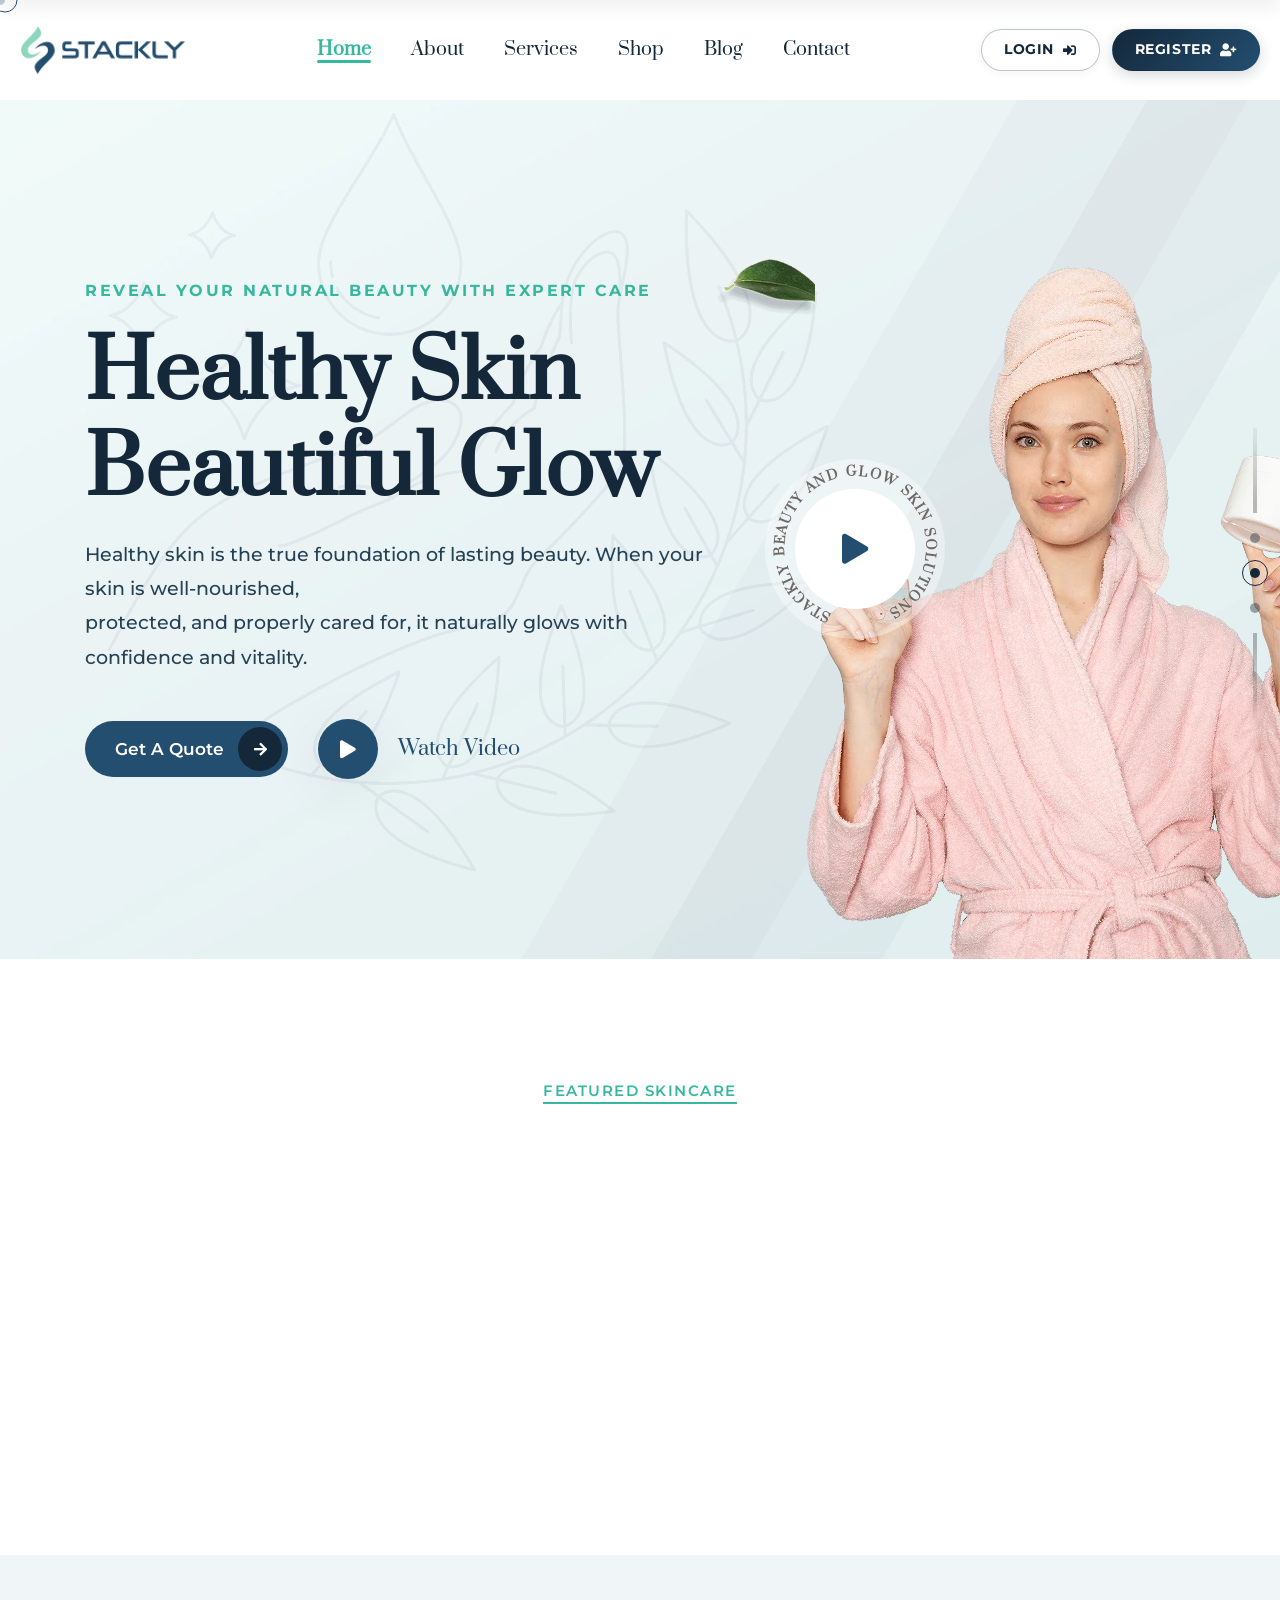
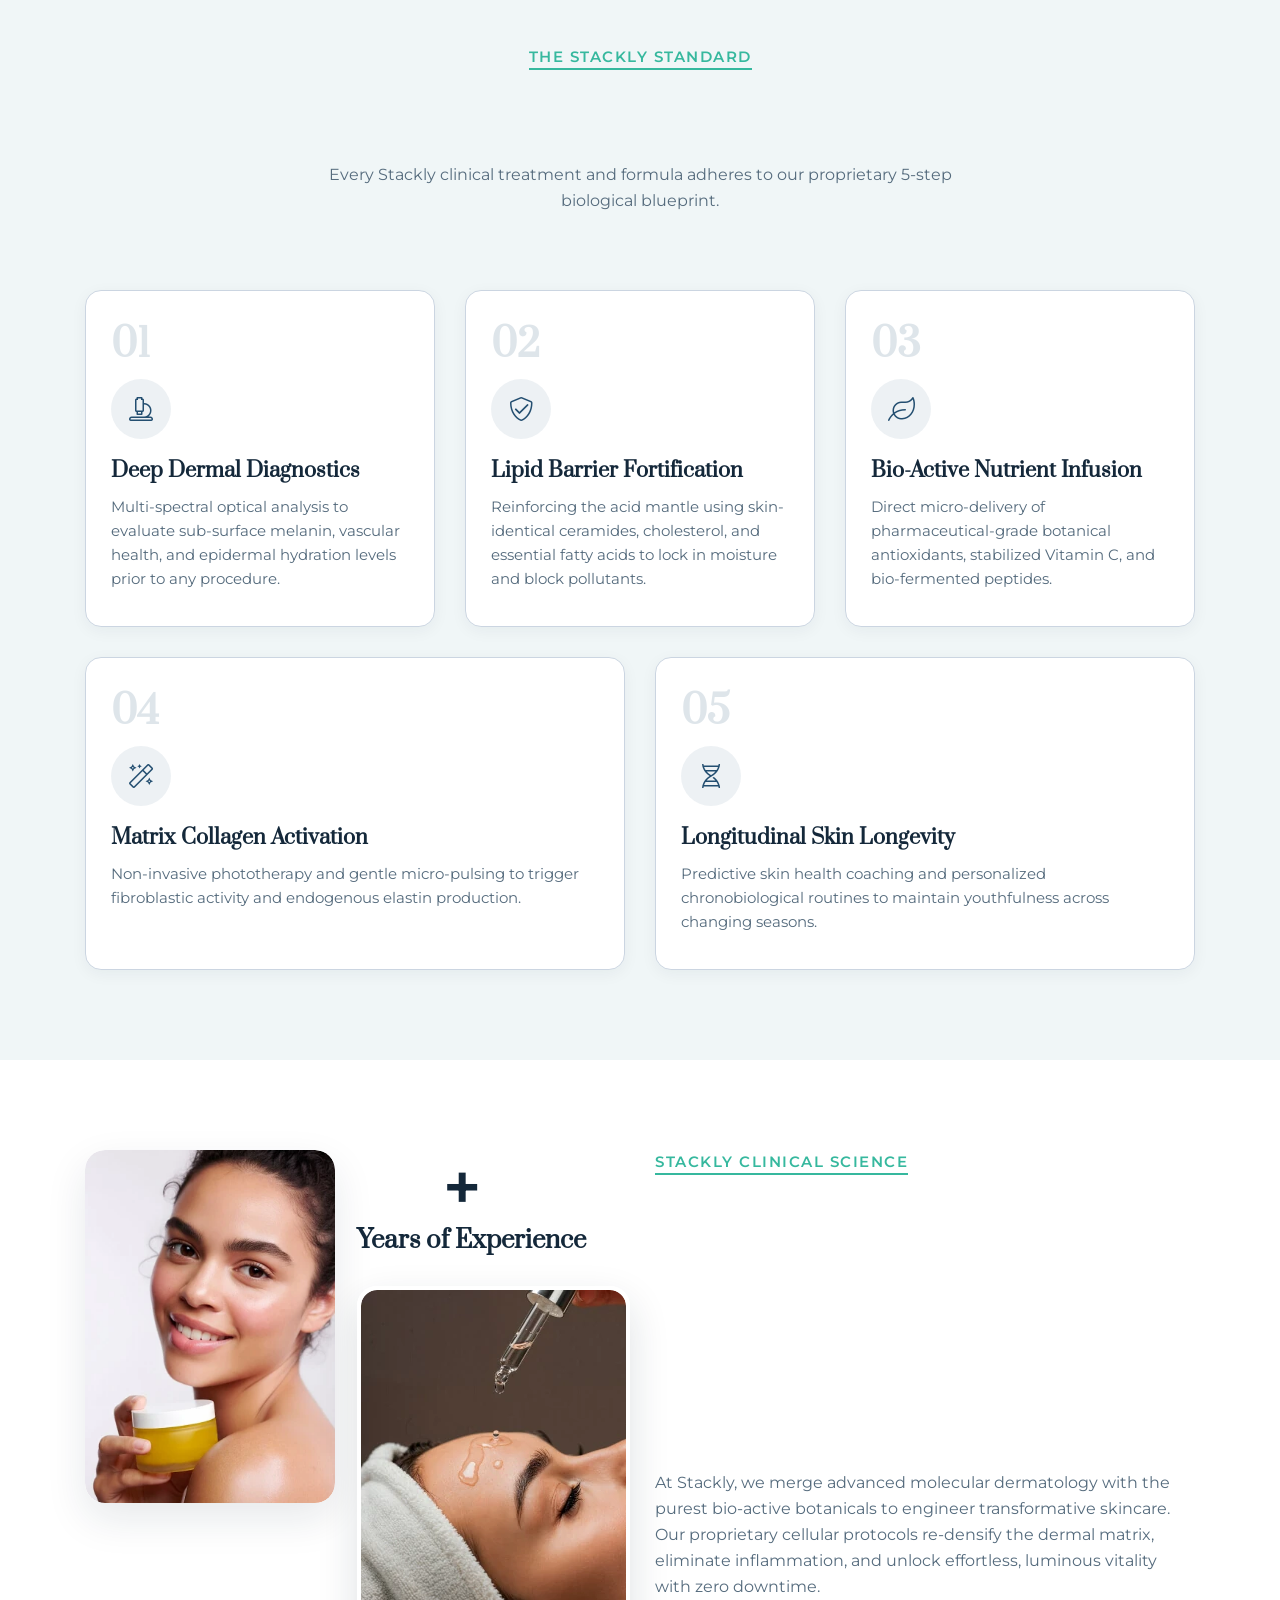
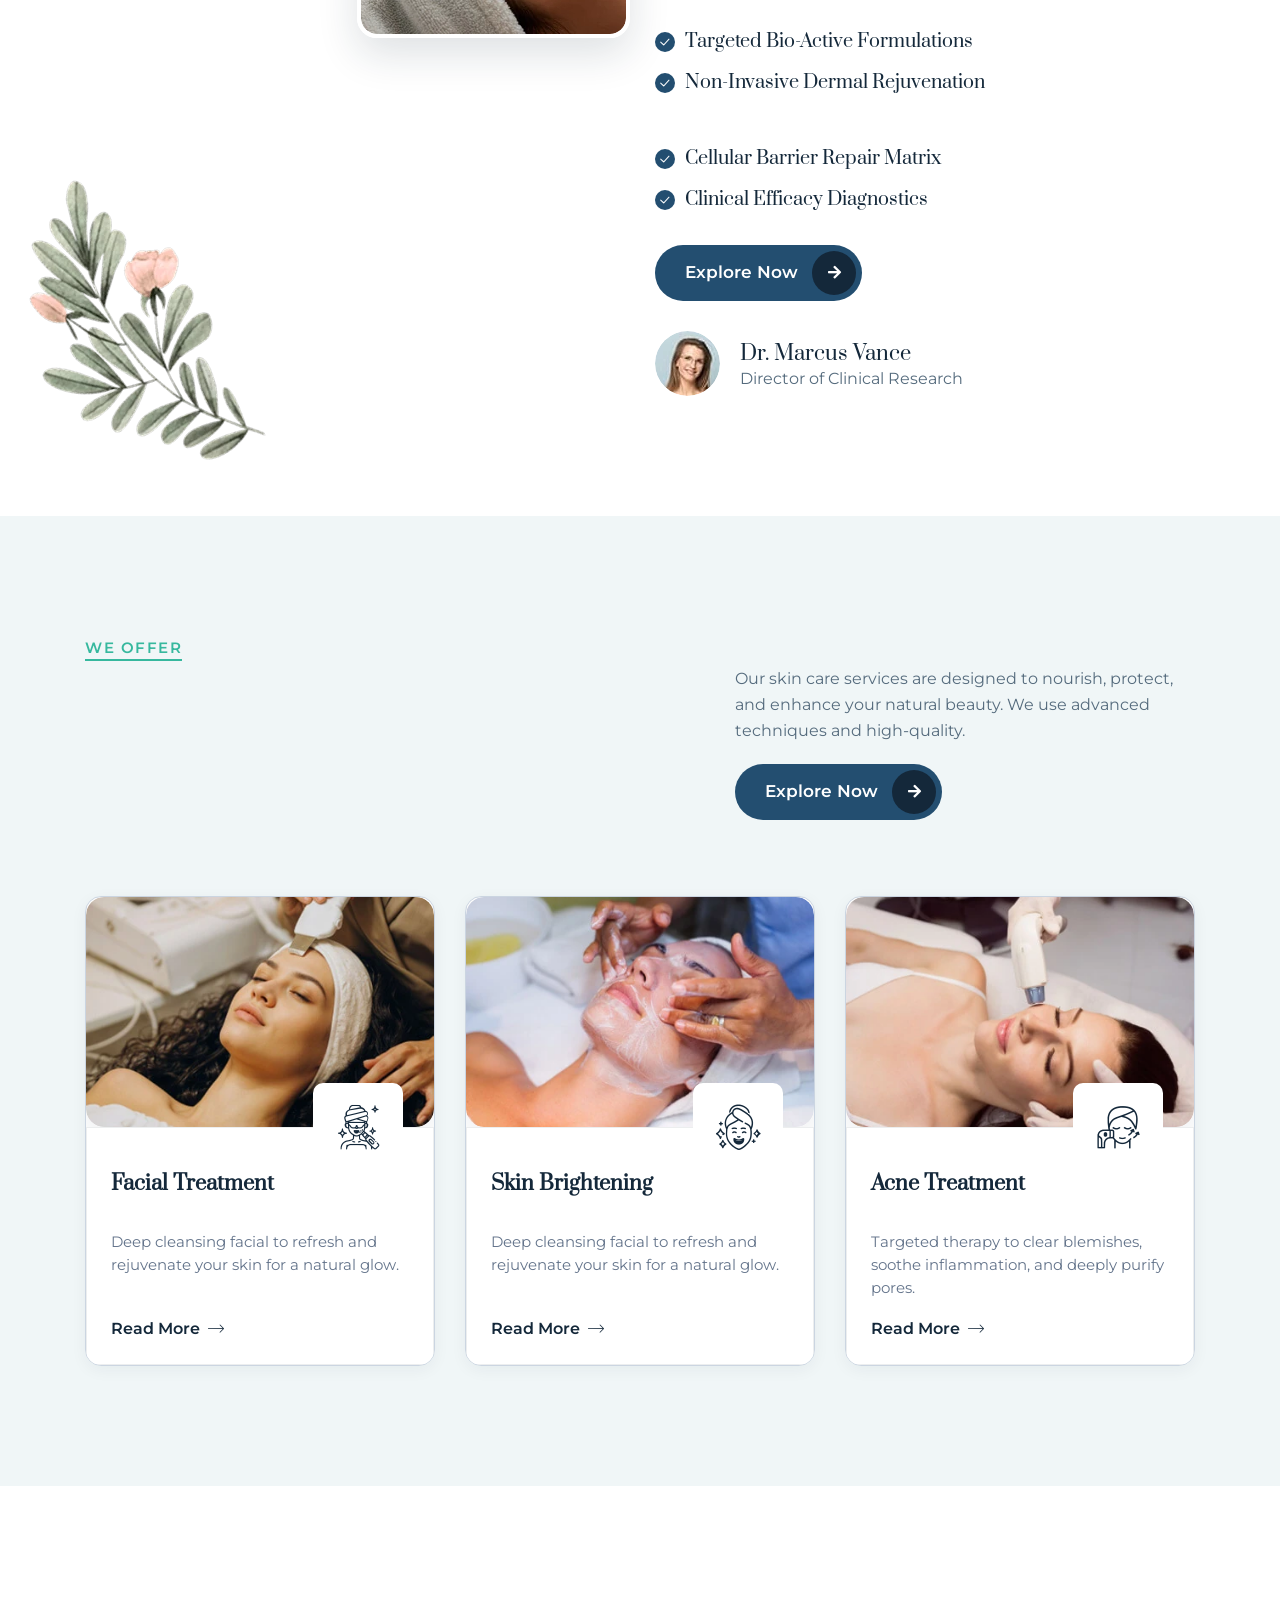
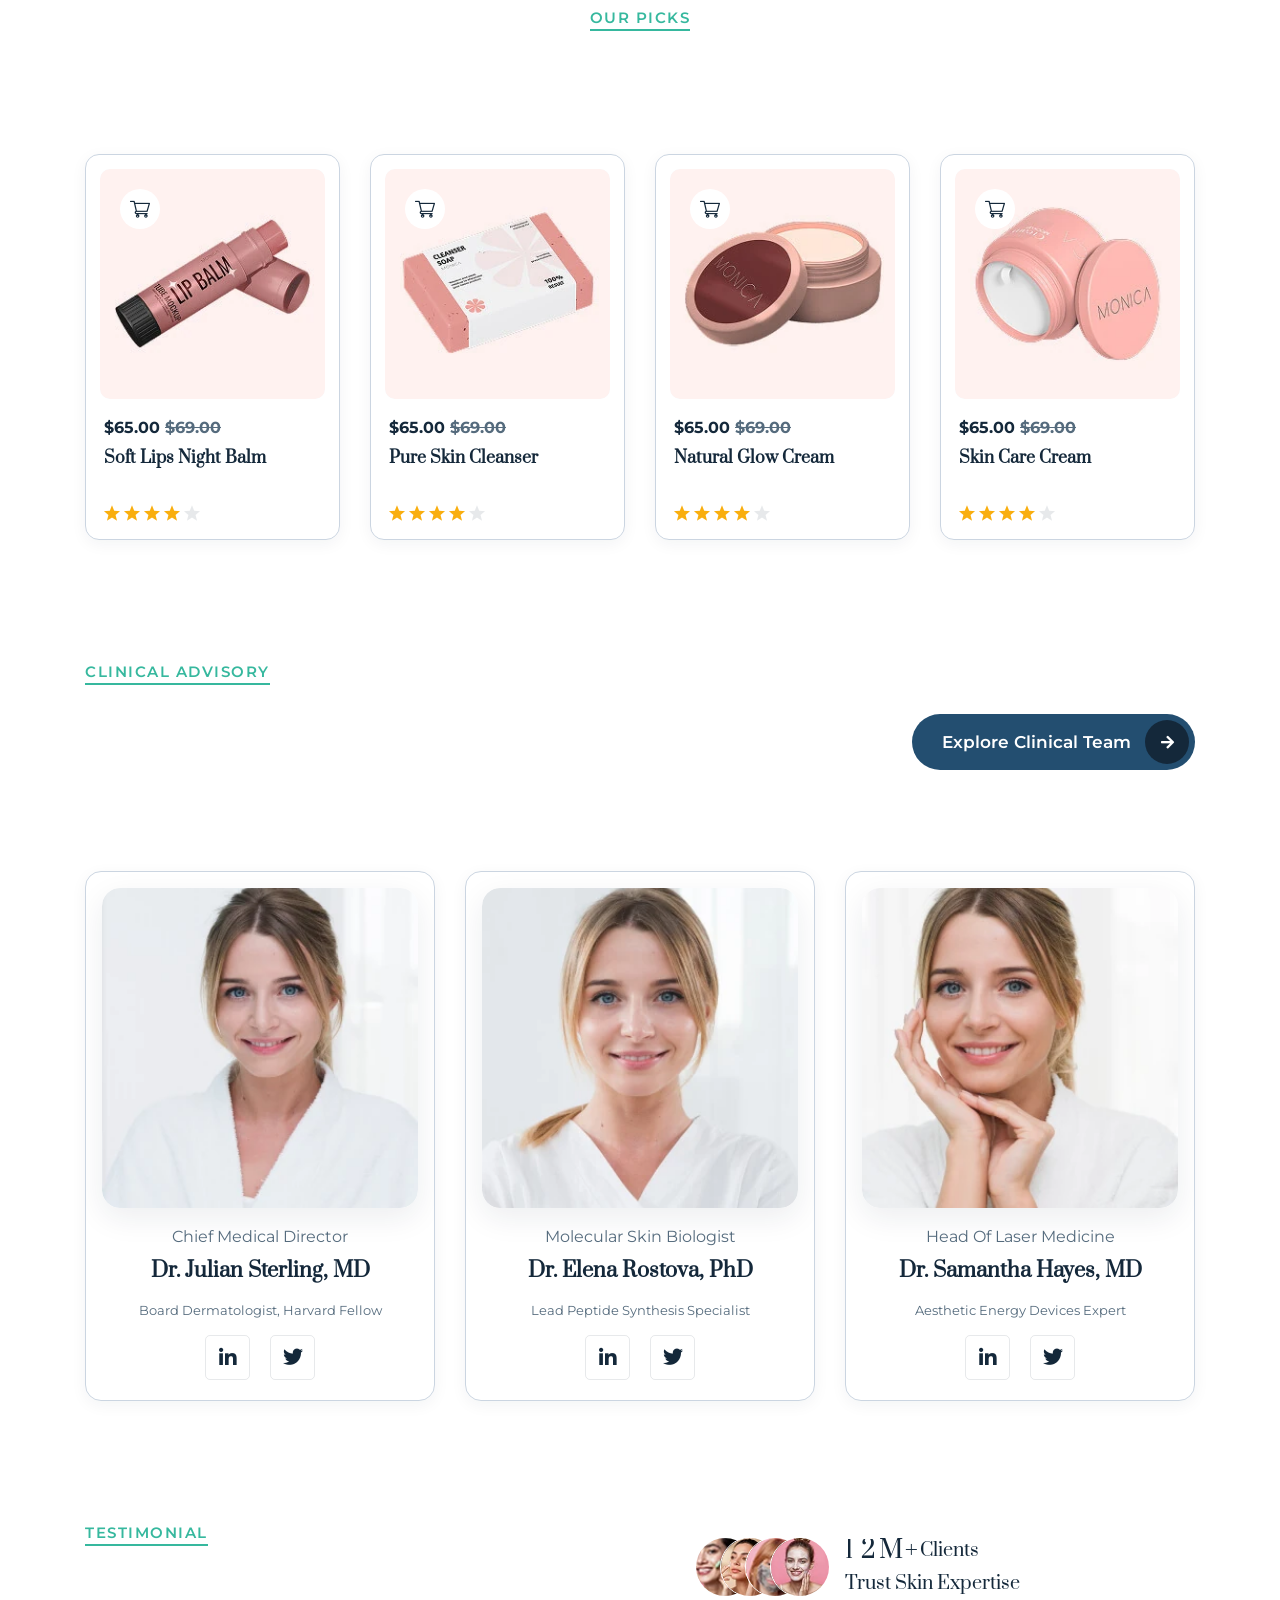
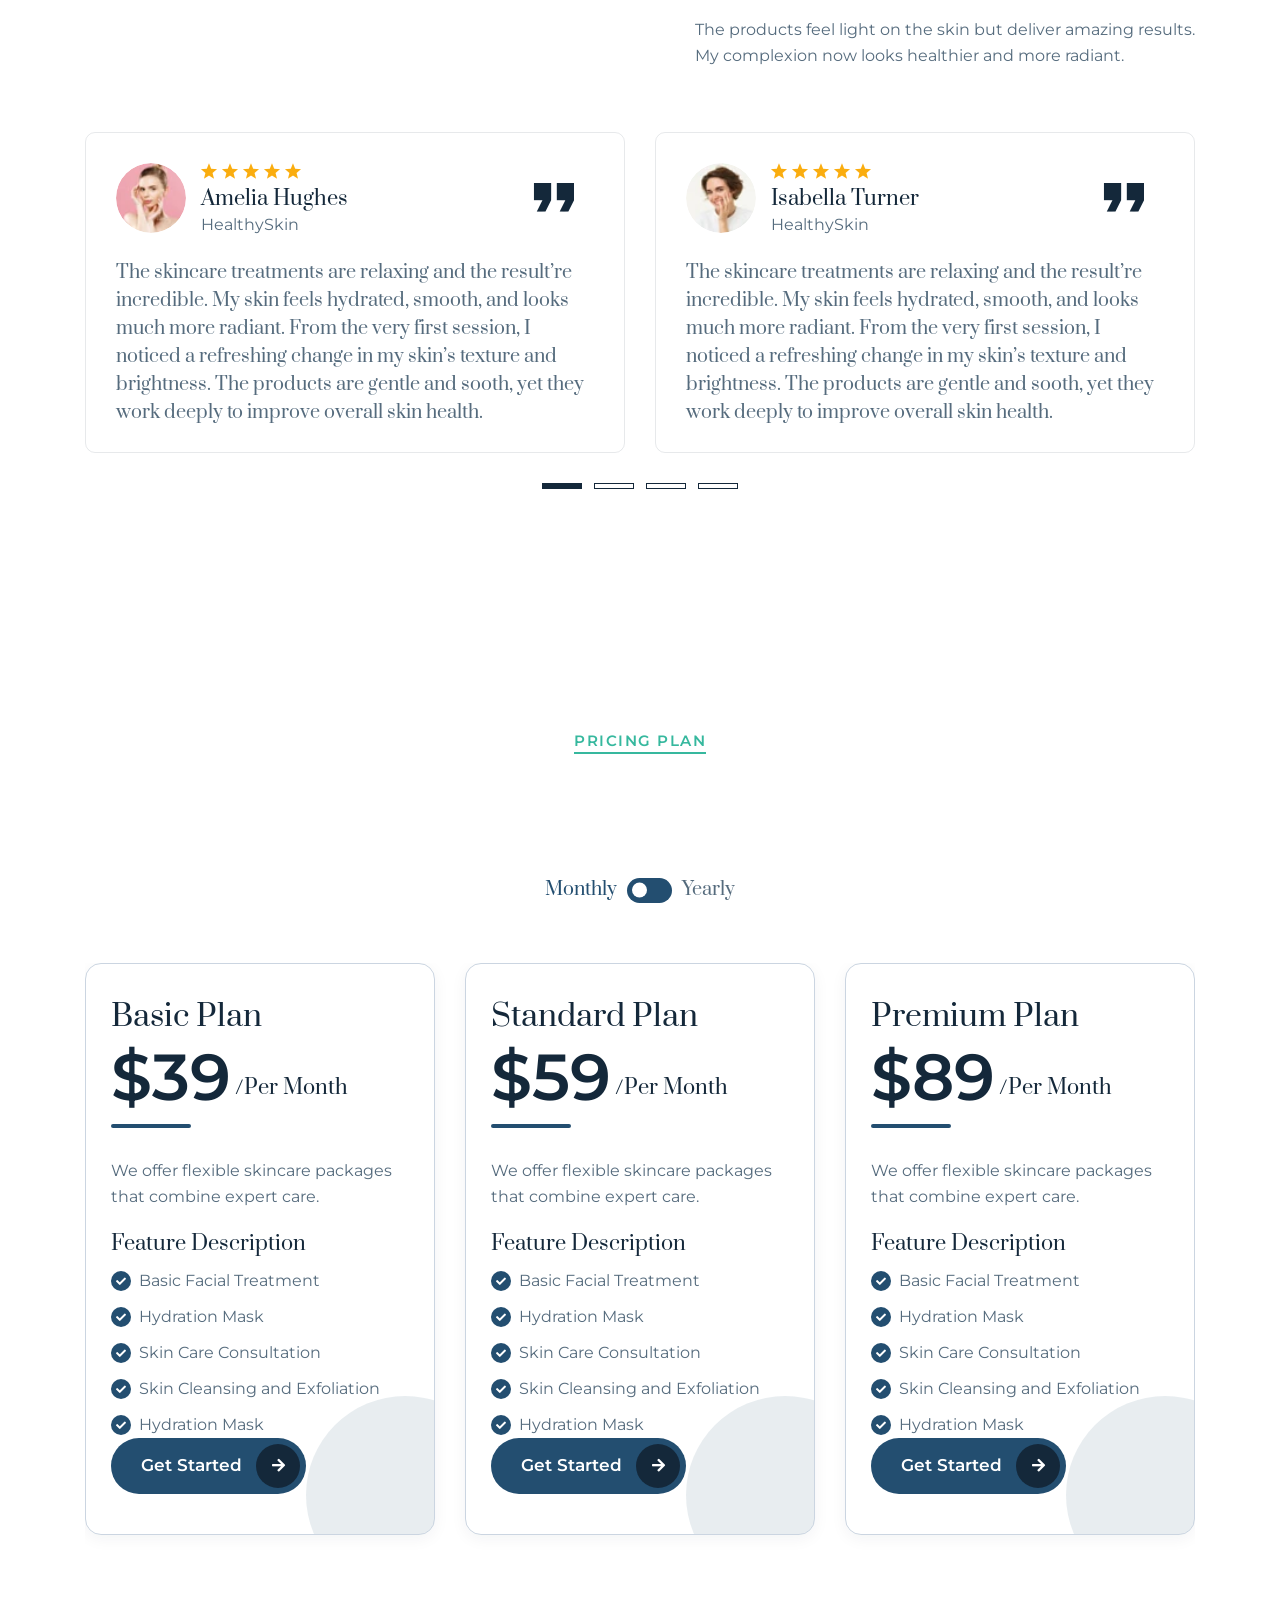
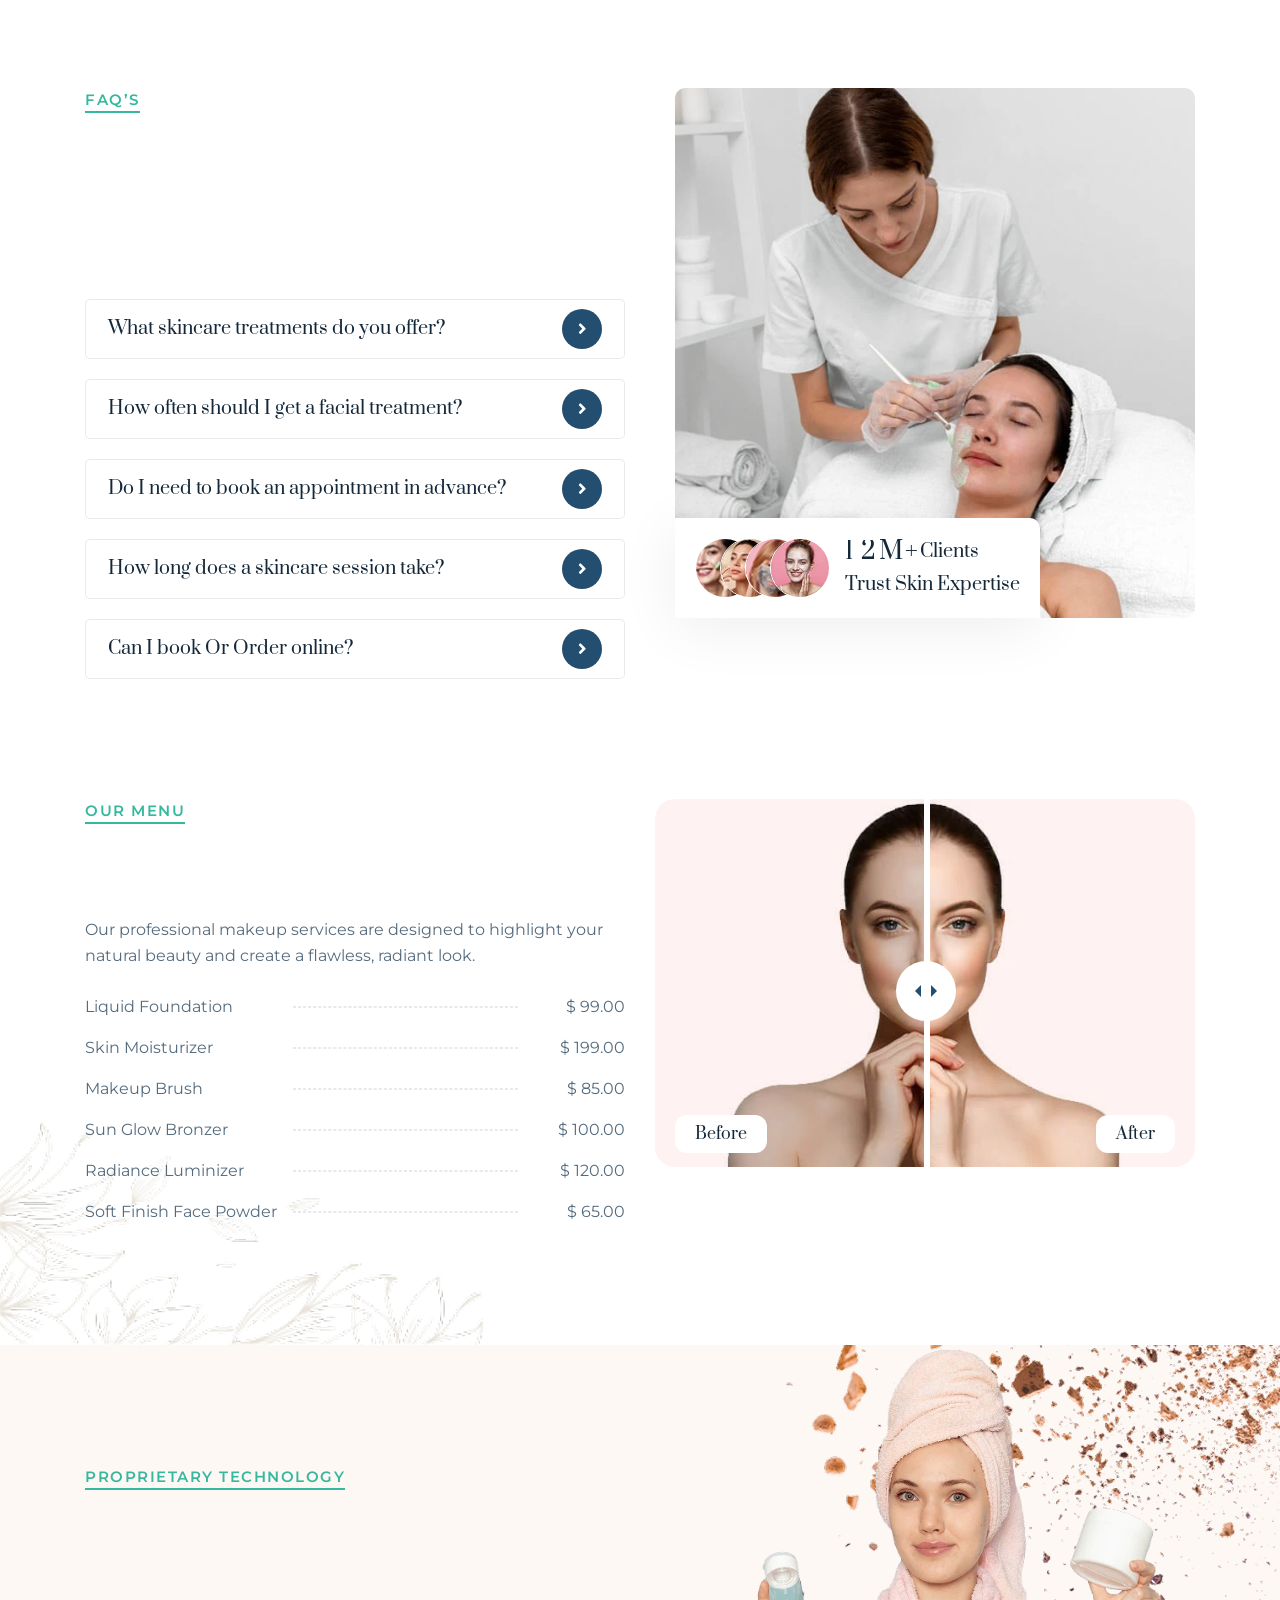
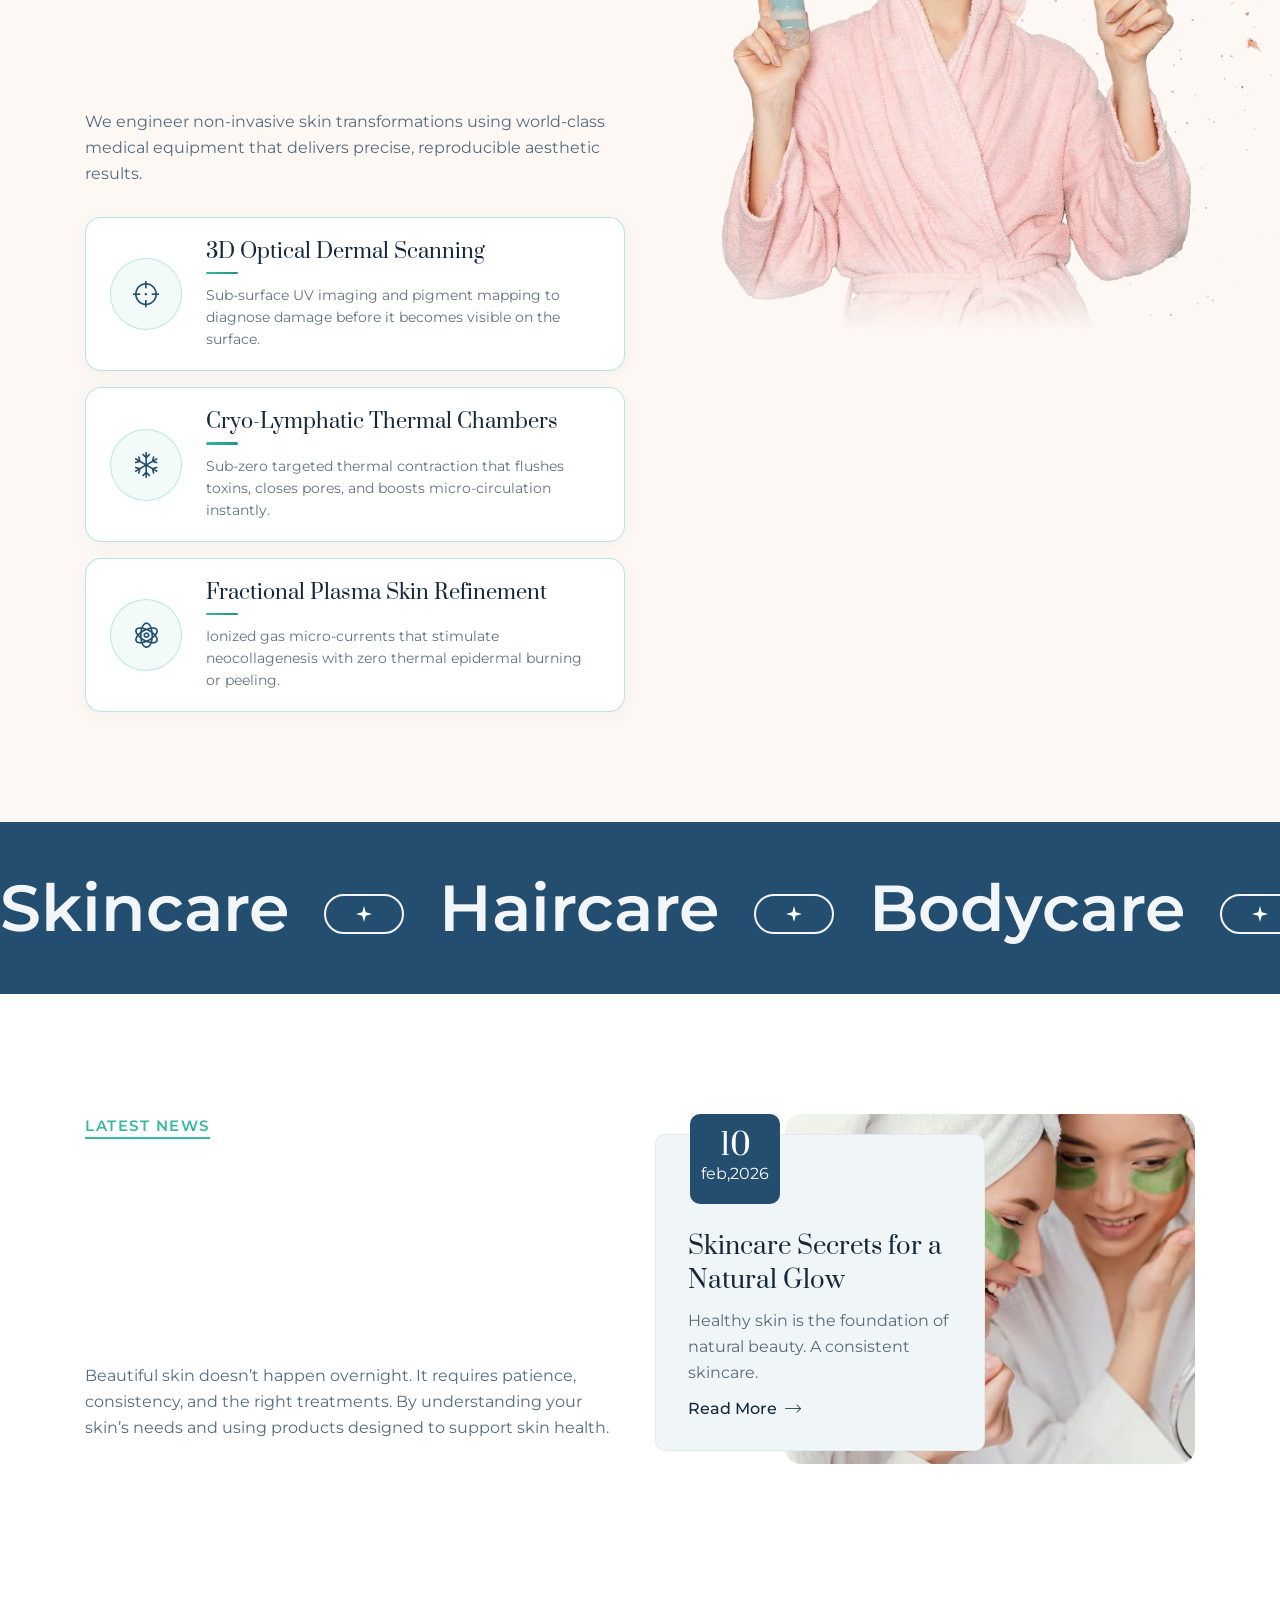
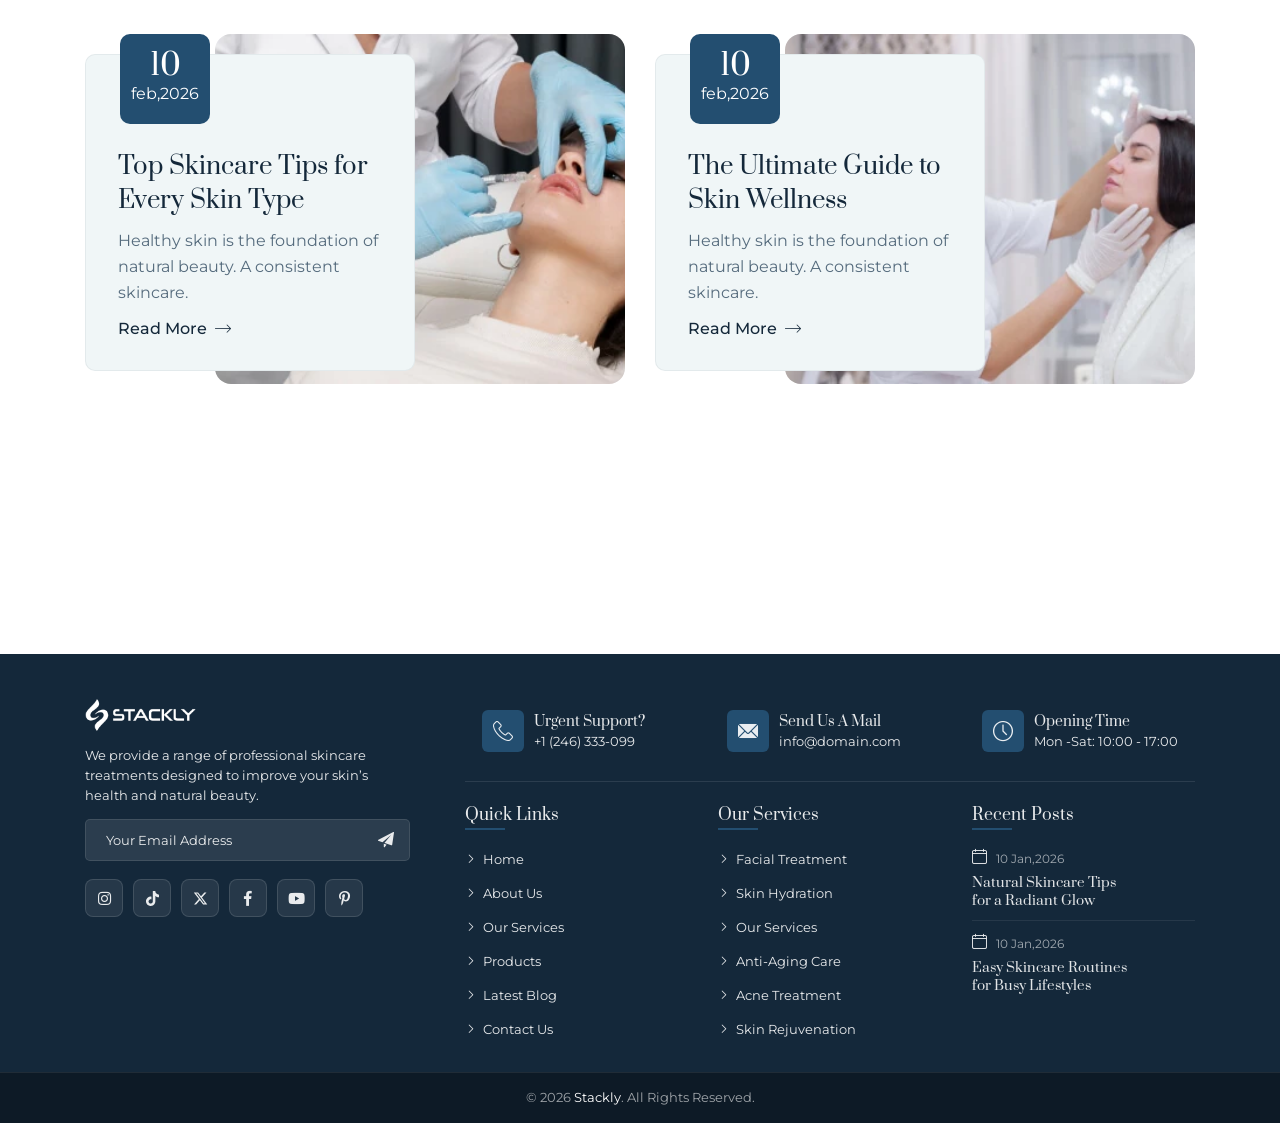
<file: index.html>
<!DOCTYPE html><html lang="en"><head>
    <meta charset="utf-8">
    <meta name="viewport" content="width=device-width, initial-scale=1.0">
    <title> Home || Stackly </title>
    <!-- Favicon removed -->
    <link rel="icon" href="data:,">
    <meta name="description" content="Stackly ">

    <!-- fonts -->
    <link rel="preconnect" href="https://fonts.googleapis.com">
    <link rel="preconnect" href="https://fonts.gstatic.com" crossorigin="">
    <link href="https://fonts.googleapis.com/css2?family=Montserrat:ital,wght@0,100..900;1,100..900&amp;display=swap" rel="stylesheet">
    <link href="https://fonts.googleapis.com/css2?family=Prata&amp;display=swap" rel="stylesheet">


    <!-- All Bundled CSS -->
    <link rel="stylesheet" href="css/style.css">
    <link rel="stylesheet" href="css/custom-auth-dashboard.css?v=3.1">
</head>

<body class="custom-cursor">

    <div class="custom-cursor__cursor"></div>
    <div class="custom-cursor__cursor-two"></div>

    <!--Start Preloader-->
    <div id="preloader">
        <div class="preloader">
            <span></span>
            <span></span>
        </div>
    </div>
    <!--End Preloader-->



    <!-- Start sidebar widget content -->
    <div class="xs-sidebar-group info-group info-sidebar">
        <div class="xs-overlay xs-bg-black"></div>
        <div class="xs-sidebar-widget">
            <div class="sidebar-widget-container">
                <div class="widget-heading">
                    <a href="#" class="close-side-widget">X</a>
                </div>
                <div class="sidebar-textwidget">
                    <div class="sidebar-info-contents">
                        <div class="content-inner">
                            <div class="logo"><a href="index.html"><img src="images/logo-stackly.webp" alt="Stackly" style="max-height: 48px; width: auto;"></a></div>
                            <div class="content-box">
                                <h4>About Us</h4>
                                <div class="inner-text">
                                    <p>Contrary to popular belief, Lorem Ipsum is not simply random text. It has
                                        roots in a piece of classical Latin literature from 45 BC, making it over
                                        2000 years old.
                                    </p>
                                </div>
                            </div>

                            <div class="form-inner">
                                <h4>Get a free quote</h4>
                                <form action="assets/inc/sendemail.php" method="POST" class="contact-form-validated">
                                    <div class="form-group">
                                        <input type="text" name="name" placeholder="Name" required="">
                                    </div>
                                    <div class="form-group">
                                        <input type="email" name="email" placeholder="Email" required="">
                                    </div>
                                    <div class="form-group">
                                        <textarea name="message" placeholder="Message..." required=""></textarea>
                                    </div>
                                    <div class="form-group message-btn">
                                        <button class="thm-btn" data-text="Submit Now +" type="submit" data-loading-text="Please wait...">Submit Now
                                            <span class="fas fa-arrow-right"></span>
                                        </button>
                                    </div>
                                    <div class="result"></div>
                                </form>
                            </div>

                            <div class="sidebar-contact-info">
                                <h4>Contact Info</h4>
                                <ul class="list-unstyled">
                                    <li>
                                        <span class="icon-maps-and-flags"></span> 88 broklyn street, New York
                                    </li>
                                    <li>
                                        <span class="icon-call"></span>
                                        <a href="tel:123456789">+1 555-9990-153</a>
                                    </li>
                                    <li>
                                        <span class="icon-email"></span>
                                        <a href="mailto:info@example.com">info@example.com</a>
                                    </li>
                                </ul>
                            </div>
                            <div class="thm-social-link1">
                                <ul class="social-box list-unstyled">
                                    <li>
                                        <a href="#"><i class="fab fa-facebook-f" aria-hidden="true"></i></a>
                                    </li>
                                    <li>
                                        <a href="#"><i class="fab fa-twitter" aria-hidden="true"></i></a>
                                    </li>
                                    <li>
                                        <a href="#"><i class="fab fa-pinterest-p" aria-hidden="true"></i></a>
                                    </li>
                                    <li>
                                        <a href="#"><i class="fab fa-instagram" aria-hidden="true"></i></a>
                                    </li>
                                </ul>
                            </div>
                        </div>
                    </div>
                </div>
            </div>
        </div>
    </div>
    <!-- End sidebar widget content -->


    <div class="page-wrapper">
        <header class="main-header">
            <nav class="main-menu">
                <div class="main-menu__wrapper">
                    <div class="main-menu__wrapper-inner">
                        <div class="main-menu__left">
                            <div class="main-menu__logo">
                                <a href="index.html"><img src="images/logo-stackly.webp" alt="Stackly" style="max-height: 48px; width: auto;"></a>
                            </div>
                        </div>
                        <div class="main-menu__main-menu-box">
                            <a href="#" class="mobile-nav__toggler"><i class="fa fa-bars"></i></a>
                            <ul class="main-menu__list">
                                <li class="current">
                                    <a href="index.html">Home</a>
                                </li>
                                <li>
                                    <a href="about.html">About</a>
                                </li>
                                <li>
                                    <a href="services.html">Services</a>
                                </li>
                                <li>
                                    <a href="products.html">Shop</a>
                                </li>
                                <li>
                                    <a href="blog.html">Blog</a>
                                </li>
                                <li>
                                    <a href="contact.html">Contact</a>
                                </li>
                            </ul>
                        </div>
                        <div class="main-menu__right">
                            <div class="main-menu__call">
                                <div class="main-menu__call-icon">
                                    <i class="icon-telephone"></i>
                                </div>
                                <div class="main-menu__call-content">
                                    <p class="main-menu__call-sub-title">Call Anytime</p>
                                    <h5 class="main-menu__call-number"><a href="tel:9288006780">+92 ( 8800 ) - 6780</a></h5>
                                </div>
                            </div>
                            <div class="main-menu__search-cart-box">
                                <div class="main-menu__search-cart-box">
                                    <div class="main-menu__search-box">
                                        <a href="#" class="main-menu__search searcher-toggler-box fal fa-search"></a>
                                    </div>
                                    <div class="main-menu__cart-box">
                                        <a href="cart.html" class="main-menu__cart">
                                            <span class="fal fa-shopping-cart"></span>
                                            <span class="main-menu__cart-count">02</span>
                                        </a>
                                    </div>
                                </div>
                            </div>
                            <div class="main-menu__nav-sidebar-icon">
                                <a class="navSidebar-button" href="#">
                                    <span class="icon-dots-menu-one"></span>
                                    <span class="icon-dots-menu-two"></span>
                                    <span class="icon-dots-menu-three"></span>
                                </a>
                            </div>
                            <div class="main-menu__btn-box auth-nav-box" id="authNavBox">
                                <div class="auth-nav-group guest-nav-actions" id="guestNavActions">
                                    <a class="thm-btn auth-nav-btn auth-nav-btn-login" href="login.html" id="navLoginBtn">
                                        <span>Login</span>
                                        <i class="fas fa-sign-in-alt"></i>
                                    </a>
                                    <a class="thm-btn auth-nav-btn auth-nav-btn-register" href="register.html" id="navRegisterBtn">
                                        <span>Register</span>
                                        <i class="fas fa-user-plus"></i>
                                    </a>
                                </div>
                                <div class="auth-nav-group user-nav-actions" id="userNavActions" style="display: none;">
                                    <a class="thm-btn auth-nav-btn auth-nav-btn-dashboard" href="dashboard.html" id="navDashboardBtn">
                                        <i class="fas fa-th-large"></i>
                                        <span>Dashboard</span>
                                    </a>
                                    <button type="button" class="auth-nav-logout-btn" title="Logout" aria-label="Logout">
                                        <i class="fas fa-sign-out-alt"></i>
                                    </button>
                                </div>
                            </div>
                        </div>
                    </div>
                </div>
            </nav>
        </header>

        <div class="stricky-header stricked-menu main-menu">
            <div class="sticky-header__content"></div><!-- /.sticky-header__content -->
        </div><!-- /.stricky-header -->
<!--Main Slider Start-->
<section class="main-slider">
<div class="swiper-container main-slider__carousel">
<div class="swiper-wrapper">
<div class="swiper-slide">
<div class="main-slider__bg" style="background-image: url(assets/images/backgrounds/slider-1-1.webp);"></div>
<div class="main-slider__shape-1"></div>
<div class="main-slider__shape-2"></div>
<div class="main-slider__shape-3 float-bob-y">
<img alt="main-slider-shape" src="images/main-slider-shape-3.webp"/>
</div>
<div class="container">
<div class="row">
<div class="col-xl-12">
<div class="main-slider__content">
<p class="main-slider__sub-title">True Beauty Starts with Healthy Skin</p>
<h2 class="main-slider__title">Glow Starts with <br/> Healthy Skin</h2>
<p class="main-slider__text">Healthy skin is the true foundation of lasting
                                            beauty. When your skin is well-nourished, <br/> protected, and properly cared
                                            for, it naturally glows with confidence and vitality.</p>
<div class="main-slider__btn-and-video-box">
<div class="main-slider__btn-box">
<a class="thm-btn" href="404.html">Get a Quote
                                                    <span class="fas fa-arrow-right"></span>
</a>
</div>
<div class="main-slider__video-link">
<a class="video-popup" href="404.html">
<div class="main-slider__video-icon">
<span class="fa fa-play"></span>
<i class="ripple"></i>
</div>
</a>
<h4 class="main-slider__video-title">Watch Video</h4>
</div>
</div>
<div class="main-slider__img-box">
<div class="main-slider__img">
<img alt="main-slider-img" src="images/main-slider-img-1-1.webp"/>
</div>
<div class="main-slider__img-shape">
<img alt="main-slider-img-shape" src="images/main-slider-img-shape-1.webp"/>
</div>
<div class="main-slider__img-shape-2">
<img alt="main-slider-img-shape" src="images/main-slider-img-shape-2.webp"/>
</div>
<div class="main-slider__circle-text">
<div class="main-slider__round-text-box">
<div class="inner">
<div class="main-slider__curved-circle rotate-me">
                                                            Stackly Beauty and Glow Skin Solutions .
                                                        </div>
</div>
<div class="overlay-icon-box">
<a class="video-popup" href="404.html"><i class="fas fa-play"></i></a>
</div>
</div>
</div>
</div>
</div>
</div>
</div>
</div>
</div>
<div class="swiper-slide">
<div class="main-slider__bg" style="background-image: url(assets/images/backgrounds/slider-1-1.webp);"></div>
<div class="main-slider__shape-1"></div>
<div class="main-slider__shape-2"></div>
<div class="main-slider__shape-3 float-bob-y">
<img alt="main-slider-shape" src="images/main-slider-shape-3.webp"/>
</div>
<div class="container">
<div class="row">
<div class="col-xl-12">
<div class="main-slider__content">
<p class="main-slider__sub-title">Reveal Your Natural Beauty with Expert Care
                                        </p>
<h2 class="main-slider__title">Healthy Skin <br/> Beautiful Glow</h2>
<p class="main-slider__text">Healthy skin is the true foundation of lasting
                                            beauty. When your skin is well-nourished, <br/> protected, and properly cared
                                            for, it naturally glows with confidence and vitality.</p>
<div class="main-slider__btn-and-video-box">
<div class="main-slider__btn-box">
<a class="thm-btn" href="404.html">Get a Quote
                                                    <span class="fas fa-arrow-right"></span>
</a>
</div>
<div class="main-slider__video-link">
<a class="video-popup" href="404.html">
<div class="main-slider__video-icon">
<span class="fa fa-play"></span>
<i class="ripple"></i>
</div>
</a>
<h4 class="main-slider__video-title">Watch Video</h4>
</div>
</div>
<div class="main-slider__img-box">
<div class="main-slider__img">
<img alt="main-slider-img" src="images/main-slider-img-1-2.webp"/>
</div>
<div class="main-slider__img-shape">
<img alt="main-slider-img-shape" src="images/main-slider-img-shape-1.webp"/>
</div>
<div class="main-slider__img-shape-2">
<img alt="main-slider-img-shape" src="images/main-slider-img-shape-2.webp"/>
</div>
<div class="main-slider__circle-text">
<div class="main-slider__round-text-box">
<div class="inner">
<div class="main-slider__curved-circle rotate-me">
                                                            Stackly Beauty and Glow Skin Solutions .
                                                        </div>
</div>
<div class="overlay-icon-box">
<a class="video-popup" href="404.html"><i class="fas fa-play"></i></a>
</div>
</div>
</div>
</div>
</div>
</div>
</div>
</div>
</div>
<div class="swiper-slide">
<div class="main-slider__bg" style="background-image: url(assets/images/backgrounds/slider-1-1.webp);"></div>
<div class="main-slider__shape-1"></div>
<div class="main-slider__shape-2"></div>
<div class="main-slider__shape-3 float-bob-y">
<img alt="main-slider-shape" src="images/main-slider-shape-3.webp"/>
</div>
<div class="container">
<div class="row">
<div class="col-xl-12">
<div class="main-slider__content">
<p class="main-slider__sub-title">Fresh, Radiant &amp; Naturally Beautiful Skin</p>
<h2 class="main-slider__title">Your Journey to <br/> Perfect Skin</h2>
<p class="main-slider__text">Healthy skin is the true foundation of lasting
                                            beauty. When your skin is well-nourished, <br/> protected, and properly cared
                                            for, it naturally glows with confidence and vitality.</p>
<div class="main-slider__btn-and-video-box">
<div class="main-slider__btn-box">
<a class="thm-btn" href="404.html">Get a Quote
                                                    <span class="fas fa-arrow-right"></span>
</a>
</div>
<div class="main-slider__video-link">
<a class="video-popup" href="404.html">
<div class="main-slider__video-icon">
<span class="fa fa-play"></span>
<i class="ripple"></i>
</div>
</a>
<h4 class="main-slider__video-title">Watch Video</h4>
</div>
</div>
<div class="main-slider__img-box">
<div class="main-slider__img">
<img alt="main-slider-img" src="images/main-slider-img-1-3.webp"/>
</div>
<div class="main-slider__img-shape">
<img alt="main-slider-img-shape" src="images/main-slider-img-shape-1.webp"/>
</div>
<div class="main-slider__img-shape-2">
<img alt="main-slider-img-shape" src="images/main-slider-img-shape-2.webp"/>
</div>
<div class="main-slider__circle-text">
<div class="main-slider__round-text-box">
<div class="inner">
<div class="main-slider__curved-circle rotate-me">
                                                            Stackly Beauty and Glow Skin Solutions .
                                                        </div>
</div>
<div class="overlay-icon-box">
<a class="video-popup" href="404.html"><i class="fas fa-play"></i></a>
</div>
</div>
</div>
</div>
</div>
</div>
</div>
</div>
</div>
</div>
<div class="swiper-pagination" id="main-slider-pagination"></div>
<!-- If we need navigation buttons -->
</div>
</section>
<!--Main Slider End-->
<!--Feature One Start -->
<section class="feature-one">
<div class="container">
<div class="section-title text-center sec-title-animation animation-style1">
<div class="section-title__tagline-box">
<p class="section-title__tagline">Featured Skincare</p>
<div class="section-title__tagline-shape"></div>
</div>
<h2 class="section-title__title title-animation">Beauty and Glow Skin Solutions</h2>
</div>
<div class="feature-one__inner">
<div class="row">
<!--Feature One Single Start -->
<div class="col-xl-3 col-lg-6 col-md-6 wow fadeInLeft" data-wow-delay="0ms" data-wow-duration="1500ms">
<div class="feature-one__single">
<div class="feature-one__img">
<img alt="feature-one-image" src="images/feature-1-1.webp"/>
<div class="feature-one__content">
<h4 class="feature-one__title"><a href="404.html">Deep Hydration
                                                <br/> Therapy</a></h4>
<p class="feature-one__text">Restore moisture and keep your skin soft, smooth,
                                            and naturally radiant.</p>
<div class="feature-one__btn-box">
<a class="thm-btn" href="404.html">Get A Quote
                                                <span class="fas fa-arrow-right"></span>
</a>
</div>
</div>
</div>
</div>
</div>
<!--Feature One Single End -->
<!--Feature One Single Start -->
<div class="col-xl-3 col-lg-6 col-md-6 wow fadeInRight" data-wow-delay="0ms" data-wow-duration="1500ms">
<div class="feature-one__single">
<div class="feature-one__img">
<img alt="feature-one-image" src="images/feature-1-2.webp"/>
<div class="feature-one__content">
<h4 class="feature-one__title"><a href="404.html">Anti-Aging <br/>
                                                Solutions</a></h4>
<p class="feature-one__text">Restore moisture and keep your skin soft, smooth,
                                            and naturally radiant.</p>
<div class="feature-one__btn-box">
<a class="thm-btn" href="404.html">Get A Quote
                                                <span class="fas fa-arrow-right"></span>
</a>
</div>
</div>
</div>
</div>
</div>
<!--Feature One Single End -->
<!--Feature One Single Start -->
<div class="col-xl-3 col-lg-6 col-md-6 wow fadeInLeft" data-wow-delay="0ms" data-wow-duration="1500ms">
<div class="feature-one__single">
<div class="feature-one__img">
<img alt="feature-one-image" src="images/feature-1-3.webp"/>
<div class="feature-one__content">
<h4 class="feature-one__title"><a href="404.html">Acne &amp; Blemish
                                                <br/> Treatment</a>
</h4>
<p class="feature-one__text">Restore moisture and keep your skin soft, smooth,
                                            and naturally radiant.</p>
<div class="feature-one__btn-box">
<a class="thm-btn" href="404.html">Get A Quote
                                                <span class="fas fa-arrow-right"></span>
</a>
</div>
</div>
</div>
</div>
</div>
<!--Feature One Single End -->
<!--Feature One Single Start -->
<div class="col-xl-3 col-lg-6 col-md-6 wow fadeInRight" data-wow-delay="0ms" data-wow-duration="1500ms">
<div class="feature-one__single">
<div class="feature-one__img">
<img alt="feature-one-image" src="images/feature-1-4.webp"/>
<div class="feature-one__content">
<h4 class="feature-one__title"><a href="404.html">Skin Brightening
                                                <br/> Care</a></h4>
<p class="feature-one__text">Restore moisture and keep your skin soft, smooth,
                                            and naturally radiant.</p>
<div class="feature-one__btn-box">
<a class="thm-btn" href="404.html">Get A Quote
                                                <span class="fas fa-arrow-right"></span>
</a>
</div>
</div>
</div>
</div>
</div>
<!--Feature One Single End -->
</div>
</div>
</div>
</section>
<!--Feature One End -->
<!-- Stackly 5-Pillar Skin Health Matrix Start -->
<section class="stackly-matrix-one" style="padding: 90px 0; background: var(--pureglow-primary);">
<div class="container">
<div class="section-title text-center sec-title-animation animation-style1">
<div class="section-title__tagline-box">
<p class="section-title__tagline">The Stackly Standard</p>
<div class="section-title__tagline-shape"></div>
</div>
<h2 class="section-title__title title-animation">The 5 Pillars of Healthy Cellular Longevity</h2>
<p style="max-width: 680px; margin: 15px auto 0; color: var(--pureglow-gray); font-size: 16px;">Every Stackly clinical treatment and formula adheres to our proprietary 5-step biological blueprint.</p>
</div>
<div class="row gutter-y-30" style="margin-top: 40px;">
<div class="col-xl-4 col-lg-6 col-md-6 wow fadeInUp" data-wow-delay="100ms">
<div class="stackly-card">
<div class="stackly-card__number">01</div>
<div class="stackly-card__icon"><i class="fal fa-microscope"></i></div>
<h3 class="stackly-card__title">Deep Dermal Diagnostics</h3>
<p class="stackly-card__text">Multi-spectral optical analysis to evaluate sub-surface melanin, vascular health, and epidermal hydration levels prior to any procedure.</p>
</div>
</div>
<div class="col-xl-4 col-lg-6 col-md-6 wow fadeInUp" data-wow-delay="200ms">
<div class="stackly-card">
<div class="stackly-card__number">02</div>
<div class="stackly-card__icon"><i class="fal fa-shield-check"></i></div>
<h3 class="stackly-card__title">Lipid Barrier Fortification</h3>
<p class="stackly-card__text">Reinforcing the acid mantle using skin-identical ceramides, cholesterol, and essential fatty acids to lock in moisture and block pollutants.</p>
</div>
</div>
<div class="col-xl-4 col-lg-6 col-md-6 wow fadeInUp" data-wow-delay="300ms">
<div class="stackly-card">
<div class="stackly-card__number">03</div>
<div class="stackly-card__icon"><i class="fal fa-leaf"></i></div>
<h3 class="stackly-card__title">Bio-Active Nutrient Infusion</h3>
<p class="stackly-card__text">Direct micro-delivery of pharmaceutical-grade botanical antioxidants, stabilized Vitamin C, and bio-fermented peptides.</p>
</div>
</div>
<div class="col-xl-6 col-lg-6 col-md-6 wow fadeInUp" data-wow-delay="400ms">
<div class="stackly-card">
<div class="stackly-card__number">04</div>
<div class="stackly-card__icon"><i class="fal fa-magic"></i></div>
<h3 class="stackly-card__title">Matrix Collagen Activation</h3>
<p class="stackly-card__text">Non-invasive phototherapy and gentle micro-pulsing to trigger fibroblastic activity and endogenous elastin production.</p>
</div>
</div>
<div class="col-xl-6 col-lg-12 col-md-12 wow fadeInUp" data-wow-delay="500ms">
<div class="stackly-card">
<div class="stackly-card__number">05</div>
<div class="stackly-card__icon"><i class="fal fa-dna"></i></div>
<h3 class="stackly-card__title">Longitudinal Skin Longevity</h3>
<p class="stackly-card__text">Predictive skin health coaching and personalized chronobiological routines to maintain youthfulness across changing seasons.</p>
</div>
</div>
</div>
</div>
</section>
<!-- Stackly 5-Pillar Skin Health Matrix End -->
<!--About One Start -->
<section class="about-one">
<div class="about-one-shape-1 float-bob-y">
<img alt="about-one-shape" src="images/about-one-shape-1.webp"/>
</div>
<div class="about-one-shape-2 float-bob-y">
<img alt="about-one-shape" src="images/about-one-shape-2.webp"/>
</div>
<div class="container">
<div class="row">
<div class="col-xl-6 wow fadeInRight" data-wow-delay="0ms" data-wow-duration="1500ms">
<div class="about-one__left">
<div class="about-one__img-box">
<div class="about-one__img">
<img alt="about-one-img" src="images/about-one-img-1.webp"/>
</div>
<div class="about-one__img-two-and-content">
<div class="about-one__img-two-counter">
<div class="about-one__img-two-counter-count">
<h3 class="odometer" data-count="27">00</h3>
<span class="plus">+</span>
</div>
<div class="about-one__img-two-counter-count-title">
<h4>Years of Experience</h4>
</div>
</div>
<div class="about-one__img-2">
<img alt="about-one-img" src="images/about-one-img-2.webp"/>
</div>
</div>
</div>
</div>
</div>
<div class="col-xl-6 wow fadeInLeft" data-wow-delay="0ms" data-wow-duration="1500ms">
<div class="about-one__right">
<div class="section-title text-left sec-title-animation animation-style2">
<div class="section-title__tagline-box">
<p class="section-title__tagline">Stackly Clinical Science</p>
<div class="section-title__tagline-shape"></div>
</div>
<h2 class="section-title__title title-animation">Precision Aesthetic Dermatology &amp; Bio-Active Cellular Science</h2>
</div>
<p class="about-one__text">At Stackly, we merge advanced molecular dermatology with the purest bio-active botanicals to engineer transformative skincare. Our proprietary cellular protocols re-densify the dermal matrix, eliminate inflammation, and unlock effortless, luminous vitality with zero downtime.</p>
<div class="about-one__point-box">
<ul class="about-one__point">
<li>
<div class="icon"><span class="icon-check"></span></div>
<div class="text"><p>Targeted Bio-Active Formulations</p></div>
</li>
<li>
<div class="icon"><span class="icon-check"></span></div>
<div class="text"><p>Non-Invasive Dermal Rejuvenation</p></div>
</li>
</ul>
<ul class="about-one__point two">
<li>
<div class="icon"><span class="icon-check"></span></div>
<div class="text"><p>Cellular Barrier Repair Matrix</p></div>
</li>
<li>
<div class="icon"><span class="icon-check"></span></div>
<div class="text"><p>Clinical Efficacy Diagnostics</p></div>
</li>
</ul>
</div>
<div class="about-one__btn-and-author-box">
<div class="about-one__btn-box">
<a class="thm-btn" href="404.html">Explore Now
                                        <span class="fas fa-arrow-right"></span>
</a>
</div>
<div class="about-one__author-box">
<div class="about-one__author-img">
<img alt="author-img" src="images/about-one-author-img.webp"/>
</div>
<div class="about-one__author-contetn">
<h5>Dr. Marcus Vance</h5>
<p>Director of Clinical Research</p>
</div>
</div>
</div>
</div>
</div>
</div>
</div>
</section>
<!--About One End -->
<!--Services One Start -->
<section class="services-one">
<div class="services-one__shape-1 float-bob-y">
<img alt="services-one-shape" src="images/services-one-shape-1.webp"/>
</div>
<div class="services-one__shape-2 float-bob-y">
<img alt="services-one-shape" src="images/services-one-shape-2.webp"/>
</div>
<div class="container">
<div class="services-one__top">
<div class="row">
<div class="col-xl-6 col-lg-6">
<div class="section-title text-left sec-title-animation animation-style2">
<div class="section-title__tagline-box">
<p class="section-title__tagline">We Offer</p>
<div class="section-title__tagline-shape"></div>
</div>
<h2 class="section-title__title title-animation">Beauty and Skin Care Services</h2>
</div>
</div>
<div class="col-xl-6 col-lg-6">
<div class="services-one__top-right">
<p class="services-one__top-text">Our skin care services are designed to nourish,
                                    protect,
                                    and
                                    enhance your natural beauty. We use advanced techniques and high-quality.</p>
<div class="services-one__btn-box">
<a class="thm-btn" href="404.html">Explore Now
                                        <span class="fas fa-arrow-right"></span>
</a>
</div>
</div>
</div>
</div>
</div>
<div class="services-one__bottom">
<div class="row">
<!--Services One Single Start -->
<div class="col-xl-4 col-lg-6 col-md-6 wow fadeInLeft" data-wow-delay="100ms">
<div class="services-one__single">
<div class="services-one__img">
<img alt="services-one-img" src="images/services-1-1.webp"/>
</div>
<div class="services-one__content">
<div class="services-one__icon">
<span class="icon-botox"></span>
</div>
<h3 class="services-one__title"><a href="404.html">Facial Treatment</a>
</h3>
<p class="services-one__text">Deep cleansing facial to refresh and
                                        rejuvenate your skin for a natural glow.</p>
<a class="services-one__btn" href="404.html">Read More <span class="icon-right-arrow"></span> </a>
</div>
</div>
</div>
<!--Services One Single Start -->
<!--Services One Single Start -->
<div class="col-xl-4 col-lg-6 col-md-6 wow fadeInUp" data-wow-delay="100ms">
<div class="services-one__single">
<div class="services-one__img">
<img alt="services-one-img" src="images/services-1-2.webp"/>
</div>
<div class="services-one__content">
<div class="services-one__icon">
<span class="icon-facial-massage"></span>
</div>
<h3 class="services-one__title"><a href="404.html">Skin Brightening</a>
</h3>
<p class="services-one__text">Deep cleansing facial to refresh and
                                        rejuvenate your skin for a natural glow.</p>
<a class="services-one__btn" href="404.html">Read More <span class="icon-right-arrow"></span> </a>
</div>
</div>
</div>
<!--Services One Single Start -->
<!--Services One Single Start -->
<div class="col-xl-4 col-lg-6 col-md-6 wow fadeInRight" data-wow-delay="100ms">
<div class="services-one__single">
<div class="services-one__img">
<img alt="services-one-img" src="images/services-1-3.webp"/>
</div>
<div class="services-one__content">
<div class="services-one__icon">
<span class="icon-facial-treatment"></span>
</div>
<h3 class="services-one__title"><a href="404.html">Acne Treatment</a>
</h3>
<p class="services-one__text">Targeted therapy to clear blemishes, soothe
                                        inflammation, and deeply purify pores.</p>
<a class="services-one__btn" href="404.html">Read More <span class="icon-right-arrow"></span> </a>
</div>
</div>
</div>
<!--Services One Single Start -->
</div>
</div>
</div>
</section>
<!--Services One End -->
<!--Picks One Start -->
<section class="picks-one">
<div class="container">
<div class="section-title text-center sec-title-animation animation-style1">
<div class="section-title__tagline-box">
<p class="section-title__tagline">Our Picks</p>
<div class="section-title__tagline-shape"></div>
</div>
<h2 class="section-title__title title-animation">Glow and Skin Care Shop</h2>
</div>
<div class="row">
<!--Picks One Single Start -->
<div class="col-xl-3 col-lg-6 col-md-6 wow fadeInLeft" data-wow-delay="100ms">
<div class="picks-one__single">
<div class="picks-one__img">
<img alt="picks-img" src="images/picks-1-1.webp"/>
<div class="picks-one__cart">
<a href="#"><span class="icon-shopping-cart"></span></a>
</div>
</div>
<div class="picks-one__content">
<p class="picks-one__price">$65.00 <del>$69.00</del> </p>
<h4 class="picks-one__title"><a href="404.html">Soft Lips Night Balm</a>
</h4>
<div class="picks-one__rating">
<span class="icon-star"></span>
<span class="icon-star"></span>
<span class="icon-star"></span>
<span class="icon-star"></span>
<span class="icon-star"></span>
</div>
</div>
</div>
</div>
<!--Picks One Single Start -->
<!--Picks One Single Start -->
<div class="col-xl-3 col-lg-6 col-md-6 wow fadeInLeft" data-wow-delay="200ms">
<div class="picks-one__single">
<div class="picks-one__img">
<img alt="picks-img" src="images/picks-1-2.webp"/>
<div class="picks-one__cart">
<a href="#"><span class="icon-shopping-cart"></span></a>
</div>
</div>
<div class="picks-one__content">
<p class="picks-one__price">$65.00 <del>$69.00</del> </p>
<h4 class="picks-one__title"><a href="404.html">Pure Skin Cleanser</a></h4>
<div class="picks-one__rating">
<span class="icon-star"></span>
<span class="icon-star"></span>
<span class="icon-star"></span>
<span class="icon-star"></span>
<span class="icon-star"></span>
</div>
</div>
</div>
</div>
<!--Picks One Single Start -->
<!--Picks One Single Start -->
<div class="col-xl-3 col-lg-6 col-md-6 wow fadeInRight" data-wow-delay="100ms">
<div class="picks-one__single">
<div class="picks-one__img">
<img alt="picks-img" src="images/picks-1-3.webp"/>
<div class="picks-one__cart">
<a href="#"><span class="icon-shopping-cart"></span></a>
</div>
</div>
<div class="picks-one__content">
<p class="picks-one__price">$65.00 <del>$69.00</del> </p>
<h4 class="picks-one__title"><a href="404.html">Natural Glow Cream</a></h4>
<div class="picks-one__rating">
<span class="icon-star"></span>
<span class="icon-star"></span>
<span class="icon-star"></span>
<span class="icon-star"></span>
<span class="icon-star"></span>
</div>
</div>
</div>
</div>
<!--Picks One Single Start -->
<!--Picks One Single Start -->
<div class="col-xl-3 col-lg-6 col-md-6 wow fadeInRight" data-wow-delay="200ms">
<div class="picks-one__single">
<div class="picks-one__img">
<img alt="picks-img" src="images/picks-1-4.webp"/>
<div class="picks-one__cart">
<a href="#"><span class="icon-shopping-cart"></span></a>
</div>
</div>
<div class="picks-one__content">
<p class="picks-one__price">$65.00 <del>$69.00</del> </p>
<h4 class="picks-one__title"><a href="404.html">Skin Care Cream</a></h4>
<div class="picks-one__rating">
<span class="icon-star"></span>
<span class="icon-star"></span>
<span class="icon-star"></span>
<span class="icon-star"></span>
<span class="icon-star"></span>
</div>
</div>
</div>
</div>
<!--Picks One Single Start -->
</div>
</div>
</section>
<!--Picks One End -->
<!--Team One Start-->
<section class="team-one">
<div class="container">
<div class="team-one__top">
<div class="row">
<div class="col-xl-12">
<div class="team-one__inner">
<div class="section-title text-left sec-title-animation animation-style2">
<div class="section-title__tagline-box">
<p class="section-title__tagline">Clinical Advisory</p>
<div class="section-title__tagline-shape"></div>
</div>
<h2 class="section-title__title title-animation">Board-Certified Dermatology <br/> &amp; Scientific Directors</h2>
</div>
<div class="team-one__top-btn">
<a class="thm-btn" href="404.html">Explore Clinical Team
                                        <span class="fas fa-arrow-right"></span>
</a>
</div>
</div>
</div>
</div>
</div>
<div class="team-one__bottom">
<div class="row">
<!--Team One Single Start-->
<div class="col-xl-4 col-lg-4 col-md-6 wow fadeInUp" data-wow-delay="00ms">
<div class="team-one__single">
<div class="team-one__single-img">
<img alt="" src="images/team-v1-img1.webp"/>
</div>
<div class="team-one__single-content">
<p>Chief Medical Director</p>
<h2><a href="404.html">Dr. Julian Sterling, MD</a></h2>
<p style="font-size: 13px; color: var(--pureglow-gray); margin-top: 5px;">Board Dermatologist, Harvard Fellow</p>
<div class="team-one__social-links">
<a href="404.html"><span class="fab fa-linkedin-in"></span></a>
<a href="404.html"><span class="fab fa-twitter"></span></a>
</div>
</div>
</div>
</div>
<!--Team One Single End-->
<!--Team One Single Start-->
<div class="col-xl-4 col-lg-4 col-md-6 wow fadeInUp" data-wow-delay="100ms">
<div class="team-one__single">
<div class="team-one__single-img">
<img alt="" src="images/team-v1-img2.webp"/>
</div>
<div class="team-one__single-content">
<p>Molecular Skin Biologist</p>
<h2><a href="404.html">Dr. Elena Rostova, PhD</a></h2>
<p style="font-size: 13px; color: var(--pureglow-gray); margin-top: 5px;">Lead Peptide Synthesis Specialist</p>
<div class="team-one__social-links">
<a href="404.html"><span class="fab fa-linkedin-in"></span></a>
<a href="404.html"><span class="fab fa-twitter"></span></a>
</div>
</div>
</div>
</div>
<!--Team One Single End-->
<!--Team One Single Start-->
<div class="col-xl-4 col-lg-4 col-md-6 wow fadeInUp" data-wow-delay="200ms">
<div class="team-one__single">
<div class="team-one__single-img">
<img alt="" src="images/team-v1-img3.webp"/>
</div>
<div class="team-one__single-content">
<p>Head of Laser Medicine</p>
<h2><a href="404.html">Dr. Samantha Hayes, MD</a></h2>
<p style="font-size: 13px; color: var(--pureglow-gray); margin-top: 5px;">Aesthetic Energy Devices Expert</p>
<div class="team-one__social-links">
<a href="404.html"><span class="fab fa-linkedin-in"></span></a>
<a href="404.html"><span class="fab fa-twitter"></span></a>
</div>
</div>
</div>
</div>
<!--Team One Single End-->
</div>
</div>
</div>
</section>
<!--Team One End-->
<!--Testimonial One Start-->
<section class="testimonial-one">
<div class="testimonial-one__shape-1">
<img alt="testimonial-one-shape" src="images/testimonial-one-shape-1.webp"/>
</div>
<div class="container">
<div class="testimonial-one__top">
<div class="section-title text-left sec-title-animation animation-style2">
<div class="section-title__tagline-box">
<p class="section-title__tagline">Testimonial</p>
<div class="section-title__tagline-shape"></div>
</div>
<h2 class="section-title__title title-animation">Radiant Reviews from <br/> Our Happy Clients
                        </h2>
</div>
<div class="testimonial-one__top-right">
<div class="testimonial-one__top-clients">
<ul class="testimonial-one__top-clients-img-list">
<li>
<div class="testimonial-one__top-clients-img">
<img alt="" src="images/testimonial-v1-img1.webp"/>
</div>
</li>
<li>
<div class="testimonial-one__top-clients-img">
<img alt="" src="images/testimonial-v1-img2.webp"/>
</div>
</li>
<li>
<div class="testimonial-one__top-clients-img">
<img alt="" src="images/testimonial-v1-img3.webp"/>
</div>
</li>
<li>
<div class="testimonial-one__top-clients-img">
<img alt="" src="images/testimonial-v1-img4.webp"/>
</div>
</li>
</ul>
<div class="testimonial-one__top-clients-content">
<div class="testimonial-one__top-counter">
<div class="testimonial-one__top-counter-count">
<h3 class="odometer" data-count="12">00</h3>
<span class="m">M</span>
<span class="plus">+</span>
<span class="text">Clients</span>
</div>
<div class="testimonial-one__top-counter-title">
<h4>Trust Skin Expertise</h4>
</div>
</div>
</div>
</div>
<div class="testimonial-one__top-right-text">
<p>The products feel light on the skin but deliver amazing results. <br/> My
                                complexion now looks healthier and more radiant.</p>
</div>
</div>
</div>
<div class="testimonial-one__bottom">
<div class="swiper-container testimonial-one__carousel">
<div class="swiper-wrapper">
<!--Testimonial One Single Start -->
<div class="swiper-slide">
<div class="testimonial-one__single">
<div class="testimonial-one__quote">
<span class="icon-quote"></span>
</div>
<div class="testimonial-one__client-box">
<div class="testimonial-one__client-img">
<img alt="Client Image" src="images/testimonial-one-client-1-1.webp"/>
</div>
<div class="testimonial-one__client-content">
<div class="testimonial-one__client-rating">
<span class="icon-star"></span>
<span class="icon-star"></span>
<span class="icon-star"></span>
<span class="icon-star"></span>
<span class="icon-star"></span>
</div>
<h4 class="testimonial-one__client-name"><a href="#">Amelia Hughes</a></h4>
<p class="testimonial-one__client-sub-title">HealthySkin</p>
</div>
</div>
<p class="testimonial-one__text">The skincare treatments are relaxing and the
                                        result’re incredible.
                                        My skin feels hydrated, smooth, and looks much more radiant.
                                        From the very first session, I noticed a refreshing change in my
                                        skin’s texture and brightness. The products are gentle and sooth,
                                        yet they work deeply to improve overall skin health.</p>
</div>
</div>
<!--Testimonial One Single End -->
<!--Testimonial One Single Start -->
<div class="swiper-slide">
<div class="testimonial-one__single">
<div class="testimonial-one__quote">
<span class="icon-quote"></span>
</div>
<div class="testimonial-one__client-box">
<div class="testimonial-one__client-img">
<img alt="Client Image" src="images/testimonial-one-client-1-2.webp"/>
</div>
<div class="testimonial-one__client-content">
<div class="testimonial-one__client-rating">
<span class="icon-star"></span>
<span class="icon-star"></span>
<span class="icon-star"></span>
<span class="icon-star"></span>
<span class="icon-star"></span>
</div>
<h4 class="testimonial-one__client-name"><a href="#">Isabella Turner</a>
</h4>
<p class="testimonial-one__client-sub-title">HealthySkin</p>
</div>
</div>
<p class="testimonial-one__text">The skincare treatments are relaxing and the
                                        result’re incredible.
                                        My skin feels hydrated, smooth, and looks much more radiant.
                                        From the very first session, I noticed a refreshing change in my
                                        skin’s texture and brightness. The products are gentle and sooth,
                                        yet they work deeply to improve overall skin health.</p>
</div>
</div>
<!--Testimonial One Single End -->
<!--Testimonial One Single Start -->
<div class="swiper-slide">
<div class="testimonial-one__single">
<div class="testimonial-one__quote">
<span class="icon-quote"></span>
</div>
<div class="testimonial-one__client-box">
<div class="testimonial-one__client-img">
<img alt="Client Image" src="images/testimonial-one-client-1-3.webp"/>
</div>
<div class="testimonial-one__client-content">
<div class="testimonial-one__client-rating">
<span class="icon-star"></span>
<span class="icon-star"></span>
<span class="icon-star"></span>
<span class="icon-star"></span>
<span class="icon-star"></span>
</div>
<h4 class="testimonial-one__client-name"><a href="#">Sophia Martinez</a></h4>
<p class="testimonial-one__client-sub-title">HealthySkin</p>
</div>
</div>
<p class="testimonial-one__text">The facial brightening sessions have completely
                                        transformed my dull complexion. My skin is noticeably smoother, deeply hydrated,
                                        and feels invigorated every day. The staff is wonderfully skilled and gentle.</p>
</div>
</div>
<!--Testimonial One Single End -->
<!--Testimonial One Single Start -->
<div class="swiper-slide">
<div class="testimonial-one__single">
<div class="testimonial-one__quote">
<span class="icon-quote"></span>
</div>
<div class="testimonial-one__client-box">
<div class="testimonial-one__client-img">
<img alt="Client Image" src="images/testimonial-one-client-1-4.webp"/>
</div>
<div class="testimonial-one__client-content">
<div class="testimonial-one__client-rating">
<span class="icon-star"></span>
<span class="icon-star"></span>
<span class="icon-star"></span>
<span class="icon-star"></span>
<span class="icon-star"></span>
</div>
<h4 class="testimonial-one__client-name"><a href="#">Clara Vance</a>
</h4>
<p class="testimonial-one__client-sub-title">HealthySkin</p>
</div>
</div>
<p class="testimonial-one__text">Finding a clinic that understands acne-prone skin
                                        was life-changing. The customized treatments cleared my breakouts without causing
                                        irritation. I couldn't be happier with the visible, lasting results!</p>
</div>
</div>
<!--Testimonial One Single End -->
</div>
<div class="swiper-nav-style-one">
<div class="testimonial-one-dot-style1"></div>
</div>
</div>
</div>
</div>
</section>
<!--Testimonial One End-->
<!--Pricing One Start-->
<section class="pricing-one">
<div class="container">
<div class="section-title text-center sec-title-animation animation-style1">
<div class="section-title__tagline-box">
<p class="section-title__tagline">Pricing Plan</p>
<div class="section-title__tagline-shape"></div>
</div>
<h2 class="section-title__title title-animation">Beauty Care Pricing Plans</h2>
</div>
<div class="pricing-one__switch-toggle">
<ul class="list-unstyled switch-toggler-list" id="switch-toggle-tab" role="tablist">
<li class="month active">
<a href="#">Monthly</a>
</li>
<li>
<label class="switch on">
<span class="slider round"></span>
</label>
</li>
<li class="year">
<a href="#">Yearly</a>
</li>
</ul>
</div>
<div class="tabed-content">
<div id="month">
<div class="row">
<!--Pricing One Single Start-->
<div class="col-xl-4 col-lg-6 col-md-6">
<div class="pricing-one__single">
<div class="pricing-one__title-box">
<p class="pricing-one__title">Basic Plan</p>
<h3 class="pricing-one__price-box">$39 <span>/Per Month</span> </h3>
<div class="pricing-one__border"></div>
</div>
<div class="pricing-one__text">
<p>We offer flexible skincare packages that combine expert care.</p>
</div>
<div class="pricing-one__feature-list-box">
<h4 class="pricing-one__feature-title">Feature Description</h4>
<ul class="list-unstyled pricing-one__feature-list">
<li>
<div class="icon">
<span class="fas fa-check"></span>
</div>
<div class="text">
<p>Basic Facial Treatment</p>
</div>
</li>
<li>
<div class="icon">
<span class="fas fa-check"></span>
</div>
<div class="text">
<p>Hydration Mask</p>
</div>
</li>
<li>
<div class="icon">
<span class="fas fa-check"></span>
</div>
<div class="text">
<p>Skin Care Consultation</p>
</div>
</li>
<li>
<div class="icon">
<span class="fas fa-check"></span>
</div>
<div class="text">
<p>Skin Cleansing and Exfoliation</p>
</div>
</li>
<li>
<div class="icon">
<span class="fas fa-check"></span>
</div>
<div class="text">
<p>Hydration Mask</p>
</div>
</li>
</ul>
</div>
<div class="pricing-one__btn-box">
<a class="thm-btn" href="404.html">Get Started
                                            <span class="fas fa-arrow-right"></span>
</a>
</div>
<div class="pricing-one__shape-1"></div>
<div class="pricing-one__shape-2"></div>
</div>
</div>
<!--Pricing One Single End-->
<!--Pricing One Single Start-->
<div class="col-xl-4 col-lg-6 col-md-6">
<div class="pricing-one__single">
<div class="pricing-one__title-box">
<p class="pricing-one__title">Standard Plan</p>
<h3 class="pricing-one__price-box">$59 <span>/Per Month</span> </h3>
<div class="pricing-one__border"></div>
</div>
<div class="pricing-one__text">
<p>We offer flexible skincare packages that combine expert care.</p>
</div>
<div class="pricing-one__feature-list-box">
<h4 class="pricing-one__feature-title">Feature Description</h4>
<ul class="list-unstyled pricing-one__feature-list">
<li>
<div class="icon">
<span class="fas fa-check"></span>
</div>
<div class="text">
<p>Basic Facial Treatment</p>
</div>
</li>
<li>
<div class="icon">
<span class="fas fa-check"></span>
</div>
<div class="text">
<p>Hydration Mask</p>
</div>
</li>
<li>
<div class="icon">
<span class="fas fa-check"></span>
</div>
<div class="text">
<p>Skin Care Consultation</p>
</div>
</li>
<li>
<div class="icon">
<span class="fas fa-check"></span>
</div>
<div class="text">
<p>Skin Cleansing and Exfoliation</p>
</div>
</li>
<li>
<div class="icon">
<span class="fas fa-check"></span>
</div>
<div class="text">
<p>Hydration Mask</p>
</div>
</li>
</ul>
</div>
<div class="pricing-one__btn-box">
<a class="thm-btn" href="404.html">Get Started
                                            <span class="fas fa-arrow-right"></span>
</a>
</div>
<div class="pricing-one__shape-1"></div>
<div class="pricing-one__shape-2"></div>
</div>
</div>
<!--Pricing One Single End-->
<!--Pricing One Single Start-->
<div class="col-xl-4 col-lg-6 col-md-6">
<div class="pricing-one__single">
<div class="pricing-one__title-box">
<p class="pricing-one__title">Premium Plan</p>
<h3 class="pricing-one__price-box">$89 <span>/Per Month</span> </h3>
<div class="pricing-one__border"></div>
</div>
<div class="pricing-one__text">
<p>We offer flexible skincare packages that combine expert care.</p>
</div>
<div class="pricing-one__feature-list-box">
<h4 class="pricing-one__feature-title">Feature Description</h4>
<ul class="list-unstyled pricing-one__feature-list">
<li>
<div class="icon">
<span class="fas fa-check"></span>
</div>
<div class="text">
<p>Basic Facial Treatment</p>
</div>
</li>
<li>
<div class="icon">
<span class="fas fa-check"></span>
</div>
<div class="text">
<p>Hydration Mask</p>
</div>
</li>
<li>
<div class="icon">
<span class="fas fa-check"></span>
</div>
<div class="text">
<p>Skin Care Consultation</p>
</div>
</li>
<li>
<div class="icon">
<span class="fas fa-check"></span>
</div>
<div class="text">
<p>Skin Cleansing and Exfoliation</p>
</div>
</li>
<li>
<div class="icon">
<span class="fas fa-check"></span>
</div>
<div class="text">
<p>Hydration Mask</p>
</div>
</li>
</ul>
</div>
<div class="pricing-one__btn-box">
<a class="thm-btn" href="404.html">Get Started
                                            <span class="fas fa-arrow-right"></span>
</a>
</div>
<div class="pricing-one__shape-1"></div>
<div class="pricing-one__shape-2"></div>
</div>
</div>
<!--Pricing One Single End-->
</div>
</div>
<div id="year">
<div class="row">
<!--Pricing One Single Start-->
<div class="col-xl-4 col-lg-6 col-md-6">
<div class="pricing-one__single">
<div class="pricing-one__title-box">
<p class="pricing-one__title">Basic Plan</p>
<h3 class="pricing-one__price-box">$39 <span>/Per Month</span> </h3>
<div class="pricing-one__border"></div>
</div>
<div class="pricing-one__text">
<p>We offer flexible skincare packages that combine expert care.</p>
</div>
<div class="pricing-one__feature-list-box">
<h4 class="pricing-one__feature-title">Feature Description</h4>
<ul class="list-unstyled pricing-one__feature-list">
<li>
<div class="icon">
<span class="fas fa-check"></span>
</div>
<div class="text">
<p>Basic Facial Treatment</p>
</div>
</li>
<li>
<div class="icon">
<span class="fas fa-check"></span>
</div>
<div class="text">
<p>Hydration Mask</p>
</div>
</li>
<li>
<div class="icon">
<span class="fas fa-check"></span>
</div>
<div class="text">
<p>Skin Care Consultation</p>
</div>
</li>
<li>
<div class="icon">
<span class="fas fa-check"></span>
</div>
<div class="text">
<p>Skin Cleansing and Exfoliation</p>
</div>
</li>
<li>
<div class="icon">
<span class="fas fa-check"></span>
</div>
<div class="text">
<p>Hydration Mask</p>
</div>
</li>
</ul>
</div>
<div class="pricing-one__btn-box">
<a class="thm-btn" href="404.html">Get Started
                                            <span class="fas fa-arrow-right"></span>
</a>
</div>
<div class="pricing-one__shape-1"></div>
<div class="pricing-one__shape-2"></div>
</div>
</div>
<!--Pricing One Single End-->
<!--Pricing One Single Start-->
<div class="col-xl-4 col-lg-6 col-md-6">
<div class="pricing-one__single">
<div class="pricing-one__title-box">
<p class="pricing-one__title">Standard Plan</p>
<h3 class="pricing-one__price-box">$59 <span>/Per Month</span> </h3>
<div class="pricing-one__border"></div>
</div>
<div class="pricing-one__text">
<p>We offer flexible skincare packages that combine expert care.</p>
</div>
<div class="pricing-one__feature-list-box">
<h4 class="pricing-one__feature-title">Feature Description</h4>
<ul class="list-unstyled pricing-one__feature-list">
<li>
<div class="icon">
<span class="fas fa-check"></span>
</div>
<div class="text">
<p>Basic Facial Treatment</p>
</div>
</li>
<li>
<div class="icon">
<span class="fas fa-check"></span>
</div>
<div class="text">
<p>Hydration Mask</p>
</div>
</li>
<li>
<div class="icon">
<span class="fas fa-check"></span>
</div>
<div class="text">
<p>Skin Care Consultation</p>
</div>
</li>
<li>
<div class="icon">
<span class="fas fa-check"></span>
</div>
<div class="text">
<p>Skin Cleansing and Exfoliation</p>
</div>
</li>
<li>
<div class="icon">
<span class="fas fa-check"></span>
</div>
<div class="text">
<p>Hydration Mask</p>
</div>
</li>
</ul>
</div>
<div class="pricing-one__btn-box">
<a class="thm-btn" href="404.html">Get Started
                                            <span class="fas fa-arrow-right"></span>
</a>
</div>
<div class="pricing-one__shape-1"></div>
<div class="pricing-one__shape-2"></div>
</div>
</div>
<!--Pricing One Single End-->
<!--Pricing One Single Start-->
<div class="col-xl-4 col-lg-6 col-md-6">
<div class="pricing-one__single">
<div class="pricing-one__title-box">
<p class="pricing-one__title">Premium Plan</p>
<h3 class="pricing-one__price-box">$89 <span>/Per Month</span> </h3>
<div class="pricing-one__border"></div>
</div>
<div class="pricing-one__text">
<p>We offer flexible skincare packages that combine expert care.</p>
</div>
<div class="pricing-one__feature-list-box">
<h4 class="pricing-one__feature-title">Feature Description</h4>
<ul class="list-unstyled pricing-one__feature-list">
<li>
<div class="icon">
<span class="fas fa-check"></span>
</div>
<div class="text">
<p>Basic Facial Treatment</p>
</div>
</li>
<li>
<div class="icon">
<span class="fas fa-check"></span>
</div>
<div class="text">
<p>Hydration Mask</p>
</div>
</li>
<li>
<div class="icon">
<span class="fas fa-check"></span>
</div>
<div class="text">
<p>Skin Care Consultation</p>
</div>
</li>
<li>
<div class="icon">
<span class="fas fa-check"></span>
</div>
<div class="text">
<p>Skin Cleansing and Exfoliation</p>
</div>
</li>
<li>
<div class="icon">
<span class="fas fa-check"></span>
</div>
<div class="text">
<p>Hydration Mask</p>
</div>
</li>
</ul>
</div>
<div class="pricing-one__btn-box">
<a class="thm-btn" href="404.html">Get Started
                                            <span class="fas fa-arrow-right"></span>
</a>
</div>
<div class="pricing-one__shape-1"></div>
<div class="pricing-one__shape-2"></div>
</div>
</div>
<!--Pricing One Single End-->
</div>
</div>
</div>
</div>
</section>
<!--Pricing One End-->
<!--Faq One Start-->
<section class="faq-one">
<div class="container">
<div class="row">
<div class="col-xl-6">
<div class="faq-one__left">
<div class="section-title text-left sec-title-animation animation-style2">
<div class="section-title__tagline-box">
<p class="section-title__tagline">FAQ’S</p>
<div class="section-title__tagline-shape"></div>
</div>
<h2 class="section-title__title title-animation">Frequently Asked Questions</h2>
</div>
<div class="accrodion-grp" data-grp-name="faq-one-accrodion">
<div class="accrodion wow fadeInLeft" data-wow-delay="0ms" data-wow-duration="1500ms">
<div class="accrodion-title">
<h4>What skincare treatments do you offer?</h4>
</div>
<div class="accrodion-content">
<div class="inner">
<p>Regular facials every few weeks help improve skin texture, hydration,
                                                and overall appearance.
                                            </p>
</div><!-- /.inner -->
</div>
</div>
<div class="accrodion wow fadeInRight" data-wow-delay="100ms" data-wow-duration="1500ms">
<div class="accrodion-title">
<h4>How often should I get a facial treatment?</h4>
</div>
<div class="accrodion-content">
<div class="inner">
<p>For optimal skin health, we recommend a professional facial every 3 to 4 weeks,
                                                aligning with your skin’s natural renewal cycle.
                                            </p>
</div><!-- /.inner -->
</div>
</div>
<div class="accrodion wow fadeInLeft" data-wow-delay="200ms" data-wow-duration="1500ms">
<div class="accrodion-title">
<h4>Do I need to book an appointment in advance?</h4>
</div>
<div class="accrodion-content">
<div class="inner">
<p>Regular facials every few weeks help improve skin texture, hydration,
                                                and overall appearance.
                                            </p>
</div><!-- /.inner -->
</div>
</div>
<div class="accrodion wow fadeInRight" data-wow-delay="300ms" data-wow-duration="1500ms">
<div class="accrodion-title">
<h4>How long does a skincare session take?</h4>
</div>
<div class="accrodion-content">
<div class="inner">
<p>Regular facials every few weeks help improve skin texture, hydration,
                                                and overall appearance.
                                            </p>
</div><!-- /.inner -->
</div>
</div>
<div class="accrodion wow fadeInLeft" data-wow-delay="400ms" data-wow-duration="1500ms">
<div class="accrodion-title">
<h4>Can I book Or Order online?</h4>
</div>
<div class="accrodion-content">
<div class="inner">
<p>Regular facials every few weeks help improve skin texture, hydration,
                                                and overall appearance.
                                            </p>
</div><!-- /.inner -->
</div>
</div>
</div>
</div>
</div>
<div class="col-xl-6">
<div class="faq-one__right">
<div class="faq-one__img-box">
<div class="faq-one__img">
<img alt="faq-one-img" src="images/faq-one-img-1.webp"/>
</div>
<div class="faq-one__clients">
<ul class="faq-one__clients-img-list">
<li>
<div class="faq-one__clients-img">
<img alt="" src="images/testimonial-v1-img1.webp"/>
</div>
</li>
<li>
<div class="faq-one__clients-img">
<img alt="" src="images/testimonial-v1-img2.webp"/>
</div>
</li>
<li>
<div class="faq-one__clients-img">
<img alt="" src="images/testimonial-v1-img3.webp"/>
</div>
</li>
<li>
<div class="faq-one__clients-img">
<img alt="" src="images/testimonial-v1-img4.webp"/>
</div>
</li>
</ul>
<div class="faq-one__clients-content">
<div class="faq-one__counter">
<div class="faq-one__counter-count">
<h3 class="odometer" data-count="12">00</h3>
<span class="m">M</span>
<span class="plus">+</span>
<span class="text">Clients</span>
</div>
<div class="faq-one__counter-title">
<h4>Trust Skin Expertise</h4>
</div>
</div>
</div>
</div>
</div>
</div>
</div>
</div>
</div>
</section>
<!--Faq One End-->
<!--Menu One Start-->
<section class="menu-one">
<div class="menu-one__shape-1">
<img alt="menu-one-shape" src="images/menu-one-shape-1.webp"/>
</div>
<div class="container">
<div class="row">
<div class="col-xl-6">
<div class="menu-one__left">
<div class="section-title text-left sec-title-animation animation-style2">
<div class="section-title__tagline-box">
<p class="section-title__tagline">Our Menu</p>
<div class="section-title__tagline-shape"></div>
</div>
<h2 class="section-title__title title-animation">Services price</h2>
</div>
<p class="menu-one__text">Our professional makeup services are designed to highlight your
                                natural beauty and create a flawless, radiant look.</p>
<div class="menu-one__service-list-box">
<ul class="menu-one__service-list">
<li>
<p>Liquid Foundation</p>
<div class="border-box"></div>
<p class="price">$ 99.00</p>
</li>
<li>
<p>Skin Moisturizer</p>
<div class="border-box"></div>
<p class="price">$ 199.00</p>
</li>
<li>
<p>Makeup Brush</p>
<div class="border-box"></div>
<p class="price">$ 85.00</p>
</li>
<li>
<p>Sun Glow Bronzer</p>
<div class="border-box"></div>
<p class="price">$ 100.00</p>
</li>
<li>
<p>Radiance Luminizer</p>
<div class="border-box"></div>
<p class="price">$ 120.00</p>
</li>
<li>
<p>Soft Finish Face Powder</p>
<div class="border-box"></div>
<p class="price">$ 65.00</p>
</li>
</ul>
</div>
</div>
</div>
<div class="col-xl-6">
<div class="menu-one__right">
<div class="before-and-after__img-box">
<div class="before-after">
<div class="before-after-twentytwenty" id="wrinkle-before-after">
<img alt="" src="images/before-and-after-img.webp"/>
<img alt="" src="images/before-and-after-img-2.webp"/>
</div>
</div>
<div class="before-and-after__tag"><span>Before</span></div>
<div class="before-and-after__tag before-and-after__tag-2">
<span>After</span>
</div>
</div>
</div>
</div>
</div>
</div>
</section>
<!--Menu One End-->
<!--Stackly Innovation Labs Start-->
<section class="why-choose-one">
<div class="why-choose-one__shape-1 float-bob-y">
<img alt="why-choose-one-shape" src="images/why-choose-one-shape-1.webp"/>
</div>
<div class="why-choose-one__shape-2 float-bob-x">
<img alt="why-choose-one-shape" src="images/why-choose-one-shape-2.webp"/>
</div>
<div class="container">
<div class="why-choose-one__inner">
<div class="row">
<div class="col-xl-6">
<div class="why-choose-one__left">
<div class="section-title text-left sec-title-animation animation-style2">
<div class="section-title__tagline-box">
<p class="section-title__tagline">Proprietary Technology</p>
<div class="section-title__tagline-shape"></div>
</div>
<h2 class="section-title__title title-animation">Next-Gen Clinical Devices &amp; Laser Innovation</h2>
</div>
<p class="why-choose-one__text">We engineer non-invasive skin transformations using world-class medical equipment that delivers precise, reproducible aesthetic results.</p>
<div class="why-choose-one__point-box">
<ul class="why-choose-one__point">
<li>
<div class="icon">
<span class="fal fa-crosshairs" style="font-size: 28px; color: var(--pureglow-base);"></span>
</div>
<div class="content">
<h3>3D Optical Dermal Scanning</h3>
<p>Sub-surface UV imaging and pigment mapping to diagnose damage before it becomes visible on the surface.</p>
</div>
</li>
<li>
<div class="icon">
<span class="fal fa-snowflake" style="font-size: 28px; color: var(--pureglow-base);"></span>
</div>
<div class="content">
<h3>Cryo-Lymphatic Thermal Chambers</h3>
<p>Sub-zero targeted thermal contraction that flushes toxins, closes pores, and boosts micro-circulation instantly.</p>
</div>
</li>
<li>
<div class="icon">
<span class="fal fa-atom" style="font-size: 28px; color: var(--pureglow-base);"></span>
</div>
<div class="content">
<h3>Fractional Plasma Skin Refinement</h3>
<p>Ionized gas micro-currents that stimulate neocollagenesis with zero thermal epidermal burning or peeling.</p>
</div>
</li>
</ul>
</div>
</div>
</div>
<div class="col-xl-6">
<div class="why-choose-one__right">
<div class="why-choose-one__img wow fadeInRight" data-wow-delay="200ms">
<img alt="why-choose-one-img" src="images/why-choose-one-img-1.webp"/>
</div>
</div>
</div>
</div>
</div>
</div>
</section>
<!--Stackly Innovation Labs End-->
<!-- Sliding Text One Start -->
<section class="sliding-text-one sliding-text-one--three">
<div class="sliding-text-one__wrap">
<ul class="sliding-text-one__list list-unstyled marquee_mode">
<li>
<h2 class="sliding-text-one__title" data-hover="Skincare">Skincare</h2>
</li>
<li><span><svg width="16" height="16" viewBox="0 0 24 24" fill="currentColor"><path d="M12 0L14.59 9.41L24 12L14.59 14.59L12 24L9.41 14.59L0 12L9.41 9.41L12 0Z"/></svg></span></li>
<li>
<h2 class="sliding-text-one__title" data-hover="Haircare">Haircare</h2>
</li>
<li><span><svg width="16" height="16" viewBox="0 0 24 24" fill="currentColor"><path d="M12 0L14.59 9.41L24 12L14.59 14.59L12 24L9.41 14.59L0 12L9.41 9.41L12 0Z"/></svg></span></li>
<li>
<h2 class="sliding-text-one__title" data-hover="Bodycare">Bodycare</h2>
</li>
<li><span><svg width="16" height="16" viewBox="0 0 24 24" fill="currentColor"><path d="M12 0L14.59 9.41L24 12L14.59 14.59L12 24L9.41 14.59L0 12L9.41 9.41L12 0Z"/></svg></span></li>
<li>
<h2 class="sliding-text-one__title" data-hover="Gentle Care">Gentle Care</h2>
</li>
<li><span><svg width="16" height="16" viewBox="0 0 24 24" fill="currentColor"><path d="M12 0L14.59 9.41L24 12L14.59 14.59L12 24L9.41 14.59L0 12L9.41 9.41L12 0Z"/></svg></span></li>
<li>
<h2 class="sliding-text-one__title" data-hover="Glow">Glow</h2>
</li>
<li><span><svg width="16" height="16" viewBox="0 0 24 24" fill="currentColor"><path d="M12 0L14.59 9.41L24 12L14.59 14.59L12 24L9.41 14.59L0 12L9.41 9.41L12 0Z"/></svg></span></li>
</ul>
</div>
</section>
<!-- Sliding Text One End -->
<!--Blog One Start-->
<section class="blog-one">
<div class="container">
<div class="row">
<!--Blog One Content Start-->
<div class="col-xl-6 wow fadeInRight" data-wow-delay="0ms" data-wow-duration="1500ms">
<div class="blog-one__content">
<div class="section-title text-left sec-title-animation animation-style2">
<div class="section-title__tagline-box">
<p class="section-title__tagline">Latest News</p>
<div class="section-title__tagline-shape"></div>
</div>
<h2 class="section-title__title title-animation">Inside a World of Relaxing <br/>
                                    Spa Treatments</h2>
</div>
<div class="blog-one__content-text">
<p>Beautiful skin doesn’t happen overnight. It requires patience, consistency, and the
                                    right treatments. By understanding your skin’s needs and using products designed to
                                    support skin health.</p>
</div>
</div>
</div>
<!--Blog One Content End-->
<!--Blog One Single Start-->
<div class="col-xl-6 wow fadeInLeft" data-wow-delay="0ms" data-wow-duration="1500ms">
<div class="blog-one__single">
<div class="blog-one__single-img">
<div class="blog-one__single-img-inner">
<img alt="" src="images/blog-v1-img1.webp"/>
</div>
<div class="blog-one__single-content">
<div class="blog-one__single-content-date">
<h2>10</h2>
<p>feb,2026</p>
</div>
<div class="blog-one__single-content-inner">
<h3><a href="404.html">Skincare Secrets for a Natural Glow</a></h3>
<p>Healthy skin is the foundation of natural
                                            beauty. A consistent skincare.</p>
<div class="btn-box">
<a href="404.html">Read More <span class="icon-right-arrow"></span></a>
</div>
</div>
</div>
</div>
</div>
</div>
<!--Blog One Single End-->
<!--Blog One Single Start-->
<div class="col-xl-6 wow fadeInRight" data-wow-delay="0ms" data-wow-duration="1500ms">
<div class="blog-one__single">
<div class="blog-one__single-img">
<div class="blog-one__single-img-inner">
<img alt="" src="images/blog-v1-img2.webp"/>
</div>
<div class="blog-one__single-content">
<div class="blog-one__single-content-date">
<h2>10</h2>
<p>feb,2026</p>
</div>
<div class="blog-one__single-content-inner">
<h3><a href="404.html">Top Skincare Tips for Every Skin Type</a></h3>
<p>Healthy skin is the foundation of natural
                                            beauty. A consistent skincare.</p>
<div class="btn-box">
<a href="404.html">Read More <span class="icon-right-arrow"></span></a>
</div>
</div>
</div>
</div>
</div>
</div>
<!--Blog One Single End-->
<!--Blog One Single Start-->
<div class="col-xl-6">
<div class="blog-one__single">
<div class="blog-one__single-img">
<div class="blog-one__single-img-inner">
<img alt="" src="images/blog-v1-img3.webp"/>
</div>
<div class="blog-one__single-content">
<div class="blog-one__single-content-date">
<h2>10</h2>
<p>feb,2026</p>
</div>
<div class="blog-one__single-content-inner">
<h3><a href="404.html">The Ultimate Guide to Skin Wellness</a></h3>
<p>Healthy skin is the foundation of natural
                                            beauty. A consistent skincare.</p>
<div class="btn-box">
<a href="404.html">Read More <span class="icon-right-arrow"></span></a>
</div>
</div>
</div>
</div>
</div>
</div>
<!--Blog One Single End-->
</div>
</div>
</section>
<!--Blog One End-->
<!--Site Footer Start-->
<footer class="site-footer">
            <div class="site-footer__top">
                <div class="container">
                    <div class="site-footer__top-inner">
                        <div class="row">
                            <div class="col-xl-4 wow fadeInUp" data-wow-delay="100ms">
                                <div class="footer-widget__about">
                                    <div class="footer-widget__about-logo"><a href="index.html"><img src="images/logo-stackly.webp" alt="Stackly" style="max-height: 32px; width: auto; filter: brightness(0) invert(1);"></a></div>
                                    <p class="footer-widget__about-text">We provide a range of professional skincare
                                        <br> treatments designed to improve your skin’s <br> health and natural beauty.
                                    </p>
                                    <div class="footer-widget__newsletter-form-box">
                                        <form class="footer-widget__newsletter-form" action="404.html" method="POST" onsubmit="window.location.href='404.html'; return false;" novalidate="novalidate">
                                            <div class="footer-widget__newsletter-form-input-box">
                                                <input type="email" placeholder="Your Email address" name="email">
                                            </div>
                                            <button type="submit" class="footer-widget__newsletter-btn" onclick="window.location.href='404.html'; return false;" aria-label="Send">
                                                <span><i class="icon-paper-plane"></i></span>
                                            </button>
                                            <div class="result"></div>
                                        </form>
                                    </div>
                                    <div class="footer-widget__social">
                                        <a href="404.html" title="Instagram" aria-label="Instagram"><span class="fab fa-instagram"></span></a>
                                        <a href="404.html" title="TikTok" aria-label="TikTok"><svg width="15" height="15" viewBox="0 0 24 24" fill="currentColor"><path d="M12.525.02c1.31-.02 2.61-.01 3.91-.02.08 1.53.63 3.09 1.75 4.17 1.12 1.11 2.7 1.62 4.24 1.79v4.03c-1.44-.05-2.89-.35-4.2-.97-.57-.26-1.1-.59-1.62-.93-.01 2.92.01 5.84-.02 8.75-.08 1.4-.54 2.79-1.35 3.94-1.31 1.92-3.58 3.17-5.91 3.21-1.43.08-2.86-.31-4.08-1.03-2.02-1.19-3.44-3.37-3.65-5.71-.02-.5-.03-1-.01-1.49.18-1.9 1.12-3.72 2.58-4.96 1.66-1.44 3.98-2.13 6.15-1.72.02 1.48-.04 2.96-.04 4.44-.99-.32-2.15-.23-3.02.37-.63.41-1.11 1.04-1.36 1.75-.21.51-.24 1.07-.14 1.61.24 1.64 1.82 3.02 3.5 2.87 1.12-.01 2.19-.66 2.77-1.61.19-.33.4-.67.41-1.06.1-1.79.06-3.57.07-5.36.01-4.03-.01-8.05.02-12.07z"/></svg></a>
                                        <a href="404.html" title="X (Twitter)" aria-label="X"><svg width="15" height="15" viewBox="0 0 24 24" fill="currentColor"><path d="M18.244 2.25h3.308l-7.227 8.26 8.502 11.24H16.17l-5.214-6.817L4.99 21.75H1.68l7.73-8.835L1.254 2.25H8.08l4.713 6.231zm-1.161 17.52h1.833L7.084 4.126H5.117z"/></svg></a>
                                        <a href="404.html" title="Facebook" aria-label="Facebook"><span class="fab fa-facebook-f"></span></a>
                                        <a href="404.html" title="YouTube" aria-label="YouTube"><span class="fab fa-youtube"></span></a>
                                        <a href="404.html" title="Pinterest" aria-label="Pinterest"><span class="fab fa-pinterest-p"></span></a>
                                    </div>
                                </div>
                            </div>

                            <div class="col-xl-8">
                                <div class="site-footer__top-right">
                                    <div class="site-footer__top-right-top">
                                        <div class="site-footer__contact-info">
                                            <ul class="site-footer__contact-info-list">
                                                <li>
                                                    <div class="icon-box">
                                                        <span class="icon-telephone"></span>
                                                    </div>
                                                    <div class="content-box">
                                                        <h3>Urgent Support?</h3>
                                                        <p>+1 (246) 333-099</p>
                                                    </div>
                                                </li>

                                                <li>
                                                    <div class="icon-box">
                                                        <span class="icon-email"></span>
                                                    </div>
                                                    <div class="content-box">
                                                        <h3>Send us a Mail</h3>
                                                        <p>info@domain.com</p>
                                                    </div>
                                                </li>

                                                <li>
                                                    <div class="icon-box">
                                                        <span class="icon-clock"></span>
                                                    </div>
                                                    <div class="content-box">
                                                        <h3>Opening Time</h3>
                                                        <p>Mon -Sat: 10:00 - 17:00</p>
                                                    </div>
                                                </li>
                                            </ul>
                                        </div>
                                    </div>

                                    <div class="row">
                                        <div class="col-xl-4 col-lg-4 col-md-6 wow fadeInUp" data-wow-delay="200ms">
                                            <div class="footer-widget__links">
                                                <h4 class="footer-widget__title">Quick links</h4>
                                                <ul class="footer-widget__links-list list-unstyled">
                                                    <li><span class="icon-chevron"></span><a href="index.html">Home</a>
                                                    </li>
                                                    <li><span class="icon-chevron"></span><a href="about.html">About
                                                            Us</a>
                                                    </li>
                                                    <li><span class="icon-chevron"></span><a href="services.html">Our
                                                            Services</a>
                                                    </li>
                                                    <li><span class="icon-chevron"></span><a href="products.html">Products</a>
                                                    </li>
                                                    <li><span class="icon-chevron"></span><a href="blog.html">Latest
                                                            Blog</a></li>
                                                    <li><span class="icon-chevron"></span><a href="contact.html">Contact
                                                            Us</a></li>
                                                </ul>
                                            </div>
                                        </div>

                                        <div class="col-xl-4 col-lg-4 col-md-6 wow fadeInUp" data-wow-delay="200ms">
                                            <div class="footer-widget__links services">
                                                <h4 class="footer-widget__title">Our Services</h4>
                                                <ul class="footer-widget__links-list list-unstyled">
                                                    <li><span class="icon-chevron"></span><a href="facial-treatment.html">Facial
                                                            Treatment</a>
                                                    </li>
                                                    <li><span class="icon-chevron"></span><a href="facial-treatment.html">Skin
                                                            Hydration </a>
                                                    </li>
                                                    <li><span class="icon-chevron"></span><a href="services.html">Our
                                                            Services</a>
                                                    </li>
                                                    <li><span class="icon-chevron"></span><a href="facial-treatment.html">Anti-Aging
                                                            Care</a>
                                                    </li>
                                                    <li><span class="icon-chevron"></span><a href="facial-treatment.html">Acne
                                                            Treatment</a></li>
                                                    <li><span class="icon-chevron"></span><a href="facial-treatment.html">Skin
                                                            Rejuvenation</a></li>
                                                </ul>
                                            </div>
                                        </div>

                                        <div class="col-xl-4 col-lg-4 col-md-6 wow fadeInUp" data-wow-delay="400ms">
                                            <div class="footer-widget__recent-posts">
                                                <h3 class="footer-widget__title">Recent Posts</h3>
                                                <ul class="footer-widget__recent-posts-list">
                                                    <li>
                                                        <div class="footer-widget__recent-posts-content">
                                                            <p><span class="icon-calendar"></span> 10 Jan,2026</p>
                                                            <h4><a href="404.html">Natural Skincare Tips <br>
                                                                    for a Radiant Glow</a></h4>
                                                        </div>
                                                    </li>
                                                    <li>
                                                        <div class="footer-widget__recent-posts-content">
                                                            <p><span class="icon-calendar"></span> 10 Jan,2026</p>
                                                            <h4><a href="404.html">Easy Skincare Routines <br>
                                                                    for Busy Lifestyles</a></h4>
                                                        </div>
                                                    </li>
                                                </ul>
                                            </div>
                                        </div>
                                    </div>
                                </div>
                            </div>
                        </div>
                    </div>
                </div>
            </div>


            <div class="site-footer__bottom">
                <div class="container">
                    <div class="row">
                        <div class="col-xl-12">
                            <div class="site-footer__bottom-inner">
                                <div class="site-footer__copyright">
                                    <p class="site-footer__copyright-text">© 2026 <a href="index.html">Stackly</a>. All
                                        Rights Reserved.</p>
                                </div>
                                
                            </div>
                        </div>
                    </div>
                </div>
            </div>
        </footer>
        <!--Site Footer End-->



    </div><!-- /.page-wrapper -->


    <div class="mobile-nav__wrapper">
        <div class="mobile-nav__overlay mobile-nav__toggler"></div>
        <!-- /.mobile-nav__overlay -->
        <div class="mobile-nav__content">
            <span class="mobile-nav__close mobile-nav__toggler"><i class="fa fa-times"></i></span>

            <div class="logo-box"><a href="index.html" aria-label="logo image"><img src="images/logo-stackly.webp" width="118" alt="Stackly" style="max-height: 32px; width: auto;"></a></div>
            <!-- /.logo-box -->
            <div class="mobile-nav__container"></div>
            <!-- /.mobile-nav__container -->
            <div class="mobile-nav-auth-links"></div>

            <ul class="mobile-nav__contact list-unstyled">
                <li>
                    <i class="fa fa-envelope"></i>
                    <a href="mailto:needhelp@packageName__.com">needhelp@stackly.com</a>
                </li>
                <li>
                    <i class="fas fa-phone"></i>
                    <a href="tel:666-888-0000">666 888 0000</a>
                </li>
            </ul><!-- /.mobile-nav__contact -->



        </div>
        <!-- /.mobile-nav__content -->
    </div>
    <!-- /.mobile-nav__wrapper -->

    <!-- Search Popup -->
    <div class="search-popup">
        <div class="color-layer"></div>
        <button class="close-search"><span class="far fa-times fa-fw"></span></button>
        <form method="post" action="blog.html">
            <div class="form-group">
                <input type="search" name="search-field" value="" placeholder="Search Here" required="">
                <button type="submit"><i class="fas fa-search"></i></button>
            </div>
        </form>
    </div>
    <!-- End Search Popup -->

    <a href="#" data-target="html" class="scroll-to-target scroll-to-top" aria-label="Scroll to top" title="Scroll to top">
        <i class="fas fa-arrow-up"></i>
    </a>


    <!-- All Bundled JS -->
    <script src="js/script.js?v=2.4"></script>
    <script src="js/auth.js?v=2.5"></script>


</body></html>
</file>
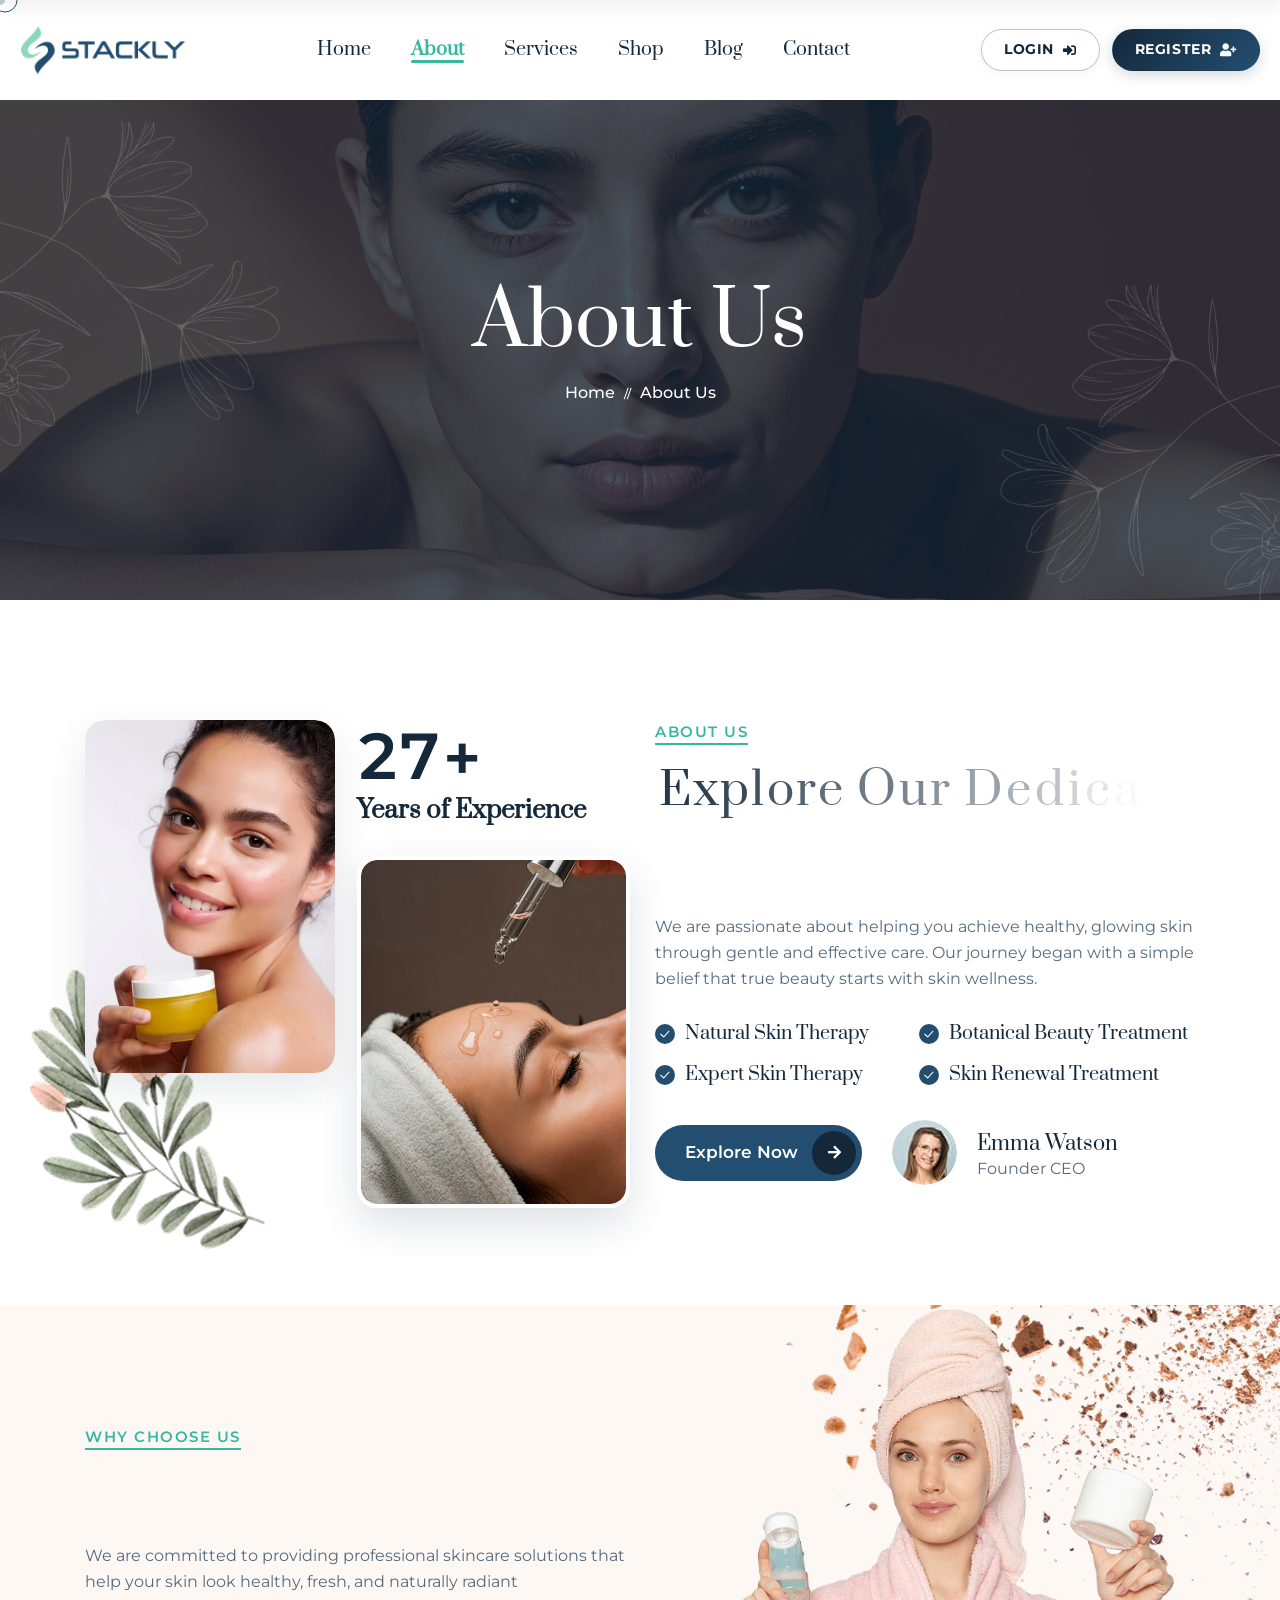
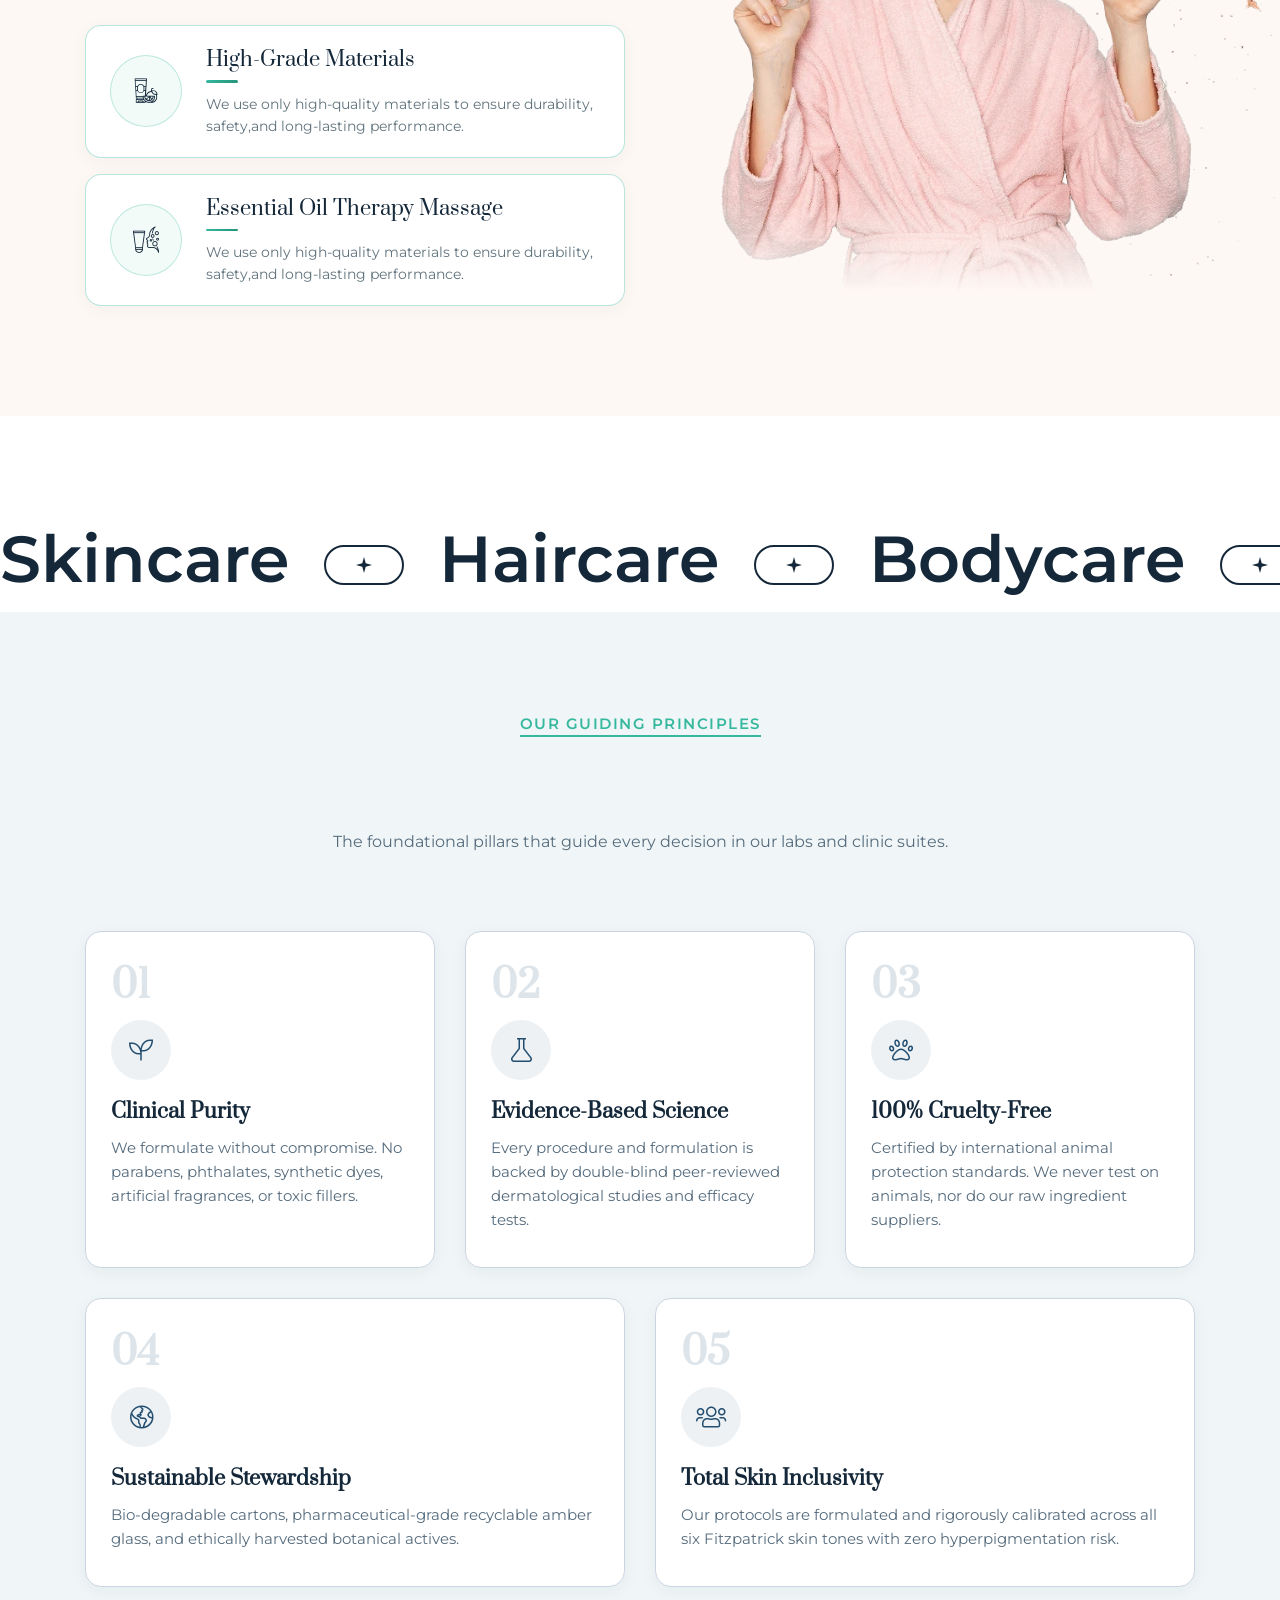
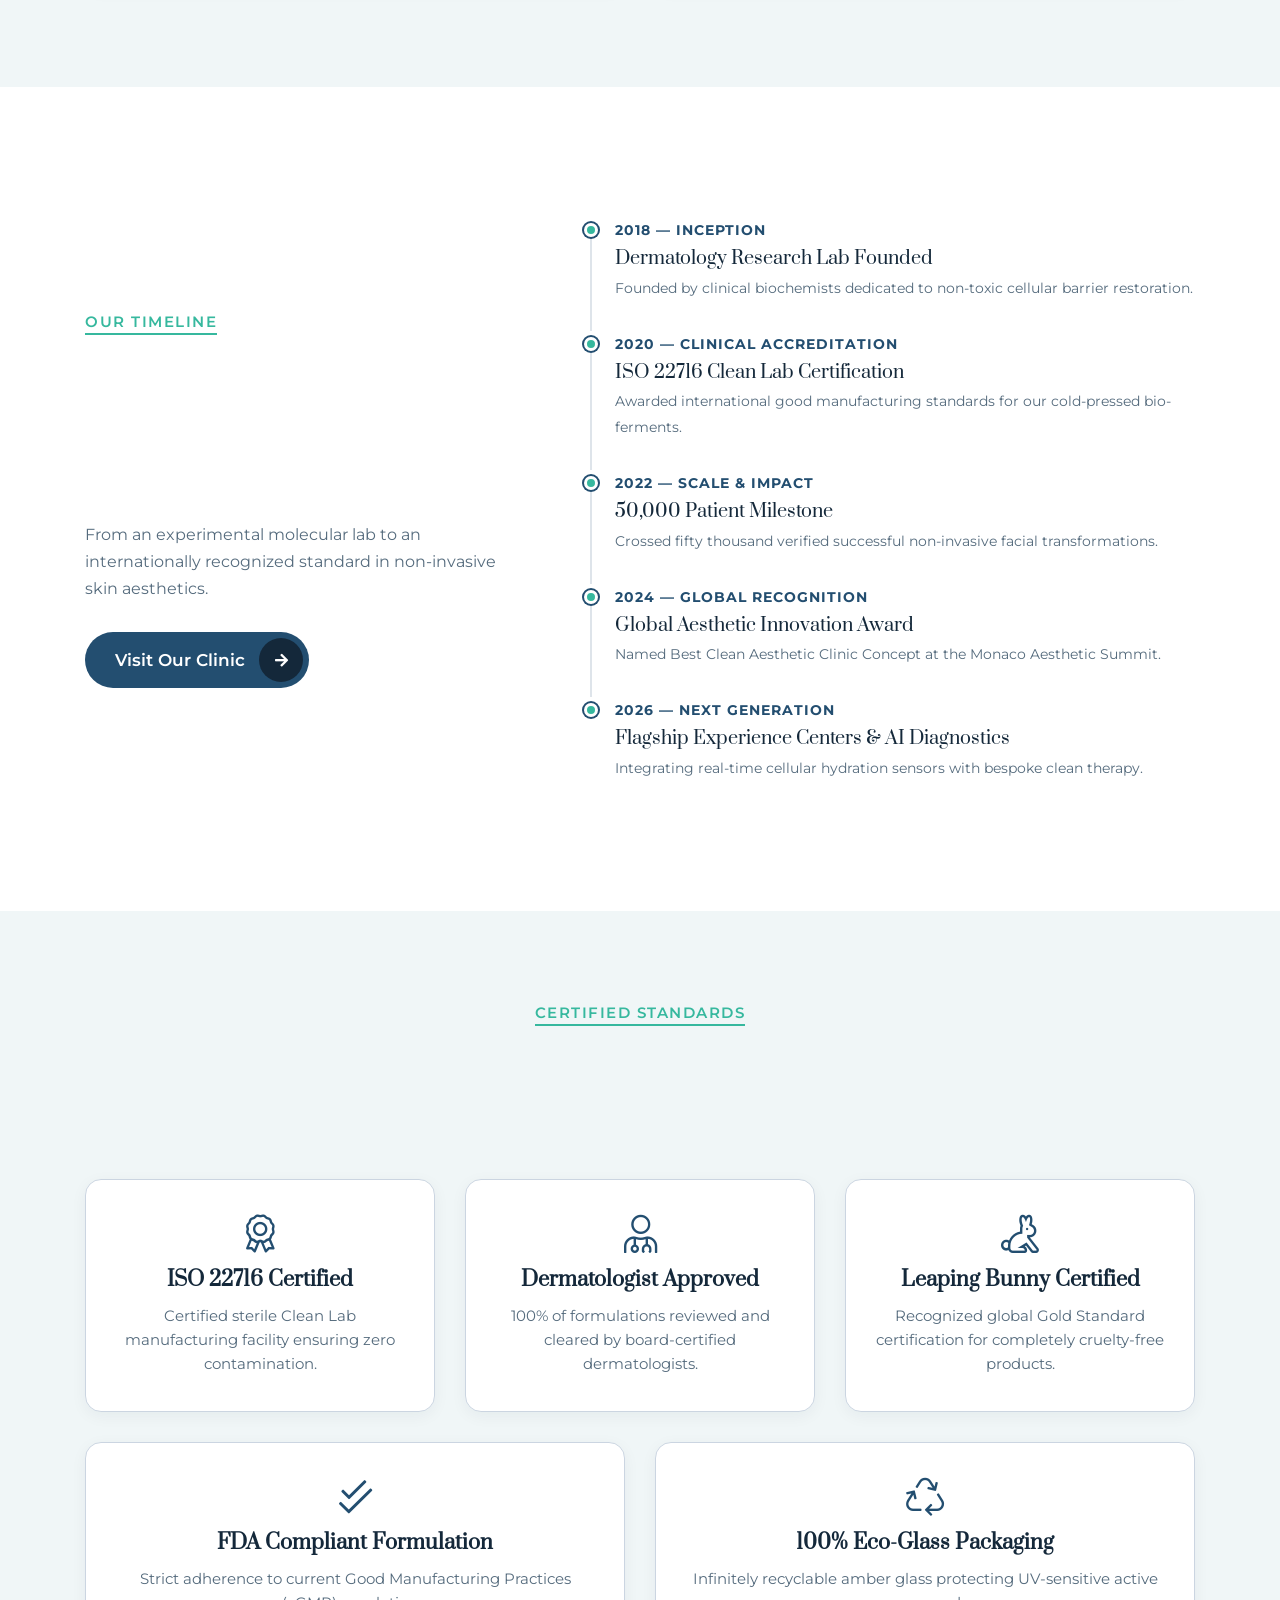
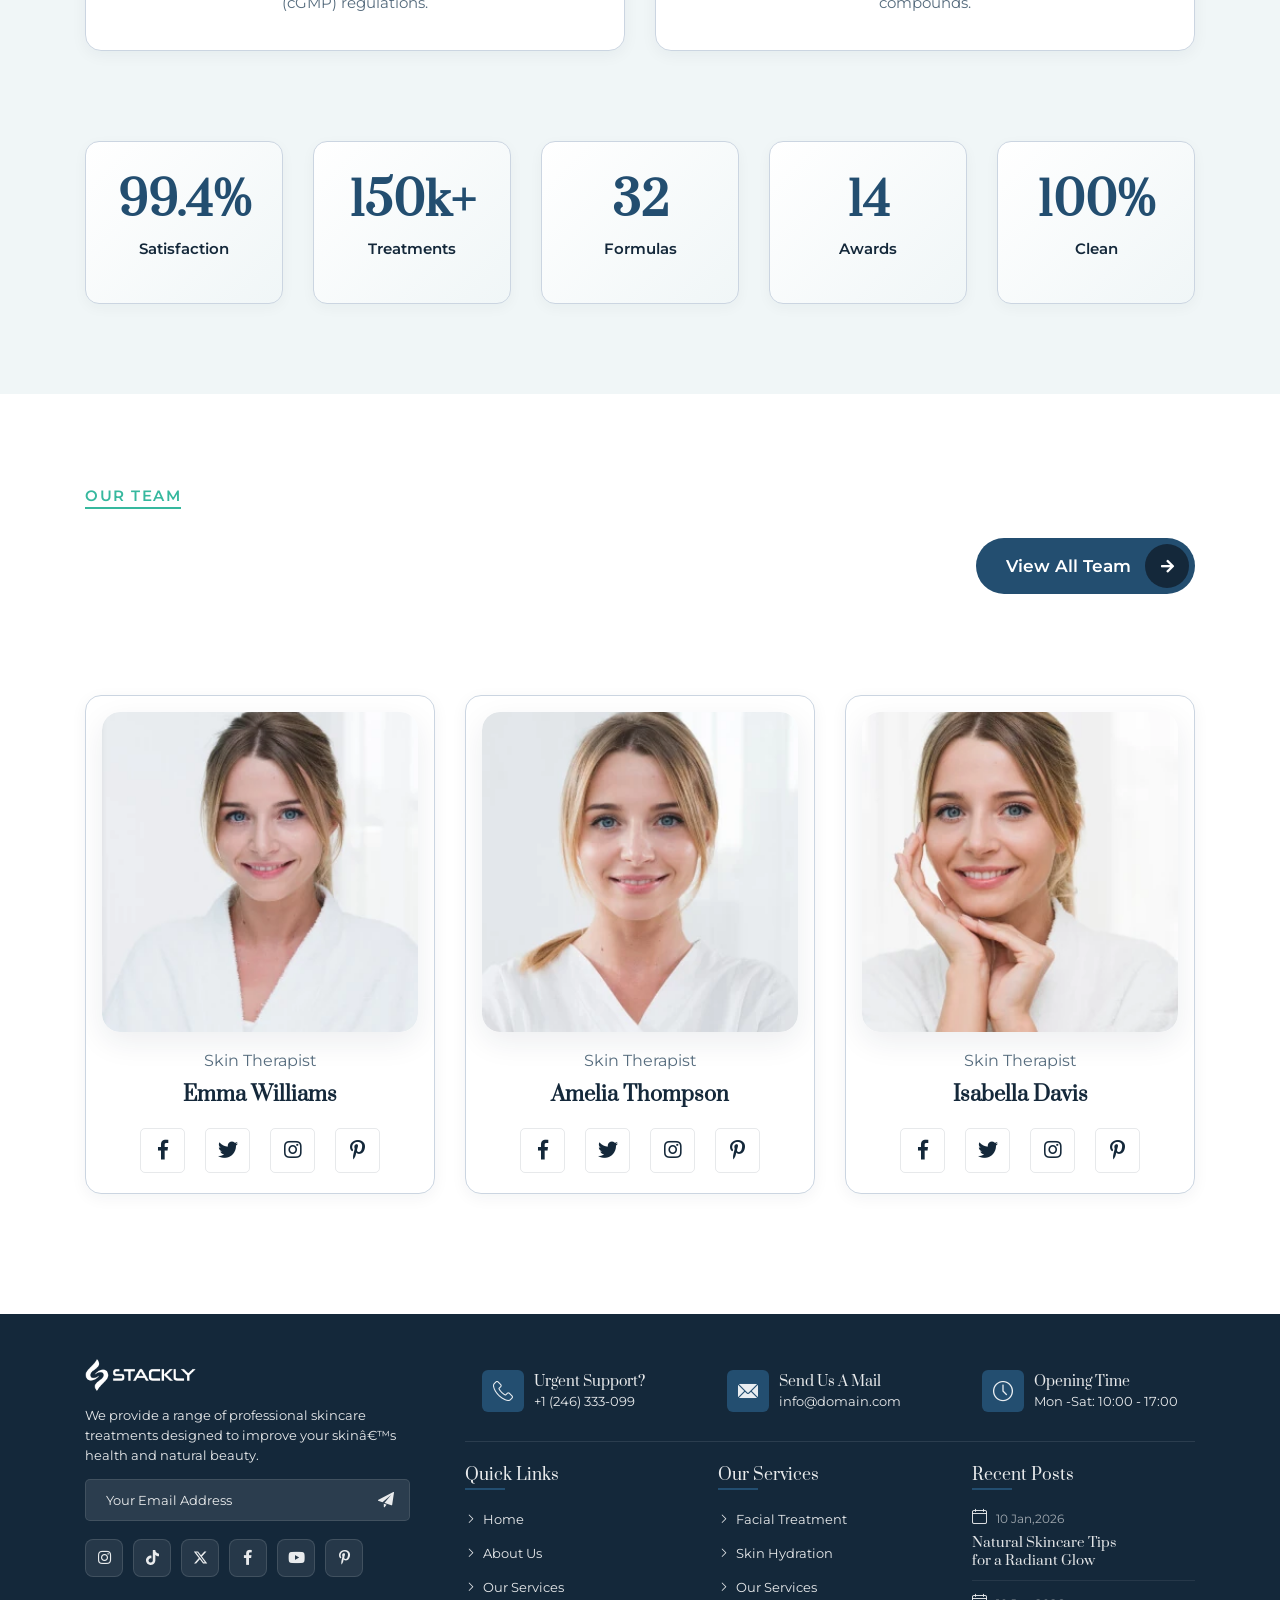
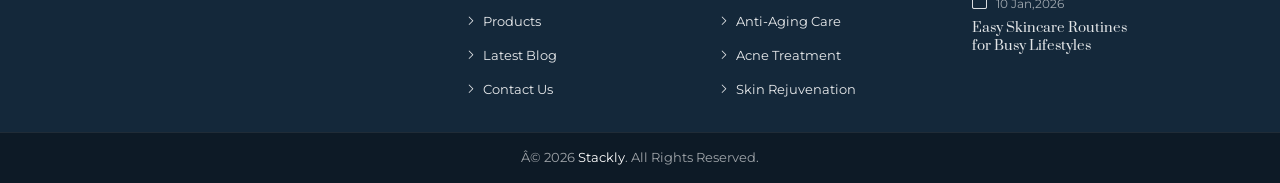
<file: about.html>
<!DOCTYPE html>
<html lang="en">

<head>
    <meta charset="UTF-8" />
    <meta name="viewport" content="width=device-width, initial-scale=1.0" />
    <title> About Us || Stackly </title>
    <!-- Favicon removed -->
    <link rel="icon" href="data:,">
<meta name="description" content="Stackly " />

    <!-- fonts -->
    <link rel="preconnect" href="https://fonts.googleapis.com">
    <link rel="preconnect" href="https://fonts.gstatic.com" crossorigin>
    <link href="https://fonts.googleapis.com/css2?family=Montserrat:ital,wght@0,100..900;1,100..900&display=swap"
        rel="stylesheet">
    <link href="https://fonts.googleapis.com/css2?family=Prata&display=swap" rel="stylesheet">
    <!-- All Bundled CSS -->
    <link rel="stylesheet" href="css/style.css">
    <link rel="stylesheet" href="css/custom-auth-dashboard.css?v=3.1">
</head>

<body class="custom-cursor">

    <div class="custom-cursor__cursor"></div>
    <div class="custom-cursor__cursor-two"></div>

    <!--Start Preloader-->
    <div id="preloader">
        <div class="preloader">
            <span></span>
            <span></span>
        </div>
    </div>
    <!--End Preloader-->



    <!-- Start sidebar widget content -->
    <div class="xs-sidebar-group info-group info-sidebar">
        <div class="xs-overlay xs-bg-black"></div>
        <div class="xs-sidebar-widget">
            <div class="sidebar-widget-container">
                <div class="widget-heading">
                    <a href="#" class="close-side-widget">X</a>
                </div>
                <div class="sidebar-textwidget">
                    <div class="sidebar-info-contents">
                        <div class="content-inner">
                            <div class="logo"><a href="index.html"><img src="images/logo-stackly.webp" alt="Stackly" style="max-height: 48px; width: auto;"></a></div>
                            <div class="content-box">
                                <h4>About Us</h4>
                                <div class="inner-text">
                                    <p>Contrary to popular belief, Lorem Ipsum is not simply random text. It has
                                        roots in a piece of classical Latin literature from 45 BC, making it over
                                        2000 years old.
                                    </p>
                                </div>
                            </div>

                            <div class="form-inner">
                                <h4>Get a free quote</h4>
                                <form action="assets/inc/sendemail.php" method="POST" class="contact-form-validated">
                                    <div class="form-group">
                                        <input type="text" name="name" placeholder="Name" required="">
                                    </div>
                                    <div class="form-group">
                                        <input type="email" name="email" placeholder="Email" required="">
                                    </div>
                                    <div class="form-group">
                                        <textarea name="message" placeholder="Message..." required=""></textarea>
                                    </div>
                                    <div class="form-group message-btn">
                                        <button class="thm-btn" data-text="Submit Now +" type="submit"
                                            data-loading-text="Please wait...">Submit Now
                                            <span class="fas fa-arrow-right"></span>
                                        </button>
                                    </div>
                                    <div class="result"></div>
                                </form>
                            </div>

                            <div class="sidebar-contact-info">
                                <h4>Contact Info</h4>
                                <ul class="list-unstyled">
                                    <li>
                                        <span class="icon-maps-and-flags"></span> 88 broklyn street, New York
                                    </li>
                                    <li>
                                        <span class="icon-call"></span>
                                        <a href="tel:123456789">+1 555-9990-153</a>
                                    </li>
                                    <li>
                                        <span class="icon-email"></span>
                                        <a href="mailto:info@example.com">info@example.com</a>
                                    </li>
                                </ul>
                            </div>
                            <div class="thm-social-link1">
                                <ul class="social-box list-unstyled">
                                    <li>
                                        <a href="#"><i class="fab fa-facebook-f" aria-hidden="true"></i></a>
                                    </li>
                                    <li>
                                        <a href="#"><i class="fab fa-twitter" aria-hidden="true"></i></a>
                                    </li>
                                    <li>
                                        <a href="#"><i class="fab fa-pinterest-p" aria-hidden="true"></i></a>
                                    </li>
                                    <li>
                                        <a href="#"><i class="fab fa-instagram" aria-hidden="true"></i></a>
                                    </li>
                                </ul>
                            </div>
                        </div>
                    </div>
                </div>
            </div>
        </div>
    </div>
    <!-- End sidebar widget content -->


    <div class="page-wrapper">
        <header class="main-header">
            <nav class="main-menu">
                <div class="main-menu__wrapper">
                    <div class="main-menu__wrapper-inner">
                        <div class="main-menu__left">
                            <div class="main-menu__logo">
                                <a href="index.html"><img src="images/logo-stackly.webp" alt="Stackly" style="max-height: 48px; width: auto;"></a>
                            </div>
                        </div>
                        <div class="main-menu__main-menu-box">
                            <a href="#" class="mobile-nav__toggler"><i class="fa fa-bars"></i></a>
                            <ul class="main-menu__list">
                                <li>
                                    <a href="index.html">Home</a>
                                </li>
                                <li class="current">
                                    <a href="about.html">About</a>
                                </li>
                                <li>
                                    <a href="services.html">Services</a>
                                </li>
                                <li>
                                    <a href="products.html">Shop</a>
                                </li>
                                <li>
                                    <a href="blog.html">Blog</a>
                                </li>
                                <li>
                                    <a href="contact.html">Contact</a>
                                </li>
                            </ul>
                        </div>
                        <div class="main-menu__right">
                            <div class="main-menu__call">
                                <div class="main-menu__call-icon">
                                    <i class="icon-telephone"></i>
                                </div>
                                <div class="main-menu__call-content">
                                    <p class="main-menu__call-sub-title">Call Anytime</p>
                                    <h5 class="main-menu__call-number"><a href="tel:9288006780">+92 ( 8800 ) - 6780</a></h5>
                                </div>
                            </div>
                            <div class="main-menu__search-cart-box">
                                <div class="main-menu__search-cart-box">
                                    <div class="main-menu__search-box">
                                        <a href="#" class="main-menu__search searcher-toggler-box fal fa-search"></a>
                                    </div>
                                    <div class="main-menu__cart-box">
                                        <a href="cart.html" class="main-menu__cart">
                                            <span class="fal fa-shopping-cart"></span>
                                            <span class="main-menu__cart-count">02</span>
                                        </a>
                                    </div>
                                </div>
                            </div>
                            <div class="main-menu__nav-sidebar-icon">
                                <a class="navSidebar-button" href="#">
                                    <span class="icon-dots-menu-one"></span>
                                    <span class="icon-dots-menu-two"></span>
                                    <span class="icon-dots-menu-three"></span>
                                </a>
                            </div>
                            <div class="main-menu__btn-box auth-nav-box" id="authNavBox">
                                <div class="auth-nav-group guest-nav-actions" id="guestNavActions">
                                    <a class="thm-btn auth-nav-btn auth-nav-btn-login" href="login.html" id="navLoginBtn">
                                        <span>Login</span>
                                        <i class="fas fa-sign-in-alt"></i>
                                    </a>
                                    <a class="thm-btn auth-nav-btn auth-nav-btn-register" href="register.html" id="navRegisterBtn">
                                        <span>Register</span>
                                        <i class="fas fa-user-plus"></i>
                                    </a>
                                </div>
                                <div class="auth-nav-group user-nav-actions" id="userNavActions" style="display: none;">
                                    <a class="thm-btn auth-nav-btn auth-nav-btn-dashboard" href="dashboard.html" id="navDashboardBtn">
                                        <i class="fas fa-th-large"></i>
                                        <span>Dashboard</span>
                                    </a>
                                    <button type="button" class="auth-nav-logout-btn" title="Logout" aria-label="Logout">
                                        <i class="fas fa-sign-out-alt"></i>
                                    </button>
                                </div>
                            </div>
                        </div>
                    </div>
                </div>
            </nav>
        </header>

        <div class="stricky-header stricked-menu main-menu">
            <div class="sticky-header__content"></div><!-- /.sticky-header__content -->
        </div><!-- /.stricky-header -->
<!--Page Header Start-->
<section class="page-header">
<div class="page-header__bg" style="background-image: url(assets/images/backgrounds/page-header-bg.webp);">
</div>
<div class="shape1 float-bob-y"><img alt="" src="assets/images/shapes/page-header-shape1.webp"/></div>
<div class="shape2 float-bob-y"><img alt="" src="assets/images/shapes/page-header-shape2.webp"/></div>
<div class="container">
<div class="page-header__inner">
<h2>About Us</h2>
<div class="thm-breadcrumb__inner">
<ul class="thm-breadcrumb">
<li><a href="index.html">Home</a></li>
<li><span>//</span></li>
<li>About Us</li>
</ul>
</div>
</div>
</div>
</section>
<!--Page Header End-->
<!--About One Start -->
<section class="about-one about-one--about">
<div class="about-one-shape-1 float-bob-y">
<img alt="about-one-shape" src="assets/images/shapes/about-one-shape-1.webp"/>
</div>
<div class="about-one-shape-2 float-bob-y">
<img alt="about-one-shape" src="assets/images/shapes/about-one-shape-2.webp"/>
</div>
<div class="container">
<div class="row">
<div class="col-xl-6 wow fadeInRight" data-wow-delay="0ms" data-wow-duration="1500ms">
<div class="about-one__left">
<div class="about-one__img-box">
<div class="about-one__img">
<img alt="about-one-img" src="assets/images/resources/about-one-img-1.webp"/>
</div>
<div class="about-one__img-two-and-content">
<div class="about-one__img-two-counter">
<div class="about-one__img-two-counter-count">
<h3 class="odometer" data-count="27">00</h3>
<span class="plus">+</span>
</div>
<div class="about-one__img-two-counter-count-title">
<h4>Years of Experience</h4>
</div>
</div>
<div class="about-one__img-2">
<img alt="about-one-img" src="assets/images/resources/about-one-img-2.webp"/>
</div>
</div>
</div>
</div>
</div>
<div class="col-xl-6 wow fadeInLeft" data-wow-delay="0ms" data-wow-duration="1500ms">
<div class="about-one__right">
<div class="section-title text-left sec-title-animation animation-style2">
<div class="section-title__tagline-box">
<p class="section-title__tagline">About Us</p>
<div class="section-title__tagline-shape"></div>
</div>
<h2 class="section-title__title title-animation">Explore Our Dedication
                                    to Healthy Skin</h2>
</div>
<p class="about-one__text">We are passionate about helping you achieve healthy, glowing skin
                                through gentle and effective care. Our journey began with a simple belief that true
                                beauty starts with skin wellness.</p>
<div class="about-one__point-box">
<ul class="about-one__point">
<li>
<div class="icon">
<span class="icon-check"></span>
</div>
<div class="text">
<p>Natural Skin Therapy</p>
</div>
</li>
<li>
<div class="icon">
<span class="icon-check"></span>
</div>
<div class="text">
<p>Expert Skin Therapy</p>
</div>
</li>
</ul>
<ul class="about-one__point two">
<li>
<div class="icon">
<span class="icon-check"></span>
</div>
<div class="text">
<p>Botanical Beauty Treatment</p>
</div>
</li>
<li>
<div class="icon">
<span class="icon-check"></span>
</div>
<div class="text">
<p>Skin Renewal Treatment</p>
</div>
</li>
</ul>
</div>
<div class="about-one__btn-and-author-box">
<div class="about-one__btn-box">
<a class="thm-btn" href="404.html">Explore Now
                                        <span class="fas fa-arrow-right"></span>
</a>
</div>
<div class="about-one__author-box">
<div class="about-one__author-img">
<img alt="author-img" src="assets/images/resources/about-one-author-img.webp"/>
</div>
<div class="about-one__author-contetn">
<h5>Emma Watson</h5>
<p>Founder CEO</p>
</div>
</div>
</div>
</div>
</div>
</div>
</div>
</section>
<!--About One End -->
<!--Why Choose One Start-->
<section class="why-choose-one">
<div class="why-choose-one__shape-1 float-bob-y">
<img alt="why-choose-one-shape" src="assets/images/shapes/why-choose-one-shape-1.webp"/>
</div>
<div class="why-choose-one__shape-2 float-bob-x">
<img alt="why-choose-one-shape" src="assets/images/shapes/why-choose-one-shape-2.webp"/>
</div>
<div class="container">
<div class="why-choose-one__inner">
<div class="row">
<div class="col-xl-6">
<div class="why-choose-one__left">
<div class="section-title text-left sec-title-animation animation-style2">
<div class="section-title__tagline-box">
<p class="section-title__tagline">Why Choose Us</p>
<div class="section-title__tagline-shape"></div>
</div>
<h2 class="section-title__title title-animation">Why Trust Our Skincare</h2>
</div>
<p class="why-choose-one__text">We are committed to providing professional skincare
                                    solutions that help your skin look healthy, fresh, and naturally radiant</p>
<div class="why-choose-one__point-box">
<ul class="why-choose-one__point">
<li>
<div class="icon">
<span class="icon-facial-1"></span>
</div>
<div class="content">
<h3>High-Grade Materials</h3>
<p>We use only high-quality materials to ensure
                                                    durability, safety,and long-lasting performance.</p>
</div>
</li>
<li>
<div class="icon">
<span class="icon-facial"></span>
</div>
<div class="content">
<h3>Essential Oil Therapy Massage</h3>
<p>We use only high-quality materials to ensure
                                                    durability, safety,and long-lasting performance.</p>
</div>
</li>
</ul>
</div>
</div>
</div>
<div class="col-xl-6">
<div class="why-choose-one__right">
<div class="why-choose-one__img wow fadeInRight" data-wow-delay="200ms">
<img alt="why-choose-one-img" src="assets/images/resources/why-choose-one-img-1.webp"/>
</div>
</div>
</div>
</div>
</div>
</div>
</section>
<!--Why Choose One End-->
<!-- Sliding Text One Start -->
<section class="sliding-text-one sliding-text-one--about">
<div class="sliding-text-one__wrap">
<ul class="sliding-text-one__list list-unstyled marquee_mode">
<li>
<h2 class="sliding-text-one__title" data-hover="Skincare">Skincare</h2>
</li>
<li><span><svg width="16" height="16" viewBox="0 0 24 24" fill="currentColor"><path d="M12 0L14.59 9.41L24 12L14.59 14.59L12 24L9.41 14.59L0 12L9.41 9.41L12 0Z"/></svg></span></li>
<li>
<h2 class="sliding-text-one__title" data-hover="Haircare">Haircare</h2>
</li>
<li><span><svg width="16" height="16" viewBox="0 0 24 24" fill="currentColor"><path d="M12 0L14.59 9.41L24 12L14.59 14.59L12 24L9.41 14.59L0 12L9.41 9.41L12 0Z"/></svg></span></li>
<li>
<h2 class="sliding-text-one__title" data-hover="Bodycare">Bodycare</h2>
</li>
<li><span><svg width="16" height="16" viewBox="0 0 24 24" fill="currentColor"><path d="M12 0L14.59 9.41L24 12L14.59 14.59L12 24L9.41 14.59L0 12L9.41 9.41L12 0Z"/></svg></span></li>
<li>
<h2 class="sliding-text-one__title" data-hover="Gentle Care">Gentle Care</h2>
</li>
<li><span><svg width="16" height="16" viewBox="0 0 24 24" fill="currentColor"><path d="M12 0L14.59 9.41L24 12L14.59 14.59L12 24L9.41 14.59L0 12L9.41 9.41L12 0Z"/></svg></span></li>
<li>
<h2 class="sliding-text-one__title" data-hover="Glow">Glow</h2>
</li>
<li><span><svg width="16" height="16" viewBox="0 0 24 24" fill="currentColor"><path d="M12 0L14.59 9.41L24 12L14.59 14.59L12 24L9.41 14.59L0 12L9.41 9.41L12 0Z"/></svg></span></li>
</ul>
</div>
</section>
<!-- Sliding Text One End -->
<!-- 5 Core Values & Ethics Start -->
<section style="padding: 100px 0; background: var(--pureglow-primary);">
<div class="container">
<div class="section-title text-center sec-title-animation animation-style1">
<div class="section-title__tagline-box">
<p class="section-title__tagline">Our Guiding Principles</p>
<div class="section-title__tagline-shape"></div>
</div>
<h2 class="section-title__title title-animation">5 Core Ethical Commitments</h2>
<p style="max-width: 650px; margin: 15px auto 0; color: var(--pureglow-gray);">The foundational pillars that guide every decision in our labs and clinic suites.</p>
</div>
<div class="row gutter-y-30" style="margin-top: 40px;">
<div class="col-xl-4 col-lg-6 col-md-6 wow fadeInUp" data-wow-delay="100ms">
<div class="stackly-card">
<div class="stackly-card__number">01</div>
<div class="stackly-card__icon"><i class="fal fa-seedling"></i></div>
<h3 class="stackly-card__title">Clinical Purity</h3>
<p class="stackly-card__text">We formulate without compromise. No parabens, phthalates, synthetic dyes, artificial fragrances, or toxic fillers.</p>
</div>
</div>
<div class="col-xl-4 col-lg-6 col-md-6 wow fadeInUp" data-wow-delay="200ms">
<div class="stackly-card">
<div class="stackly-card__number">02</div>
<div class="stackly-card__icon"><i class="fal fa-flask"></i></div>
<h3 class="stackly-card__title">Evidence-Based Science</h3>
<p class="stackly-card__text">Every procedure and formulation is backed by double-blind peer-reviewed dermatological studies and efficacy tests.</p>
</div>
</div>
<div class="col-xl-4 col-lg-6 col-md-6 wow fadeInUp" data-wow-delay="300ms">
<div class="stackly-card">
<div class="stackly-card__number">03</div>
<div class="stackly-card__icon"><i class="fal fa-paw"></i></div>
<h3 class="stackly-card__title">100% Cruelty-Free</h3>
<p class="stackly-card__text">Certified by international animal protection standards. We never test on animals, nor do our raw ingredient suppliers.</p>
</div>
</div>
<div class="col-xl-6 col-lg-6 col-md-6 wow fadeInUp" data-wow-delay="400ms">
<div class="stackly-card">
<div class="stackly-card__number">04</div>
<div class="stackly-card__icon"><i class="fal fa-globe-americas"></i></div>
<h3 class="stackly-card__title">Sustainable Stewardship</h3>
<p class="stackly-card__text">Bio-degradable cartons, pharmaceutical-grade recyclable amber glass, and ethically harvested botanical actives.</p>
</div>
</div>
<div class="col-xl-6 col-lg-12 col-md-12 wow fadeInUp" data-wow-delay="500ms">
<div class="stackly-card">
<div class="stackly-card__number">05</div>
<div class="stackly-card__icon"><i class="fal fa-users"></i></div>
<h3 class="stackly-card__title">Total Skin Inclusivity</h3>
<p class="stackly-card__text">Our protocols are formulated and rigorously calibrated across all six Fitzpatrick skin tones with zero hyperpigmentation risk.</p>
</div>
</div>
</div>
</div>
</section>
<!-- 5 Core Values & Ethics End -->
<!-- Stackly Journey & Growth Milestones Start -->
<section style="padding: 100px 0; background: #ffffff;">
<div class="container">
<div class="row align-items-center">
<div class="col-xl-5 col-lg-5">
<div class="section-title text-left sec-title-animation animation-style2">
<div class="section-title__tagline-box">
<p class="section-title__tagline">Our Timeline</p>
<div class="section-title__tagline-shape"></div>
</div>
<h2 class="section-title__title title-animation">The Evolution of Stackly Excellence</h2>
</div>
<p style="color: var(--pureglow-gray); margin-top: 20px; line-height: 1.7;">From an experimental molecular lab to an internationally recognized standard in non-invasive skin aesthetics.</p>
<div style="margin-top: 30px;">
<a class="thm-btn" href="404.html">Visit Our Clinic <span class="fas fa-arrow-right"></span></a>
</div>
</div>
<div class="col-xl-7 col-lg-7" style="margin-top: 30px;">
<div style="padding-left: 20px;">
<div class="stackly-timeline-item">
<div class="stackly-timeline-year">2018 — INCEPTION</div>
<h4 style="font-size: 18px; margin: 5px 0; color: var(--pureglow-black);">Dermatology Research Lab Founded</h4>
<p style="color: var(--pureglow-gray); font-size: 14px;">Founded by clinical biochemists dedicated to non-toxic cellular barrier restoration.</p>
</div>
<div class="stackly-timeline-item">
<div class="stackly-timeline-year">2020 — CLINICAL ACCREDITATION</div>
<h4 style="font-size: 18px; margin: 5px 0; color: var(--pureglow-black);">ISO 22716 Clean Lab Certification</h4>
<p style="color: var(--pureglow-gray); font-size: 14px;">Awarded international good manufacturing standards for our cold-pressed bio-ferments.</p>
</div>
<div class="stackly-timeline-item">
<div class="stackly-timeline-year">2022 — SCALE &amp; IMPACT</div>
<h4 style="font-size: 18px; margin: 5px 0; color: var(--pureglow-black);">50,000 Patient Milestone</h4>
<p style="color: var(--pureglow-gray); font-size: 14px;">Crossed fifty thousand verified successful non-invasive facial transformations.</p>
</div>
<div class="stackly-timeline-item">
<div class="stackly-timeline-year">2024 — GLOBAL RECOGNITION</div>
<h4 style="font-size: 18px; margin: 5px 0; color: var(--pureglow-black);">Global Aesthetic Innovation Award</h4>
<p style="color: var(--pureglow-gray); font-size: 14px;">Named Best Clean Aesthetic Clinic Concept at the Monaco Aesthetic Summit.</p>
</div>
<div class="stackly-timeline-item">
<div class="stackly-timeline-year">2026 — NEXT GENERATION</div>
<h4 style="font-size: 18px; margin: 5px 0; color: var(--pureglow-black);">Flagship Experience Centers &amp; AI Diagnostics</h4>
<p style="color: var(--pureglow-gray); font-size: 14px;">Integrating real-time cellular hydration sensors with bespoke clean therapy.</p>
</div>
</div>
</div>
</div>
</div>
</section>
<!-- Stackly Journey & Growth Milestones End -->
<!-- 5 International Certifications & Impact Numbers Start -->
<section style="padding: 90px 0; background: var(--pureglow-primary);">
<div class="container">
<div class="section-title text-center sec-title-animation animation-style1">
<div class="section-title__tagline-box">
<p class="section-title__tagline">Certified Standards</p>
<div class="section-title__tagline-shape"></div>
</div>
<h2 class="section-title__title title-animation">5 International Clinical Certifications</h2>
</div>
<div class="row gutter-y-30" style="margin-top: 35px;">
<div class="col-xl-4 col-lg-4 col-md-6">
<div class="stackly-card text-center">
<i class="fal fa-award" style="font-size: 38px; color: var(--pureglow-base); margin-bottom: 15px; display: inline-block;"></i>
<h4 class="stackly-card__title">ISO 22716 Certified</h4>
<p class="stackly-card__text">Certified sterile Clean Lab manufacturing facility ensuring zero contamination.</p>
</div>
</div>
<div class="col-xl-4 col-lg-4 col-md-6">
<div class="stackly-card text-center">
<i class="fal fa-user-md" style="font-size: 38px; color: var(--pureglow-base); margin-bottom: 15px; display: inline-block;"></i>
<h4 class="stackly-card__title">Dermatologist Approved</h4>
<p class="stackly-card__text">100% of formulations reviewed and cleared by board-certified dermatologists.</p>
</div>
</div>
<div class="col-xl-4 col-lg-4 col-md-6">
<div class="stackly-card text-center">
<i class="fal fa-rabbit" style="font-size: 38px; color: var(--pureglow-base); margin-bottom: 15px; display: inline-block;"></i>
<h4 class="stackly-card__title">Leaping Bunny Certified</h4>
<p class="stackly-card__text">Recognized global Gold Standard certification for completely cruelty-free products.</p>
</div>
</div>
<div class="col-xl-6 col-lg-6 col-md-6">
<div class="stackly-card text-center">
<i class="fal fa-check-double" style="font-size: 38px; color: var(--pureglow-base); margin-bottom: 15px; display: inline-block;"></i>
<h4 class="stackly-card__title">FDA Compliant Formulation</h4>
<p class="stackly-card__text">Strict adherence to current Good Manufacturing Practices (cGMP) regulations.</p>
</div>
</div>
<div class="col-xl-6 col-lg-6 col-md-6">
<div class="stackly-card text-center">
<i class="fal fa-recycle" style="font-size: 38px; color: var(--pureglow-base); margin-bottom: 15px; display: inline-block;"></i>
<h4 class="stackly-card__title">100% Eco-Glass Packaging</h4>
<p class="stackly-card__text">Infinitely recyclable amber glass protecting UV-sensitive active compounds.</p>
</div>
</div>
</div>
<!-- 5 Stat Metrics -->
<div class="row gutter-y-30" style="margin-top: 60px;">
<div class="col">
<div class="stackly-stat-card">
<div class="stackly-stat-card__number">99.4%</div>
<div class="stackly-stat-card__label">Satisfaction</div>
</div>
</div>
<div class="col">
<div class="stackly-stat-card">
<div class="stackly-stat-card__number">150k+</div>
<div class="stackly-stat-card__label">Treatments</div>
</div>
</div>
<div class="col">
<div class="stackly-stat-card">
<div class="stackly-stat-card__number">32</div>
<div class="stackly-stat-card__label">Formulas</div>
</div>
</div>
<div class="col">
<div class="stackly-stat-card">
<div class="stackly-stat-card__number">14</div>
<div class="stackly-stat-card__label">Awards</div>
</div>
</div>
<div class="col">
<div class="stackly-stat-card">
<div class="stackly-stat-card__number">100%</div>
<div class="stackly-stat-card__label">Clean</div>
</div>
</div>
</div>
</div>
</section>
<!-- 5 International Certifications & Impact Numbers End -->
<!--Team One Start-->
<section class="team-one team-one--about">
<div class="container">
<div class="team-one__top">
<div class="row">
<div class="col-xl-12">
<div class="team-one__inner">
<div class="section-title text-left sec-title-animation animation-style2">
<div class="section-title__tagline-box">
<p class="section-title__tagline">Our Team</p>
<div class="section-title__tagline-shape"></div>
</div>
<h2 class="section-title__title title-animation">Meet Our Professional <br/> Beauty
                                        Team</h2>
</div>
<div class="team-one__top-btn">
<a class="thm-btn" href="404.html">View all Team
                                        <span class="fas fa-arrow-right"></span>
</a>
</div>
</div>
</div>
</div>
</div>
<div class="team-one__bottom">
<div class="row">
<!--Team One Single Start-->
<div class="col-xl-4 col-lg-4 col-md-6 wow fadeInUp" data-wow-delay="00ms">
<div class="team-one__single">
<div class="team-one__single-img">
<img alt="" src="assets/images/team/team-v1-img1.webp"/>
</div>
<div class="team-one__single-content">
<p>Skin Therapist</p>
<h2><a href="404.html">Emma Williams</a></h2>
<div class="team-one__social-links">
<a href="404.html"><span class="fab fa-facebook-f"></span></a>
<a href="404.html"><span class="fab fa-twitter"></span></a>
<a href="404.html"><span class="fab fa-instagram"></span></a>
<a href="404.html"><span class="fab fa-pinterest-p"></span></a>
</div>
</div>
</div>
</div>
<!--Team One Single End-->
<!--Team One Single Start-->
<div class="col-xl-4 col-lg-4 col-md-6 wow fadeInUp" data-wow-delay="200ms">
<div class="team-one__single">
<div class="team-one__single-img">
<img alt="" src="assets/images/team/team-v1-img2.webp"/>
</div>
<div class="team-one__single-content">
<p>Skin Therapist</p>
<h2><a href="404.html">Amelia Thompson</a></h2>
<div class="team-one__social-links">
<a href="404.html"><span class="fab fa-facebook-f"></span></a>
<a href="404.html"><span class="fab fa-twitter"></span></a>
<a href="404.html"><span class="fab fa-instagram"></span></a>
<a href="404.html"><span class="fab fa-pinterest-p"></span></a>
</div>
</div>
</div>
</div>
<!--Team One Single End-->
<!--Team One Single Start-->
<div class="col-xl-4 col-lg-4 col-md-6 wow fadeInUp" data-wow-delay="400ms">
<div class="team-one__single">
<div class="team-one__single-img">
<img alt="" src="assets/images/team/team-v1-img3.webp"/>
</div>
<div class="team-one__single-content">
<p>Skin Therapist</p>
<h2><a href="404.html">Isabella Davis</a></h2>
<div class="team-one__social-links">
<a href="404.html"><span class="fab fa-facebook-f"></span></a>
<a href="404.html"><span class="fab fa-twitter"></span></a>
<a href="404.html"><span class="fab fa-instagram"></span></a>
<a href="404.html"><span class="fab fa-pinterest-p"></span></a>
</div>
</div>
</div>
</div>
<!--Team One Single End-->
</div>
</div>
</div>
</section>
<!--Team One End-->
<!--Site Footer Start-->
<footer class="site-footer">
            <div class="site-footer__top">
                <div class="container">
                    <div class="site-footer__top-inner">
                        <div class="row">
                            <div class="col-xl-4 wow fadeInUp" data-wow-delay="100ms">
                                <div class="footer-widget__about">
                                    <div class="footer-widget__about-logo"><a href="index.html"><img src="images/logo-stackly.webp" alt="Stackly" style="max-height: 32px; width: auto; filter: brightness(0) invert(1);"></a></div>
                                    <p class="footer-widget__about-text">We provide a range of professional skincare
                                        <br> treatments designed to improve your skinâ€™s <br> health and natural beauty.
                                    </p>
                                    <div class="footer-widget__newsletter-form-box">
                                        <form class="footer-widget__newsletter-form" action="404.html" method="POST" onsubmit="window.location.href='404.html'; return false;" novalidate="novalidate">
                                            <div class="footer-widget__newsletter-form-input-box">
                                                <input type="email" placeholder="Your Email address" name="email">
                                            </div>
                                            <button type="submit" class="footer-widget__newsletter-btn" onclick="window.location.href='404.html'; return false;" aria-label="Send">
                                                <span><i class="icon-paper-plane"></i></span>
                                            </button>
                                            <div class="result"></div>
                                        </form>
                                    </div>
                                    <div class="footer-widget__social">
                                        <a href="404.html" title="Instagram" aria-label="Instagram"><span class="fab fa-instagram"></span></a>
                                        <a href="404.html" title="TikTok" aria-label="TikTok"><svg width="15" height="15" viewBox="0 0 24 24" fill="currentColor"><path d="M12.525.02c1.31-.02 2.61-.01 3.91-.02.08 1.53.63 3.09 1.75 4.17 1.12 1.11 2.7 1.62 4.24 1.79v4.03c-1.44-.05-2.89-.35-4.2-.97-.57-.26-1.1-.59-1.62-.93-.01 2.92.01 5.84-.02 8.75-.08 1.4-.54 2.79-1.35 3.94-1.31 1.92-3.58 3.17-5.91 3.21-1.43.08-2.86-.31-4.08-1.03-2.02-1.19-3.44-3.37-3.65-5.71-.02-.5-.03-1-.01-1.49.18-1.9 1.12-3.72 2.58-4.96 1.66-1.44 3.98-2.13 6.15-1.72.02 1.48-.04 2.96-.04 4.44-.99-.32-2.15-.23-3.02.37-.63.41-1.11 1.04-1.36 1.75-.21.51-.24 1.07-.14 1.61.24 1.64 1.82 3.02 3.5 2.87 1.12-.01 2.19-.66 2.77-1.61.19-.33.4-.67.41-1.06.1-1.79.06-3.57.07-5.36.01-4.03-.01-8.05.02-12.07z"/></svg></a>
                                        <a href="404.html" title="X (Twitter)" aria-label="X"><svg width="15" height="15" viewBox="0 0 24 24" fill="currentColor"><path d="M18.244 2.25h3.308l-7.227 8.26 8.502 11.24H16.17l-5.214-6.817L4.99 21.75H1.68l7.73-8.835L1.254 2.25H8.08l4.713 6.231zm-1.161 17.52h1.833L7.084 4.126H5.117z"/></svg></a>
                                        <a href="404.html" title="Facebook" aria-label="Facebook"><span class="fab fa-facebook-f"></span></a>
                                        <a href="404.html" title="YouTube" aria-label="YouTube"><span class="fab fa-youtube"></span></a>
                                        <a href="404.html" title="Pinterest" aria-label="Pinterest"><span class="fab fa-pinterest-p"></span></a>
                                    </div>
                                </div>
                            </div>

                            <div class="col-xl-8">
                                <div class="site-footer__top-right">
                                    <div class="site-footer__top-right-top">
                                        <div class="site-footer__contact-info">
                                            <ul class="site-footer__contact-info-list">
                                                <li>
                                                    <div class="icon-box">
                                                        <span class="icon-telephone"></span>
                                                    </div>
                                                    <div class="content-box">
                                                        <h3>Urgent Support?</h3>
                                                        <p>+1 (246) 333-099</p>
                                                    </div>
                                                </li>

                                                <li>
                                                    <div class="icon-box">
                                                        <span class="icon-email"></span>
                                                    </div>
                                                    <div class="content-box">
                                                        <h3>Send us a Mail</h3>
                                                        <p>info@domain.com</p>
                                                    </div>
                                                </li>

                                                <li>
                                                    <div class="icon-box">
                                                        <span class="icon-clock"></span>
                                                    </div>
                                                    <div class="content-box">
                                                        <h3>Opening Time</h3>
                                                        <p>Mon -Sat: 10:00 - 17:00</p>
                                                    </div>
                                                </li>
                                            </ul>
                                        </div>
                                    </div>

                                    <div class="row">
                                        <div class="col-xl-4 col-lg-4 col-md-6 wow fadeInUp" data-wow-delay="200ms">
                                            <div class="footer-widget__links">
                                                <h4 class="footer-widget__title">Quick links</h4>
                                                <ul class="footer-widget__links-list list-unstyled">
                                                    <li><span class="icon-chevron"></span><a href="index.html">Home</a>
                                                    </li>
                                                    <li><span class="icon-chevron"></span><a href="about.html">About
                                                            Us</a>
                                                    </li>
                                                    <li><span class="icon-chevron"></span><a href="services.html">Our
                                                            Services</a>
                                                    </li>
                                                    <li><span class="icon-chevron"></span><a
                                                            href="products.html">Products</a>
                                                    </li>
                                                    <li><span class="icon-chevron"></span><a href="blog.html">Latest
                                                            Blog</a></li>
                                                    <li><span class="icon-chevron"></span><a href="contact.html">Contact
                                                            Us</a></li>
                                                </ul>
                                            </div>
                                        </div>

                                        <div class="col-xl-4 col-lg-4 col-md-6 wow fadeInUp" data-wow-delay="200ms">
                                            <div class="footer-widget__links services">
                                                <h4 class="footer-widget__title">Our Services</h4>
                                                <ul class="footer-widget__links-list list-unstyled">
                                                    <li><span class="icon-chevron"></span><a
                                                            href="facial-treatment.html">Facial
                                                            Treatment</a>
                                                    </li>
                                                    <li><span class="icon-chevron"></span><a
                                                            href="facial-treatment.html">Skin
                                                            Hydration </a>
                                                    </li>
                                                    <li><span class="icon-chevron"></span><a href="services.html">Our
                                                            Services</a>
                                                    </li>
                                                    <li><span class="icon-chevron"></span><a
                                                            href="facial-treatment.html">Anti-Aging
                                                            Care</a>
                                                    </li>
                                                    <li><span class="icon-chevron"></span><a
                                                            href="facial-treatment.html">Acne
                                                            Treatment</a></li>
                                                    <li><span class="icon-chevron"></span><a
                                                            href="facial-treatment.html">Skin
                                                            Rejuvenation</a></li>
                                                </ul>
                                            </div>
                                        </div>

                                        <div class="col-xl-4 col-lg-4 col-md-6 wow fadeInUp" data-wow-delay="400ms">
                                            <div class="footer-widget__recent-posts">
                                                <h3 class="footer-widget__title">Recent Posts</h3>
                                                <ul class="footer-widget__recent-posts-list">
                                                    <li>
                                                        <div class="footer-widget__recent-posts-content">
                                                            <p><span class="icon-calendar"></span> 10 Jan,2026</p>
                                                            <h4><a href="404.html">Natural Skincare Tips <br>
                                                                    for a Radiant Glow</a></h4>
                                                        </div>
                                                    </li>
                                                    <li>
                                                        <div class="footer-widget__recent-posts-content">
                                                            <p><span class="icon-calendar"></span> 10 Jan,2026</p>
                                                            <h4><a href="404.html">Easy Skincare Routines <br>
                                                                    for Busy Lifestyles</a></h4>
                                                        </div>
                                                    </li>
                                                </ul>
                                            </div>
                                        </div>
                                    </div>
                                </div>
                            </div>
                        </div>
                    </div>
                </div>
            </div>


            <div class="site-footer__bottom">
                <div class="container">
                    <div class="row">
                        <div class="col-xl-12">
                            <div class="site-footer__bottom-inner">
                                <div class="site-footer__copyright">
                                    <p class="site-footer__copyright-text">Â© 2026 <a href="index.html">Stackly</a>. All
                                        Rights Reserved.</p>
                                </div>
                                
                            </div>
                        </div>
                    </div>
                </div>
            </div>
        </footer>
        <!--Site Footer End-->


    </div><!-- /.page-wrapper -->


    <div class="mobile-nav__wrapper">
        <div class="mobile-nav__overlay mobile-nav__toggler"></div>
        <!-- /.mobile-nav__overlay -->
        <div class="mobile-nav__content">
            <span class="mobile-nav__close mobile-nav__toggler"><i class="fa fa-times"></i></span>

            <div class="logo-box"><a href="index.html" aria-label="logo image"><img src="images/logo-stackly.webp" width="118" alt="Stackly" style="max-height: 32px; width: auto;"></a></div>
            <!-- /.logo-box -->
            <div class="mobile-nav__container"></div>
            <!-- /.mobile-nav__container -->
            <div class="mobile-nav-auth-links"></div>

            <ul class="mobile-nav__contact list-unstyled">
                <li>
                    <i class="fa fa-envelope"></i>
                    <a href="mailto:needhelp@packageName__.com">needhelp@stackly.com</a>
                </li>
                <li>
                    <i class="fas fa-phone"></i>
                    <a href="tel:666-888-0000">666 888 0000</a>
                </li>
            </ul><!-- /.mobile-nav__contact -->



        </div>
        <!-- /.mobile-nav__content -->
    </div>
    <!-- /.mobile-nav__wrapper -->

    <!-- Search Popup -->
    <div class="search-popup">
        <div class="color-layer"></div>
        <button class="close-search"><span class="far fa-times fa-fw"></span></button>
        <form method="post" action="blog.html">
            <div class="form-group">
                <input type="search" name="search-field" value="" placeholder="Search Here" required="">
                <button type="submit"><i class="fas fa-search"></i></button>
            </div>
        </form>
    </div>
    <!-- End Search Popup -->

    <a href="#" data-target="html" class="scroll-to-target scroll-to-top" aria-label="Scroll to top" title="Scroll to top">
        <i class="fas fa-arrow-up"></i>
    </a>
    <!-- All Bundled JS -->
    <script src="js/script.js?v=2.4"></script>
    <script src="js/auth.js?v=2.5"></script>
</body>

</html>
</file>
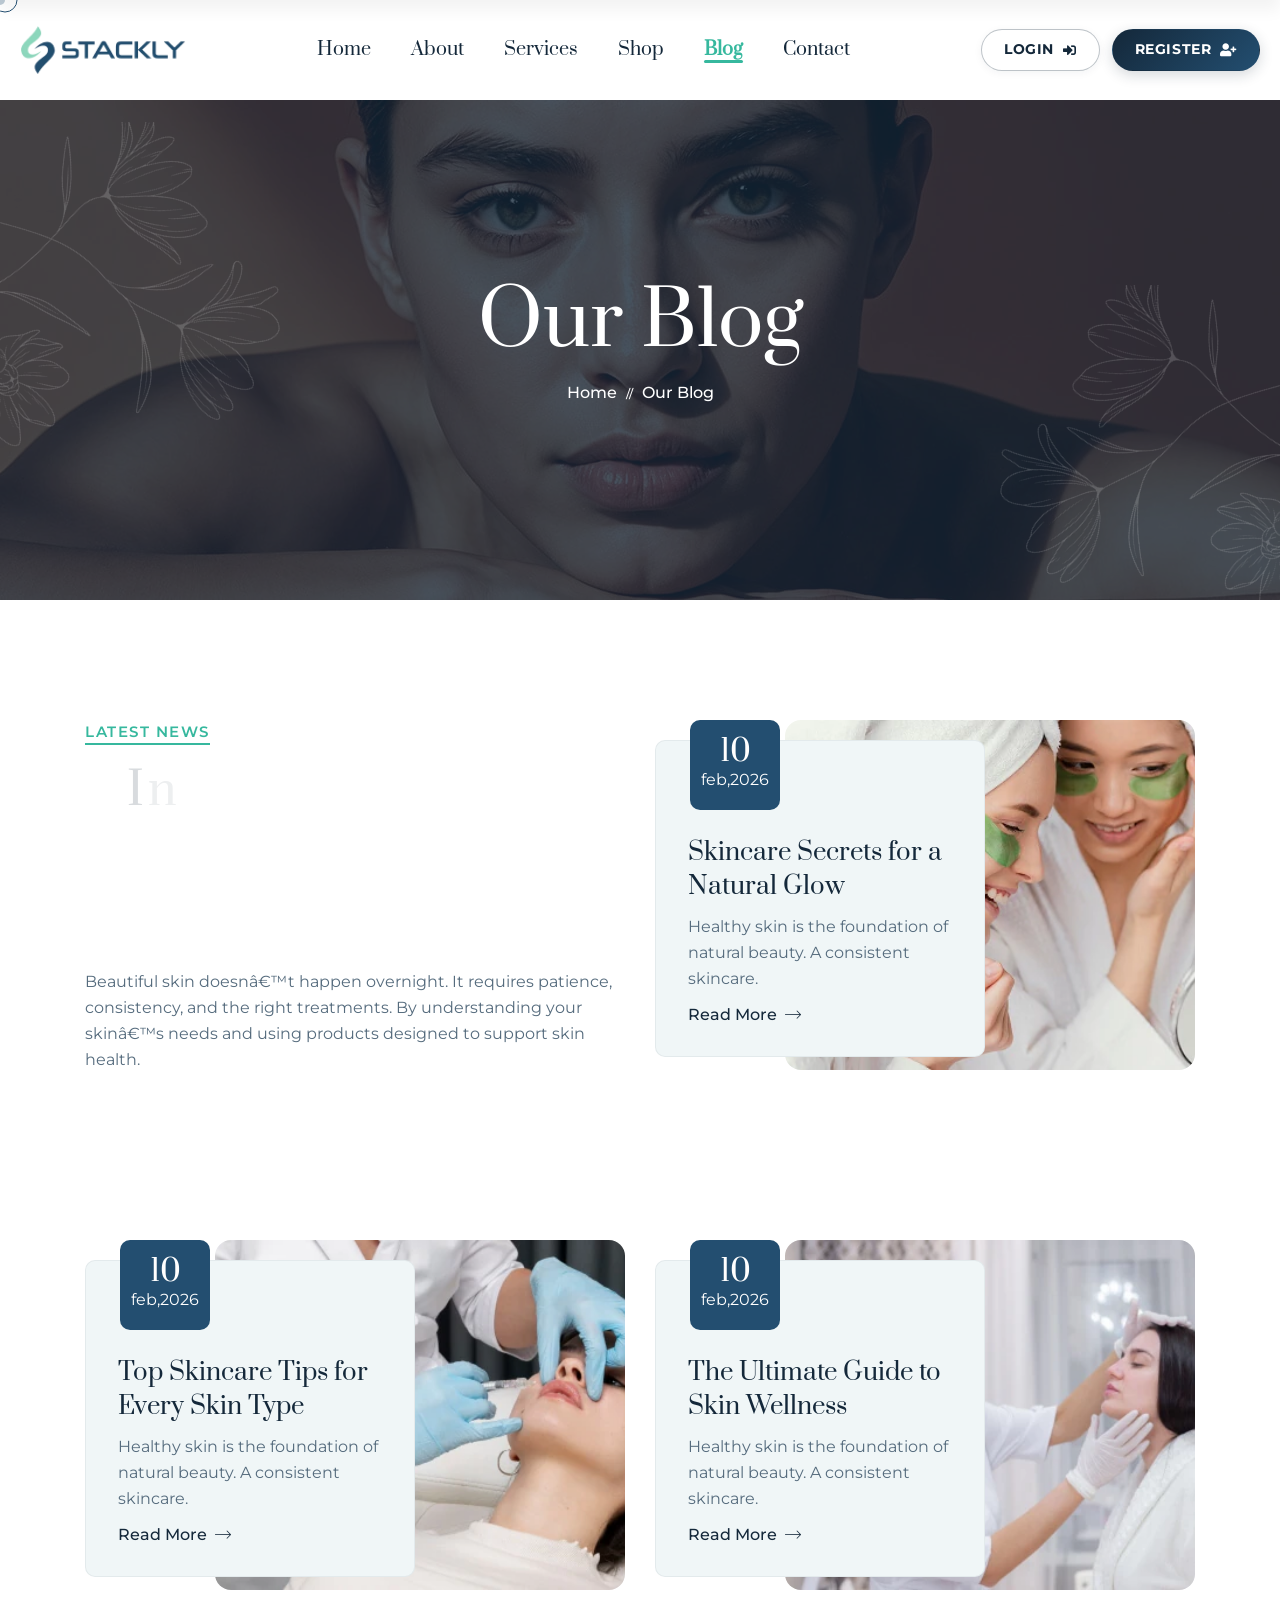
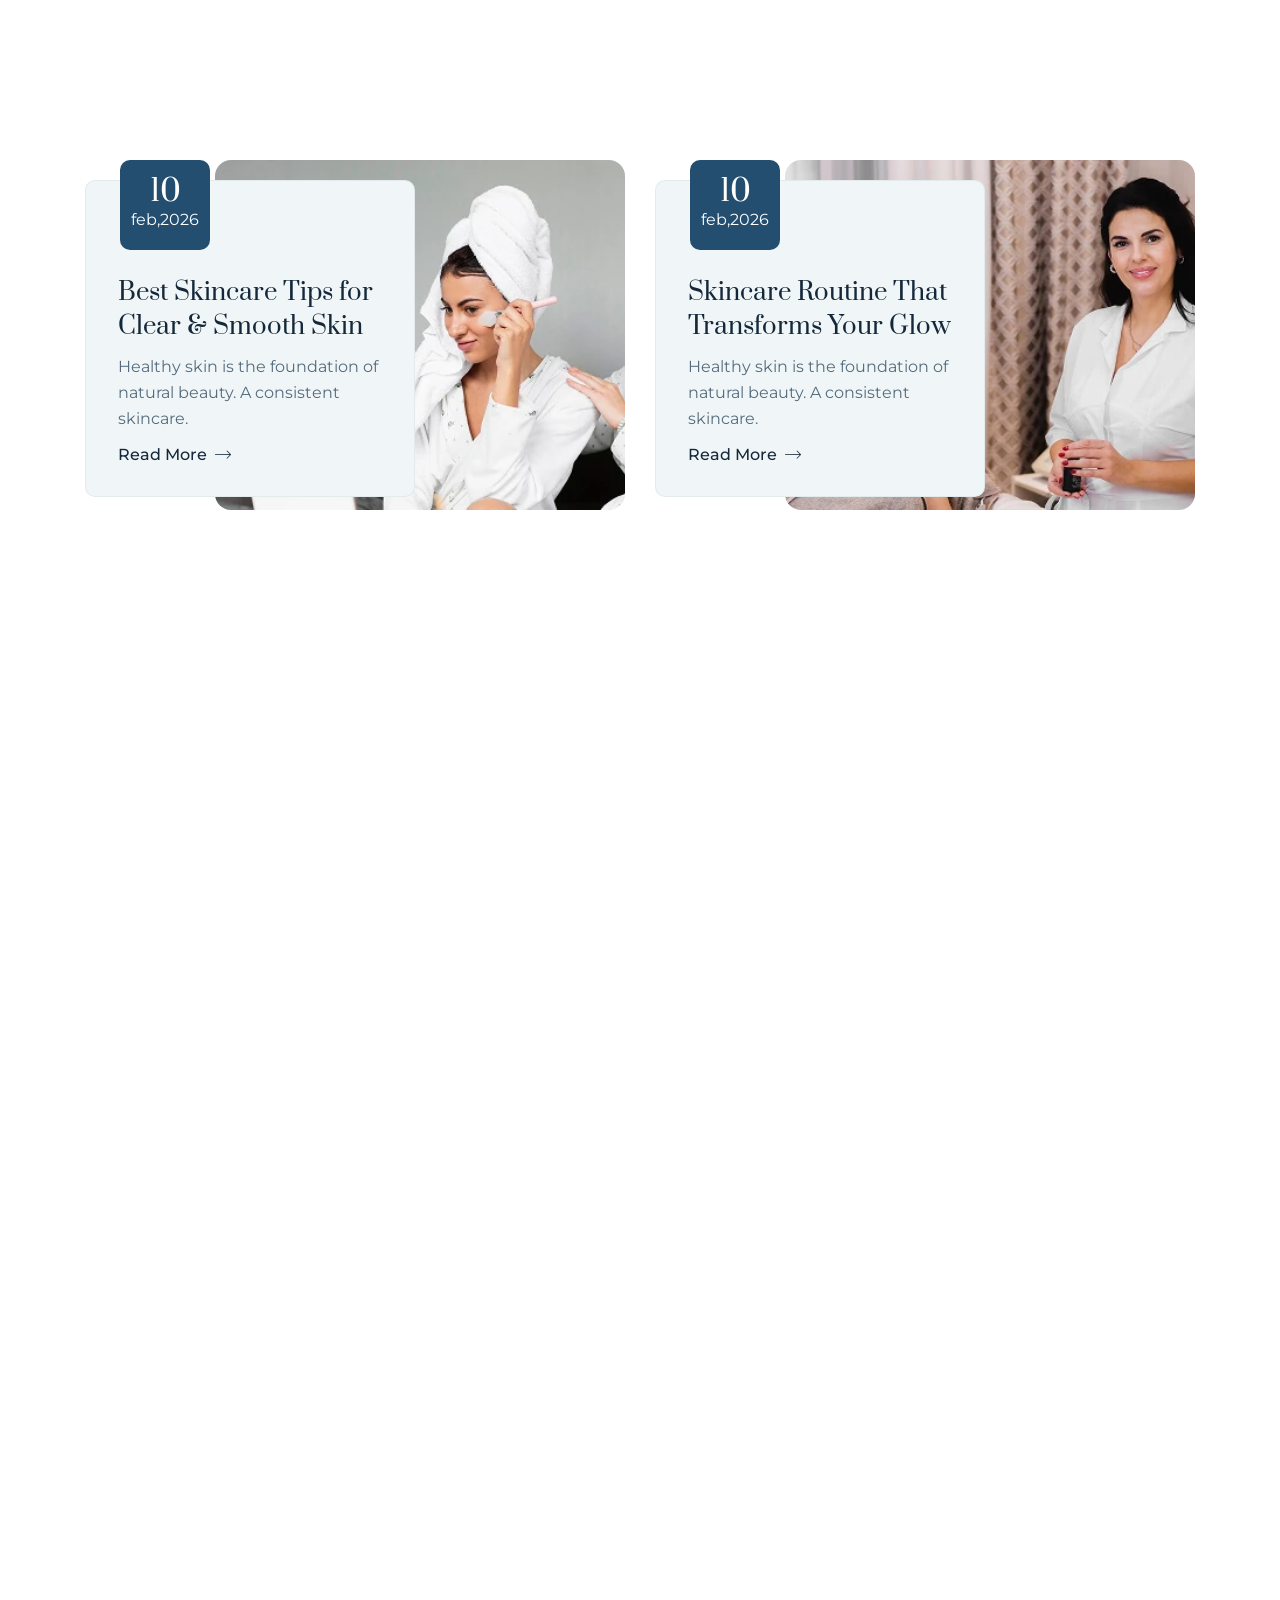
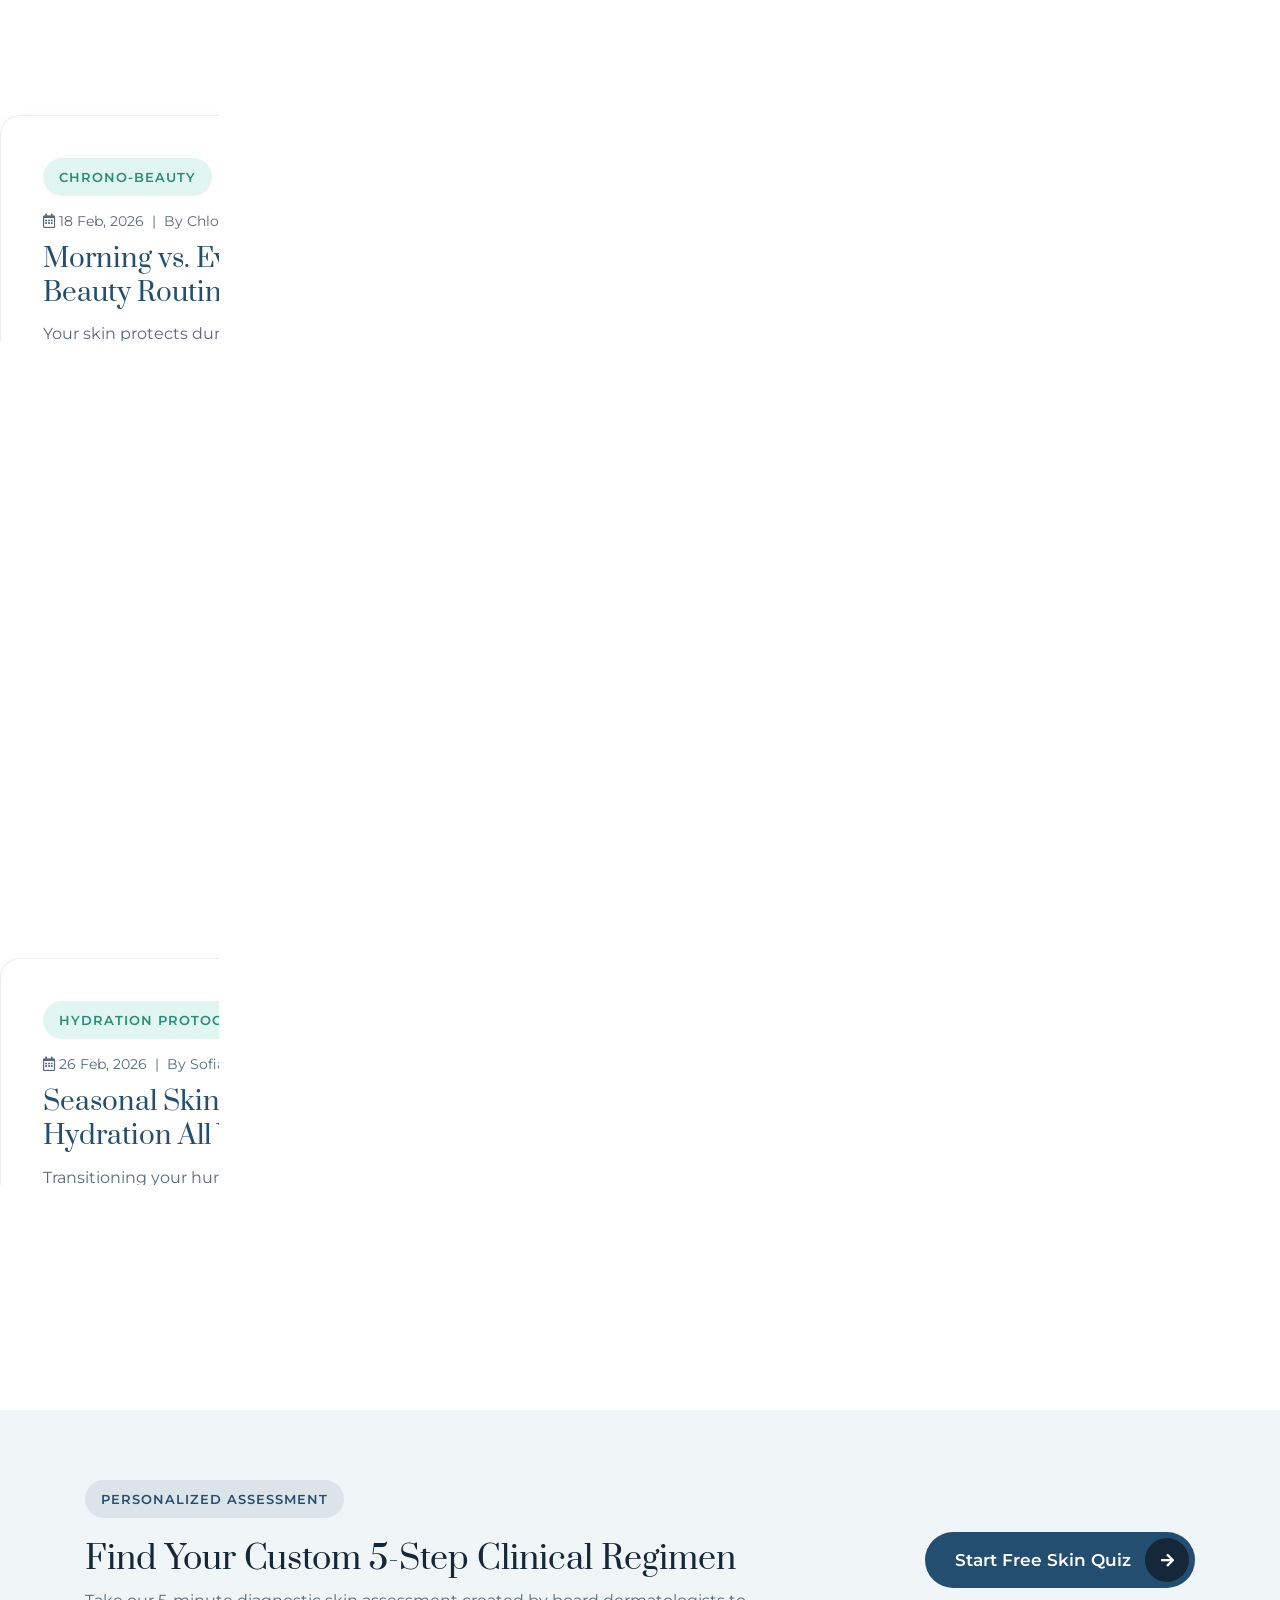
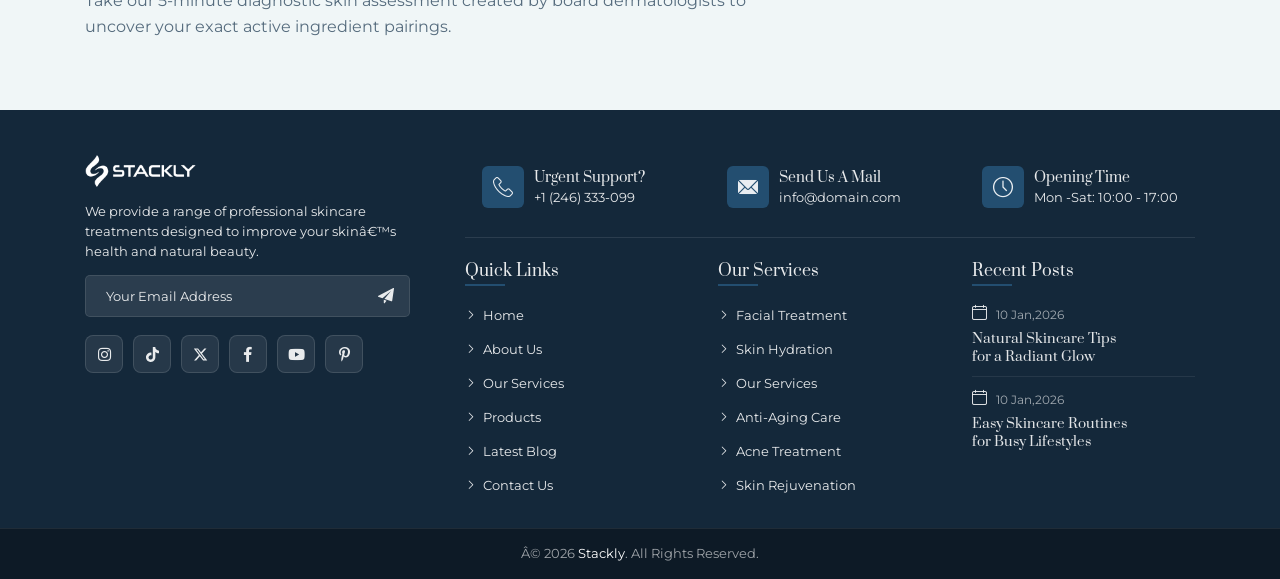
<file: blog.html>
<!DOCTYPE html>
<html lang="en">

<head>
    <meta charset="UTF-8" />
    <meta name="viewport" content="width=device-width, initial-scale=1.0" />
    <title> Our Blog || Stackly </title>
    <!-- Favicon removed -->
    <link rel="icon" href="data:,">
<meta name="description" content="Stackly " />

    <!-- fonts -->
    <link rel="preconnect" href="https://fonts.googleapis.com">
    <link rel="preconnect" href="https://fonts.gstatic.com" crossorigin>
    <link href="https://fonts.googleapis.com/css2?family=Montserrat:ital,wght@0,100..900;1,100..900&display=swap"
        rel="stylesheet">
    <link href="https://fonts.googleapis.com/css2?family=Prata&display=swap" rel="stylesheet">
    <!-- All Bundled CSS -->
    <link rel="stylesheet" href="css/style.css">
    <link rel="stylesheet" href="css/custom-auth-dashboard.css?v=3.1">
</head>

<body class="custom-cursor">

    <div class="custom-cursor__cursor"></div>
    <div class="custom-cursor__cursor-two"></div>

    <!--Start Preloader-->
    <div id="preloader">
        <div class="preloader">
            <span></span>
            <span></span>
        </div>
    </div>
    <!--End Preloader-->

    <!-- Start sidebar widget content -->
    <div class="xs-sidebar-group info-group info-sidebar">
        <div class="xs-overlay xs-bg-black"></div>
        <div class="xs-sidebar-widget">
            <div class="sidebar-widget-container">
                <div class="widget-heading">
                    <a href="#" class="close-side-widget">X</a>
                </div>
                <div class="sidebar-textwidget">
                    <div class="sidebar-info-contents">
                        <div class="content-inner">
                            <div class="logo"><a href="index.html"><img src="images/logo-stackly.webp" alt="Stackly" style="max-height: 48px; width: auto;"></a></div>
                            <div class="content-box">
                                <h4>About Us</h4>
                                <div class="inner-text">
                                    <p>Contrary to popular belief, Lorem Ipsum is not simply random text. It has
                                        roots in a piece of classical Latin literature from 45 BC, making it over
                                        2000 years old.
                                    </p>
                                </div>
                            </div>

                            <div class="form-inner">
                                <h4>Get a free quote</h4>
                                <form action="assets/inc/sendemail.php" method="POST" class="contact-form-validated">
                                    <div class="form-group">
                                        <input type="text" name="name" placeholder="Name" required="">
                                    </div>
                                    <div class="form-group">
                                        <input type="email" name="email" placeholder="Email" required="">
                                    </div>
                                    <div class="form-group">
                                        <textarea name="message" placeholder="Message..." required=""></textarea>
                                    </div>
                                    <div class="form-group message-btn">
                                        <button class="thm-btn" data-text="Submit Now +" type="submit"
                                            data-loading-text="Please wait...">Submit Now
                                            <span class="fas fa-arrow-right"></span>
                                        </button>
                                    </div>
                                    <div class="result"></div>
                                </form>
                            </div>

                            <div class="sidebar-contact-info">
                                <h4>Contact Info</h4>
                                <ul class="list-unstyled">
                                    <li>
                                        <span class="icon-maps-and-flags"></span> 88 broklyn street, New York
                                    </li>
                                    <li>
                                        <span class="icon-call"></span>
                                        <a href="tel:123456789">+1 555-9990-153</a>
                                    </li>
                                    <li>
                                        <span class="icon-email"></span>
                                        <a href="mailto:info@example.com">info@example.com</a>
                                    </li>
                                </ul>
                            </div>
                            <div class="thm-social-link1">
                                <ul class="social-box list-unstyled">
                                    <li>
                                        <a href="#"><i class="fab fa-facebook-f" aria-hidden="true"></i></a>
                                    </li>
                                    <li>
                                        <a href="#"><i class="fab fa-twitter" aria-hidden="true"></i></a>
                                    </li>
                                    <li>
                                        <a href="#"><i class="fab fa-pinterest-p" aria-hidden="true"></i></a>
                                    </li>
                                    <li>
                                        <a href="#"><i class="fab fa-instagram" aria-hidden="true"></i></a>
                                    </li>
                                </ul>
                            </div>
                        </div>
                    </div>
                </div>
            </div>
        </div>
    </div>
    <!-- End sidebar widget content -->


    <div class="page-wrapper">
        <header class="main-header">
            <nav class="main-menu">
                <div class="main-menu__wrapper">
                    <div class="main-menu__wrapper-inner">
                        <div class="main-menu__left">
                            <div class="main-menu__logo">
                                <a href="index.html"><img src="images/logo-stackly.webp" alt="Stackly" style="max-height: 48px; width: auto;"></a>
                            </div>
                        </div>
                        <div class="main-menu__main-menu-box">
                            <a href="#" class="mobile-nav__toggler"><i class="fa fa-bars"></i></a>
                            <ul class="main-menu__list">
                                <li>
                                    <a href="index.html">Home</a>
                                </li>
                                <li>
                                    <a href="about.html">About</a>
                                </li>
                                <li>
                                    <a href="services.html">Services</a>
                                </li>
                                <li>
                                    <a href="products.html">Shop</a>
                                </li>
                                <li class="current">
                                    <a href="blog.html">Blog</a>
                                </li>
                                <li>
                                    <a href="contact.html">Contact</a>
                                </li>
                            </ul>
                        </div>
                        <div class="main-menu__right">
                            <div class="main-menu__call">
                                <div class="main-menu__call-icon">
                                    <i class="icon-telephone"></i>
                                </div>
                                <div class="main-menu__call-content">
                                    <p class="main-menu__call-sub-title">Call Anytime</p>
                                    <h5 class="main-menu__call-number"><a href="tel:9288006780">+92 ( 8800 ) - 6780</a></h5>
                                </div>
                            </div>
                            <div class="main-menu__search-cart-box">
                                <div class="main-menu__search-cart-box">
                                    <div class="main-menu__search-box">
                                        <a href="#" class="main-menu__search searcher-toggler-box fal fa-search"></a>
                                    </div>
                                    <div class="main-menu__cart-box">
                                        <a href="cart.html" class="main-menu__cart">
                                            <span class="fal fa-shopping-cart"></span>
                                            <span class="main-menu__cart-count">02</span>
                                        </a>
                                    </div>
                                </div>
                            </div>
                            <div class="main-menu__nav-sidebar-icon">
                                <a class="navSidebar-button" href="#">
                                    <span class="icon-dots-menu-one"></span>
                                    <span class="icon-dots-menu-two"></span>
                                    <span class="icon-dots-menu-three"></span>
                                </a>
                            </div>
                            <div class="main-menu__btn-box auth-nav-box" id="authNavBox">
                                <div class="auth-nav-group guest-nav-actions" id="guestNavActions">
                                    <a class="thm-btn auth-nav-btn auth-nav-btn-login" href="login.html" id="navLoginBtn">
                                        <span>Login</span>
                                        <i class="fas fa-sign-in-alt"></i>
                                    </a>
                                    <a class="thm-btn auth-nav-btn auth-nav-btn-register" href="register.html" id="navRegisterBtn">
                                        <span>Register</span>
                                        <i class="fas fa-user-plus"></i>
                                    </a>
                                </div>
                                <div class="auth-nav-group user-nav-actions" id="userNavActions" style="display: none;">
                                    <a class="thm-btn auth-nav-btn auth-nav-btn-dashboard" href="dashboard.html" id="navDashboardBtn">
                                        <i class="fas fa-th-large"></i>
                                        <span>Dashboard</span>
                                    </a>
                                    <button type="button" class="auth-nav-logout-btn" title="Logout" aria-label="Logout">
                                        <i class="fas fa-sign-out-alt"></i>
                                    </button>
                                </div>
                            </div>
                        </div>
                    </div>
                </div>
            </nav>
        </header>

        <div class="stricky-header stricked-menu main-menu">
            <div class="sticky-header__content"></div><!-- /.sticky-header__content -->
        </div><!-- /.stricky-header -->
<!--Page Header Start-->
<section class="page-header">
<div class="page-header__bg" style="background-image: url(assets/images/backgrounds/page-header-bg.webp);">
</div>
<div class="shape1 float-bob-y"><img alt="" src="assets/images/shapes/page-header-shape1.webp"/></div>
<div class="shape2 float-bob-y"><img alt="" src="assets/images/shapes/page-header-shape2.webp"/></div>
<div class="container">
<div class="page-header__inner">
<h2>Our Blog</h2>
<div class="thm-breadcrumb__inner">
<ul class="thm-breadcrumb">
<li><a href="index.html">Home</a></li>
<li><span>//</span></li>
<li>Our Blog</li>
</ul>
</div>
</div>
</div>
</section>
<!--Page Header End-->
<!--Blog One Start-->
<section class="blog-one">
<div class="container">
<div class="row">
<!--Blog One Content Start-->
<div class="col-xl-6 wow fadeInRight" data-wow-delay="0ms" data-wow-duration="1500ms">
<div class="blog-one__content">
<div class="section-title text-left sec-title-animation animation-style2">
<div class="section-title__tagline-box">
<p class="section-title__tagline">Latest News</p>
<div class="section-title__tagline-shape"></div>
</div>
<h2 class="section-title__title title-animation">Inside a World of Relaxing <br/>
                                    Spa Treatments</h2>
</div>
<div class="blog-one__content-text">
<p>Beautiful skin doesnâ€™t happen overnight. It requires patience, consistency, and the
                                    right treatments. By understanding your skinâ€™s needs and using products designed to
                                    support skin health.</p>
</div>
</div>
</div>
<!--Blog One Content End-->
<!--Blog One Single Start-->
<div class="col-xl-6 wow fadeInLeft" data-wow-delay="0ms" data-wow-duration="1500ms">
<div class="blog-one__single">
<div class="blog-one__single-img">
<div class="blog-one__single-img-inner">
<img alt="" src="assets/images/blog/blog-v1-img1.webp"/>
</div>
<div class="blog-one__single-content">
<div class="blog-one__single-content-date">
<h2>10</h2>
<p>feb,2026</p>
</div>
<div class="blog-one__single-content-inner">
<h3><a href="404.html">Skincare Secrets for a Natural Glow</a></h3>
<p>Healthy skin is the foundation of natural
                                            beauty. A consistent skincare.</p>
<div class="btn-box">
<a href="404.html">Read More <span class="icon-right-arrow"></span></a>
</div>
</div>
</div>
</div>
</div>
</div>
<!--Blog One Single End-->
<!--Blog One Single Start-->
<div class="col-xl-6 wow fadeInRight" data-wow-delay="0ms" data-wow-duration="1500ms">
<div class="blog-one__single">
<div class="blog-one__single-img">
<div class="blog-one__single-img-inner">
<img alt="" src="assets/images/blog/blog-v1-img2.webp"/>
</div>
<div class="blog-one__single-content">
<div class="blog-one__single-content-date">
<h2>10</h2>
<p>feb,2026</p>
</div>
<div class="blog-one__single-content-inner">
<h3><a href="404.html">Top Skincare Tips for Every Skin Type</a></h3>
<p>Healthy skin is the foundation of natural
                                            beauty. A consistent skincare.</p>
<div class="btn-box">
<a href="404.html">Read More <span class="icon-right-arrow"></span></a>
</div>
</div>
</div>
</div>
</div>
</div>
<!--Blog One Single End-->
<!--Blog One Single Start-->
<div class="col-xl-6">
<div class="blog-one__single">
<div class="blog-one__single-img">
<div class="blog-one__single-img-inner">
<img alt="" src="assets/images/blog/blog-v1-img3.webp"/>
</div>
<div class="blog-one__single-content">
<div class="blog-one__single-content-date">
<h2>10</h2>
<p>feb,2026</p>
</div>
<div class="blog-one__single-content-inner">
<h3><a href="404.html">The Ultimate Guide to Skin Wellness</a></h3>
<p>Healthy skin is the foundation of natural
                                            beauty. A consistent skincare.</p>
<div class="btn-box">
<a href="404.html">Read More <span class="icon-right-arrow"></span></a>
</div>
</div>
</div>
</div>
</div>
</div>
<!--Blog One Single End-->
<!--Blog One Single Start-->
<div class="col-xl-6 wow fadeInRight" data-wow-delay="0ms" data-wow-duration="1500ms">
<div class="blog-one__single">
<div class="blog-one__single-img">
<div class="blog-one__single-img-inner">
<img alt="" src="assets/images/blog/blog-v1-img4.webp"/>
</div>
<div class="blog-one__single-content">
<div class="blog-one__single-content-date">
<h2>10</h2>
<p>feb,2026</p>
</div>
<div class="blog-one__single-content-inner">
<h3><a href="404.html">Best Skincare Tips for Clear &amp; Smooth Skin</a>
</h3>
<p>Healthy skin is the foundation of natural
                                            beauty. A consistent skincare.</p>
<div class="btn-box">
<a href="404.html">Read More <span class="icon-right-arrow"></span></a>
</div>
</div>
</div>
</div>
</div>
</div>
<!--Blog One Single End-->
<!--Blog One Single Start-->
<div class="col-xl-6">
<div class="blog-one__single">
<div class="blog-one__single-img">
<div class="blog-one__single-img-inner">
<img alt="" src="assets/images/blog/blog-v1-img5.webp"/>
</div>
<div class="blog-one__single-content">
<div class="blog-one__single-content-date">
<h2>10</h2>
<p>feb,2026</p>
</div>
<div class="blog-one__single-content-inner">
<h3><a href="404.html">Skincare Routine That Transforms Your Glow</a>
</h3>
<p>Healthy skin is the foundation of natural
                                            beauty. A consistent skincare.</p>
<div class="btn-box">
<a href="404.html">Read More <span class="icon-right-arrow"></span></a>
</div>
</div>
</div>
</div>
</div>
</div>
<!--Blog One Single End-->
</div>
</div>
</section>
<!--Blog One End-->
<!-- Blog Post 3 -->
<div class="blog-standard__single wow fadeInUp" data-wow-delay="300ms" style="margin-top: 40px;">
<div class="row align-items-center">
<div class="col-xl-7 col-lg-7">
<div class="blog-standard__content" style="padding: 30px;">
<span class="stackly-badge stackly-badge--mint">Barrier Science</span>
<p style="color: var(--pureglow-gray); font-size: 14px; margin-bottom: 8px;"><i class="far fa-calendar-alt"></i> 12 Feb, 2026  |  By Dr. Julian Sterling</p>
<h2 style="font-size: 26px; line-height: 1.3; font-family: var(--pureglow-font-two);"><a href="contact.html">The Science of Skin Barrier Repair: Why Gentle Care Wins in 2026</a></h2>
<p style="color: var(--pureglow-gray); margin-top: 12px; line-height: 1.6;">Over-exfoliation has become the leading cause of chronic sensitivity. Learn why rebuilding your lipid matrix with skin-identical ceramides is the true secret to enduring radiance.</p>
<div style="margin-top: 15px;"><a class="thm-btn" href="404.html">Read Article <span class="fas fa-arrow-right"></span></a></div>
</div>
</div>
<div class="col-xl-5 col-lg-5">
<img alt="" src="images/blog-v1-img1.webp" style="border-radius: 12px; width: 100%; object-fit: cover; max-height: 280px;"/>
</div>
</div>
</div>
<!-- Blog Post 4 -->
<div class="blog-standard__single wow fadeInUp" data-wow-delay="400ms" style="margin-top: 40px;">
<div class="row align-items-center">
<div class="col-xl-7 col-lg-7">
<div class="blog-standard__content" style="padding: 30px;">
<span class="stackly-badge">Pigmentation Control</span>
<p style="color: var(--pureglow-gray); font-size: 14px; margin-bottom: 8px;"><i class="far fa-calendar-alt"></i> 15 Feb, 2026  |  By Dr. Elena Rostova</p>
<h2 style="font-size: 26px; line-height: 1.3; font-family: var(--pureglow-font-two);"><a href="contact.html">Top 5 Clinical Ingredients for Fading Stubborn Hyperpigmentation</a></h2>
<p style="color: var(--pureglow-gray); margin-top: 12px; line-height: 1.6;">From tranexamic acid to stabilized alpha-arbutin, discover how targeted tyrosinase inhibitors safely brighten dark spots without triggering rebound redness.</p>
<div style="margin-top: 15px;"><a class="thm-btn" href="404.html">Read Article <span class="fas fa-arrow-right"></span></a></div>
</div>
</div>
<div class="col-xl-5 col-lg-5">
<img alt="" src="images/blog-v1-img2.webp" style="border-radius: 12px; width: 100%; object-fit: cover; max-height: 280px;"/>
</div>
</div>
</div>
<!-- Blog Post 5 -->
<div class="blog-standard__single wow fadeInUp" data-wow-delay="500ms" style="margin-top: 40px;">
<div class="row align-items-center">
<div class="col-xl-7 col-lg-7">
<div class="blog-standard__content" style="padding: 30px;">
<span class="stackly-badge stackly-badge--mint">Chrono-Beauty</span>
<p style="color: var(--pureglow-gray); font-size: 14px; margin-bottom: 8px;"><i class="far fa-calendar-alt"></i> 18 Feb, 2026  |  By Chloe Bennett</p>
<h2 style="font-size: 26px; line-height: 1.3; font-family: var(--pureglow-font-two);"><a href="contact.html">Morning vs. Evening Skincare: The Optimal Chrono-Beauty Routine</a></h2>
<p style="color: var(--pureglow-gray); margin-top: 12px; line-height: 1.6;">Your skin protects during daylight and repairs during slumber. Aligning your actives with circadian biological rhythms amplifies product efficacy by over 200%.</p>
<div style="margin-top: 15px;"><a class="thm-btn" href="404.html">Read Article <span class="fas fa-arrow-right"></span></a></div>
</div>
</div>
<div class="col-xl-5 col-lg-5">
<img alt="" src="images/blog-v1-img3.webp" style="border-radius: 12px; width: 100%; object-fit: cover; max-height: 280px;"/>
</div>
</div>
</div>
<!-- Blog Post 6 -->
<div class="blog-standard__single wow fadeInUp" data-wow-delay="600ms" style="margin-top: 40px;">
<div class="row align-items-center">
<div class="col-xl-7 col-lg-7">
<div class="blog-standard__content" style="padding: 30px;">
<span class="stackly-badge">Sensitive Skin</span>
<p style="color: var(--pureglow-gray); font-size: 14px; margin-bottom: 8px;"><i class="far fa-calendar-alt"></i> 22 Feb, 2026  |  By Elena Morales</p>
<h2 style="font-size: 26px; line-height: 1.3; font-family: var(--pureglow-font-two);"><a href="contact.html">Why Clean Clinical Formulation Matters for Reactive Skin</a></h2>
<p style="color: var(--pureglow-gray); margin-top: 12px; line-height: 1.6;">How avoiding hidden allergens and synthetic penetration enhancers allows compromised skin to recover its natural resilience without recurring flare-ups.</p>
<div style="margin-top: 15px;"><a class="thm-btn" href="404.html">Read Article <span class="fas fa-arrow-right"></span></a></div>
</div>
</div>
<div class="col-xl-5 col-lg-5">
<img alt="" src="images/feature-1-1.webp" style="border-radius: 12px; width: 100%; object-fit: cover; max-height: 280px;"/>
</div>
</div>
</div>
<!-- Blog Post 7 -->
<div class="blog-standard__single wow fadeInUp" data-wow-delay="700ms" style="margin-top: 40px;">
<div class="row align-items-center">
<div class="col-xl-7 col-lg-7">
<div class="blog-standard__content" style="padding: 30px;">
<span class="stackly-badge stackly-badge--mint">Hydration Protocols</span>
<p style="color: var(--pureglow-gray); font-size: 14px; margin-bottom: 8px;"><i class="far fa-calendar-alt"></i> 26 Feb, 2026  |  By Sofia Rossi</p>
<h2 style="font-size: 26px; line-height: 1.3; font-family: var(--pureglow-font-two);"><a href="contact.html">Seasonal Skin Survival: How to Maintain Radiant Hydration All Year</a></h2>
<p style="color: var(--pureglow-gray); margin-top: 12px; line-height: 1.6;">Transitioning your humectants and lipid ratios as outdoor humidity and indoor heating shift throughout the seasons.</p>
<div style="margin-top: 15px;"><a class="thm-btn" href="404.html">Read Article <span class="fas fa-arrow-right"></span></a></div>
</div>
</div>
<div class="col-xl-5 col-lg-5">
<img alt="" src="images/feature-1-2.webp" style="border-radius: 12px; width: 100%; object-fit: cover; max-height: 280px;"/>
</div>
</div>
</div>
<!-- 5-Minute Skincare Diagnostic Quiz Start -->
<section style="padding: 70px 0; background: var(--pureglow-primary); margin-top: 80px;">
<div class="container">
<div class="row align-items-center">
<div class="col-xl-8 col-lg-8">
<span class="stackly-badge">Personalized Assessment</span>
<h2 style="font-family: var(--pureglow-font-two); font-size: 32px; color: var(--pureglow-black); margin-top: 10px;">Find Your Custom 5-Step Clinical Regimen</h2>
<p style="color: var(--pureglow-gray); margin-top: 10px;">Take our 5-minute diagnostic skin assessment created by board dermatologists to uncover your exact active ingredient pairings.</p>
</div>
<div class="col-xl-4 col-lg-4 text-lg-end mt-4 mt-lg-0">
<a class="thm-btn" href="404.html">Start Free Skin Quiz <span class="fas fa-arrow-right"></span></a>
</div>
</div>
</div>
</section>
<!-- 5-Minute Skincare Diagnostic Quiz End -->
<!--Site Footer Start-->
<footer class="site-footer">
            <div class="site-footer__top">
                <div class="container">
                    <div class="site-footer__top-inner">
                        <div class="row">
                            <div class="col-xl-4 wow fadeInUp" data-wow-delay="100ms">
                                <div class="footer-widget__about">
                                    <div class="footer-widget__about-logo"><a href="index.html"><img src="images/logo-stackly.webp" alt="Stackly" style="max-height: 32px; width: auto; filter: brightness(0) invert(1);"></a></div>
                                    <p class="footer-widget__about-text">We provide a range of professional skincare
                                        <br> treatments designed to improve your skinâ€™s <br> health and natural beauty.
                                    </p>
                                    <div class="footer-widget__newsletter-form-box">
                                        <form class="footer-widget__newsletter-form" action="404.html" method="POST" onsubmit="window.location.href='404.html'; return false;" novalidate="novalidate">
                                            <div class="footer-widget__newsletter-form-input-box">
                                                <input type="email" placeholder="Your Email address" name="email">
                                            </div>
                                            <button type="submit" class="footer-widget__newsletter-btn" onclick="window.location.href='404.html'; return false;" aria-label="Send">
                                                <span><i class="icon-paper-plane"></i></span>
                                            </button>
                                            <div class="result"></div>
                                        </form>
                                    </div>
                                    <div class="footer-widget__social">
                                        <a href="404.html" title="Instagram" aria-label="Instagram"><span class="fab fa-instagram"></span></a>
                                        <a href="404.html" title="TikTok" aria-label="TikTok"><svg width="15" height="15" viewBox="0 0 24 24" fill="currentColor"><path d="M12.525.02c1.31-.02 2.61-.01 3.91-.02.08 1.53.63 3.09 1.75 4.17 1.12 1.11 2.7 1.62 4.24 1.79v4.03c-1.44-.05-2.89-.35-4.2-.97-.57-.26-1.1-.59-1.62-.93-.01 2.92.01 5.84-.02 8.75-.08 1.4-.54 2.79-1.35 3.94-1.31 1.92-3.58 3.17-5.91 3.21-1.43.08-2.86-.31-4.08-1.03-2.02-1.19-3.44-3.37-3.65-5.71-.02-.5-.03-1-.01-1.49.18-1.9 1.12-3.72 2.58-4.96 1.66-1.44 3.98-2.13 6.15-1.72.02 1.48-.04 2.96-.04 4.44-.99-.32-2.15-.23-3.02.37-.63.41-1.11 1.04-1.36 1.75-.21.51-.24 1.07-.14 1.61.24 1.64 1.82 3.02 3.5 2.87 1.12-.01 2.19-.66 2.77-1.61.19-.33.4-.67.41-1.06.1-1.79.06-3.57.07-5.36.01-4.03-.01-8.05.02-12.07z"/></svg></a>
                                        <a href="404.html" title="X (Twitter)" aria-label="X"><svg width="15" height="15" viewBox="0 0 24 24" fill="currentColor"><path d="M18.244 2.25h3.308l-7.227 8.26 8.502 11.24H16.17l-5.214-6.817L4.99 21.75H1.68l7.73-8.835L1.254 2.25H8.08l4.713 6.231zm-1.161 17.52h1.833L7.084 4.126H5.117z"/></svg></a>
                                        <a href="404.html" title="Facebook" aria-label="Facebook"><span class="fab fa-facebook-f"></span></a>
                                        <a href="404.html" title="YouTube" aria-label="YouTube"><span class="fab fa-youtube"></span></a>
                                        <a href="404.html" title="Pinterest" aria-label="Pinterest"><span class="fab fa-pinterest-p"></span></a>
                                    </div>
                                </div>
                            </div>

                            <div class="col-xl-8">
                                <div class="site-footer__top-right">
                                    <div class="site-footer__top-right-top">
                                        <div class="site-footer__contact-info">
                                            <ul class="site-footer__contact-info-list">
                                                <li>
                                                    <div class="icon-box">
                                                        <span class="icon-telephone"></span>
                                                    </div>
                                                    <div class="content-box">
                                                        <h3>Urgent Support?</h3>
                                                        <p>+1 (246) 333-099</p>
                                                    </div>
                                                </li>

                                                <li>
                                                    <div class="icon-box">
                                                        <span class="icon-email"></span>
                                                    </div>
                                                    <div class="content-box">
                                                        <h3>Send us a Mail</h3>
                                                        <p>info@domain.com</p>
                                                    </div>
                                                </li>

                                                <li>
                                                    <div class="icon-box">
                                                        <span class="icon-clock"></span>
                                                    </div>
                                                    <div class="content-box">
                                                        <h3>Opening Time</h3>
                                                        <p>Mon -Sat: 10:00 - 17:00</p>
                                                    </div>
                                                </li>
                                            </ul>
                                        </div>
                                    </div>

                                    <div class="row">
                                        <div class="col-xl-4 col-lg-4 col-md-6 wow fadeInUp" data-wow-delay="200ms">
                                            <div class="footer-widget__links">
                                                <h4 class="footer-widget__title">Quick links</h4>
                                                <ul class="footer-widget__links-list list-unstyled">
                                                    <li><span class="icon-chevron"></span><a href="index.html">Home</a>
                                                    </li>
                                                    <li><span class="icon-chevron"></span><a href="about.html">About
                                                            Us</a>
                                                    </li>
                                                    <li><span class="icon-chevron"></span><a href="services.html">Our
                                                            Services</a>
                                                    </li>
                                                    <li><span class="icon-chevron"></span><a
                                                            href="products.html">Products</a>
                                                    </li>
                                                    <li><span class="icon-chevron"></span><a href="blog.html">Latest
                                                            Blog</a></li>
                                                    <li><span class="icon-chevron"></span><a href="contact.html">Contact
                                                            Us</a></li>
                                                </ul>
                                            </div>
                                        </div>

                                        <div class="col-xl-4 col-lg-4 col-md-6 wow fadeInUp" data-wow-delay="200ms">
                                            <div class="footer-widget__links services">
                                                <h4 class="footer-widget__title">Our Services</h4>
                                                <ul class="footer-widget__links-list list-unstyled">
                                                    <li><span class="icon-chevron"></span><a
                                                            href="facial-treatment.html">Facial
                                                            Treatment</a>
                                                    </li>
                                                    <li><span class="icon-chevron"></span><a
                                                            href="facial-treatment.html">Skin
                                                            Hydration </a>
                                                    </li>
                                                    <li><span class="icon-chevron"></span><a href="services.html">Our
                                                            Services</a>
                                                    </li>
                                                    <li><span class="icon-chevron"></span><a
                                                            href="facial-treatment.html">Anti-Aging
                                                            Care</a>
                                                    </li>
                                                    <li><span class="icon-chevron"></span><a
                                                            href="facial-treatment.html">Acne
                                                            Treatment</a></li>
                                                    <li><span class="icon-chevron"></span><a
                                                            href="facial-treatment.html">Skin
                                                            Rejuvenation</a></li>
                                                </ul>
                                            </div>
                                        </div>

                                        <div class="col-xl-4 col-lg-4 col-md-6 wow fadeInUp" data-wow-delay="400ms">
                                            <div class="footer-widget__recent-posts">
                                                <h3 class="footer-widget__title">Recent Posts</h3>
                                                <ul class="footer-widget__recent-posts-list">
                                                    <li>
                                                        <div class="footer-widget__recent-posts-content">
                                                            <p><span class="icon-calendar"></span> 10 Jan,2026</p>
                                                            <h4><a href="404.html">Natural Skincare Tips <br>
                                                                    for a Radiant Glow</a></h4>
                                                        </div>
                                                    </li>
                                                    <li>
                                                        <div class="footer-widget__recent-posts-content">
                                                            <p><span class="icon-calendar"></span> 10 Jan,2026</p>
                                                            <h4><a href="404.html">Easy Skincare Routines <br>
                                                                    for Busy Lifestyles</a></h4>
                                                        </div>
                                                    </li>
                                                </ul>
                                            </div>
                                        </div>
                                    </div>
                                </div>
                            </div>
                        </div>
                    </div>
                </div>
            </div>


            <div class="site-footer__bottom">
                <div class="container">
                    <div class="row">
                        <div class="col-xl-12">
                            <div class="site-footer__bottom-inner">
                                <div class="site-footer__copyright">
                                    <p class="site-footer__copyright-text">Â© 2026 <a href="index.html">Stackly</a>. All
                                        Rights Reserved.</p>
                                </div>
                                
                            </div>
                        </div>
                    </div>
                </div>
            </div>
        </footer>
        <!--Site Footer End-->


    </div><!-- /.page-wrapper -->


    <div class="mobile-nav__wrapper">
        <div class="mobile-nav__overlay mobile-nav__toggler"></div>
        <!-- /.mobile-nav__overlay -->
        <div class="mobile-nav__content">
            <span class="mobile-nav__close mobile-nav__toggler"><i class="fa fa-times"></i></span>

            <div class="logo-box"><a href="index.html" aria-label="logo image"><img src="images/logo-stackly.webp" width="118" alt="Stackly" style="max-height: 32px; width: auto;"></a></div>
            <!-- /.logo-box -->
            <div class="mobile-nav__container"></div>
            <!-- /.mobile-nav__container -->
            <div class="mobile-nav-auth-links"></div>

            <ul class="mobile-nav__contact list-unstyled">
                <li>
                    <i class="fa fa-envelope"></i>
                    <a href="mailto:needhelp@packageName__.com">needhelp@stackly.com</a>
                </li>
                <li>
                    <i class="fas fa-phone"></i>
                    <a href="tel:666-888-0000">666 888 0000</a>
                </li>
            </ul><!-- /.mobile-nav__contact -->



        </div>
        <!-- /.mobile-nav__content -->
    </div>
    <!-- /.mobile-nav__wrapper -->

    <!-- Search Popup -->
    <div class="search-popup">
        <div class="color-layer"></div>
        <button class="close-search"><span class="far fa-times fa-fw"></span></button>
        <form method="post" action="blog.html">
            <div class="form-group">
                <input type="search" name="search-field" value="" placeholder="Search Here" required="">
                <button type="submit"><i class="fas fa-search"></i></button>
            </div>
        </form>
    </div>
    <!-- End Search Popup -->

    <a href="#" data-target="html" class="scroll-to-target scroll-to-top" aria-label="Scroll to top" title="Scroll to top">
        <i class="fas fa-arrow-up"></i>
    </a>
    <!-- All Bundled JS -->
    <script src="js/script.js?v=2.4"></script>
    <script src="js/auth.js?v=2.5"></script>
</body>

</html>
</file>
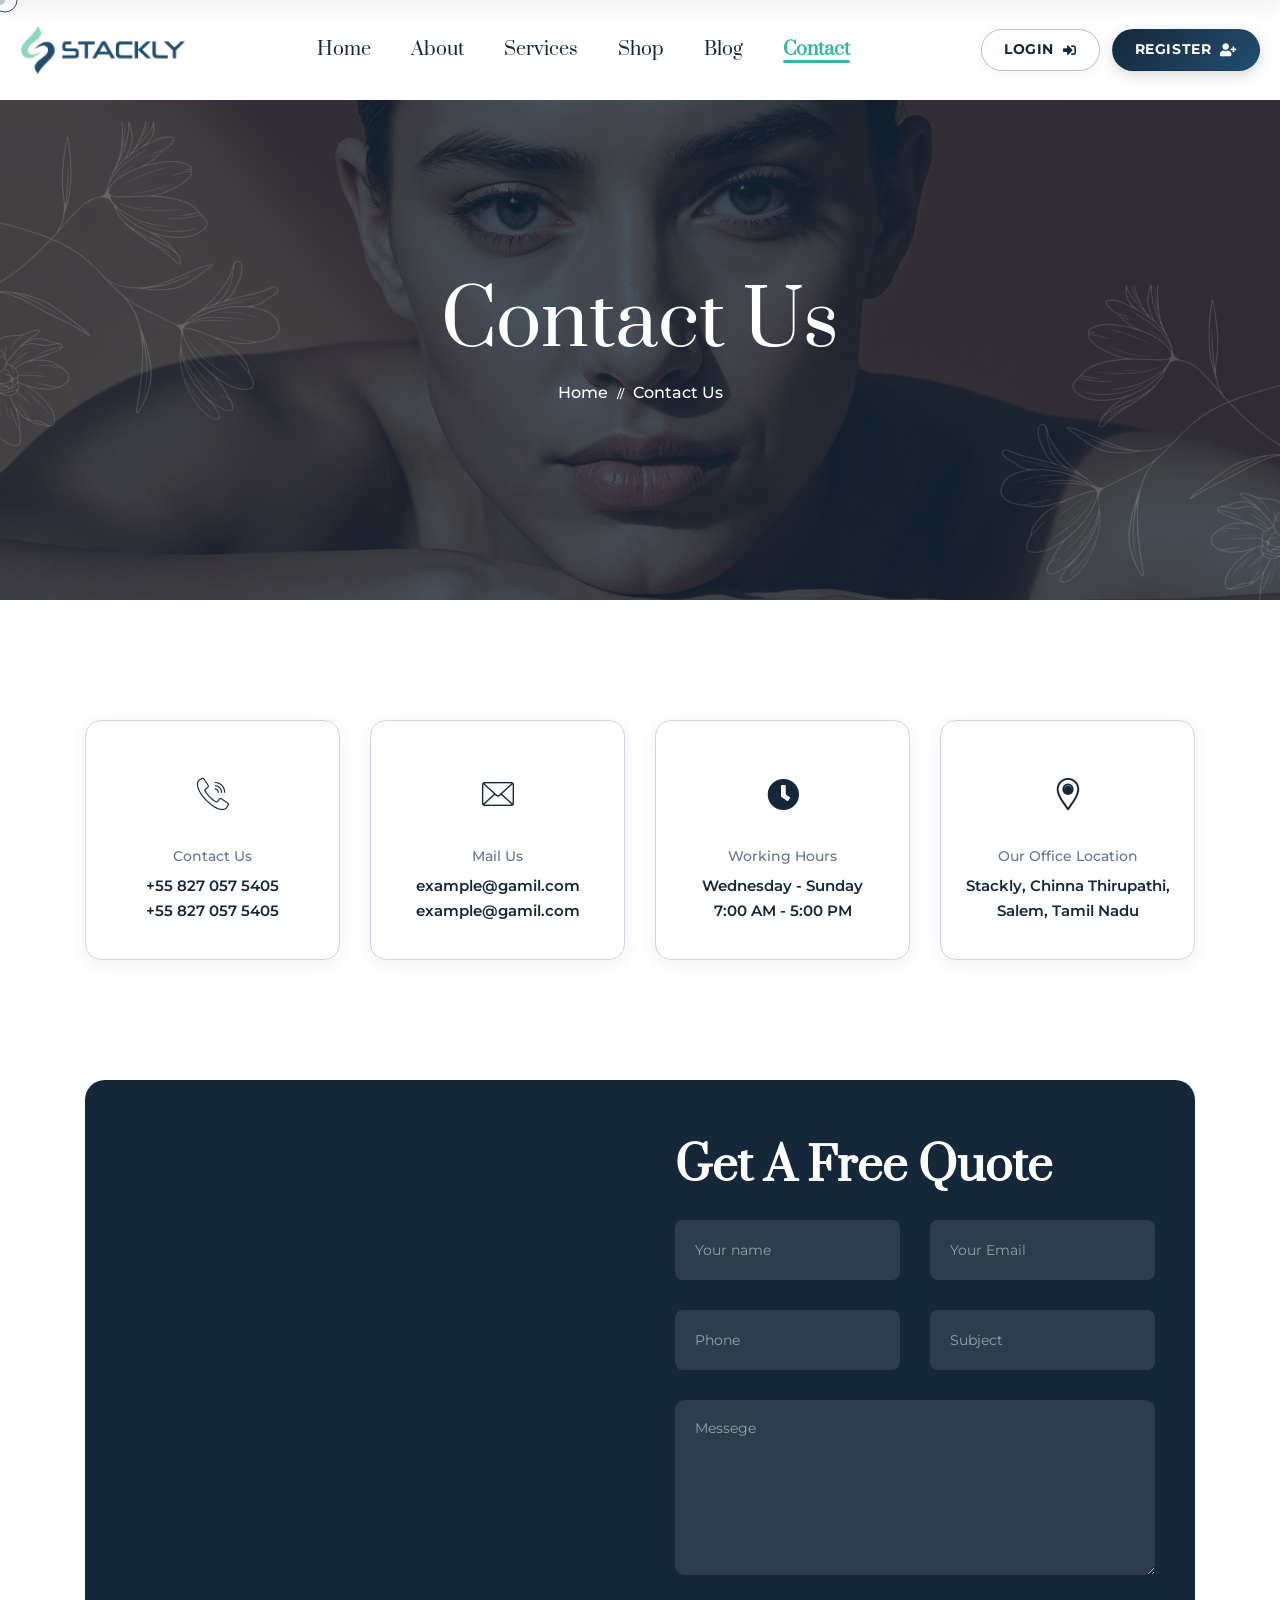
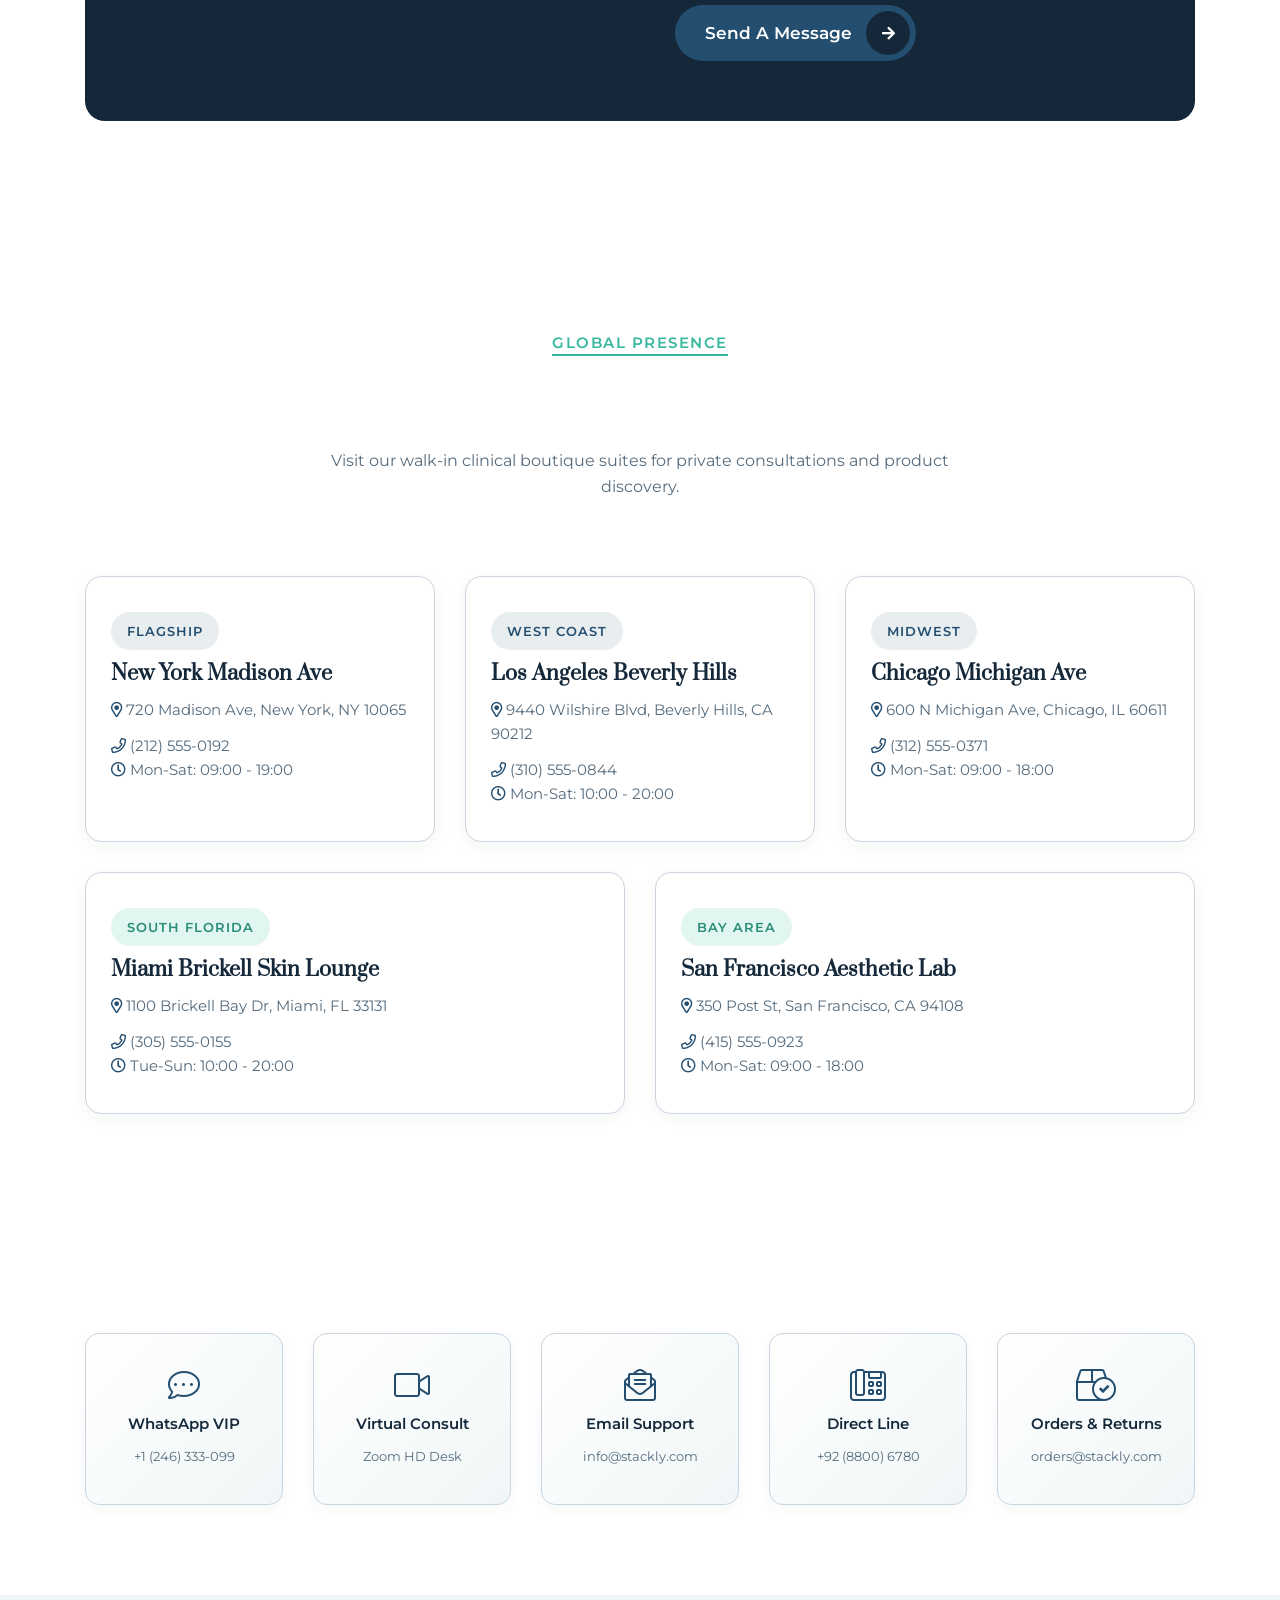
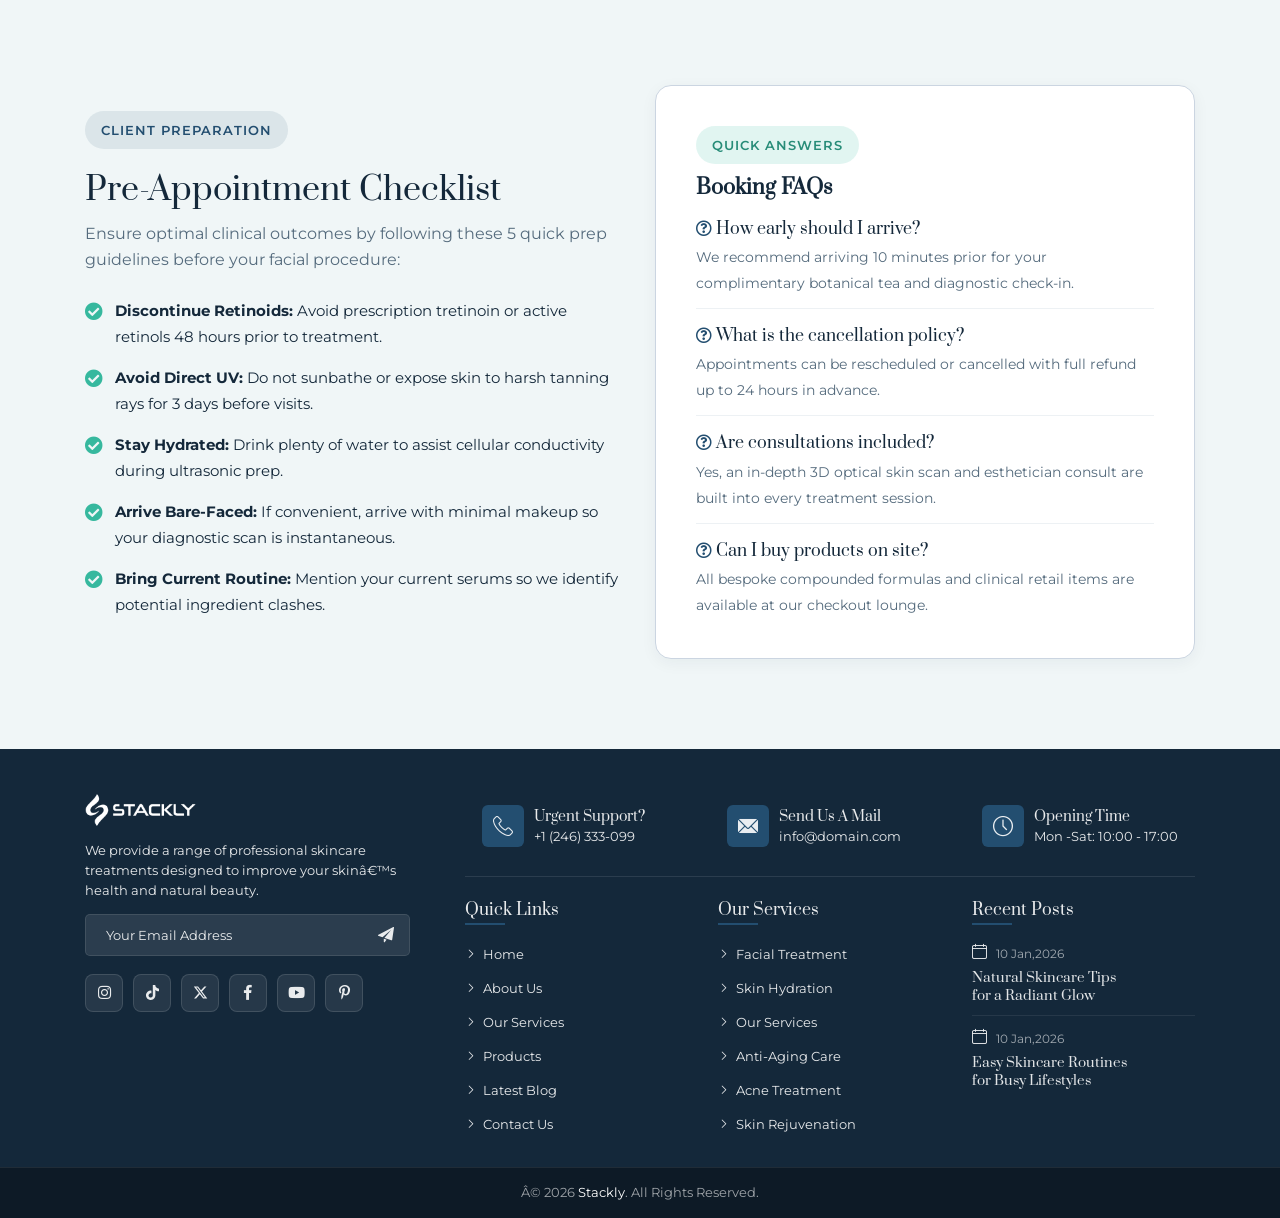
<file: contact.html>
<!DOCTYPE html>
<html lang="en">

<head>
    <meta charset="UTF-8" />
    <meta name="viewport" content="width=device-width, initial-scale=1.0" />
    <title> Contact Us || Stackly </title>
    <!-- Favicon removed -->
    <link rel="icon" href="data:,">
<meta name="description" content="Stackly " />

    <!-- fonts -->
    <link rel="preconnect" href="https://fonts.googleapis.com">
    <link rel="preconnect" href="https://fonts.gstatic.com" crossorigin>
    <link href="https://fonts.googleapis.com/css2?family=Montserrat:ital,wght@0,100..900;1,100..900&display=swap"
        rel="stylesheet">
    <link href="https://fonts.googleapis.com/css2?family=Prata&display=swap" rel="stylesheet">
    <!-- All Bundled CSS -->
    <link rel="stylesheet" href="css/style.css">
    <link rel="stylesheet" href="css/custom-auth-dashboard.css?v=3.1">
</head>

<body class="custom-cursor">

    <div class="custom-cursor__cursor"></div>
    <div class="custom-cursor__cursor-two"></div>

    <!--Start Preloader-->
    <div id="preloader">
        <div class="preloader">
            <span></span>
            <span></span>
        </div>
    </div>
    <!--End Preloader-->



    <!-- Start sidebar widget content -->
    <div class="xs-sidebar-group info-group info-sidebar">
        <div class="xs-overlay xs-bg-black"></div>
        <div class="xs-sidebar-widget">
            <div class="sidebar-widget-container">
                <div class="widget-heading">
                    <a href="#" class="close-side-widget">X</a>
                </div>
                <div class="sidebar-textwidget">
                    <div class="sidebar-info-contents">
                        <div class="content-inner">
                            <div class="logo"><a href="index.html"><img src="images/logo-stackly.webp" alt="Stackly" style="max-height: 48px; width: auto;"></a></div>
                            <div class="content-box">
                                <h4>About Us</h4>
                                <div class="inner-text">
                                    <p>Contrary to popular belief, Lorem Ipsum is not simply random text. It has
                                        roots in a piece of classical Latin literature from 45 BC, making it over
                                        2000 years old.
                                    </p>
                                </div>
                            </div>

                            <div class="form-inner">
                                <h4>Get a free quote</h4>
                                <form action="assets/inc/sendemail.php" method="POST" class="contact-form-validated">
                                    <div class="form-group">
                                        <input type="text" name="name" placeholder="Name" required="">
                                    </div>
                                    <div class="form-group">
                                        <input type="email" name="email" placeholder="Email" required="">
                                    </div>
                                    <div class="form-group">
                                        <textarea name="message" placeholder="Message..." required=""></textarea>
                                    </div>
                                    <div class="form-group message-btn">
                                        <button class="thm-btn" data-text="Submit Now +" type="submit"
                                            data-loading-text="Please wait...">Submit Now
                                            <span class="fas fa-arrow-right"></span>
                                        </button>
                                    </div>
                                    <div class="result"></div>
                                </form>
                            </div>

                            <div class="sidebar-contact-info">
                                <h4>Contact Info</h4>
                                <ul class="list-unstyled">
                                    <li>
                                        <span class="icon-maps-and-flags"></span> 88 broklyn street, New York
                                    </li>
                                    <li>
                                        <span class="icon-call"></span>
                                        <a href="tel:123456789">+1 555-9990-153</a>
                                    </li>
                                    <li>
                                        <span class="icon-email"></span>
                                        <a href="mailto:info@example.com">info@example.com</a>
                                    </li>
                                </ul>
                            </div>
                            <div class="thm-social-link1">
                                <ul class="social-box list-unstyled">
                                    <li>
                                        <a href="#"><i class="fab fa-facebook-f" aria-hidden="true"></i></a>
                                    </li>
                                    <li>
                                        <a href="#"><i class="fab fa-twitter" aria-hidden="true"></i></a>
                                    </li>
                                    <li>
                                        <a href="#"><i class="fab fa-pinterest-p" aria-hidden="true"></i></a>
                                    </li>
                                    <li>
                                        <a href="#"><i class="fab fa-instagram" aria-hidden="true"></i></a>
                                    </li>
                                </ul>
                            </div>
                        </div>
                    </div>
                </div>
            </div>
        </div>
    </div>
    <!-- End sidebar widget content -->


    <div class="page-wrapper">
        <header class="main-header">
            <nav class="main-menu">
                <div class="main-menu__wrapper">
                    <div class="main-menu__wrapper-inner">
                        <div class="main-menu__left">
                            <div class="main-menu__logo">
                                <a href="index.html"><img src="images/logo-stackly.webp" alt="Stackly" style="max-height: 48px; width: auto;"></a>
                            </div>
                        </div>
                        <div class="main-menu__main-menu-box">
                            <a href="#" class="mobile-nav__toggler"><i class="fa fa-bars"></i></a>
                            <ul class="main-menu__list">
                                <li>
                                    <a href="index.html">Home</a>
                                </li>
                                <li>
                                    <a href="about.html">About</a>
                                </li>
                                <li>
                                    <a href="services.html">Services</a>
                                </li>
                                <li>
                                    <a href="products.html">Shop</a>
                                </li>
                                <li>
                                    <a href="blog.html">Blog</a>
                                </li>
                                <li class="current">
                                    <a href="contact.html">Contact</a>
                                </li>
                            </ul>
                        </div>
                        <div class="main-menu__right">
                            <div class="main-menu__call">
                                <div class="main-menu__call-icon">
                                    <i class="icon-telephone"></i>
                                </div>
                                <div class="main-menu__call-content">
                                    <p class="main-menu__call-sub-title">Call Anytime</p>
                                    <h5 class="main-menu__call-number"><a href="tel:9288006780">+92 ( 8800 ) - 6780</a></h5>
                                </div>
                            </div>
                            <div class="main-menu__search-cart-box">
                                <div class="main-menu__search-cart-box">
                                    <div class="main-menu__search-box">
                                        <a href="#" class="main-menu__search searcher-toggler-box fal fa-search"></a>
                                    </div>
                                    <div class="main-menu__cart-box">
                                        <a href="cart.html" class="main-menu__cart">
                                            <span class="fal fa-shopping-cart"></span>
                                            <span class="main-menu__cart-count">02</span>
                                        </a>
                                    </div>
                                </div>
                            </div>
                            <div class="main-menu__nav-sidebar-icon">
                                <a class="navSidebar-button" href="#">
                                    <span class="icon-dots-menu-one"></span>
                                    <span class="icon-dots-menu-two"></span>
                                    <span class="icon-dots-menu-three"></span>
                                </a>
                            </div>
                            <div class="main-menu__btn-box auth-nav-box" id="authNavBox">
                                <div class="auth-nav-group guest-nav-actions" id="guestNavActions">
                                    <a class="thm-btn auth-nav-btn auth-nav-btn-login" href="login.html" id="navLoginBtn">
                                        <span>Login</span>
                                        <i class="fas fa-sign-in-alt"></i>
                                    </a>
                                    <a class="thm-btn auth-nav-btn auth-nav-btn-register" href="register.html" id="navRegisterBtn">
                                        <span>Register</span>
                                        <i class="fas fa-user-plus"></i>
                                    </a>
                                </div>
                                <div class="auth-nav-group user-nav-actions" id="userNavActions" style="display: none;">
                                    <a class="thm-btn auth-nav-btn auth-nav-btn-dashboard" href="dashboard.html" id="navDashboardBtn">
                                        <i class="fas fa-th-large"></i>
                                        <span>Dashboard</span>
                                    </a>
                                    <button type="button" class="auth-nav-logout-btn" title="Logout" aria-label="Logout">
                                        <i class="fas fa-sign-out-alt"></i>
                                    </button>
                                </div>
                            </div>
                        </div>
                    </div>
                </div>
            </nav>
        </header>

        <div class="stricky-header stricked-menu main-menu">
            <div class="sticky-header__content"></div><!-- /.sticky-header__content -->
        </div><!-- /.stricky-header -->
<!--Page Header Start-->
<section class="page-header">
<div class="page-header__bg" style="background-image: url(assets/images/backgrounds/page-header-bg.webp);">
</div>
<div class="shape1 float-bob-y"><img alt="" src="assets/images/shapes/page-header-shape1.webp"/></div>
<div class="shape2 float-bob-y"><img alt="" src="assets/images/shapes/page-header-shape2.webp"/></div>
<div class="container">
<div class="page-header__inner">
<h2>Contact Us</h2>
<div class="thm-breadcrumb__inner">
<ul class="thm-breadcrumb">
<li><a href="index.html">Home</a></li>
<li><span>//</span></li>
<li>Contact Us</li>
</ul>
</div>
</div>
</div>
</section>
<!--Page Header End-->
<!--Contact Info Start-->
<section class="contact-info">
<div class="container">
<div class="row">
<!--Contact Two Single Start-->
<div class="col-xl-3 col-lg-6 col-md-6 wow fadeInUp" data-wow-delay="100ms">
<div class="contact-info__single">
<div class="contact-info__icon">
<span class="icon-call"></span>
</div>
<p>Contact Us</p>
<h5><a href="tel:558270575405">+55 827 057 5405</a></h5>
<h5><a href="tel:558270575405">+55 827 057 5405</a></h5>
</div>
</div>
<!--Contact Two Single End-->
<!--Contact Two Single Start-->
<div class="col-xl-3 col-lg-6 col-md-6 wow fadeInUp" data-wow-delay="200ms">
<div class="contact-info__single">
<div class="contact-info__icon">
<span class="icon-envelope"></span>
</div>
<p>Mail Us</p>
<h5><a href="mailto:example@gamil.com">example@gamil.com</a></h5>
<h5><a href="mailto:example@gamil.com">example@gamil.com</a></h5>
</div>
</div>
<!--Contact Two Single End-->
<!--Contact Two Single Start-->
<div class="col-xl-3 col-lg-6 col-md-6 wow fadeInUp" data-wow-delay="300ms">
<div class="contact-info__single">
<div class="contact-info__icon">
<span class="fas fa-clock"></span>
</div>
<p>Working Hours</p>
<h5>Wednesday - Sunday</h5>
<h5>7:00 AM - 5:00 PM</h5>
</div>
</div>
<!--Contact Two Single End-->
<!--Contact Two Single Start-->
<div class="col-xl-3 col-lg-6 col-md-6 wow fadeInUp" data-wow-delay="400ms">
<div class="contact-info__single">
<div class="contact-info__icon">
<span class="icon-location"></span>
</div>
<p>Our Office Location</p>
<h5>Stackly, Chinna Thirupathi,</h5>
<h5>Salem, Tamil Nadu</h5>
</div>
</div>
<!--Contact Two Single End-->
</div>
</div>
</section>
<!--Contact Info End-->
<!--Contact Page Start-->
<section class="contact-page">
<div class="container">
<div class="contact-page__inner">
<div class="row">
<div class="col-xl-6">
<div class="contact-page__left">
<iframe allowfullscreen="" class="google-map__one" src="https://maps.google.com/maps?q=Chinna+Thirupathi,+Salem,+Tamil+Nadu&amp;t=&amp;z=15&amp;ie=UTF8&amp;iwloc=&amp;output=embed" loading="lazy" referrerpolicy="no-referrer-when-downgrade" style="border:0; width:100%; height:100%; min-height:480px; border-radius:12px;"></iframe>
</div>
</div>
<div class="col-xl-6">
<div class="contact-page__right">
<h3 class="contact-page__form-title">Get A Free Quote</h3>
<form action="404.html" class="contact-form-validated contact-page__form" method="POST">
<div class="row">
<div class="col-xl-6 col-lg-6 col-md-6">
<div class="contact-page__input-box">
<input name="name" placeholder="Your name" required="" type="text" pattern="[A-Za-z\s.'-]+" title="Please enter letters only, no numbers allowed" oninput="this.value = this.value.replace(/[0-9]/g, '');" onkeypress="return !/[0-9]/.test(event.key);"/>
</div>
</div>
<div class="col-xl-6 col-lg-6 col-md-6">
<div class="contact-page__input-box">
<input name="email" placeholder="Your Email" required="" type="email"/>
</div>
</div>
<div class="col-xl-6 col-lg-6 col-md-6">
<div class="contact-page__input-box">
<input name="phone" placeholder="Phone" required="" type="text" inputmode="tel" pattern="[0-9+\s()-]+" title="Please enter numbers only, no letters allowed" oninput="this.value = this.value.replace(/[a-zA-Z]/g, '');" onkeypress="return !/[a-zA-Z]/.test(event.key);"/>
</div>
</div>
<div class="col-xl-6 col-lg-6 col-md-6">
<div class="contact-page__input-box">
<input name="subject" placeholder="Subject" required="" type="text"/>
</div>
</div>
<div class="col-xl-12">
<div class="contact-page__input-box text-message-box">
<textarea name="message" placeholder="Messege" required=""></textarea>
</div>
<div class="contact-page__btn-box">
<button class="thm-btn" onclick="window.location.href='404.html'; return false;" type="submit">
                                                    Send A Message
                                                    <span class="fas fa-arrow-right"></span>
</button>
</div>
</div>
</div>
<div class="result"></div>
</form>
</div>
</div>
</div>
</div>
</div>
</section>
<!--Contact Page End-->
<!-- 5 Regional Skin Centers & 5 Direct Channels Start -->
<section style="padding: 90px 0; background: #ffffff;">
<div class="container">
<div class="section-title text-center sec-title-animation animation-style1">
<div class="section-title__tagline-box">
<p class="section-title__tagline">Global Presence</p>
<div class="section-title__tagline-shape"></div>
</div>
<h2 class="section-title__title title-animation">5 Regional Skin Centers &amp; Flagships</h2>
<p style="max-width: 650px; margin: 15px auto 0; color: var(--pureglow-gray);">Visit our walk-in clinical boutique suites for private consultations and product discovery.</p>
</div>
<div class="row gutter-y-30" style="margin-top: 40px;">
<div class="col-xl-4 col-lg-4 col-md-6">
<div class="stackly-card">
<span class="stackly-badge">Flagship</span>
<h3 class="stackly-card__title">New York Madison Ave</h3>
<p class="stackly-card__text" style="margin-bottom: 12px;"><i class="far fa-map-marker-alt" style="color: var(--pureglow-base);"></i> 720 Madison Ave, New York, NY 10065</p>
<p class="stackly-card__text"><i class="far fa-phone" style="color: var(--pureglow-base);"></i> (212) 555-0192</p>
<p class="stackly-card__text"><i class="far fa-clock" style="color: var(--pureglow-base);"></i> Mon-Sat: 09:00 - 19:00</p>
</div>
</div>
<div class="col-xl-4 col-lg-4 col-md-6">
<div class="stackly-card">
<span class="stackly-badge">West Coast</span>
<h3 class="stackly-card__title">Los Angeles Beverly Hills</h3>
<p class="stackly-card__text" style="margin-bottom: 12px;"><i class="far fa-map-marker-alt" style="color: var(--pureglow-base);"></i> 9440 Wilshire Blvd, Beverly Hills, CA 90212</p>
<p class="stackly-card__text"><i class="far fa-phone" style="color: var(--pureglow-base);"></i> (310) 555-0844</p>
<p class="stackly-card__text"><i class="far fa-clock" style="color: var(--pureglow-base);"></i> Mon-Sat: 10:00 - 20:00</p>
</div>
</div>
<div class="col-xl-4 col-lg-4 col-md-6">
<div class="stackly-card">
<span class="stackly-badge">Midwest</span>
<h3 class="stackly-card__title">Chicago Michigan Ave</h3>
<p class="stackly-card__text" style="margin-bottom: 12px;"><i class="far fa-map-marker-alt" style="color: var(--pureglow-base);"></i> 600 N Michigan Ave, Chicago, IL 60611</p>
<p class="stackly-card__text"><i class="far fa-phone" style="color: var(--pureglow-base);"></i> (312) 555-0371</p>
<p class="stackly-card__text"><i class="far fa-clock" style="color: var(--pureglow-base);"></i> Mon-Sat: 09:00 - 18:00</p>
</div>
</div>
<div class="col-xl-6 col-lg-6 col-md-6">
<div class="stackly-card">
<span class="stackly-badge stackly-badge--mint">South Florida</span>
<h3 class="stackly-card__title">Miami Brickell Skin Lounge</h3>
<p class="stackly-card__text" style="margin-bottom: 12px;"><i class="far fa-map-marker-alt" style="color: var(--pureglow-base);"></i> 1100 Brickell Bay Dr, Miami, FL 33131</p>
<p class="stackly-card__text"><i class="far fa-phone" style="color: var(--pureglow-base);"></i> (305) 555-0155</p>
<p class="stackly-card__text"><i class="far fa-clock" style="color: var(--pureglow-base);"></i> Tue-Sun: 10:00 - 20:00</p>
</div>
</div>
<div class="col-xl-6 col-lg-6 col-md-6">
<div class="stackly-card">
<span class="stackly-badge stackly-badge--mint">Bay Area</span>
<h3 class="stackly-card__title">San Francisco Aesthetic Lab</h3>
<p class="stackly-card__text" style="margin-bottom: 12px;"><i class="far fa-map-marker-alt" style="color: var(--pureglow-base);"></i> 350 Post St, San Francisco, CA 94108</p>
<p class="stackly-card__text"><i class="far fa-phone" style="color: var(--pureglow-base);"></i> (415) 555-0923</p>
<p class="stackly-card__text"><i class="far fa-clock" style="color: var(--pureglow-base);"></i> Mon-Sat: 09:00 - 18:00</p>
</div>
</div>
</div>
<!-- 5 Direct Support Channels -->
<div class="section-title text-center sec-title-animation animation-style1" style="margin-top: 80px;">
<h2 class="section-title__title title-animation">5 Direct Support Channels</h2>
</div>
<div class="row gutter-y-30" style="margin-top: 30px;">
<div class="col">
<div class="stackly-stat-card">
<i class="fal fa-comment-dots" style="font-size: 32px; color: var(--pureglow-base); margin-bottom: 10px;"></i>
<div class="stackly-stat-card__label">WhatsApp VIP</div>
<p class="stackly-stat-card__sub">+1 (246) 333-099</p>
</div>
</div>
<div class="col">
<div class="stackly-stat-card">
<i class="fal fa-video" style="font-size: 32px; color: var(--pureglow-base); margin-bottom: 10px;"></i>
<div class="stackly-stat-card__label">Virtual Consult</div>
<p class="stackly-stat-card__sub">Zoom HD Desk</p>
</div>
</div>
<div class="col">
<div class="stackly-stat-card">
<i class="fal fa-envelope-open-text" style="font-size: 32px; color: var(--pureglow-base); margin-bottom: 10px;"></i>
<div class="stackly-stat-card__label">Email Support</div>
<p class="stackly-stat-card__sub">info@stackly.com</p>
</div>
</div>
<div class="col">
<div class="stackly-stat-card">
<i class="fal fa-phone-office" style="font-size: 32px; color: var(--pureglow-base); margin-bottom: 10px;"></i>
<div class="stackly-stat-card__label">Direct Line</div>
<p class="stackly-stat-card__sub">+92 (8800) 6780</p>
</div>
</div>
<div class="col">
<div class="stackly-stat-card">
<i class="fal fa-box-check" style="font-size: 32px; color: var(--pureglow-base); margin-bottom: 10px;"></i>
<div class="stackly-stat-card__label">Orders &amp; Returns</div>
<p class="stackly-stat-card__sub">orders@stackly.com</p>
</div>
</div>
</div>
</div>
</section>
<!-- 5 Regional Skin Centers & 5 Direct Channels End -->
<!-- First-Time Client Checklist & FAQ Start -->
<section style="padding: 90px 0; background: var(--pureglow-primary);">
<div class="container">
<div class="row align-items-center">
<div class="col-xl-6 col-lg-6">
<span class="stackly-badge">Client Preparation</span>
<h2 style="font-family: var(--pureglow-font-two); font-size: 32px; color: var(--pureglow-black); margin-top: 10px;">Pre-Appointment Checklist</h2>
<p style="color: var(--pureglow-gray); margin-top: 12px;">Ensure optimal clinical outcomes by following these 5 quick prep guidelines before your facial procedure:</p>
<ul style="list-style: none; padding: 0; margin-top: 25px;">
<li style="margin-bottom: 15px; display: flex; align-items: flex-start; gap: 12px;">
<i class="fas fa-check-circle" style="color: var(--pureglow-accent, #36B89E); font-size: 18px; margin-top: 4px;"></i>
<span style="color: var(--pureglow-black); font-size: 15px;"><strong>Discontinue Retinoids:</strong> Avoid prescription tretinoin or active retinols 48 hours prior to treatment.</span>
</li>
<li style="margin-bottom: 15px; display: flex; align-items: flex-start; gap: 12px;">
<i class="fas fa-check-circle" style="color: var(--pureglow-accent, #36B89E); font-size: 18px; margin-top: 4px;"></i>
<span style="color: var(--pureglow-black); font-size: 15px;"><strong>Avoid Direct UV:</strong> Do not sunbathe or expose skin to harsh tanning rays for 3 days before visits.</span>
</li>
<li style="margin-bottom: 15px; display: flex; align-items: flex-start; gap: 12px;">
<i class="fas fa-check-circle" style="color: var(--pureglow-accent, #36B89E); font-size: 18px; margin-top: 4px;"></i>
<span style="color: var(--pureglow-black); font-size: 15px;"><strong>Stay Hydrated:</strong> Drink plenty of water to assist cellular conductivity during ultrasonic prep.</span>
</li>
<li style="margin-bottom: 15px; display: flex; align-items: flex-start; gap: 12px;">
<i class="fas fa-check-circle" style="color: var(--pureglow-accent, #36B89E); font-size: 18px; margin-top: 4px;"></i>
<span style="color: var(--pureglow-black); font-size: 15px;"><strong>Arrive Bare-Faced:</strong> If convenient, arrive with minimal makeup so your diagnostic scan is instantaneous.</span>
</li>
<li style="margin-bottom: 15px; display: flex; align-items: flex-start; gap: 12px;">
<i class="fas fa-check-circle" style="color: var(--pureglow-accent, #36B89E); font-size: 18px; margin-top: 4px;"></i>
<span style="color: var(--pureglow-black); font-size: 15px;"><strong>Bring Current Routine:</strong> Mention your current serums so we identify potential ingredient clashes.</span>
</li>
</ul>
</div>
<div class="col-xl-6 col-lg-6 mt-4 mt-lg-0">
<div class="stackly-card" style="padding: 40px;">
<span class="stackly-badge stackly-badge--mint">Quick Answers</span>
<h3 class="stackly-card__title">Booking FAQs</h3>
<div style="margin-top: 20px;">
<div style="margin-bottom: 18px; border-bottom: 1px solid rgba(35, 78, 112, 0.08); padding-bottom: 12px;">
<h5 style="font-size: 16px; color: var(--pureglow-black); margin-bottom: 5px;"><i class="far fa-question-circle" style="color: var(--pureglow-base);"></i> How early should I arrive?</h5>
<p style="font-size: 14px; color: var(--pureglow-gray); margin: 0;">We recommend arriving 10 minutes prior for your complimentary botanical tea and diagnostic check-in.</p>
</div>
<div style="margin-bottom: 18px; border-bottom: 1px solid rgba(35, 78, 112, 0.08); padding-bottom: 12px;">
<h5 style="font-size: 16px; color: var(--pureglow-black); margin-bottom: 5px;"><i class="far fa-question-circle" style="color: var(--pureglow-base);"></i> What is the cancellation policy?</h5>
<p style="font-size: 14px; color: var(--pureglow-gray); margin: 0;">Appointments can be rescheduled or cancelled with full refund up to 24 hours in advance.</p>
</div>
<div style="margin-bottom: 18px; border-bottom: 1px solid rgba(35, 78, 112, 0.08); padding-bottom: 12px;">
<h5 style="font-size: 16px; color: var(--pureglow-black); margin-bottom: 5px;"><i class="far fa-question-circle" style="color: var(--pureglow-base);"></i> Are consultations included?</h5>
<p style="font-size: 14px; color: var(--pureglow-gray); margin: 0;">Yes, an in-depth 3D optical skin scan and esthetician consult are built into every treatment session.</p>
</div>
<div>
<h5 style="font-size: 16px; color: var(--pureglow-black); margin-bottom: 5px;"><i class="far fa-question-circle" style="color: var(--pureglow-base);"></i> Can I buy products on site?</h5>
<p style="font-size: 14px; color: var(--pureglow-gray); margin: 0;">All bespoke compounded formulas and clinical retail items are available at our checkout lounge.</p>
</div>
</div>
</div>
</div>
</div>
</div>
</section>
<!-- First-Time Client Checklist & FAQ End -->
<!--Site Footer Start-->
<footer class="site-footer">
            <div class="site-footer__top">
                <div class="container">
                    <div class="site-footer__top-inner">
                        <div class="row">
                            <div class="col-xl-4 wow fadeInUp" data-wow-delay="100ms">
                                <div class="footer-widget__about">
                                    <div class="footer-widget__about-logo"><a href="index.html"><img src="images/logo-stackly.webp" alt="Stackly" style="max-height: 32px; width: auto; filter: brightness(0) invert(1);"></a></div>
                                    <p class="footer-widget__about-text">We provide a range of professional skincare
                                        <br> treatments designed to improve your skinâ€™s <br> health and natural beauty.
                                    </p>
                                    <div class="footer-widget__newsletter-form-box">
                                        <form class="footer-widget__newsletter-form" action="404.html" method="POST" onsubmit="window.location.href='404.html'; return false;" novalidate="novalidate">
                                            <div class="footer-widget__newsletter-form-input-box">
                                                <input type="email" placeholder="Your Email address" name="email">
                                            </div>
                                            <button type="submit" class="footer-widget__newsletter-btn" onclick="window.location.href='404.html'; return false;" aria-label="Send">
                                                <span><i class="icon-paper-plane"></i></span>
                                            </button>
                                            <div class="result"></div>
                                        </form>
                                    </div>
                                    <div class="footer-widget__social">
                                        <a href="404.html" title="Instagram" aria-label="Instagram"><span class="fab fa-instagram"></span></a>
                                        <a href="404.html" title="TikTok" aria-label="TikTok"><svg width="15" height="15" viewBox="0 0 24 24" fill="currentColor"><path d="M12.525.02c1.31-.02 2.61-.01 3.91-.02.08 1.53.63 3.09 1.75 4.17 1.12 1.11 2.7 1.62 4.24 1.79v4.03c-1.44-.05-2.89-.35-4.2-.97-.57-.26-1.1-.59-1.62-.93-.01 2.92.01 5.84-.02 8.75-.08 1.4-.54 2.79-1.35 3.94-1.31 1.92-3.58 3.17-5.91 3.21-1.43.08-2.86-.31-4.08-1.03-2.02-1.19-3.44-3.37-3.65-5.71-.02-.5-.03-1-.01-1.49.18-1.9 1.12-3.72 2.58-4.96 1.66-1.44 3.98-2.13 6.15-1.72.02 1.48-.04 2.96-.04 4.44-.99-.32-2.15-.23-3.02.37-.63.41-1.11 1.04-1.36 1.75-.21.51-.24 1.07-.14 1.61.24 1.64 1.82 3.02 3.5 2.87 1.12-.01 2.19-.66 2.77-1.61.19-.33.4-.67.41-1.06.1-1.79.06-3.57.07-5.36.01-4.03-.01-8.05.02-12.07z"/></svg></a>
                                        <a href="404.html" title="X (Twitter)" aria-label="X"><svg width="15" height="15" viewBox="0 0 24 24" fill="currentColor"><path d="M18.244 2.25h3.308l-7.227 8.26 8.502 11.24H16.17l-5.214-6.817L4.99 21.75H1.68l7.73-8.835L1.254 2.25H8.08l4.713 6.231zm-1.161 17.52h1.833L7.084 4.126H5.117z"/></svg></a>
                                        <a href="404.html" title="Facebook" aria-label="Facebook"><span class="fab fa-facebook-f"></span></a>
                                        <a href="404.html" title="YouTube" aria-label="YouTube"><span class="fab fa-youtube"></span></a>
                                        <a href="404.html" title="Pinterest" aria-label="Pinterest"><span class="fab fa-pinterest-p"></span></a>
                                    </div>
                                </div>
                            </div>

                            <div class="col-xl-8">
                                <div class="site-footer__top-right">
                                    <div class="site-footer__top-right-top">
                                        <div class="site-footer__contact-info">
                                            <ul class="site-footer__contact-info-list">
                                                <li>
                                                    <div class="icon-box">
                                                        <span class="icon-telephone"></span>
                                                    </div>
                                                    <div class="content-box">
                                                        <h3>Urgent Support?</h3>
                                                        <p>+1 (246) 333-099</p>
                                                    </div>
                                                </li>

                                                <li>
                                                    <div class="icon-box">
                                                        <span class="icon-email"></span>
                                                    </div>
                                                    <div class="content-box">
                                                        <h3>Send us a Mail</h3>
                                                        <p>info@domain.com</p>
                                                    </div>
                                                </li>

                                                <li>
                                                    <div class="icon-box">
                                                        <span class="icon-clock"></span>
                                                    </div>
                                                    <div class="content-box">
                                                        <h3>Opening Time</h3>
                                                        <p>Mon -Sat: 10:00 - 17:00</p>
                                                    </div>
                                                </li>
                                            </ul>
                                        </div>
                                    </div>

                                    <div class="row">
                                        <div class="col-xl-4 col-lg-4 col-md-6 wow fadeInUp" data-wow-delay="200ms">
                                            <div class="footer-widget__links">
                                                <h4 class="footer-widget__title">Quick links</h4>
                                                <ul class="footer-widget__links-list list-unstyled">
                                                    <li><span class="icon-chevron"></span><a href="index.html">Home</a>
                                                    </li>
                                                    <li><span class="icon-chevron"></span><a href="about.html">About
                                                            Us</a>
                                                    </li>
                                                    <li><span class="icon-chevron"></span><a href="services.html">Our
                                                            Services</a>
                                                    </li>
                                                    <li><span class="icon-chevron"></span><a
                                                            href="products.html">Products</a>
                                                    </li>
                                                    <li><span class="icon-chevron"></span><a href="blog.html">Latest
                                                            Blog</a></li>
                                                    <li><span class="icon-chevron"></span><a href="contact.html">Contact
                                                            Us</a></li>
                                                </ul>
                                            </div>
                                        </div>

                                        <div class="col-xl-4 col-lg-4 col-md-6 wow fadeInUp" data-wow-delay="200ms">
                                            <div class="footer-widget__links services">
                                                <h4 class="footer-widget__title">Our Services</h4>
                                                <ul class="footer-widget__links-list list-unstyled">
                                                    <li><span class="icon-chevron"></span><a
                                                            href="facial-treatment.html">Facial
                                                            Treatment</a>
                                                    </li>
                                                    <li><span class="icon-chevron"></span><a
                                                            href="facial-treatment.html">Skin
                                                            Hydration </a>
                                                    </li>
                                                    <li><span class="icon-chevron"></span><a href="services.html">Our
                                                            Services</a>
                                                    </li>
                                                    <li><span class="icon-chevron"></span><a
                                                            href="facial-treatment.html">Anti-Aging
                                                            Care</a>
                                                    </li>
                                                    <li><span class="icon-chevron"></span><a
                                                            href="facial-treatment.html">Acne
                                                            Treatment</a></li>
                                                    <li><span class="icon-chevron"></span><a
                                                            href="facial-treatment.html">Skin
                                                            Rejuvenation</a></li>
                                                </ul>
                                            </div>
                                        </div>

                                        <div class="col-xl-4 col-lg-4 col-md-6 wow fadeInUp" data-wow-delay="400ms">
                                            <div class="footer-widget__recent-posts">
                                                <h3 class="footer-widget__title">Recent Posts</h3>
                                                <ul class="footer-widget__recent-posts-list">
                                                    <li>
                                                        <div class="footer-widget__recent-posts-content">
                                                            <p><span class="icon-calendar"></span> 10 Jan,2026</p>
                                                            <h4><a href="404.html">Natural Skincare Tips <br>
                                                                    for a Radiant Glow</a></h4>
                                                        </div>
                                                    </li>
                                                    <li>
                                                        <div class="footer-widget__recent-posts-content">
                                                            <p><span class="icon-calendar"></span> 10 Jan,2026</p>
                                                            <h4><a href="404.html">Easy Skincare Routines <br>
                                                                    for Busy Lifestyles</a></h4>
                                                        </div>
                                                    </li>
                                                </ul>
                                            </div>
                                        </div>
                                    </div>
                                </div>
                            </div>
                        </div>
                    </div>
                </div>
            </div>


            <div class="site-footer__bottom">
                <div class="container">
                    <div class="row">
                        <div class="col-xl-12">
                            <div class="site-footer__bottom-inner">
                                <div class="site-footer__copyright">
                                    <p class="site-footer__copyright-text">Â© 2026 <a href="index.html">Stackly</a>. All
                                        Rights Reserved.</p>
                                </div>
                                
                            </div>
                        </div>
                    </div>
                </div>
            </div>
        </footer>
        <!--Site Footer End-->


    </div><!-- /.page-wrapper -->


    <div class="mobile-nav__wrapper">
        <div class="mobile-nav__overlay mobile-nav__toggler"></div>
        <!-- /.mobile-nav__overlay -->
        <div class="mobile-nav__content">
            <span class="mobile-nav__close mobile-nav__toggler"><i class="fa fa-times"></i></span>

            <div class="logo-box"><a href="index.html" aria-label="logo image"><img src="images/logo-stackly.webp" width="118" alt="Stackly" style="max-height: 32px; width: auto;"></a></div>
            <!-- /.logo-box -->
            <div class="mobile-nav__container"></div>
            <!-- /.mobile-nav__container -->
            <div class="mobile-nav-auth-links"></div>

            <ul class="mobile-nav__contact list-unstyled">
                <li>
                    <i class="fa fa-envelope"></i>
                    <a href="mailto:needhelp@packageName__.com">needhelp@stackly.com</a>
                </li>
                <li>
                    <i class="fas fa-phone"></i>
                    <a href="tel:666-888-0000">666 888 0000</a>
                </li>
            </ul><!-- /.mobile-nav__contact -->



        </div>
        <!-- /.mobile-nav__content -->
    </div>
    <!-- /.mobile-nav__wrapper -->

    <!-- Search Popup -->
    <div class="search-popup">
        <div class="color-layer"></div>
        <button class="close-search"><span class="far fa-times fa-fw"></span></button>
        <form method="post" action="blog.html">
            <div class="form-group">
                <input type="search" name="search-field" value="" placeholder="Search Here" required="">
                <button type="submit"><i class="fas fa-search"></i></button>
            </div>
        </form>
    </div>
    <!-- End Search Popup -->

    <a href="#" data-target="html" class="scroll-to-target scroll-to-top" aria-label="Scroll to top" title="Scroll to top">
        <i class="fas fa-arrow-up"></i>
    </a>
    <!-- All Bundled JS -->
    <script src="js/script.js?v=2.4"></script>
    <script src="js/auth.js?v=2.5"></script>
</body>

</html>
</file>
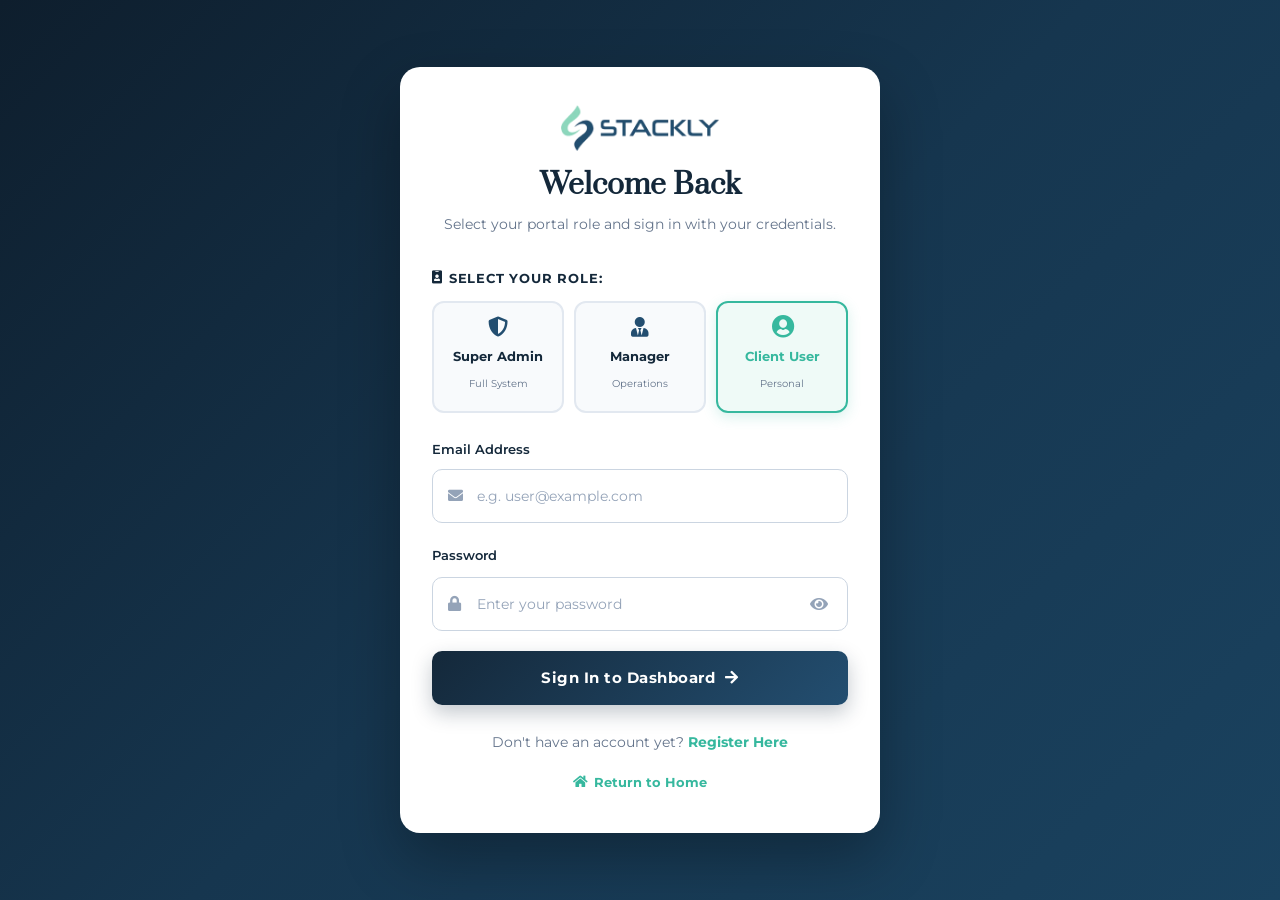
<file: dashboard.html>
<!DOCTYPE html>
<html lang="en">
<head>
    <meta charset="utf-8">
    <meta name="viewport" content="width=device-width, initial-scale=1.0">
    <title>Dashboard || Stackly</title>
    <!-- Favicon removed -->
    <link rel="icon" href="data:,">
<!-- Google Fonts -->
    <link rel="preconnect" href="https://fonts.googleapis.com">
    <link rel="preconnect" href="https://fonts.gstatic.com" crossorigin="">
    <link href="https://fonts.googleapis.com/css2?family=Montserrat:ital,wght@0,100..900;1,100..900&display=swap" rel="stylesheet">
    <link href="https://fonts.googleapis.com/css2?family=Prata&display=swap" rel="stylesheet">
    <!-- Bundled CSS -->
    <link rel="stylesheet" href="css/style.css">
    <!-- Custom Auth & Dashboard CSS -->
    <link rel="stylesheet" href="css/custom-auth-dashboard.css?v=3.1">
</head>

<body>
    <!-- Mobile Sidebar Backdrop Overlay -->
    <div class="dash-sidebar-overlay" id="sidebarOverlay"></div>

    <div class="dashboard-wrapper">
        <!-- ================================================================
             SIDEBAR (10 Separate Dynamic Subview Buttons per Active Role)
             ================================================================ -->
        <aside class="dash-sidebar" id="dashSidebar">
            <div class="dash-sidebar-header">
                <a href="javascript:void(0);" class="dash-sidebar-logo" id="dashSidebarLogo" title="Overview">
                    <img src="images/logo-stackly.webp" alt="Stackly" style="max-height: 36px; width: auto; filter: brightness(0) invert(1);">
                </a>
                <button type="button" class="dash-sidebar-close" id="sidebarCloseBtn" aria-label="Close Sidebar">
                    <i class="fas fa-times"></i>
                </button>
            </div>

            <!-- Role Badge in Sidebar -->
            <div class="dash-role-badge-box">
                <span class="dash-role-pill role-pill-user" id="sidebarRolePill">
                    <i class="fas fa-user-circle" id="sidebarRoleIcon"></i>
                    <span id="sidebarRoleText">Standard User</span>
                </span>
            </div>

            <!-- 10 Sidebar Items Navigation (Each loads its own separate section inside dashboard.html) -->
            <ul class="dash-sidebar-menu" id="sidebarMenuList">
                <!-- Dynamically generated with 10 role-specific item buttons -->
            </ul>

            <!-- Sidebar User Profile & Logout -->
            <div class="dash-sidebar-footer">
                <div class="dash-user-profile">
                    <div class="dash-user-avatar" id="sidebarUserAvatar">U</div>
                    <div class="dash-user-info">
                        <span class="dash-user-name" id="sidebarUserName">User</span>
                        <span class="dash-user-email" id="sidebarUserEmail">user@example.com</span>
                    </div>
                </div>
                <button type="button" class="dash-logout-btn" id="sidebarLogoutBtn" title="Log Out">
                    <i class="fas fa-sign-out-alt"></i>
                </button>
            </div>
        </aside>

        <!-- ================================================================
             MAIN CONTENT AREA (Dynamically renders each separate page view)
             ================================================================ -->
        <main class="dash-main">
            <!-- Topbar Header (Sticky Navigation) -->
            <header class="dash-topbar" id="dashTopbar">
                <!-- Mobile Brand Logo (Visible ONLY on mobile screens <= 991px) -->
                <a href="javascript:void(0);" class="dash-topbar-mobile-logo" id="dashMobileLogo" title="Dashboard">
                    <img src="images/logo-stackly.webp" alt="Stackly" style="max-height: 34px; width: auto;">
                </a>

                <!-- Desktop Left: Greeting (Hidden on mobile <= 991px, visible on desktop >= 992px) -->
                <div class="dash-topbar-left">
                    <div class="dash-greeting">
                        <h3 id="topbarGreetingTitle">Welcome Back</h3>
                        <p id="topbarGreetingSub">Select any module from the sidebar to view its dedicated section.</p>
                    </div>
                </div>

                <!-- Right Actions: Mobile Hamburger Toggler (Visible on mobile <= 991px) & Desktop Actions -->
                <div class="dash-topbar-right">
                    <a href="index.html" class="dash-home-btn" title="Return to Website Home">
                        <i class="fas fa-home"></i> <span>Home</span>
                    </a>
                    <button type="button" class="dash-mobile-toggler" id="sidebarOpenBtn" aria-label="Toggle Navigation">
                        <i class="fas fa-bars"></i>
                    </button>
                </div>
            </header>

            <!-- Mobile Page Welcome Header (Visible ONLY on mobile <= 991px, placed directly on page content) -->
            <div class="dash-mobile-page-header" id="dashMobilePageHeader">
                <div class="dash-mobile-welcome-card">
                    <div class="dash-mobile-welcome-icon">
                        <i class="fas fa-user-circle"></i>
                    </div>
                    <div class="dash-mobile-welcome-text">
                        <h2 id="mobileGreetingTitle">Welcome Back</h2>
                        <p id="mobileGreetingSub">Select any module from the menu.</p>
                    </div>
                </div>
            </div>

            <!-- Dynamic Subview Container (Contains the 10 separate pages inside dashboard.html) -->
            <div class="dash-content" id="dashContentArea">
                <!-- Content injected dynamically based on active role and clicked sidebar item -->
            </div>
        </main>
    </div>

    <!-- Scripts -->
    <script src="js/auth.js?v=2.5"></script>
    <script>
        document.addEventListener('DOMContentLoaded', function () {
            // Get active user from auth storage
            let user = StacklyAuth.getCurrentUser();
            if (!user) {
                window.location.href = 'login.html';
                return;
            }

            // Check if role is forced via URL parameter
            const urlParams = new URLSearchParams(window.location.search);
            const roleQuery = urlParams.get('role');
            if (roleQuery && ['admin', 'manager', 'user'].includes(roleQuery.toLowerCase())) {
                user.role = roleQuery.toLowerCase();
                StacklyAuth.setCurrentUser(user);
            }

            let currentRole = user.role;
            let currentViewIndex = 0; // Starts at item 0

            // DOM References
            const dashSidebar = document.getElementById('dashSidebar');
            const sidebarOverlay = document.getElementById('sidebarOverlay');
            const sidebarOpenBtn = document.getElementById('sidebarOpenBtn');
            const sidebarCloseBtn = document.getElementById('sidebarCloseBtn');

            const sidebarRolePill = document.getElementById('sidebarRolePill');
            const sidebarRoleIcon = document.getElementById('sidebarRoleIcon');
            const sidebarRoleText = document.getElementById('sidebarRoleText');
            const sidebarMenuList = document.getElementById('sidebarMenuList');

            const sidebarUserAvatar = document.getElementById('sidebarUserAvatar');
            const sidebarUserName = document.getElementById('sidebarUserName');
            const sidebarUserEmail = document.getElementById('sidebarUserEmail');
            const sidebarLogoutBtn = document.getElementById('sidebarLogoutBtn');

            const topbarGreetingTitle = document.getElementById('topbarGreetingTitle');
            const topbarGreetingSub = document.getElementById('topbarGreetingSub');
            const dashContentArea = document.getElementById('dashContentArea');

            // Mobile Sidebar Drawer Handlers
            function openSidebar() {
                dashSidebar.classList.add('active');
                sidebarOverlay.classList.add('active');
                document.body.style.overflow = 'hidden';
            }

            function closeSidebar() {
                dashSidebar.classList.remove('active');
                sidebarOverlay.classList.remove('active');
                document.body.style.overflow = '';
            }

            sidebarOpenBtn.addEventListener('click', openSidebar);
            sidebarCloseBtn.addEventListener('click', closeSidebar);
            sidebarOverlay.addEventListener('click', closeSidebar);

            // Auto-close mobile sidebar and remove overlay when resizing back to desktop view (>= 992px)
            function handleDashboardResize() {
                if (window.innerWidth >= 992) {
                    closeSidebar();
                }
            }
            window.addEventListener('resize', handleDashboardResize, { passive: true });
            handleDashboardResize();

            // Sticky Topbar Scroll Shadow & Persistence
            function handleTopbarScroll() {
                const topbar = document.getElementById('dashTopbar');
                if (topbar) {
                    if (window.pageYOffset > 10) {
                        topbar.classList.add('dash-topbar-sticky');
                    } else {
                        topbar.classList.remove('dash-topbar-sticky');
                    }
                }
            }
            window.addEventListener('scroll', handleTopbarScroll, { passive: true });
            handleTopbarScroll();

            // Mobile Logo click handler: activates overview
            const dashMobileLogo = document.getElementById('dashMobileLogo');
            if (dashMobileLogo) {
                dashMobileLogo.addEventListener('click', function (e) {
                    e.preventDefault();
                    activateSidebarView(0);
                });
            }

            // Close on Escape key
            document.addEventListener('keydown', function (e) {
                if (e.key === 'Escape') {
                    closeSidebar();
                }
            });

            // Logout Handler: Clears session and redirects directly to login.html
            sidebarLogoutBtn.addEventListener('click', function () {
                if (window.StacklyAuth && typeof window.StacklyAuth.logoutUser === 'function') {
                    StacklyAuth.logoutUser(true);
                } else {
                    localStorage.removeItem('stackly_auth_user');
                    window.location.href = 'login.html';
                }
            });

            // Activate and display a specific sidebar view by index
            function activateSidebarView(index) {
                currentViewIndex = index;
                const items = document.querySelectorAll('.dash-sidebar-item');
                items.forEach((el, idx) => {
                    if (idx === index) {
                        el.classList.add('active');
                    } else {
                        el.classList.remove('active');
                    }
                });

                // Render the selected view
                renderPageView(currentRole, index);

                // If on mobile, close drawer automatically
                if (window.innerWidth < 992) {
                    closeSidebar();
                }
            }

            // Dashboard Logo Handler: Clicking logo navigates to first sidebar item instead of index.html
            const dashSidebarLogo = document.getElementById('dashSidebarLogo');
            if (dashSidebarLogo) {
                dashSidebarLogo.addEventListener('click', function (e) {
                    e.preventDefault();
                    activateSidebarView(0);
                });
            }

            function switchRole(roleId) {
                currentRole = roleId;
                user.role = roleId;
                currentViewIndex = 0;
                StacklyAuth.setCurrentUser(user);

                renderSidebarMenu(roleId);
                renderPageView(roleId, currentViewIndex);
            }

            // Format user display name cleanly
            function getFormattedUserName(userObj) {
                if (!userObj) return 'User';
                let raw = userObj.name || (userObj.email ? userObj.email.split('@')[0] : 'User');
                const cleaned = raw.replace(/[._-]+/g, ' ').trim();
                return cleaned.split(' ').map(w => w.charAt(0).toUpperCase() + w.slice(1).toLowerCase()).join(' ') || 'User';
            }

            // Render 10 Sidebar Items
            function renderSidebarMenu(roleKey) {
                const config = StacklyAuth.ROLE_CONFIGS[roleKey] || StacklyAuth.ROLE_CONFIGS.user;
                const displayName = getFormattedUserName(user);

                // Update User details in sidebar
                sidebarUserName.textContent = displayName;
                sidebarUserEmail.textContent = user.email || `${roleKey}@stackly.com`;
                sidebarUserAvatar.textContent = displayName.charAt(0).toUpperCase();

                // Update Sidebar Badge
                sidebarRolePill.className = `dash-role-pill ${config.badgeClass}`;
                sidebarRoleIcon.className = config.icon;
                sidebarRoleText.textContent = config.title;

                sidebarMenuList.innerHTML = '';
                config.sidebar.forEach((item, index) => {
                    const li = document.createElement('li');
                    li.className = `dash-sidebar-item ${index === currentViewIndex ? 'active' : ''}`;
                    li.dataset.index = index;

                    const badgeHtml = item.badge ? `<span class="dash-item-badge">${item.badge}</span>` : '';

                    li.innerHTML = `
                        <button type="button" class="dash-sidebar-link">
                            <div class="dash-sidebar-link-content">
                                <i class="${item.icon}"></i>
                                <span>${item.title}</span>
                            </div>
                            ${badgeHtml}
                        </button>
                    `;

                    // When clicked: Swaps the subview page directly inside dashboard.html!
                    li.addEventListener('click', function (e) {
                        e.preventDefault();
                        activateSidebarView(index);
                    });

                    sidebarMenuList.appendChild(li);
                });
            }

            // ================================================================
            // VIEW GENERATOR: 10 FULL, COMPREHENSIVE PAGES FOR EACH ROLE
            // ================================================================
            function renderPageView(roleKey, index) {
                const config = StacklyAuth.ROLE_CONFIGS[roleKey] || StacklyAuth.ROLE_CONFIGS.user;
                const currentItem = config.sidebar[index] || config.sidebar[0];
                const displayName = getFormattedUserName(user);

                // Welcome Back, [Name] in Topbar Header (Desktop)
                if (topbarGreetingTitle) topbarGreetingTitle.textContent = `Welcome Back, ${displayName}`;
                if (topbarGreetingSub) topbarGreetingSub.textContent = `${config.title} • ${currentItem.title}`;

                // Welcome Back, [Name] in Mobile Page Header (Mobile content)
                const mobileGreetingTitle = document.getElementById('mobileGreetingTitle');
                const mobileGreetingSub = document.getElementById('mobileGreetingSub');
                if (mobileGreetingTitle) mobileGreetingTitle.textContent = `Welcome Back, ${displayName}`;
                if (mobileGreetingSub) mobileGreetingSub.textContent = `${config.title} • ${currentItem.title}`;

                let htmlContent = '';

                if (roleKey === 'admin') {
                    htmlContent = getAdminViewHtml(index, currentItem);
                } else if (roleKey === 'manager') {
                    htmlContent = getManagerViewHtml(index, currentItem);
                } else {
                    htmlContent = getUserViewHtml(index, currentItem);
                }

                dashContentArea.innerHTML = htmlContent;
                window.scrollTo({ top: 0, behavior: 'smooth' });
            }

            // ----------------------------------------------------------------
            // 👑 SUPER ADMIN VIEWS (10 Complete, Rich Pages)
            // ----------------------------------------------------------------
            function getAdminViewHtml(index, item) {
                switch(index) {
                    case 0: // Admin Overview
                        return `
                            <div class="dash-card" style="background: linear-gradient(135deg, #14283A 0%, #234E70 100%); color: #fff; border:none; margin-bottom:24px;">
                                <div style="display:flex; justify-content:space-between; align-items:center; flex-wrap:wrap; gap:16px;">
                                    <div>
                                        <span style="color:#36B89E; font-size:11px; font-weight:700; text-transform:uppercase; letter-spacing:1px;">Module 1 of 10 • Executive Dashboard</span>
                                        <h2 style="color:#fff; font-family:var(--pureglow-font-two,'Prata',serif); margin:4px 0 8px 0; font-size:26px;">Enterprise Command Center</h2>
                                        <p style="color:#cbd5e1; margin:0; font-size:13.5px;">Live performance monitoring, revenue counters, active clinical nodes, and security audits.</p>
                                    </div>
                                    <div style="display:flex; gap:10px; flex-wrap:wrap;">
                                        <a href="404.html" class="dash-btn-404 dash-btn-teal"><i class="fas fa-user-plus"></i> Add New User</a>
                                        <a href="404.html" class="dash-btn-404 dash-btn-secondary"><i class="fas fa-file-export"></i> Export Financials</a>
                                        <a href="404.html" class="dash-btn-404" style="background:rgba(255,255,255,0.15); color:#fff;"><i class="fas fa-sync-alt"></i> Refresh Cluster</a>
                                    </div>
                                </div>
                            </div>
                            <div class="dash-stats-grid">
                                <div class="dash-stat-card"><div class="dash-stat-info"><h4>Gross Revenue (MTD)</h4><div class="stat-number">$248,920</div><div class="stat-delta up"><i class="fas fa-arrow-up"></i> +18.4% this month</div></div><div class="dash-stat-icon-box dash-stat-icon-teal"><i class="fas fa-dollar-sign"></i></div></div>
                                <div class="dash-stat-card"><div class="dash-stat-info"><h4>Active Platform Accounts</h4><div class="stat-number">4,892</div><div class="stat-delta up"><i class="fas fa-arrow-up"></i> +312 new signups</div></div><div class="dash-stat-icon-box dash-stat-icon-navy"><i class="fas fa-users"></i></div></div>
                                <div class="dash-stat-card"><div class="dash-stat-info"><h4>Operational Clinics</h4><div class="stat-number">8 / 8 Online</div><div class="stat-delta up"><i class="fas fa-check"></i> 100% capacity</div></div><div class="dash-stat-icon-box dash-stat-icon-purple"><i class="fas fa-hospital-alt"></i></div></div>
                                <div class="dash-stat-card"><div class="dash-stat-info"><h4>Security Threat Index</h4><div class="stat-number">99.98%</div><div class="stat-delta up"><i class="fas fa-shield-alt"></i> Zero incidents</div></div><div class="dash-stat-icon-box dash-stat-icon-amber"><i class="fas fa-shield-alt"></i></div></div>
                            </div>
                            <div class="dash-card">
                                <div class="dash-card-header"><h4 class="dash-card-title"><i class="fas fa-list-alt"></i> Real-time System Audit & Identity Activity</h4><div style="display:flex; gap:8px;"><a href="404.html" class="dash-btn-404 dash-btn-secondary"><i class="fas fa-filter"></i> Filter Logs</a><a href="404.html" class="dash-btn-404 dash-btn-primary"><i class="fas fa-file-export"></i> Download CSV</a></div></div>
                                <div class="dash-table-responsive">
                                    <table class="dash-table">
                                        <thead><tr><th>User / Identity</th><th>Action Performed</th><th>Origin IP</th><th>Node Location</th><th>Timestamp</th><th>Status</th><th>Options</th></tr></thead>
                                        <tbody>
                                            <tr><td><strong>sarah.admin@stackly.com</strong></td><td>Role Permission Update</td><td>192.168.1.42</td><td>Beverly Hills HQ</td><td>Today, 10:14 AM</td><td><span class="dash-status-pill status-completed">Completed</span></td><td><a href="404.html" class="dash-btn-404 dash-btn-secondary" style="padding:4px 8px; font-size:11px;">Details</a></td></tr>
                                            <tr><td><strong>dr.marcus@clinic.org</strong></td><td>Staff Roster Deployment</td><td>104.28.19.8</td><td>Manhattan Suite</td><td>Today, 09:30 AM</td><td><span class="dash-status-pill status-active">Active</span></td><td><a href="404.html" class="dash-btn-404 dash-btn-secondary" style="padding:4px 8px; font-size:11px;">Details</a></td></tr>
                                            <tr><td><strong>billing.gateway@stripe</strong></td><td>Merchant Payout Batch</td><td>Server Hook</td><td>Global Gateway</td><td>Yesterday, 11:45 PM</td><td><span class="dash-status-pill status-completed">Completed</span></td><td><a href="404.html" class="dash-btn-404 dash-btn-secondary" style="padding:4px 8px; font-size:11px;">Details</a></td></tr>
                                            <tr><td><strong>sec.agent@system</strong></td><td>Failed Login Blocked</td><td>185.220.101.4</td><td>Cloud Firewall</td><td>Yesterday, 08:20 PM</td><td><span class="dash-status-pill status-pending">Flagged IP</span></td><td><a href="404.html" class="dash-btn-404 dash-btn-secondary" style="padding:4px 8px; font-size:11px;">Details</a></td></tr>
                                            <tr><td><strong>chloe.client@gmail.com</strong></td><td>Aesthetic Package Booking</td><td>72.229.28.185</td><td>Miami Clinic</td><td>Yesterday, 05:10 PM</td><td><span class="dash-status-pill status-completed">Completed</span></td><td><a href="404.html" class="dash-btn-404 dash-btn-secondary" style="padding:4px 8px; font-size:11px;">Details</a></td></tr>
                                        </tbody>
                                    </table>
                                </div>
                            </div>
                            <div class="dash-grid-2">
                                <div class="dash-card"><div class="dash-card-header"><h4 class="dash-card-title"><i class="fas fa-server"></i> Cloud Node Resource Utilization</h4><a href="404.html" class="dash-btn-404 dash-btn-secondary" style="padding:4px 8px; font-size:11px;">Cluster Health</a></div><div class="dash-progress-wrapper"><div class="dash-progress-info"><span>CPU Utilization (AWS us-east)</span><span>42%</span></div><div class="dash-progress"><div class="dash-progress-bar" style="width:42%;"></div></div></div><div class="dash-progress-wrapper"><div class="dash-progress-info"><span>Memory Allocation (RAM 64GB)</span><span>68%</span></div><div class="dash-progress"><div class="dash-progress-bar navy" style="width:68%;"></div></div></div><div class="dash-progress-wrapper"><div class="dash-progress-info"><span>Encrypted SSD Storage (1.2 TB / 4 TB)</span><span>30%</span></div><div class="dash-progress"><div class="dash-progress-bar amber" style="width:30%;"></div></div></div><div class="dash-progress-wrapper"><div class="dash-progress-info"><span>Bandwidth Throughput (840 Mbps)</span><span>54%</span></div><div class="dash-progress"><div class="dash-progress-bar purple" style="width:54%;"></div></div></div><a href="404.html" class="dash-btn-404 dash-btn-primary" style="margin-top:10px; width:100%; justify-content:center;"><i class="fas fa-cogs"></i> Manage Infrastructure Node</a></div>
                                <div class="dash-card"><div class="dash-card-header"><h4 class="dash-card-title"><i class="fas fa-shield-virus" style="color:#10b981;"></i> Security & Compliance Guard</h4><span class="dash-status-pill status-active">SOC-2 Certified</span></div><p style="font-size:13px; color:#64748b; margin-bottom:16px;">Automated compliance audits confirm continuous HIPAA patient data encryption and PCI-DSS Level 1 compliance.</p><div style="display:flex; flex-direction:column; gap:10px;"><div style="padding:10px 14px; background:#f8fafc; border-radius:8px; border:1px solid #e2e8f0; display:flex; justify-content:space-between; align-items:center;"><div><strong style="font-size:13px;">SSL TLS 1.3 Strict Mode</strong><p style="font-size:11.5px; color:#64748b; margin:2px 0 0 0;">Valid until 14 August 2028</p></div><span class="dash-status-pill status-active">Active</span></div><div style="padding:10px 14px; background:#f8fafc; border-radius:8px; border:1px solid #e2e8f0; display:flex; justify-content:space-between; align-items:center;"><div><strong style="font-size:13px;">Database AES-256 Storage</strong><p style="font-size:11.5px; color:#64748b; margin:2px 0 0 0;">Zero unencrypted records</p></div><span class="dash-status-pill status-active">Verified</span></div><div style="padding:10px 14px; background:#f8fafc; border-radius:8px; border:1px solid #e2e8f0; display:flex; justify-content:space-between; align-items:center;"><div><strong style="font-size:13px;">Daily S3 Snapshot Backups</strong><p style="font-size:11.5px; color:#64748b; margin:2px 0 0 0;">Last saved: 42 mins ago</p></div><span class="dash-status-pill status-completed">Synced</span></div></div><a href="404.html" class="dash-btn-404 dash-btn-teal" style="margin-top:14px; width:100%; justify-content:center;"><i class="fas fa-file-contract"></i> View Full Security Audit Report</a></div>
                            </div>
                        `;

                    case 1: // User & Role Management
                        return `
                            <div class="dash-view-header">
                                <div style="display:flex; justify-content:space-between; align-items:center; flex-wrap:wrap; gap:12px;">
                                    <div><h2>User & Role Management</h2><p>Administer user profiles, grant privileges, enforce 2FA, and configure access hierarchies.</p></div>
                                    <div style="display:flex; gap:10px;"><a href="404.html" class="dash-btn-404 dash-btn-teal"><i class="fas fa-user-plus"></i> Add New Account</a><a href="404.html" class="dash-btn-404 dash-btn-secondary"><i class="fas fa-download"></i> Export User List</a></div>
                                </div>
                            </div>
                            <div class="dash-stats-grid">
                                <div class="dash-stat-card"><div class="dash-stat-info"><h4>Total Registered Accounts</h4><div class="stat-number">4,892</div><div class="stat-delta up">+34 this week</div></div><div class="dash-stat-icon-box dash-stat-icon-teal"><i class="fas fa-users"></i></div></div>
                                <div class="dash-stat-card"><div class="dash-stat-info"><h4>Super Administrators</h4><div class="stat-number">12 Staff</div><div class="stat-delta up">Full Access</div></div><div class="dash-stat-icon-box dash-stat-icon-navy"><i class="fas fa-user-shield"></i></div></div>
                                <div class="dash-stat-card"><div class="dash-stat-info"><h4>Clinic Managers</h4><div class="stat-number">48 Managers</div><div class="stat-delta up">8 Regional Branches</div></div><div class="dash-stat-icon-box dash-stat-icon-amber"><i class="fas fa-user-tie"></i></div></div>
                                <div class="dash-stat-card"><div class="dash-stat-info"><h4>Standard Client Users</h4><div class="stat-number">4,832 Clients</div><div class="stat-delta up">Active Patient Portal</div></div><div class="dash-stat-icon-box dash-stat-icon-purple"><i class="fas fa-user-check"></i></div></div>
                            </div>
                            <div class="dash-card">
                                <div class="dash-card-header"><h4 class="dash-card-title"><i class="fas fa-id-card"></i> Master User Accounts Directory</h4><div style="display:flex; gap:8px;"><a href="404.html" class="dash-btn-404 dash-btn-secondary"><i class="fas fa-filter"></i> Role Filter</a><a href="404.html" class="dash-btn-404 dash-btn-secondary"><i class="fas fa-search"></i> Search Users</a></div></div>
                                <div class="dash-table-responsive">
                                    <table class="dash-table">
                                        <thead><tr><th>User Profile</th><th>Role Level</th><th>Assigned Branch</th><th>2FA Status</th><th>Last Seen</th><th>Account State</th><th>Actions</th></tr></thead>
                                        <tbody>
                                            <tr><td><strong>Eleanor Vance</strong><br><span style="font-size:11px; color:#64748b;">eleanor@stackly.com</span></td><td><span class="dash-status-pill status-active">Super Admin</span></td><td>Beverly Hills HQ</td><td><span style="color:#10b981;"><i class="fas fa-check-circle"></i> Enabled</span></td><td>2 mins ago</td><td><span class="dash-status-pill status-completed">Active</span></td><td><a href="404.html" class="dash-btn-404 dash-btn-secondary" style="padding:4px 8px; font-size:11px;">Edit Role</a></td></tr>
                                            <tr><td><strong>Marcus Reed</strong><br><span style="font-size:11px; color:#64748b;">marcus@stackly.com</span></td><td><span class="dash-status-pill status-pending">Clinic Manager</span></td><td>Manhattan Suite</td><td><span style="color:#10b981;"><i class="fas fa-check-circle"></i> Enabled</span></td><td>1 hour ago</td><td><span class="dash-status-pill status-completed">Active</span></td><td><a href="404.html" class="dash-btn-404 dash-btn-secondary" style="padding:4px 8px; font-size:11px;">Edit Role</a></td></tr>
                                            <tr><td><strong>Dr. Clara Vance</strong><br><span style="font-size:11px; color:#64748b;">clara.vance@stackly.com</span></td><td><span class="dash-status-pill status-pending">Clinic Manager</span></td><td>Beverly Hills HQ</td><td><span style="color:#10b981;"><i class="fas fa-check-circle"></i> Enabled</span></td><td>3 hours ago</td><td><span class="dash-status-pill status-completed">Active</span></td><td><a href="404.html" class="dash-btn-404 dash-btn-secondary" style="padding:4px 8px; font-size:11px;">Edit Role</a></td></tr>
                                            <tr><td><strong>Chloe Bennett</strong><br><span style="font-size:11px; color:#64748b;">chloe.b@gmail.com</span></td><td><span class="dash-status-pill status-completed">Client User</span></td><td>Miami Clinic</td><td><span style="color:#94a3b8;"><i class="far fa-circle"></i> Optional</span></td><td>Yesterday</td><td><span class="dash-status-pill status-completed">Active</span></td><td><a href="404.html" class="dash-btn-404 dash-btn-secondary" style="padding:4px 8px; font-size:11px;">Manage</a></td></tr>
                                            <tr><td><strong>David Kim</strong><br><span style="font-size:11px; color:#64748b;">david.kim@outlook.com</span></td><td><span class="dash-status-pill status-completed">Client User</span></td><td>Chicago Downtown</td><td><span style="color:#94a3b8;"><i class="far fa-circle"></i> Optional</span></td><td>3 days ago</td><td><span class="dash-status-pill status-completed">Active</span></td><td><a href="404.html" class="dash-btn-404 dash-btn-secondary" style="padding:4px 8px; font-size:11px;">Manage</a></td></tr>
                                            <tr><td><strong>Suspected Bot Node</strong><br><span style="font-size:11px; color:#64748b;">spam99@proxy.ru</span></td><td><span class="dash-status-pill status-completed">Client User</span></td><td>None</td><td><span style="color:#ef4444;"><i class="fas fa-times-circle"></i> Blocked</span></td><td>5 days ago</td><td><span class="dash-status-pill status-pending">Suspended</span></td><td><a href="404.html" class="dash-btn-404 dash-btn-secondary" style="padding:4px 8px; font-size:11px; color:#ef4444;">Delete</a></td></tr>
                                        </tbody>
                                    </table>
                                </div>
                            </div>
                            <div class="dash-grid-2">
                                <div class="dash-card"><div class="dash-card-header"><h4 class="dash-card-title"><i class="fas fa-chart-pie"></i> User Tier Distribution</h4><a href="404.html" class="dash-btn-404 dash-btn-secondary" style="padding:4px 8px; font-size:11px;">Adjust Limits</a></div><div class="dash-progress-wrapper"><div class="dash-progress-info"><span>Verified Client Users (98.7%)</span><span>4,832 / 5,000 Capacity</span></div><div class="dash-progress"><div class="dash-progress-bar" style="width:96%;"></div></div></div><div class="dash-progress-wrapper"><div class="dash-progress-info"><span>Staff & Clinic Managers (0.9%)</span><span>48 / 100 Capacity</span></div><div class="dash-progress"><div class="dash-progress-bar navy" style="width:48%;"></div></div></div><div class="dash-progress-wrapper"><div class="dash-progress-info"><span>Super Administrators (0.2%)</span><span>12 / 20 Seats</span></div><div class="dash-progress"><div class="dash-progress-bar amber" style="width:60%;"></div></div></div><a href="404.html" class="dash-btn-404 dash-btn-primary" style="margin-top:10px;"><i class="fas fa-user-tag"></i> Modify Tier Permissions</a></div>
                                <div class="dash-card"><div class="dash-card-header"><h4 class="dash-card-title"><i class="fas fa-user-clock"></i> Pending Access Requests</h4><span class="dash-status-pill status-pending">2 Requests</span></div><div style="padding:12px; background:#f8fafc; border-radius:8px; border:1px solid #e2e8f0; margin-bottom:10px;"><div style="display:flex; justify-content:space-between;"><strong>Elena Rostova (Lead Nurse)</strong><span style="font-size:11px; color:#94a3b8;">1h ago</span></div><p style="font-size:12px; color:#64748b; margin:4px 0 8px 0;">Requesting elevated access to Clinical Stock Dispensing Module.</p><div style="display:flex; gap:8px;"><a href="404.html" class="dash-btn-404 dash-btn-teal" style="padding:3px 10px; font-size:11px;">Approve Request</a><a href="404.html" class="dash-btn-404 dash-btn-secondary" style="padding:3px 10px; font-size:11px;">Decline</a></div></div><div style="padding:12px; background:#f8fafc; border-radius:8px; border:1px solid #e2e8f0;"><div style="display:flex; justify-content:space-between;"><strong>Thomas Ward (Accountant)</strong><span style="font-size:11px; color:#94a3b8;">4h ago</span></div><p style="font-size:12px; color:#64748b; margin:4px 0 8px 0;">Requesting export authorization for Q3 Tax Statement reconciliation.</p><div style="display:flex; gap:8px;"><a href="404.html" class="dash-btn-404 dash-btn-teal" style="padding:3px 10px; font-size:11px;">Approve Request</a><a href="404.html" class="dash-btn-404 dash-btn-secondary" style="padding:3px 10px; font-size:11px;">Decline</a></div></div></div>
                            </div>
                        `;

                    case 2: // Branch & Clinic Operations
                        return `
                            <div class="dash-view-header">
                                <div style="display:flex; justify-content:space-between; align-items:center; flex-wrap:wrap; gap:12px;">
                                    <div><h2>Branch & Clinic Operations</h2><p>Oversee clinical facilities, room utilization, specialized machinery, and hygiene audits.</p></div>
                                    <div style="display:flex; gap:10px;"><a href="404.html" class="dash-btn-404 dash-btn-primary"><i class="fas fa-plus-circle"></i> Add Clinic Location</a><a href="404.html" class="dash-btn-404 dash-btn-secondary"><i class="fas fa-clipboard-check"></i> Run Facility Audit</a></div>
                                </div>
                            </div>
                            <div class="dash-stats-grid">
                                <div class="dash-stat-card"><div class="dash-stat-info"><h4>Total Clinic Centers</h4><div class="stat-number">8 Nationwide</div><div class="stat-delta up">All Operational</div></div><div class="dash-stat-icon-box dash-stat-icon-teal"><i class="fas fa-clinic-medical"></i></div></div>
                                <div class="dash-stat-card"><div class="dash-stat-info"><h4>Total Treatment Suites</h4><div class="stat-number">48 Suites</div><div class="stat-delta up">84% Occupied Today</div></div><div class="dash-stat-icon-box dash-stat-icon-navy"><i class="fas fa-door-open"></i></div></div>
                                <div class="dash-stat-card"><div class="dash-stat-info"><h4>Practicing Specialists</h4><div class="stat-number">64 Doctors</div><div class="stat-delta up">Certified Dermatologists</div></div><div class="dash-stat-icon-box dash-stat-icon-purple"><i class="fas fa-user-md"></i></div></div>
                                <div class="dash-stat-card"><div class="dash-stat-info"><h4>Average Clinic Revenue</h4><div class="stat-number">$31,115 / mo</div><div class="stat-delta up">+12.8% YoY</div></div><div class="dash-stat-icon-box dash-stat-icon-amber"><i class="fas fa-cash-register"></i></div></div>
                            </div>
                            <div class="dash-grid-2">
                                <div class="dash-card"><div class="dash-card-header"><h4 style="margin:0;"><i class="fas fa-map-pin" style="color:#36B89E;"></i> Beverly Hills Flagship Clinic</h4><span class="dash-status-pill status-active">Open 08:00 - 20:00</span></div><p style="font-size:13px; color:#64748b;">4124 Cimmaron Rd, CA • 12 Treatment Rooms • 8 Doctors On Duty</p><div class="dash-progress-wrapper"><div class="dash-progress-info"><span>Today's Room Occupancy</span><span>85% (10 / 12 In Use)</span></div><div class="dash-progress"><div class="dash-progress-bar" style="width:85%;"></div></div></div><p style="font-size:12px; color:#64748b; margin-bottom:12px;">Monthly Revenue: <strong>$84,620</strong> • Top Specialist: Dr. Clara Vance</p><a href="404.html" class="dash-btn-404 dash-btn-secondary" style="width:100%; justify-content:center;"><i class="fas fa-sliders-h"></i> Manage Beverly Hills Facility</a></div>
                                <div class="dash-card"><div class="dash-card-header"><h4 style="margin:0;"><i class="fas fa-map-pin" style="color:#234E70;"></i> Manhattan Luxury Suite</h4><span class="dash-status-pill status-active">Open 09:00 - 21:00</span></div><p style="font-size:13px; color:#64748b;">742 Park Ave, NY • 8 Treatment Rooms • 5 Doctors On Duty</p><div class="dash-progress-wrapper"><div class="dash-progress-info"><span>Today's Room Occupancy</span><span>68% (6 / 8 In Use)</span></div><div class="dash-progress"><div class="dash-progress-bar navy" style="width:68%;"></div></div></div><p style="font-size:12px; color:#64748b; margin-bottom:12px;">Monthly Revenue: <strong>$62,100</strong> • Top Specialist: Dr. Marcus Reed</p><a href="404.html" class="dash-btn-404 dash-btn-secondary" style="width:100%; justify-content:center;"><i class="fas fa-sliders-h"></i> Manage Manhattan Facility</a></div>
                                <div class="dash-card"><div class="dash-card-header"><h4 style="margin:0;"><i class="fas fa-map-pin" style="color:#f59e0b;"></i> Miami Oceanfront Center</h4><span class="dash-status-pill status-active">Open 09:00 - 19:00</span></div><p style="font-size:13px; color:#64748b;">110 Ocean Dr, FL • 10 Treatment Rooms • 6 Doctors On Duty</p><div class="dash-progress-wrapper"><div class="dash-progress-info"><span>Today's Room Occupancy</span><span>74% (7 / 10 In Use)</span></div><div class="dash-progress"><div class="dash-progress-bar amber" style="width:74%;"></div></div></div><p style="font-size:12px; color:#64748b; margin-bottom:12px;">Monthly Revenue: <strong>$54,200</strong> • Top Specialist: Dr. Sofia Cruz</p><a href="404.html" class="dash-btn-404 dash-btn-secondary" style="width:100%; justify-content:center;"><i class="fas fa-sliders-h"></i> Manage Miami Facility</a></div>
                                <div class="dash-card"><div class="dash-card-header"><h4 style="margin:0;"><i class="fas fa-map-pin" style="color:#8b5cf6;"></i> Chicago Downtown Suite</h4><span class="dash-status-pill status-active">Open 08:30 - 18:30</span></div><p style="font-size:13px; color:#64748b;">333 Michigan Ave, IL • 8 Treatment Rooms • 5 Doctors On Duty</p><div class="dash-progress-wrapper"><div class="dash-progress-info"><span>Today's Room Occupancy</span><span>60% (5 / 8 In Use)</span></div><div class="dash-progress"><div class="dash-progress-bar purple" style="width:60%;"></div></div></div><p style="font-size:12px; color:#64748b; margin-bottom:12px;">Monthly Revenue: <strong>$48,000</strong> • Top Specialist: Dr. Jason Lee</p><a href="404.html" class="dash-btn-404 dash-btn-secondary" style="width:100%; justify-content:center;"><i class="fas fa-sliders-h"></i> Manage Chicago Facility</a></div>
                            </div>
                            <div class="dash-card"><div class="dash-card-header"><h4 class="dash-card-title"><i class="fas fa-microscope"></i> Specialized Laser & Medical Machine Maintenance Status</h4><a href="404.html" class="dash-btn-404 dash-btn-teal"><i class="fas fa-wrench"></i> Schedule Maintenance</a></div><div class="dash-table-responsive"><table class="dash-table"><thead><tr><th>Machine Name</th><th>Serial / Asset</th><th>Clinic Station</th><th>Last Inspection</th><th>Calibrated By</th><th>Operational Status</th></tr></thead><tbody><tr><td><strong>PicoLaser Skin Resurfacer</strong></td><td>#LSR-9042</td><td>Beverly Hills Suite 1</td><td>12 Sep 2026</td><td>BioTech Inspection Group</td><td><span class="dash-status-pill status-active">Optimal</span></td></tr><tr><td><strong>HydraFacial Elite MD Station</strong></td><td>#HYD-1102</td><td>Manhattan Suite 4</td><td>08 Sep 2026</td><td>HydraCare Tech Co</td><td><span class="dash-status-pill status-active">Optimal</span></td></tr><tr><td><strong>CryoBody Sculptor Pro</strong></td><td>#CRYO-449</td><td>Miami Clinic Room 3</td><td>28 Aug 2026</td><td>CryoGlobal Engineers</td><td><span class="dash-status-pill status-completed">Certified</span></td></tr><tr><td><strong>Autoclave Sterilizer 50L</strong></td><td>#ATC-3081</td><td>Chicago Downtown</td><td>01 Sep 2026</td><td>MedSafe Services</td><td><span class="dash-status-pill status-active">Optimal</span></td></tr></tbody></table></div></div>
                        `;

                    case 3: // Service Catalog & Pricing
                        return `
                            <div class="dash-view-header">
                                <div style="display:flex; justify-content:space-between; align-items:center; flex-wrap:wrap; gap:12px;">
                                    <div><h2>Service Catalog & Pricing Matrix</h2><p>Define clinic treatments, package bundles, duration allocations, and profit margins.</p></div>
                                    <div style="display:flex; gap:10px;"><a href="404.html" class="dash-btn-404 dash-btn-teal"><i class="fas fa-plus"></i> Create New Service</a><a href="404.html" class="dash-btn-404 dash-btn-secondary"><i class="fas fa-download"></i> Export Price Sheet</a></div>
                                </div>
                            </div>
                            <div class="dash-stats-grid">
                                <div class="dash-stat-card"><div class="dash-stat-info"><h4>Active Catalog Items</h4><div class="stat-number">36 Treatments</div><div class="stat-delta up">All Active</div></div><div class="dash-stat-icon-box dash-stat-icon-teal"><i class="fas fa-tags"></i></div></div>
                                <div class="dash-stat-card"><div class="dash-stat-info"><h4>Premium Packages</h4><div class="stat-number">14 Packages</div><div class="stat-delta up">High Value Bundles</div></div><div class="dash-stat-icon-box dash-stat-icon-navy"><i class="fas fa-box"></i></div></div>
                                <div class="dash-stat-card"><div class="dash-stat-info"><h4>Average Session Price</h4><div class="stat-number">$245.00</div><div class="stat-delta up">+8.5% YoY</div></div><div class="dash-stat-icon-box dash-stat-icon-purple"><i class="fas fa-dollar-sign"></i></div></div>
                                <div class="dash-stat-card"><div class="dash-stat-info"><h4>Top Performing Service</h4><div class="stat-number">Hydra Glow</div><div class="stat-delta up">184 Bookings MTD</div></div><div class="dash-stat-icon-box dash-stat-icon-amber"><i class="fas fa-star"></i></div></div>
                            </div>
                            <div class="dash-card">
                                <div class="dash-card-header"><h4 class="dash-card-title"><i class="fas fa-spa"></i> Master Treatment & Aesthetic Pricing Catalog</h4><div style="display:flex; gap:8px;"><a href="404.html" class="dash-btn-404 dash-btn-secondary"><i class="fas fa-filter"></i> Category Filter</a><a href="404.html" class="dash-btn-404 dash-btn-primary"><i class="fas fa-plus"></i> Add Service</a></div></div>
                                <div class="dash-table-responsive">
                                    <table class="dash-table">
                                        <thead><tr><th>Treatment Name</th><th>Category</th><th>Session Length</th><th>Assigned Doctors</th><th>Retail Price</th><th>Profit Margin</th><th>Status</th><th>Options</th></tr></thead>
                                        <tbody>
                                            <tr><td><strong>Hydra Radiant Facial</strong></td><td>Facial Aesthetics</td><td>60 Mins</td><td>All Qualified Dermatologists</td><td>$180.00</td><td>72% Margin</td><td><span class="dash-status-pill status-active">Available</span></td><td><a href="404.html" class="dash-btn-404 dash-btn-secondary" style="padding:4px 8px; font-size:11px;">Edit</a></td></tr>
                                            <tr><td><strong>Deep Collagen Infusion</strong></td><td>Dermatology Care</td><td>75 Mins</td><td>Dr. Clara Vance, Dr. Marcus</td><td>$295.00</td><td>78% Margin</td><td><span class="dash-status-pill status-active">Available</span></td><td><a href="404.html" class="dash-btn-404 dash-btn-secondary" style="padding:4px 8px; font-size:11px;">Edit</a></td></tr>
                                            <tr><td><strong>Laser Skin Resurfacing</strong></td><td>Laser Therapy</td><td>90 Mins</td><td>Senior Laser Specialist</td><td>$450.00</td><td>81% Margin</td><td><span class="dash-status-pill status-active">Available</span></td><td><a href="404.html" class="dash-btn-404 dash-btn-secondary" style="padding:4px 8px; font-size:11px;">Edit</a></td></tr>
                                            <tr><td><strong>Aromatherapy Skin Detox</strong></td><td>Holistic Wellness</td><td>60 Mins</td><td>Therapist John, Nurse Elena</td><td>$210.00</td><td>68% Margin</td><td><span class="dash-status-pill status-active">Available</span></td><td><a href="404.html" class="dash-btn-404 dash-btn-secondary" style="padding:4px 8px; font-size:11px;">Edit</a></td></tr>
                                            <tr><td><strong>Vitamin C Brightening Mask</strong></td><td>Skin Hydration</td><td>45 Mins</td><td>All Therapists</td><td>$140.00</td><td>65% Margin</td><td><span class="dash-status-pill status-active">Available</span></td><td><a href="404.html" class="dash-btn-404 dash-btn-secondary" style="padding:4px 8px; font-size:11px;">Edit</a></td></tr>
                                            <tr><td><strong>Cryo Sculpting Session</strong></td><td>Body Contour</td><td>60 Mins</td><td>Dr. Sofia Cruz</td><td>$380.00</td><td>75% Margin</td><td><span class="dash-status-pill status-active">Available</span></td><td><a href="404.html" class="dash-btn-404 dash-btn-secondary" style="padding:4px 8px; font-size:11px;">Edit</a></td></tr>
                                        </tbody>
                                    </table>
                                </div>
                            </div>
                            <div class="dash-card"><div class="dash-card-header"><h4 class="dash-card-title"><i class="fas fa-gift"></i> Seasonal Bundles & VIP Promotional Schemes</h4><a href="404.html" class="dash-btn-404 dash-btn-teal"><i class="fas fa-percentage"></i> New Promo Rule</a></div><div class="dash-grid-2"><div style="padding:14px; background:#f8fafc; border:1px solid #e2e8f0; border-radius:10px;"><div style="display:flex; justify-content:space-between;"><strong>Autumn Glow Package (3 Sessions)</strong><span style="color:#10b981; font-weight:700;">$480.00 (Save $60)</span></div><p style="font-size:12.5px; color:#64748b; margin:6px 0;">Includes 2 Hydra Facials and 1 Collagen Complex Infusion. Valid until 31 October 2026.</p><a href="404.html" class="dash-btn-404 dash-btn-secondary" style="padding:4px 10px; font-size:11.5px;">Configure Bundle</a></div><div style="padding:14px; background:#f8fafc; border:1px solid #e2e8f0; border-radius:10px;"><div style="display:flex; justify-content:space-between;"><strong>VIP Bridal Rejuvenation Suite</strong><span style="color:#10b981; font-weight:700;">$890.00 (Save $140)</span></div><p style="font-size:12.5px; color:#64748b; margin:6px 0;">Comprehensive 5-treatment pre-wedding skin preparation regimen with doctor consultations.</p><a href="404.html" class="dash-btn-404 dash-btn-secondary" style="padding:4px 10px; font-size:11.5px;">Configure Bundle</a></div></div></div>
                        `;

                    case 4: // Financials & Revenue
                        return `
                            <div class="dash-view-header">
                                <div style="display:flex; justify-content:space-between; align-items:center; flex-wrap:wrap; gap:12px;">
                                    <div><h2>Financials & Revenue Tracking</h2><p>Real-time merchant balance, payout ledger, tax withholdings, and operational margins.</p></div>
                                    <div style="display:flex; gap:10px;"><a href="404.html" class="dash-btn-404 dash-btn-primary"><i class="fas fa-file-invoice-dollar"></i> Process Bank Payout</a><a href="404.html" class="dash-btn-404 dash-btn-secondary"><i class="fas fa-file-pdf"></i> Download Statement</a></div>
                                </div>
                            </div>
                            <div class="dash-stats-grid">
                                <div class="dash-stat-card"><div class="dash-stat-info"><h4>Gross Billings MTD</h4><div class="stat-number">$248,920</div><div class="stat-delta up">+18.4% vs last month</div></div><div class="dash-stat-icon-box dash-stat-icon-teal"><i class="fas fa-wallet"></i></div></div>
                                <div class="dash-stat-card"><div class="dash-stat-info"><h4>Operating Expenditure</h4><div class="stat-number">$64,300</div><div class="stat-delta down">-3.8% cost reduced</div></div><div class="dash-stat-icon-box dash-stat-icon-navy"><i class="fas fa-receipt"></i></div></div>
                                <div class="dash-stat-card"><div class="dash-stat-info"><h4>Net Profit Margin</h4><div class="stat-number">$184,620</div><div class="stat-delta up">74.1% profit margin</div></div><div class="dash-stat-icon-box dash-stat-icon-purple"><i class="fas fa-chart-line"></i></div></div>
                                <div class="dash-stat-card"><div class="dash-stat-info"><h4>Uncollected Invoices</h4><div class="stat-number">$8,450</div><div class="stat-delta down">4 corporate accounts</div></div><div class="dash-stat-icon-box dash-stat-icon-amber"><i class="fas fa-exclamation-triangle"></i></div></div>
                            </div>
                            <div class="dash-card">
                                <div class="dash-card-header"><h4 class="dash-card-title"><i class="fas fa-exchange-alt"></i> Recent Financial Settlements & Gateway Logs</h4><div style="display:flex; gap:8px;"><a href="404.html" class="dash-btn-404 dash-btn-secondary"><i class="fas fa-filter"></i> Gateway Filter</a><a href="404.html" class="dash-btn-404 dash-btn-secondary"><i class="fas fa-file-csv"></i> Export Ledger</a></div></div>
                                <div class="dash-table-responsive">
                                    <table class="dash-table">
                                        <thead><tr><th>Transaction ID</th><th>Payer Identity</th><th>Payment Method</th><th>Branch Node</th><th>Amount</th><th>Gateway Status</th><th>Receipt</th></tr></thead>
                                        <tbody>
                                            <tr><td>#TX-89201</td><td>Emma Watson</td><td>Stripe (Visa •••• 4242)</td><td>Beverly Hills Flagship</td><td>$180.00</td><td><span class="dash-status-pill status-completed">Settled</span></td><td><a href="404.html" class="dash-btn-404 dash-btn-secondary" style="padding:4px 8px; font-size:11px;">PDF</a></td></tr>
                                            <tr><td>#TX-89202</td><td>Liam Hemsworth</td><td>Apple Pay (Mastercard)</td><td>Beverly Hills Flagship</td><td>$295.00</td><td><span class="dash-status-pill status-completed">Settled</span></td><td><a href="404.html" class="dash-btn-404 dash-btn-secondary" style="padding:4px 8px; font-size:11px;">PDF</a></td></tr>
                                            <tr><td>#TX-89203</td><td>Sophie Turner</td><td>Stripe (Amex •••• 1004)</td><td>Manhattan Luxury Suite</td><td>$450.00</td><td><span class="dash-status-pill status-completed">Settled</span></td><td><a href="404.html" class="dash-btn-404 dash-btn-secondary" style="padding:4px 8px; font-size:11px;">PDF</a></td></tr>
                                            <tr><td>#TX-89204</td><td>Apex Medical Corp</td><td>Direct Wire ACH</td><td>Enterprise HQ</td><td>$4,800.00</td><td><span class="dash-status-pill status-completed">Settled</span></td><td><a href="404.html" class="dash-btn-404 dash-btn-secondary" style="padding:4px 8px; font-size:11px;">PDF</a></td></tr>
                                            <tr><td>#TX-89205</td><td>Michael Fassbender</td><td>PayPal Checkout</td><td>Miami Clinic</td><td>$210.00</td><td><span class="dash-status-pill status-completed">Settled</span></td><td><a href="404.html" class="dash-btn-404 dash-btn-secondary" style="padding:4px 8px; font-size:11px;">PDF</a></td></tr>
                                        </tbody>
                                    </table>
                                </div>
                            </div>
                            <div class="dash-grid-2">
                                <div class="dash-card"><div class="dash-card-header"><h4 class="dash-card-title"><i class="fas fa-coins"></i> Operational Expenditure Breakdown</h4><span style="font-size:12px; color:#64748b;">Q3 2026</span></div><div class="dash-progress-wrapper"><div class="dash-progress-info"><span>Clinical Specialist Payroll</span><span>42% ($27,000)</span></div><div class="dash-progress"><div class="dash-progress-bar" style="width:42%;"></div></div></div><div class="dash-progress-wrapper"><div class="dash-progress-info"><span>Medical Supplies & Aesthetic Products</span><span>28% ($18,000)</span></div><div class="dash-progress"><div class="dash-progress-bar navy" style="width:28%;"></div></div></div><div class="dash-progress-wrapper"><div class="dash-progress-info"><span>Prime Branch Leases & Facility Utilities</span><span>18% ($11,570)</span></div><div class="dash-progress"><div class="dash-progress-bar amber" style="width:18%;"></div></div></div><div class="dash-progress-wrapper"><div class="dash-progress-info"><span>Digital Marketing & Patient Acquisition</span><span>12% ($7,730)</span></div><div class="dash-progress"><div class="dash-progress-bar purple" style="width:12%;"></div></div></div><a href="404.html" class="dash-btn-404 dash-btn-primary" style="margin-top:10px;"><i class="fas fa-file-invoice"></i> View Comprehensive Expenditure Ledger</a></div>
                                <div class="dash-card"><div class="dash-card-header"><h4 class="dash-card-title"><i class="fas fa-university"></i> Connected Bank Accounts & Payout Schedule</h4><span class="dash-status-pill status-active">Automated Daily</span></div><div style="padding:12px; background:#f8fafc; border:1px solid #e2e8f0; border-radius:8px; margin-bottom:12px;"><div style="display:flex; justify-content:space-between;"><strong>J.P. Morgan Chase Operating Account</strong><span style="font-size:11px; color:#10b981; font-weight:700;">Verified • ••7892</span></div><p style="font-size:12px; color:#64748b; margin:4px 0 0 0;">Primary depository for all regional clinical branches. Daily automatic sweep scheduled at 23:00 EST.</p></div><div style="padding:12px; background:#f8fafc; border:1px solid #e2e8f0; border-radius:8px; margin-bottom:14px;"><div style="display:flex; justify-content:space-between;"><strong>Stripe Merchant Balance Ready for Payout</strong><span style="font-size:13px; font-weight:700; color:#234E70;">$42,180.00</span></div><p style="font-size:12px; color:#64748b; margin:4px 0 0 0;">Cleared transactions ready to deposit into primary checking.</p></div><a href="404.html" class="dash-btn-404 dash-btn-teal" style="width:100%; justify-content:center;"><i class="fas fa-arrow-right"></i> Initiate Instant Merchant Transfer</a></div>
                            </div>
                        `;

                    case 5: // System Analytics & Growth
                        return `
                            <div class="dash-view-header">
                                <div style="display:flex; justify-content:space-between; align-items:center; flex-wrap:wrap; gap:12px;">
                                    <div><h2>System Analytics & Patient Growth</h2><p>In-depth customer acquisition channels, booking conversion funnels, and retention curves.</p></div>
                                    <div style="display:flex; gap:10px;"><a href="404.html" class="dash-btn-404 dash-btn-primary"><i class="fas fa-chart-pie"></i> Export Analytics Report</a><a href="404.html" class="dash-btn-404 dash-btn-secondary"><i class="fas fa-calendar-alt"></i> Last 30 Days</a></div>
                                </div>
                            </div>
                            <div class="dash-stats-grid">
                                <div class="dash-stat-card"><div class="dash-stat-info"><h4>Monthly Client Inflow</h4><div class="stat-number">+24.2% Growth</div><div class="stat-delta up">+842 new visitors</div></div><div class="dash-stat-icon-box dash-stat-icon-teal"><i class="fas fa-user-plus"></i></div></div>
                                <div class="dash-stat-card"><div class="dash-stat-info"><h4>Appointment Conversion</h4><div class="stat-number">76.2%</div><div class="stat-delta up">Industry avg 52%</div></div><div class="dash-stat-icon-box dash-stat-icon-navy"><i class="fas fa-funnel-dollar"></i></div></div>
                                <div class="dash-stat-card"><div class="dash-stat-info"><h4>Average Lifetime Value</h4><div class="stat-number">$1,480.00</div><div class="stat-delta up">Based on 6.2 visits</div></div><div class="dash-stat-icon-box dash-stat-icon-purple"><i class="fas fa-gem"></i></div></div>
                                <div class="dash-stat-card"><div class="dash-stat-info"><h4>Repeat Booking Rate</h4><div class="stat-number">94.8%</div><div class="stat-delta up">High loyalty cohort</div></div><div class="dash-stat-icon-box dash-stat-icon-amber"><i class="fas fa-redo"></i></div></div>
                            </div>
                            <div class="dash-grid-2">
                                <div class="dash-card"><div class="dash-card-header"><h4 class="dash-card-title"><i class="fas fa-share-alt"></i> Patient Acquisition Channels</h4><span style="font-size:12px; color:#64748b;">Channel Share</span></div><div class="dash-progress-wrapper"><div class="dash-progress-info"><span>Organic Search & Brand SEO</span><span>44% (1,420 Clients)</span></div><div class="dash-progress"><div class="dash-progress-bar" style="width:44%;"></div></div></div><div class="dash-progress-wrapper"><div class="dash-progress-info"><span>Dermatologist & Doctor Referrals</span><span>28% (910 Clients)</span></div><div class="dash-progress"><div class="dash-progress-bar navy" style="width:28%;"></div></div></div><div class="dash-progress-wrapper"><div class="dash-progress-info"><span>Instagram & Luxury Lifestyle Media</span><span>18% (580 Clients)</span></div><div class="dash-progress"><div class="dash-progress-bar amber" style="width:18%;"></div></div></div><div class="dash-progress-wrapper"><div class="dash-progress-info"><span>Paid High-Intent Search Ads</span><span>10% (320 Clients)</span></div><div class="dash-progress"><div class="dash-progress-bar purple" style="width:10%;"></div></div></div><a href="404.html" class="dash-btn-404 dash-btn-primary" style="margin-top:10px;"><i class="fas fa-bullseye"></i> Optimize Marketing Campaigns</a></div>
                                <div class="dash-card"><div class="dash-card-header"><h4 class="dash-card-title"><i class="fas fa-mobile-alt"></i> Access Platforms & Technology Stack</h4><span style="font-size:12px; color:#64748b;">Device Split</span></div><div class="dash-progress-wrapper"><div class="dash-progress-info"><span>Mobile Browsers (iOS Safari / Chrome)</span><span>72.4% Usage</span></div><div class="dash-progress"><div class="dash-progress-bar" style="width:72.4%;"></div></div></div><div class="dash-progress-wrapper"><div class="dash-progress-info"><span>Desktop Web Portal</span><span>24.1% Usage</span></div><div class="dash-progress"><div class="dash-progress-bar navy" style="width:24.1%;"></div></div></div><div class="dash-progress-wrapper"><div class="dash-progress-info"><span>Tablet & iPad Devices</span><span>3.5% Usage</span></div><div class="dash-progress"><div class="dash-progress-bar amber" style="width:3.5%;"></div></div></div><p style="font-size:12px; color:#64748b; margin-top:14px;">Mobile responsiveness optimizations result in 99.4% flawless user navigation experiences across iOS and Android.</p><a href="404.html" class="dash-btn-404 dash-btn-secondary"><i class="fas fa-tablet-alt"></i> Device Performance Benchmarks</a></div>
                            </div>
                            <div class="dash-card"><div class="dash-card-header"><h4 class="dash-card-title"><i class="fas fa-globe-americas"></i> Regional Clinic Demographic Breakdown</h4><a href="404.html" class="dash-btn-404 dash-btn-secondary"><i class="fas fa-map"></i> View Map View</a></div><div class="dash-table-responsive"><table class="dash-table"><thead><tr><th>State / Region</th><th>Clinic Node</th><th>Active Patients</th><th>Monthly Growth</th><th>Avg Ticket Value</th><th>Performance Grade</th></tr></thead><tbody><tr><td><strong>California</strong></td><td>Beverly Hills Flagship</td><td>1,940 Patients</td><td>+28% MTD</td><td>$285.00</td><td><span class="dash-status-pill status-completed">Grade A+</span></td></tr><tr><td><strong>New York</strong></td><td>Manhattan Luxury Suite</td><td>1,420 Patients</td><td>+22% MTD</td><td>$270.00</td><td><span class="dash-status-pill status-completed">Grade A+</span></td></tr><tr><td><strong>Florida</strong></td><td>Miami Oceanfront Clinic</td><td>890 Patients</td><td>+19% MTD</td><td>$230.00</td><td><span class="dash-status-pill status-active">Grade A</span></td></tr><tr><td><strong>Illinois</strong></td><td>Chicago Downtown Center</td><td>642 Patients</td><td>+14% MTD</td><td>$215.00</td><td><span class="dash-status-pill status-active">Grade A</span></td></tr></tbody></table></div></div>
                        `;

                    case 6: // Audit Logs & Security Stream
                        return `
                            <div class="dash-view-header">
                                <div style="display:flex; justify-content:space-between; align-items:center; flex-wrap:wrap; gap:12px;">
                                    <div><h2>Audit Logs & Security Stream</h2><p>Cryptographically signed audit trails for compliance with HIPAA, GDPR, and PCI-DSS standards.</p></div>
                                    <div style="display:flex; gap:10px;"><a href="404.html" class="dash-btn-404 dash-btn-primary"><i class="fas fa-file-download"></i> Download Audit Archive</a><a href="404.html" class="dash-btn-404 dash-btn-secondary"><i class="fas fa-shield-alt"></i> Security Lockdown</a></div>
                                </div>
                            </div>
                            <div class="dash-stats-grid">
                                <div class="dash-stat-card"><div class="dash-stat-info"><h4>Security Compliance Tier</h4><div class="stat-number">SOC-2 Type II</div><div class="stat-delta up">Certified Compliant</div></div><div class="dash-stat-icon-box dash-stat-icon-teal"><i class="fas fa-certificate"></i></div></div>
                                <div class="dash-stat-card"><div class="dash-stat-info"><h4>Threats Neutralized</h4><div class="stat-number">14 Blocked</div><div class="stat-delta up">Firewall Active</div></div><div class="dash-stat-icon-box dash-stat-icon-navy"><i class="fas fa-shield-virus"></i></div></div>
                                <div class="dash-stat-card"><div class="dash-stat-info"><h4>Active Authentications</h4><div class="stat-number">142 Encrypted</div><div class="stat-delta up">Zero Session Hijacks</div></div><div class="dash-stat-icon-box dash-stat-icon-purple"><i class="fas fa-user-lock"></i></div></div>
                                <div class="dash-stat-card"><div class="dash-stat-info"><h4>SSL Certificate Renewal</h4><div class="stat-number">Valid 290 Days</div><div class="stat-delta up">Let's Encrypt Wildcard</div></div><div class="dash-stat-icon-box dash-stat-icon-amber"><i class="fas fa-lock"></i></div></div>
                            </div>
                            <div class="dash-card">
                                <div class="dash-card-header"><h4 class="dash-card-title"><i class="fas fa-stream"></i> Real-time Immutable Event Log Stream</h4><div style="display:flex; gap:8px;"><a href="404.html" class="dash-btn-404 dash-btn-secondary"><i class="fas fa-filter"></i> Severity: All</a><a href="404.html" class="dash-btn-404 dash-btn-secondary"><i class="fas fa-search"></i> Search Events</a></div></div>
                                <div class="dash-table-responsive">
                                    <table class="dash-table">
                                        <thead><tr><th>Timestamp</th><th>Identity / Actor</th><th>Event Trigger</th><th>Origin IP</th><th>Geo Location</th><th>Severity</th><th>Action</th></tr></thead>
                                        <tbody>
                                            <tr><td>Today 10:24:12</td><td><strong>eleanor@stackly.com</strong></td><td>Super Admin Authentication Success</td><td>192.168.1.42</td><td>Los Angeles, CA</td><td><span class="dash-status-pill status-completed">Info</span></td><td><a href="404.html" class="dash-btn-404 dash-btn-secondary" style="padding:4px 8px; font-size:11px;">Inspect</a></td></tr>
                                            <tr><td>Today 09:12:04</td><td><strong>clara.vance@stackly.com</strong></td><td>Patient Health Record Exported</td><td>104.28.19.8</td><td>Los Angeles, CA</td><td><span class="dash-status-pill status-completed">Info</span></td><td><a href="404.html" class="dash-btn-404 dash-btn-secondary" style="padding:4px 8px; font-size:11px;">Inspect</a></td></tr>
                                            <tr><td>Today 07:44:19</td><td><strong>185.220.101.4</strong></td><td>Brute Force Credential Lockout (5 Attempts)</td><td>185.220.101.4</td><td>Frankfurt, DE</td><td><span class="dash-status-pill status-pending">High Risk</span></td><td><a href="404.html" class="dash-btn-404 dash-btn-secondary" style="padding:4px 8px; font-size:11px; color:#ef4444;">Ban IP</a></td></tr>
                                            <tr><td>Yesterday 23:59:00</td><td><strong>system.cron@daemon</strong></td><td>Automated Encrypted S3 DB Backup</td><td>AWS Internal</td><td>Virginia, US</td><td><span class="dash-status-pill status-completed">Routine</span></td><td><a href="404.html" class="dash-btn-404 dash-btn-secondary" style="padding:4px 8px; font-size:11px;">Inspect</a></td></tr>
                                            <tr><td>Yesterday 18:30:15</td><td><strong>marcus@stackly.com</strong></td><td>Modified Shift Schedule Roster</td><td>74.125.204.1</td><td>New York, NY</td><td><span class="dash-status-pill status-completed">Info</span></td><td><a href="404.html" class="dash-btn-404 dash-btn-secondary" style="padding:4px 8px; font-size:11px;">Inspect</a></td></tr>
                                        </tbody>
                                    </table>
                                </div>
                            </div>
                            <div class="dash-grid-2">
                                <div class="dash-card"><div class="dash-card-header"><h4 class="dash-card-title"><i class="fas fa-fire"></i> Cloudflare WAF & Firewall Whitelist</h4><span class="dash-status-pill status-active">Enabled</span></div><div style="padding:10px; background:#f8fafc; border-radius:6px; margin-bottom:8px; font-size:12px; font-family:monospace; color:#234E70;">ALLOW 192.168.1.0/24 (HQ Internal VPN)<br>ALLOW 104.28.19.0/24 (Manhattan Branch)<br>BLOCK 185.220.0.0/16 (Known Tor Exit Nodes)</div><a href="404.html" class="dash-btn-404 dash-btn-primary"><i class="fas fa-plus"></i> Add Firewall Rule</a></div>
                                <div class="dash-card"><div class="dash-card-header"><h4 class="dash-card-title"><i class="fas fa-key"></i> Cryptographic Key Rotation Status</h4><span class="dash-status-pill status-completed">Updated</span></div><p style="font-size:12.5px; color:#64748b;">JWT Secret keys, database salt tokens, and API credentials were automatically rotated 14 days ago. Next scheduled rotation in 76 days.</p><a href="404.html" class="dash-btn-404 dash-btn-secondary"><i class="fas fa-sync"></i> Force Immediate Key Rotation</a></div>
                            </div>
                        `;

                    case 7: // Access Permissions Matrix
                        return `
                            <div class="dash-view-header">
                                <div style="display:flex; justify-content:space-between; align-items:center; flex-wrap:wrap; gap:12px;">
                                    <div><h2>Access Permissions & Role Scopes</h2><p>Role-Based Access Control (RBAC) definitions across clinical, operational, and patient interfaces.</p></div>
                                    <div style="display:flex; gap:10px;"><a href="404.html" class="dash-btn-404 dash-btn-teal"><i class="fas fa-save"></i> Save Permissions Matrix</a><a href="404.html" class="dash-btn-404 dash-btn-secondary"><i class="fas fa-undo"></i> Reset to Defaults</a></div>
                                </div>
                            </div>
                            <div class="dash-stats-grid">
                                <div class="dash-stat-card"><div class="dash-stat-info"><h4>Defined Security Roles</h4><div class="stat-number">3 Primary Roles</div><div class="stat-delta up">Admin, Manager, User</div></div><div class="dash-stat-icon-box dash-stat-icon-teal"><i class="fas fa-id-badge"></i></div></div>
                                <div class="dash-stat-card"><div class="dash-stat-info"><h4>Granular Scopes</h4><div class="stat-number">32 Action Rights</div><div class="stat-delta up">Least-Privilege Principle</div></div><div class="dash-stat-icon-box dash-stat-icon-navy"><i class="fas fa-shield-alt"></i></div></div>
                                <div class="dash-stat-card"><div class="dash-stat-info"><h4>Custom Branch Overrides</h4><div class="stat-number">4 Rules Active</div><div class="stat-delta up">Beverly Hills, Manhattan</div></div><div class="dash-stat-icon-box dash-stat-icon-purple"><i class="fas fa-sliders-h"></i></div></div>
                                <div class="dash-stat-card"><div class="dash-stat-info"><h4>Audit Compliance</h4><div class="stat-number">HIPAA & GDPR</div><div class="stat-delta up">Certified Compliant</div></div><div class="dash-stat-icon-box dash-stat-icon-amber"><i class="fas fa-check-double"></i></div></div>
                            </div>
                            <div class="dash-card">
                                <div class="dash-card-header"><h4 class="dash-card-title"><i class="fas fa-table"></i> Enterprise RBAC Matrix Overview</h4><a href="404.html" class="dash-btn-404 dash-btn-secondary"><i class="fas fa-plus"></i> New Permission Scope</a></div>
                                <div class="dash-table-responsive">
                                    <table class="dash-table">
                                        <thead><tr><th>Platform Resource</th><th>Super Admin</th><th>Clinic Manager</th><th>Client User</th><th>Audit Level</th><th>Action</th></tr></thead>
                                        <tbody>
                                            <tr><td><strong>Patient Electronic Medical Records (EMR)</strong></td><td><span class="dash-status-pill status-completed">Full Read/Write</span></td><td><span class="dash-status-pill status-active">Branch Clinical Entry</span></td><td><span class="dash-status-pill status-pending">Own Records Only</span></td><td>High Logging</td><td><a href="404.html" class="dash-btn-404 dash-btn-secondary" style="padding:4px 8px; font-size:11px;">Edit Scope</a></td></tr>
                                            <tr><td><strong>Financial Transactions & Invoices</strong></td><td><span class="dash-status-pill status-completed">Full Audit & Payout</span></td><td><span class="dash-status-pill status-active">Branch Daily Cashier</span></td><td><span class="dash-status-pill status-pending">Own Invoices Only</span></td><td>High Logging</td><td><a href="404.html" class="dash-btn-404 dash-btn-secondary" style="padding:4px 8px; font-size:11px;">Edit Scope</a></td></tr>
                                            <tr><td><strong>Staff Roster & Shift Schedules</strong></td><td><span class="dash-status-pill status-completed">Enterprise Roster</span></td><td><span class="dash-status-pill status-active">Shift Assignment</span></td><td><span style="color:#ef4444; font-size:12px;">No Access</span></td><td>Standard</td><td><a href="404.html" class="dash-btn-404 dash-btn-secondary" style="padding:4px 8px; font-size:11px;">Edit Scope</a></td></tr>
                                            <tr><td><strong>Inventory & Medical Consumables</strong></td><td><span class="dash-status-pill status-completed">Full Reorder Auth</span></td><td><span class="dash-status-pill status-active">Stock Tracking</span></td><td><span style="color:#ef4444; font-size:12px;">No Access</span></td><td>Standard</td><td><a href="404.html" class="dash-btn-404 dash-btn-secondary" style="padding:4px 8px; font-size:11px;">Edit Scope</a></td></tr>
                                            <tr><td><strong>Global System Configuration & API Keys</strong></td><td><span class="dash-status-pill status-completed">Root Access Only</span></td><td><span style="color:#ef4444; font-size:12px;">No Access</span></td><td><span style="color:#ef4444; font-size:12px;">No Access</span></td><td>Critical Logging</td><td><a href="404.html" class="dash-btn-404 dash-btn-secondary" style="padding:4px 8px; font-size:11px;">Edit Scope</a></td></tr>
                                        </tbody>
                                    </table>
                                </div>
                            </div>
                            <div class="dash-grid-2">
                                <div class="dash-card"><h4>API Token Scopes & Service Integrations</h4><p style="font-size:12.5px; color:#64748b;">Third-party webhooks (Stripe, Twilio SMS, SendGrid Email) operating on minimum least-privilege token credentials.</p><a href="404.html" class="dash-btn-404 dash-btn-primary"><i class="fas fa-key"></i> Generate Service Token</a></div>
                                <div class="dash-card"><h4>Elevated Privilege Session Expirations</h4><p style="font-size:12.5px; color:#64748b;">Admin sessions expire after 60 minutes of inactivity. Manager sessions expire after 8 hours. Client sessions persist securely for 30 days.</p><a href="404.html" class="dash-btn-404 dash-btn-secondary"><i class="fas fa-stopwatch"></i> Configure Inactivity Limits</a></div>
                            </div>
                        `;

                    case 8: // System Alerts & Broadcasts
                        return `
                            <div class="dash-view-header">
                                <div style="display:flex; justify-content:space-between; align-items:center; flex-wrap:wrap; gap:12px;">
                                    <div><h2>System Alerts & Global Broadcasts</h2><p>Dispatch real-time clinic memos, system maintenance alerts, and customer notifications.</p></div>
                                    <div style="display:flex; gap:10px;"><a href="404.html" class="dash-btn-404 dash-btn-teal"><i class="fas fa-bullhorn"></i> New Broadcast Announcement</a><a href="404.html" class="dash-btn-404 dash-btn-secondary"><i class="fas fa-history"></i> Broadcast Archive</a></div>
                                </div>
                            </div>
                            <div class="dash-stats-grid">
                                <div class="dash-stat-card"><div class="dash-stat-info"><h4>Active Global Notices</h4><div class="stat-number">1 Active Banner</div><div class="stat-delta up">Scheduled Tonight</div></div><div class="dash-stat-icon-box dash-stat-icon-teal"><i class="fas fa-bell"></i></div></div>
                                <div class="dash-stat-card"><div class="dash-stat-info"><h4>Total Broadcasts Sent</h4><div class="stat-number">24 Dispatched</div><div class="stat-delta up">All Channels</div></div><div class="dash-stat-icon-box dash-stat-icon-navy"><i class="fas fa-paper-plane"></i></div></div>
                                <div class="dash-stat-card"><div class="dash-stat-info"><h4>Recipient Read Rate</h4><div class="stat-number">96.4% Open</div><div class="stat-delta up">+4.2% vs avg</div></div><div class="dash-stat-icon-box dash-stat-icon-purple"><i class="fas fa-envelope-open"></i></div></div>
                                <div class="dash-stat-card"><div class="dash-stat-info"><h4>Emergency SMS Status</h4><div class="stat-number">Twilio Active</div><div class="stat-delta up">100% Delivery</div></div><div class="dash-stat-icon-box dash-stat-icon-amber"><i class="fas fa-sms"></i></div></div>
                            </div>
                            <div class="dash-card">
                                <h4>Compose Platform-Wide Announcement</h4>
                                <div class="dash-form-row">
                                    <div><label class="auth-label">Broadcast Headline</label><input type="text" class="dash-control-input" value="Scheduled Database Optimization Notice"></div>
                                    <div><label class="auth-label">Target Audience</label><input type="text" class="dash-control-input" value="All Registered Accounts (Admins, Staff & Clients)"></div>
                                </div>
                                <div class="dash-form-row">
                                    <div><label class="auth-label">Priority Level</label><input type="text" class="dash-control-input" value="Normal (Banner + Dashboard Notice)"></div>
                                    <div><label class="auth-label">Auto-Expire Timestamp</label><input type="text" class="dash-control-input" value="Tomorrow at 06:00 AM EST"></div>
                                </div>
                                <div style="margin-bottom:16px;">
                                    <label class="auth-label">Message Content</label>
                                    <textarea class="dash-control-input" style="height:90px;">Stackly cloud systems will undergo routine database indexing optimizations tonight between 11:00 PM and 11:30 PM EST. Client appointments and services will remain unaffected.</textarea>
                                </div>
                                <div style="display:flex; gap:10px;"><a href="404.html" class="dash-btn-404 dash-btn-teal"><i class="fas fa-paper-plane"></i> Dispatch Broadcast Now</a><a href="404.html" class="dash-btn-404 dash-btn-secondary"><i class="fas fa-eye"></i> Preview Banner</a></div>
                            </div>
                            <div class="dash-card"><div class="dash-card-header"><h4 class="dash-card-title"><i class="fas fa-history"></i> Broadcast History & Reception Metrics</h4><a href="404.html" class="dash-btn-404 dash-btn-secondary"><i class="fas fa-trash-alt"></i> Clear Old Logs</a></div><div class="dash-table-responsive"><table class="dash-table"><thead><tr><th>Broadcast Title</th><th>Target Group</th><th>Dispatched At</th><th>Recipients</th><th>Open Rate</th><th>Status</th></tr></thead><tbody><tr><td><strong>Autumn Holiday Clinic Operating Hours</strong></td><td>All Patients & Staff</td><td>10 Sep 2026</td><td>4,892 Accounts</td><td>98.2%</td><td><span class="dash-status-pill status-completed">Delivered</span></td></tr><tr><td><strong>Emergency Laser Calibration Drill Notice</strong></td><td>Staff & Clinic Managers</td><td>04 Sep 2026</td><td>60 Accounts</td><td>100%</td><td><span class="dash-status-pill status-completed">Delivered</span></td></tr><tr><td><strong>New Beverly Hills Suite Grand Opening Promo</strong></td><td>All Clients</td><td>28 Aug 2026</td><td>4,810 Accounts</td><td>94.6%</td><td><span class="dash-status-pill status-completed">Delivered</span></td></tr></tbody></table></div></div>
                        `;

                    case 9: // Global System Settings
                        return `
                            <div class="dash-view-header">
                                <div style="display:flex; justify-content:space-between; align-items:center; flex-wrap:wrap; gap:12px;">
                                    <div><h2>Global System Configuration & Preferences</h2><p>Enterprise branding, security toggles, payment endpoints, and automated cloud maintenance.</p></div>
                                    <div style="display:flex; gap:10px;"><a href="404.html" class="dash-btn-404 dash-btn-teal"><i class="fas fa-check"></i> Save All Settings</a><a href="404.html" class="dash-btn-404 dash-btn-secondary"><i class="fas fa-cloud-download-alt"></i> Backup Configuration</a></div>
                                </div>
                            </div>
                            <div class="dash-stats-grid">
                                <div class="dash-stat-card"><div class="dash-stat-info"><h4>Production Cluster</h4><div class="stat-number">AWS us-east-1</div><div class="stat-delta up">High Availability</div></div><div class="dash-stat-icon-box dash-stat-icon-teal"><i class="fas fa-cloud"></i></div></div>
                                <div class="dash-stat-card"><div class="dash-stat-info"><h4>PostgreSQL Primary</h4><div class="stat-number">v16.4 Enterprise</div><div class="stat-delta up">Replication Active</div></div><div class="dash-stat-icon-box dash-stat-icon-navy"><i class="fas fa-database"></i></div></div>
                                <div class="dash-stat-card"><div class="dash-stat-info"><h4>SMS & Email API</h4><div class="stat-number">Twilio & SendGrid</div><div class="stat-delta up">99.9% Health</div></div><div class="dash-stat-icon-box dash-stat-icon-purple"><i class="fas fa-envelope"></i></div></div>
                                <div class="dash-stat-card"><div class="dash-stat-info"><h4>Maintenance Mode</h4><div class="stat-number">Disabled</div><div class="stat-delta up">Normal Operations</div></div><div class="dash-stat-icon-box dash-stat-icon-amber"><i class="fas fa-toggle-on"></i></div></div>
                            </div>
                            <div class="dash-grid-2">
                                <div class="dash-card">
                                    <h4>Clinic Brand & Regional Settings</h4>
                                    <div class="dash-form-row"><div><label class="auth-label">Platform Legal Name</label><input type="text" class="dash-control-input" value="Stackly Aesthetic & Dermatology Clinic Inc."></div><div><label class="auth-label">Operating Timezone</label><input type="text" class="dash-control-input" value="America/New_York (EST)"></div></div>
                                    <div class="dash-form-row"><div><label class="auth-label">Master Support Hotline</label><input type="tel" class="dash-control-input" data-type="phone" value="+1 (555) 999-0153"></div><div><label class="auth-label">Primary Currency</label><input type="text" class="dash-control-input" value="USD ($) United States Dollar"></div></div>
                                    <a href="404.html" class="dash-btn-404 dash-btn-primary" style="margin-top:8px;"><i class="fas fa-save"></i> Save Brand Details</a>
                                </div>
                                <div class="dash-card">
                                    <h4>Security & Authentication Controls</h4>
                                    <div class="dash-form-row"><div><label class="auth-label">Enforce Two-Factor Auth (2FA)</label><input type="text" class="dash-control-input" value="Mandatory for Admins and Managers"></div><div><label class="auth-label">Password Expiration Cycle</label><input type="text" class="dash-control-input" value="90 Days Rotation Required"></div></div>
                                    <div class="dash-form-row"><div><label class="auth-label">Session Idle Timeout</label><input type="text" class="dash-control-input" value="30 Minutes Inactivity Lockout"></div><div><label class="auth-label">Failed Login Attempt Lockout</label><input type="text" class="dash-control-input" value="5 Tries -> 15 Mins Ban"></div></div>
                                    <a href="404.html" class="dash-btn-404 dash-btn-primary" style="margin-top:8px;"><i class="fas fa-shield-alt"></i> Update Security Controls</a>
                                </div>
                            </div>
                            <div class="dash-card">
                                <h4>Payment Gateways & Production Webhooks</h4>
                                <div class="dash-form-row"><div><label class="auth-label">Stripe Live Publishable Key</label><input type="text" class="dash-control-input" value="pk_live_51M0...92Kx"></div><div><label class="auth-label">Webhook Secret Signature</label><input type="password" class="dash-control-input" value="whsec_994200841289"></div></div>
                                <div style="display:flex; gap:10px;"><a href="404.html" class="dash-btn-404 dash-btn-teal"><i class="fas fa-plug"></i> Test Gateway Connection</a><a href="404.html" class="dash-btn-404 dash-btn-secondary"><i class="fas fa-rotate"></i> Rotate API Credentials</a></div>
                            </div>
                        `;
                }
            }

            // ----------------------------------------------------------------
            // 💼 OPERATIONS MANAGER VIEWS (10 Complete, Rich Pages)
            // ----------------------------------------------------------------
            function getManagerViewHtml(index, item) {
                switch(index) {
                    case 0: // Manager Dashboard
                        return `
                            <div class="dash-card" style="background: linear-gradient(135deg, #234E70 0%, #14283A 100%); color:#fff; border:none; margin-bottom:24px;">
                                <div style="display:flex; justify-content:space-between; align-items:center; flex-wrap:wrap; gap:16px;">
                                    <div>
                                        <span style="color:#f59e0b; font-size:11px; font-weight:700; text-transform:uppercase; letter-spacing:1px;">Module 1 of 10 • Operations Hub</span>
                                        <h2 style="color:#fff; font-family:var(--pureglow-font-two,'Prata',serif); margin:4px 0 8px 0; font-size:26px;">Clinical Operations Control Center</h2>
                                        <p style="color:#cbd5e1; margin:0; font-size:13.5px;">Today's patient queue, staff shift assignments, treatment room throughput, and low inventory warnings.</p>
                                    </div>
                                    <div style="display:flex; gap:10px; flex-wrap:wrap;">
                                        <a href="404.html" class="dash-btn-404 dash-btn-teal"><i class="fas fa-plus"></i> New Appointment</a>
                                        <a href="404.html" class="dash-btn-404 dash-btn-secondary"><i class="fas fa-clock"></i> Live Room Queue</a>
                                        <a href="404.html" class="dash-btn-404" style="background:rgba(255,255,255,0.15); color:#fff;"><i class="fas fa-box"></i> Order Supplies</a>
                                    </div>
                                </div>
                            </div>
                            <div class="dash-stats-grid">
                                <div class="dash-stat-card"><div class="dash-stat-info"><h4>Today's Treatment Queue</h4><div class="stat-number">38 Bookings</div><div class="stat-delta up"><i class="fas fa-check"></i> 4 currently in progress</div></div><div class="dash-stat-icon-box dash-stat-icon-teal"><i class="fas fa-calendar-check"></i></div></div>
                                <div class="dash-stat-card"><div class="dash-stat-info"><h4>Clinical Staff on Shift</h4><div class="stat-number">16 / 18 Staff</div><div class="stat-delta up">2 on scheduled leave</div></div><div class="dash-stat-icon-box dash-stat-icon-navy"><i class="fas fa-user-clock"></i></div></div>
                                <div class="dash-stat-card"><div class="dash-stat-info"><h4>Low Consumable Warnings</h4><div class="stat-number">5 Items</div><div class="stat-delta down">Restock recommended</div></div><div class="dash-stat-icon-box dash-stat-icon-amber"><i class="fas fa-box-open"></i></div></div>
                                <div class="dash-stat-card"><div class="dash-stat-info"><h4>Client Satisfaction Score</h4><div class="stat-number">98.4%</div><div class="stat-delta up">+1.2% this week</div></div><div class="dash-stat-icon-box dash-stat-icon-purple"><i class="fas fa-smile"></i></div></div>
                            </div>
                            <div class="dash-card">
                                <div class="dash-card-header"><h4 class="dash-card-title"><i class="fas fa-clock"></i> Today's Clinical Appointment Schedule & Room Allocations</h4><div style="display:flex; gap:8px;"><a href="404.html" class="dash-btn-404 dash-btn-secondary"><i class="fas fa-filter"></i> Room Filter</a><a href="404.html" class="dash-btn-404 dash-btn-primary"><i class="fas fa-plus"></i> Walk-In Patient</a></div></div>
                                <div class="dash-table-responsive">
                                    <table class="dash-table">
                                        <thead><tr><th>Patient Name</th><th>Treatment Required</th><th>Assigned Doctor</th><th>Suite Room</th><th>Scheduled Time</th><th>Session Status</th><th>Actions</th></tr></thead>
                                        <tbody>
                                            <tr><td><strong>Emma Watson</strong><br><span style="font-size:11px; color:#64748b;">+1 (555) 234-9810</span></td><td>Hydra Radiant Facial</td><td>Dr. Clara Vance</td><td>Room 4 (Laser Suite)</td><td>11:00 AM</td><td><span class="dash-status-pill status-active">In Progress</span></td><td><a href="404.html" class="dash-btn-404 dash-btn-secondary" style="padding:4px 8px; font-size:11px;">Update</a></td></tr>
                                            <tr><td><strong>Liam Hemsworth</strong><br><span style="font-size:11px; color:#64748b;">+1 (555) 872-3311</span></td><td>Deep Collagen Care</td><td>Therapist John Miller</td><td>Room 2 (Facial Suite)</td><td>01:30 PM</td><td><span class="dash-status-pill status-pending">Patient Arrived</span></td><td><a href="404.html" class="dash-btn-404 dash-btn-secondary" style="padding:4px 8px; font-size:11px;">Update</a></td></tr>
                                            <tr><td><strong>Sophie Turner</strong><br><span style="font-size:11px; color:#64748b;">+1 (555) 433-8822</span></td><td>Skin Rejuvenation Therapy</td><td>Dr. Clara Vance</td><td>Room 1 (Consultation)</td><td>03:00 PM</td><td><span class="dash-status-pill status-completed">Completed</span></td><td><a href="404.html" class="dash-btn-404 dash-btn-secondary" style="padding:4px 8px; font-size:11px;">Update</a></td></tr>
                                            <tr><td><strong>Michael Fassbender</strong><br><span style="font-size:11px; color:#64748b;">+1 (555) 901-2244</span></td><td>Dermatology Diagnostics</td><td>Nurse Elena Rostova</td><td>Room 3 (Diagnostics)</td><td>04:15 PM</td><td><span class="dash-status-pill status-active">Confirmed</span></td><td><a href="404.html" class="dash-btn-404 dash-btn-secondary" style="padding:4px 8px; font-size:11px;">Update</a></td></tr>
                                            <tr><td><strong>Jessica Alba</strong><br><span style="font-size:11px; color:#64748b;">+1 (555) 671-8890</span></td><td>Aromatherapy Skin Detox</td><td>Therapist John Miller</td><td>Room 2 (Facial Suite)</td><td>05:30 PM</td><td><span class="dash-status-pill status-active">Confirmed</span></td><td><a href="404.html" class="dash-btn-404 dash-btn-secondary" style="padding:4px 8px; font-size:11px;">Update</a></td></tr>
                                        </tbody>
                                    </table>
                                </div>
                            </div>
                            <div class="dash-grid-2">
                                <div class="dash-card"><div class="dash-card-header"><h4 class="dash-card-title"><i class="fas fa-boxes"></i> Urgent Supply Restock Checklist</h4><span class="dash-status-pill status-pending">5 Critical</span></div><div style="display:flex; flex-direction:column; gap:8px;"><div style="padding:10px; background:#f8fafc; border:1px solid #e2e8f0; border-radius:6px; display:flex; justify-content:space-between;"><div><strong>Hydra Radiance Serum Bottle (50ml)</strong><p style="font-size:11px; color:#64748b; margin:2px 0 0 0;">14 units left (Threshold: 25)</p></div><a href="404.html" class="dash-btn-404 dash-btn-teal" style="padding:3px 8px; font-size:11px;">Order Now</a></div><div style="padding:10px; background:#f8fafc; border:1px solid #e2e8f0; border-radius:6px; display:flex; justify-content:space-between;"><div><strong>Sterile Surgical Gauze Packs</strong><p style="font-size:11px; color:#64748b; margin:2px 0 0 0;">8 packs left (Threshold: 20)</p></div><a href="404.html" class="dash-btn-404 dash-btn-teal" style="padding:3px 8px; font-size:11px;">Order Now</a></div><div style="padding:10px; background:#f8fafc; border:1px solid #e2e8f0; border-radius:6px; display:flex; justify-content:space-between;"><div><strong>Laser Contact Gel (500ml)</strong><p style="font-size:11px; color:#64748b; margin:2px 0 0 0;">4 bottles left (Threshold: 10)</p></div><a href="404.html" class="dash-btn-404 dash-btn-teal" style="padding:3px 8px; font-size:11px;">Order Now</a></div></div><a href="404.html" class="dash-btn-404 dash-btn-secondary" style="margin-top:10px; width:100%; justify-content:center;"><i class="fas fa-truck"></i> Open Stock Replenishment Center</a></div>
                                <div class="dash-card"><div class="dash-card-header"><h4 class="dash-card-title"><i class="fas fa-chart-line"></i> Today's Shift Productivity</h4><span class="dash-status-pill status-completed">Above Target</span></div><div class="dash-progress-wrapper"><div class="dash-progress-info"><span>Completed Treatments Target (22 / 38)</span><span>58% Progress</span></div><div class="dash-progress"><div class="dash-progress-bar" style="width:58%;"></div></div></div><div class="dash-progress-wrapper"><div class="dash-progress-info"><span>Room Turnaround Efficiency (8 mins avg)</span><span>92% Speed</span></div><div class="dash-progress"><div class="dash-progress-bar navy" style="width:92%;"></div></div></div><div class="dash-progress-wrapper"><div class="dash-progress-info"><span>Daily Branch Revenue Target ($12,000)</span><span>84% ($10,080)</span></div><div class="dash-progress"><div class="dash-progress-bar amber" style="width:84%;"></div></div></div><a href="404.html" class="dash-btn-404 dash-btn-primary" style="margin-top:10px; width:100%; justify-content:center;"><i class="fas fa-print"></i> Generate Daily Operations Summary</a></div>
                            </div>
                        `;

                    case 1: // Team Rosters & Shifts
                        return `
                            <div class="dash-view-header">
                                <div style="display:flex; justify-content:space-between; align-items:center; flex-wrap:wrap; gap:12px;">
                                    <div><h2>Team Rosters & Shift Allocation</h2><p>Organize therapist rotations, clinic doctor schedules, overtime approvals, and coverage rosters.</p></div>
                                    <div style="display:flex; gap:10px;"><a href="404.html" class="dash-btn-404 dash-btn-teal"><i class="fas fa-calendar-plus"></i> Assign New Shift</a><a href="404.html" class="dash-btn-404 dash-btn-secondary"><i class="fas fa-print"></i> Print Weekly Roster</a></div>
                                </div>
                            </div>
                            <div class="dash-stats-grid">
                                <div class="dash-stat-card"><div class="dash-stat-info"><h4>Total Branch Staff</h4><div class="stat-number">24 Specialists</div><div class="stat-delta up">All Certified</div></div><div class="dash-stat-icon-box dash-stat-icon-teal"><i class="fas fa-users"></i></div></div>
                                <div class="dash-stat-card"><div class="dash-stat-info"><h4>Active Daily Shifts</h4><div class="stat-number">3 Rotations</div><div class="stat-delta up">Morning, Mid, Evening</div></div><div class="dash-stat-icon-box dash-stat-icon-navy"><i class="fas fa-business-time"></i></div></div>
                                <div class="dash-stat-card"><div class="dash-stat-info"><h4>Approved Sick / Leave</h4><div class="stat-number">2 Staff</div><div class="stat-delta down">Cover Assigned</div></div><div class="dash-stat-icon-box dash-stat-icon-amber"><i class="fas fa-user-minus"></i></div></div>
                                <div class="dash-stat-card"><div class="dash-stat-info"><h4>Weekly Overtime Logged</h4><div class="stat-number">14.5 Hours</div><div class="stat-delta up">Within Budget</div></div><div class="dash-stat-icon-box dash-stat-icon-purple"><i class="fas fa-user-clock"></i></div></div>
                            </div>
                            <div class="dash-card">
                                <div class="dash-card-header"><h4 class="dash-card-title"><i class="fas fa-user-friends"></i> Current Weekly Clinical Duty Roster</h4><div style="display:flex; gap:8px;"><a href="404.html" class="dash-btn-404 dash-btn-secondary"><i class="fas fa-calendar-alt"></i> Shift: All</a><a href="404.html" class="dash-btn-404 dash-btn-primary"><i class="fas fa-exchange-alt"></i> Swap Shifts</a></div></div>
                                <div class="dash-table-responsive">
                                    <table class="dash-table">
                                        <thead><tr><th>Staff Name</th><th>Medical Role / Title</th><th>Assigned Shift Hours</th><th>Assigned Suites</th><th>Days Scheduled</th><th>Status</th><th>Options</th></tr></thead>
                                        <tbody>
                                            <tr><td><strong>Dr. Clara Vance</strong></td><td>Senior Dermatologist</td><td>08:00 AM - 04:00 PM</td><td>Suites 1 & 4</td><td>Mon, Tue, Wed, Fri</td><td><span class="dash-status-pill status-completed">On Duty</span></td><td><a href="404.html" class="dash-btn-404 dash-btn-secondary" style="padding:4px 8px; font-size:11px;">Edit Shift</a></td></tr>
                                            <tr><td><strong>John Miller</strong></td><td>Lead Laser Specialist</td><td>12:00 PM - 08:00 PM</td><td>Laser Suite 2</td><td>Tue, Wed, Thu, Sat</td><td><span class="dash-status-pill status-active">Scheduled</span></td><td><a href="404.html" class="dash-btn-404 dash-btn-secondary" style="padding:4px 8px; font-size:11px;">Edit Shift</a></td></tr>
                                            <tr><td><strong>Nurse Elena Rostova</strong></td><td>Clinical Aesthetic Nurse</td><td>08:00 AM - 04:00 PM</td><td>Suite 3 & Diagnostics</td><td>Mon, Wed, Thu, Fri</td><td><span class="dash-status-pill status-completed">On Duty</span></td><td><a href="404.html" class="dash-btn-404 dash-btn-secondary" style="padding:4px 8px; font-size:11px;">Edit Shift</a></td></tr>
                                            <tr><td><strong>Marcus Reed</strong></td><td>Operations Supervisor</td><td>09:00 AM - 05:00 PM</td><td>Management Office</td><td>Mon - Fri</td><td><span class="dash-status-pill status-completed">On Duty</span></td><td><a href="404.html" class="dash-btn-404 dash-btn-secondary" style="padding:4px 8px; font-size:11px;">Edit Shift</a></td></tr>
                                            <tr><td><strong>Therapist Chloe Bennett</strong></td><td>Holistic Facialist</td><td>02:00 PM - 10:00 PM</td><td>Suite 2 & 4</td><td>Wed, Thu, Fri, Sat, Sun</td><td><span class="dash-status-pill status-pending">Evening Shift</span></td><td><a href="404.html" class="dash-btn-404 dash-btn-secondary" style="padding:4px 8px; font-size:11px;">Edit Shift</a></td></tr>
                                        </tbody>
                                    </table>
                                </div>
                            </div>
                            <div class="dash-grid-2">
                                <div class="dash-card"><div class="dash-card-header"><h4 class="dash-card-title"><i class="fas fa-hand-holding-medical"></i> Shift Exchange & Leave Approvals</h4><span class="dash-status-pill status-pending">1 Pending</span></div><div style="padding:12px; background:#f8fafc; border:1px solid #e2e8f0; border-radius:8px;"><div style="display:flex; justify-content:space-between;"><strong>Nurse Elena Rostova</strong><span style="font-size:11px; color:#94a3b8;">Requested Yesterday</span></div><p style="font-size:12px; color:#64748b; margin:4px 0 8px 0;">Requesting shift cover on Saturday (Personal Family Commitment). Therapist Chloe agreed to cover.</p><div style="display:flex; gap:8px;"><a href="404.html" class="dash-btn-404 dash-btn-teal" style="padding:3px 10px; font-size:11px;">Approve Swap</a><a href="404.html" class="dash-btn-404 dash-btn-secondary" style="padding:3px 10px; font-size:11px;">Decline</a></div></div></div>
                                <div class="dash-card"><h4>Overtime Compliance Policy</h4><p style="font-size:12.5px; color:#64748b;">Clinical staff are capped at maximum 12 overtime hours per pay cycle to prevent specialist fatigue and preserve treatment care standards.</p><a href="404.html" class="dash-btn-404 dash-btn-primary"><i class="fas fa-file-signature"></i> Authorize Overtime Budget</a></div>
                            </div>
                        `;

                    case 2: // Service Bookings & Orders
                        return `
                            <div class="dash-view-header">
                                <div style="display:flex; justify-content:space-between; align-items:center; flex-wrap:wrap; gap:12px;">
                                    <div><h2>Service Bookings & Order Fulfillment</h2><p>Track clinical reservations, walk-in check-ins, treatment suite availability, and customer intake forms.</p></div>
                                    <div style="display:flex; gap:10px;"><a href="404.html" class="dash-btn-404 dash-btn-teal"><i class="fas fa-plus"></i> Walk-In Booking</a><a href="404.html" class="dash-btn-404 dash-btn-secondary"><i class="fas fa-file-excel"></i> Export Bookings</a></div>
                                </div>
                            </div>
                            <div class="dash-stats-grid">
                                <div class="dash-stat-card"><div class="dash-stat-info"><h4>Confirmed Bookings</h4><div class="stat-number">38 Scheduled</div><div class="stat-delta up">Full Schedule</div></div><div class="dash-stat-icon-box dash-stat-icon-teal"><i class="fas fa-calendar-check"></i></div></div>
                                <div class="dash-stat-card"><div class="dash-stat-info"><h4>Currently in Room</h4><div class="stat-number">4 Patients</div><div class="stat-delta up">Rooms 1, 2, 3, 4</div></div><div class="dash-stat-icon-box dash-stat-icon-navy"><i class="fas fa-procedures"></i></div></div>
                                <div class="dash-stat-card"><div class="dash-stat-info"><h4>Completed Today</h4><div class="stat-number">22 Visits</div><div class="stat-delta up">All Invoices Paid</div></div><div class="dash-stat-icon-box dash-stat-icon-purple"><i class="fas fa-check-circle"></i></div></div>
                                <div class="dash-stat-card"><div class="dash-stat-info"><h4>Cancellations / No Shows</h4><div class="stat-number">0 Today</div><div class="stat-delta up">Zero Loss</div></div><div class="dash-stat-icon-box dash-stat-icon-amber"><i class="fas fa-user-times"></i></div></div>
                            </div>
                            <div class="dash-card">
                                <div class="dash-card-header"><h4 class="dash-card-title"><i class="fas fa-clipboard-list"></i> Master Clinical Appointments Register</h4><div style="display:flex; gap:8px;"><a href="404.html" class="dash-btn-404 dash-btn-secondary"><i class="fas fa-filter"></i> Filter Status</a><a href="404.html" class="dash-btn-404 dash-btn-primary"><i class="fas fa-search"></i> Find Booking</a></div></div>
                                <div class="dash-table-responsive">
                                    <table class="dash-table">
                                        <thead><tr><th>Booking ID</th><th>Client Name</th><th>Service Ordered</th><th>Specialist</th><th>Room</th><th>Scheduled Time</th><th>Billing</th><th>Action</th></tr></thead>
                                        <tbody>
                                            <tr><td>#BK-9041</td><td><strong>Emma Watson</strong></td><td>Hydra Radiant Facial</td><td>Dr. Clara Vance</td><td>Suite 4</td><td>11:00 AM</td><td><span class="dash-status-pill status-completed">Paid ($180)</span></td><td><a href="404.html" class="dash-btn-404 dash-btn-secondary" style="padding:4px 8px; font-size:11px;">Details</a></td></tr>
                                            <tr><td>#BK-9042</td><td><strong>Liam Hemsworth</strong></td><td>Deep Collagen Infusion</td><td>Therapist John Miller</td><td>Suite 2</td><td>01:30 PM</td><td><span class="dash-status-pill status-completed">Paid ($295)</span></td><td><a href="404.html" class="dash-btn-404 dash-btn-secondary" style="padding:4px 8px; font-size:11px;">Details</a></td></tr>
                                            <tr><td>#BK-9043</td><td><strong>Sophie Turner</strong></td><td>Skin Detox Therapy</td><td>Dr. Clara Vance</td><td>Suite 1</td><td>03:00 PM</td><td><span class="dash-status-pill status-completed">Paid ($210)</span></td><td><a href="404.html" class="dash-btn-404 dash-btn-secondary" style="padding:4px 8px; font-size:11px;">Details</a></td></tr>
                                            <tr><td>#BK-9044</td><td><strong>Michael Fassbender</strong></td><td>Dermatology Diagnostics</td><td>Nurse Elena Rostova</td><td>Suite 3</td><td>04:15 PM</td><td><span class="dash-status-pill status-pending">Pending ($95)</span></td><td><a href="404.html" class="dash-btn-404 dash-btn-teal" style="padding:4px 8px; font-size:11px;">Collect</a></td></tr>
                                            <tr><td>#BK-9045</td><td><strong>Jessica Alba</strong></td><td>Aromatherapy Skin Detox</td><td>Therapist John Miller</td><td>Suite 2</td><td>05:30 PM</td><td><span class="dash-status-pill status-completed">Paid ($210)</span></td><td><a href="404.html" class="dash-btn-404 dash-btn-secondary" style="padding:4px 8px; font-size:11px;">Details</a></td></tr>
                                        </tbody>
                                    </table>
                                </div>
                            </div>
                            <div class="dash-card"><div class="dash-card-header"><h4 class="dash-card-title"><i class="fas fa-door-closed"></i> Treatment Room Real-Time Status</h4><a href="404.html" class="dash-btn-404 dash-btn-secondary"><i class="fas fa-broom"></i> Request Sanitation</a></div><div class="dash-grid-3"><div style="padding:12px; background:#f0fdf4; border:1px solid #bbf7d0; border-radius:8px;"><strong>Suite 1: Consultation Room</strong><p style="font-size:12px; color:#166534; margin:4px 0 0 0;">Occupied by Dr. Clara Vance • Until 03:45 PM</p></div><div style="padding:12px; background:#f0fdf4; border:1px solid #bbf7d0; border-radius:8px;"><strong>Suite 2: Facial & Detox Room</strong><p style="font-size:12px; color:#166534; margin:4px 0 0 0;">Occupied by Therapist John • Until 02:30 PM</p></div><div style="padding:12px; background:#fef3c7; border:1px solid #fde68a; border-radius:8px;"><strong>Suite 3: Diagnostics Suite</strong><p style="font-size:12px; color:#92400e; margin:4px 0 0 0;">Cleaning & Sterilization in Progress • Ready in 10 mins</p></div></div></div>
                        `;

                    case 3: // Inventory & Stock Control
                        return `
                            <div class="dash-view-header">
                                <div style="display:flex; justify-content:space-between; align-items:center; flex-wrap:wrap; gap:12px;">
                                    <div><h2>Inventory & Clinic Supplies Management</h2><p>Track consumable clinical products, specialized serums, needles, and medical laser tips.</p></div>
                                    <div style="display:flex; gap:10px;"><a href="404.html" class="dash-btn-404 dash-btn-primary"><i class="fas fa-truck-loading"></i> Place Restock Order</a><a href="404.html" class="dash-btn-404 dash-btn-secondary"><i class="fas fa-barcode"></i> Scan Inbound Barcode</a></div>
                                </div>
                            </div>
                            <div class="dash-stats-grid">
                                <div class="dash-stat-card"><div class="dash-stat-info"><h4>Tracked Clinical SKUs</h4><div class="stat-number">142 SKUs</div><div class="stat-delta up">Full Inventory</div></div><div class="dash-stat-icon-box dash-stat-icon-teal"><i class="fas fa-boxes"></i></div></div>
                                <div class="dash-stat-card"><div class="dash-stat-info"><h4>Optimal Stock Levels</h4><div class="stat-number">128 Items</div><div class="stat-delta up">Adequate Quantity</div></div><div class="dash-stat-icon-box dash-stat-icon-navy"><i class="fas fa-check-double"></i></div></div>
                                <div class="dash-stat-card"><div class="dash-stat-info"><h4>Low Stock Restock Alerts</h4><div class="stat-number">5 Items</div><div class="stat-delta down">Reorder Required</div></div><div class="dash-stat-icon-box dash-stat-icon-amber"><i class="fas fa-exclamation-circle"></i></div></div>
                                <div class="dash-stat-card"><div class="dash-stat-info"><h4>Critical Out-of-Stock</h4><div class="stat-number">0 Items</div><div class="stat-delta up">Zero Stockouts</div></div><div class="dash-stat-icon-box dash-stat-icon-purple"><i class="fas fa-thumbs-up"></i></div></div>
                            </div>
                            <div class="dash-card">
                                <div class="dash-card-header"><h4 class="dash-card-title"><i class="fas fa-warehouse"></i> Clinic Supply Stock Ledger</h4><div style="display:flex; gap:8px;"><a href="404.html" class="dash-btn-404 dash-btn-secondary"><i class="fas fa-filter"></i> Category</a><a href="404.html" class="dash-btn-404 dash-btn-primary"><i class="fas fa-cart-plus"></i> Bulk Reorder</a></div></div>
                                <div class="dash-table-responsive">
                                    <table class="dash-table">
                                        <thead><tr><th>Product Name</th><th>SKU Code</th><th>Category</th><th>Current Stock</th><th>Minimum Par</th><th>Supplier</th><th>Stock Level</th><th>Action</th></tr></thead>
                                        <tbody>
                                            <tr><td><strong>Hydra Radiance Serum Bottle (50ml)</strong></td><td>#SKU-HYD-01</td><td>Serums</td><td>14 Units</td><td>25 Par</td><td>DermaPro Labs</td><td><span class="dash-status-pill status-pending">Low Stock (25%)</span></td><td><a href="404.html" class="dash-btn-404 dash-btn-teal" style="padding:4px 8px; font-size:11px;">Restock</a></td></tr>
                                            <tr><td><strong>Collagen Complex Ampoules</strong></td><td>#SKU-COL-08</td><td>Ampoules</td><td>120 Vials</td><td>40 Par</td><td>BioCollagen Swiss</td><td><span class="dash-status-pill status-active">Optimal (80%)</span></td><td><a href="404.html" class="dash-btn-404 dash-btn-secondary" style="padding:4px 8px; font-size:11px;">Details</a></td></tr>
                                            <tr><td><strong>Laser Disposable Quartz Tips</strong></td><td>#SKU-LSR-44</td><td>Disposables</td><td>32 Tips</td><td>15 Par</td><td>LaserMed USA</td><td><span class="dash-status-pill status-active">Optimal (65%)</span></td><td><a href="404.html" class="dash-btn-404 dash-btn-secondary" style="padding:4px 8px; font-size:11px;">Details</a></td></tr>
                                            <tr><td><strong>Sterile Surgical Gauze Packs</strong></td><td>#SKU-GAU-12</td><td>Medical Consumables</td><td>8 Packs</td><td>20 Par</td><td>MedSupply Corp</td><td><span class="dash-status-pill status-pending">Low Stock (20%)</span></td><td><a href="404.html" class="dash-btn-404 dash-btn-teal" style="padding:4px 8px; font-size:11px;">Restock</a></td></tr>
                                            <tr><td><strong>Ultrasonic Gel (5L Container)</strong></td><td>#SKU-GEL-05</td><td>Consumables</td><td>12 Jugs</td><td>5 Par</td><td>EcoMed Solutions</td><td><span class="dash-status-pill status-active">Optimal (90%)</span></td><td><a href="404.html" class="dash-btn-404 dash-btn-secondary" style="padding:4px 8px; font-size:11px;">Details</a></td></tr>
                                        </tbody>
                                    </table>
                                </div>
                            </div>
                            <div class="dash-grid-2">
                                <div class="dash-card"><h4>Recent Supplier Deliveries</h4><div style="padding:10px; background:#f8fafc; border:1px solid #e2e8f0; border-radius:6px; margin-bottom:8px;"><div style="display:flex; justify-content:space-between;"><strong>BioCollagen Swiss (PO #9921)</strong><span style="font-size:11px; color:#10b981; font-weight:700;">Delivered Today</span></div><p style="font-size:12px; color:#64748b; margin:2px 0 0 0;">Received 120 Collagen Ampoules. Inspected and placed in cold storage.</p></div><a href="404.html" class="dash-btn-404 dash-btn-secondary"><i class="fas fa-truck"></i> View All Delivery Slips</a></div>
                                <div class="dash-card"><h4>Sterilization & Par Level Alerts</h4><p style="font-size:12.5px; color:#64748b;">Medical supply levels are audited twice weekly. Automatic reorder triggers activate when units fall below 25% par.</p><a href="404.html" class="dash-btn-404 dash-btn-primary"><i class="fas fa-sliders-h"></i> Configure Minimum Par Levels</a></div>
                            </div>
                        `;

                    case 4: // Customer Inquiries & Leads
                        return `
                            <div class="dash-view-header">
                                <div style="display:flex; justify-content:space-between; align-items:center; flex-wrap:wrap; gap:12px;">
                                    <div><h2>Customer Inquiries & Patient Consultations</h2><p>Respond to consultation inquiries, phone inquiries, and web booking requests.</p></div>
                                    <div style="display:flex; gap:10px;"><a href="404.html" class="dash-btn-404 dash-btn-teal"><i class="fas fa-phone"></i> Log Phone Inquiry</a><a href="404.html" class="dash-btn-404 dash-btn-secondary"><i class="fas fa-download"></i> Export Leads</a></div>
                                </div>
                            </div>
                            <div class="dash-stats-grid">
                                <div class="dash-stat-card"><div class="dash-stat-info"><h4>Inquiries Today</h4><div class="stat-number">14 Inquiries</div><div class="stat-delta up">High Interest</div></div><div class="dash-stat-icon-box dash-stat-icon-teal"><i class="fas fa-envelope-open-text"></i></div></div>
                                <div class="dash-stat-card"><div class="dash-stat-info"><h4>Pending Follow-Up</h4><div class="stat-number">4 Leads</div><div class="stat-delta down">Requires Call</div></div><div class="dash-stat-icon-box dash-stat-icon-amber"><i class="fas fa-phone-alt"></i></div></div>
                                <div class="dash-stat-card"><div class="dash-stat-info"><h4>Inquiry Conversion</h4><div class="stat-number">84.2%</div><div class="stat-delta up">+6.1% vs average</div></div><div class="dash-stat-icon-box dash-stat-icon-navy"><i class="fas fa-check-circle"></i></div></div>
                                <div class="dash-stat-card"><div class="dash-stat-info"><h4>Average Response Time</h4><div class="stat-number">12 Minutes</div><div class="stat-delta up">Super Fast</div></div><div class="dash-stat-icon-box dash-stat-icon-purple"><i class="fas fa-stopwatch"></i></div></div>
                            </div>
                            <div class="dash-card">
                                <div class="dash-card-header"><h4 class="dash-card-title"><i class="fas fa-inbox"></i> Inbound Patient Consultation Leads</h4><div style="display:flex; gap:8px;"><a href="404.html" class="dash-btn-404 dash-btn-secondary"><i class="fas fa-filter"></i> Filter Status</a><a href="404.html" class="dash-btn-404 dash-btn-primary"><i class="fas fa-user-plus"></i> New Lead</a></div></div>
                                <div class="dash-table-responsive">
                                    <table class="dash-table">
                                        <thead><tr><th>Client Name</th><th>Inquiry Subject</th><th>Contact Information</th><th>Source</th><th>Received</th><th>Status</th><th>Options</th></tr></thead>
                                        <tbody>
                                            <tr><td><strong>Olivia Wilde</strong></td><td>Laser Skin Pigmentation Consultation</td><td>+1 (555) 234-9810 • olivia@mail.com</td><td>Website Form</td><td>Today, 10:02 AM</td><td><span class="dash-status-pill status-active">New Lead</span></td><td><a href="404.html" class="dash-btn-404 dash-btn-teal" style="padding:4px 8px; font-size:11px;">Reply Now</a></td></tr>
                                            <tr><td><strong>Daniel Craig</strong></td><td>Anti-Aging Collagen Boost Packages</td><td>+1 (555) 872-3311 • daniel@uk.net</td><td>Phone Inquiry</td><td>Today, 09:15 AM</td><td><span class="dash-status-pill status-pending">Follow-Up</span></td><td><a href="404.html" class="dash-btn-404 dash-btn-secondary" style="padding:4px 8px; font-size:11px;">Call Back</a></td></tr>
                                            <tr><td><strong>Natalie Portman</strong></td><td>Hydra Facial Group Booking (3 Guests)</td><td>+1 (555) 431-9011 • natalie@gmail.com</td><td>Instagram DM</td><td>Yesterday</td><td><span class="dash-status-pill status-completed">Booked</span></td><td><a href="404.html" class="dash-btn-404 dash-btn-secondary" style="padding:4px 8px; font-size:11px;">View Booking</a></td></tr>
                                            <tr><td><strong>Henry Cavill</strong></td><td>Post-Sun Skin Detoxification Inquiry</td><td>+1 (555) 789-2233 • henry@cavill.org</td><td>Website Form</td><td>Yesterday</td><td><span class="dash-status-pill status-completed">Booked</span></td><td><a href="404.html" class="dash-btn-404 dash-btn-secondary" style="padding:4px 8px; font-size:11px;">View Booking</a></td></tr>
                                        </tbody>
                                    </table>
                                </div>
                            </div>
                            <div class="dash-card"><h4>Quick Lead Intake & Consultation Dispatch</h4><div class="dash-form-row"><div><label class="auth-label">Lead Name</label><input type="text" class="dash-control-input" data-type="name" placeholder="e.g. Scarlett Johansson"></div><div><label class="auth-label">Phone Number</label><input type="tel" class="dash-control-input" data-type="phone" placeholder="+1 (555) 000-0000"></div></div><div class="dash-form-row"><div><label class="auth-label">Desired Treatment</label><input type="text" class="dash-control-input" placeholder="e.g. Laser Resurfacing"></div><div><label class="auth-label">Assigned Consultant</label><input type="text" class="dash-control-input" data-type="name" value="Dr. Clara Vance"></div></div><a href="404.html" class="dash-btn-404 dash-btn-teal"><i class="fas fa-paper-plane"></i> Save & Send Appointment Invitation</a></div>
                        `;

                    case 5: // Staff Performance & Clinic KPIs
                        return `
                            <div class="dash-view-header">
                                <div style="display:flex; justify-content:space-between; align-items:center; flex-wrap:wrap; gap:12px;">
                                    <div><h2>Staff Performance Scorecards & Clinic KPIs</h2><p>Monitor physician treatment counts, customer satisfaction feedback, and commission rewards.</p></div>
                                    <div style="display:flex; gap:10px;"><a href="404.html" class="dash-btn-404 dash-btn-primary"><i class="fas fa-award"></i> Review Commissions</a><a href="404.html" class="dash-btn-404 dash-btn-secondary"><i class="fas fa-file-pdf"></i> Export Scorecards</a></div>
                                </div>
                            </div>
                            <div class="dash-stats-grid">
                                <div class="dash-stat-card"><div class="dash-stat-info"><h4>Top Performing Physician</h4><div class="stat-number">Dr. Clara Vance</div><div class="stat-delta up">48 Sessions Completed</div></div><div class="dash-stat-icon-box dash-stat-icon-teal"><i class="fas fa-medal"></i></div></div>
                                <div class="dash-stat-card"><div class="dash-stat-info"><h4>Average Clinical Rating</h4><div class="stat-number">4.92 / 5.0 ★</div><div class="stat-delta up">Based on 642 reviews</div></div><div class="dash-stat-icon-box dash-stat-icon-navy"><i class="fas fa-star"></i></div></div>
                                <div class="dash-stat-card"><div class="dash-stat-info"><h4>Total Treatment Hours</h4><div class="stat-number">412 Hours</div><div class="stat-delta up">This Month</div></div><div class="dash-stat-icon-box dash-stat-icon-purple"><i class="fas fa-clock"></i></div></div>
                                <div class="dash-stat-card"><div class="dash-stat-info"><h4>Patient Return Rate</h4><div class="stat-number">92.4%</div><div class="stat-delta up">Industry Leading</div></div><div class="dash-stat-icon-box dash-stat-icon-amber"><i class="fas fa-redo-alt"></i></div></div>
                            </div>
                            <div class="dash-card">
                                <div class="dash-card-header"><h4 class="dash-card-title"><i class="fas fa-user-check"></i> Clinic Team Individual Performance Rankings</h4><a href="404.html" class="dash-btn-404 dash-btn-secondary"><i class="fas fa-sliders-h"></i> Appraisal Rules</a></div>
                                <div class="dash-table-responsive">
                                    <table class="dash-table">
                                        <thead><tr><th>Specialist Name</th><th>Department / Specialty</th><th>Sessions Done</th><th>Customer Rating</th><th>Target Progress</th><th>Monthly Commission</th><th>Actions</th></tr></thead>
                                        <tbody>
                                            <tr><td><strong>Dr. Clara Vance</strong></td><td>Senior Dermatologist</td><td>48 Visits</td><td>4.98 ★ (98%)</td><td>120% of Target</td><td>$3,840.00</td><td><a href="404.html" class="dash-btn-404 dash-btn-secondary" style="padding:4px 8px; font-size:11px;">Appraise</a></td></tr>
                                            <tr><td><strong>John Miller</strong></td><td>Laser Therapist</td><td>42 Visits</td><td>4.92 ★ (96%)</td><td>105% of Target</td><td>$2,940.00</td><td><a href="404.html" class="dash-btn-404 dash-btn-secondary" style="padding:4px 8px; font-size:11px;">Appraise</a></td></tr>
                                            <tr><td><strong>Nurse Elena Rostova</strong></td><td>Aesthetic Nurse</td><td>39 Visits</td><td>4.88 ★ (94%)</td><td>98% of Target</td><td>$1,950.00</td><td><a href="404.html" class="dash-btn-404 dash-btn-secondary" style="padding:4px 8px; font-size:11px;">Appraise</a></td></tr>
                                            <tr><td><strong>Chloe Bennett</strong></td><td>Holistic Facialist</td><td>35 Visits</td><td>4.90 ★ (95%)</td><td>94% of Target</td><td>$1,750.00</td><td><a href="404.html" class="dash-btn-404 dash-btn-secondary" style="padding:4px 8px; font-size:11px;">Appraise</a></td></tr>
                                        </tbody>
                                    </table>
                                </div>
                            </div>
                            <div class="dash-grid-2">
                                <div class="dash-card"><h4>Hygiene & Protocol Adherence Index</h4><div class="dash-progress-wrapper"><div class="dash-progress-info"><span>Autoclave Sterilization Adherence</span><span>100% Perfect</span></div><div class="dash-progress"><div class="dash-progress-bar" style="width:100%;"></div></div></div><div class="dash-progress-wrapper"><div class="dash-progress-info"><span>Intake Form Pre-Screening Compliance</span><span>98.8% Compliant</span></div><div class="dash-progress"><div class="dash-progress-bar navy" style="width:98.8%;"></div></div></div><a href="404.html" class="dash-btn-404 dash-btn-teal" style="margin-top:10px;"><i class="fas fa-file-medical-alt"></i> Download Clinical Compliance Audit</a></div>
                                <div class="dash-card"><h4>Staff Appreciation & Bonus Allocations</h4><p style="font-size:12.5px; color:#64748b;">Specialists exceeding 110% monthly targets receive automatic luxury skincare hamper bonuses and quarterly performance bonuses.</p><a href="404.html" class="dash-btn-404 dash-btn-primary"><i class="fas fa-gift"></i> Reward Staff Member</a></div>
                            </div>
                        `;

                    case 6: // Operations Monthly Reports
                        return `
                            <div class="dash-view-header">
                                <div style="display:flex; justify-content:space-between; align-items:center; flex-wrap:wrap; gap:12px;">
                                    <div><h2>Monthly Branch Operations Reports</h2><p>In-depth analytical breakdown of clinical capacity, revenue per suite, and operational margins.</p></div>
                                    <div style="display:flex; gap:10px;"><a href="404.html" class="dash-btn-404 dash-btn-primary"><i class="fas fa-file-pdf"></i> Download Official PDF</a><a href="404.html" class="dash-btn-404 dash-btn-secondary"><i class="fas fa-print"></i> Print Report</a></div>
                                </div>
                            </div>
                            <div class="dash-stats-grid">
                                <div class="dash-stat-card"><div class="dash-stat-info"><h4>Room Utilization Rate</h4><div class="stat-number">88.4%</div><div class="stat-delta up">+4.1% vs Q2</div></div><div class="dash-stat-icon-box dash-stat-icon-teal"><i class="fas fa-door-open"></i></div></div>
                                <div class="dash-stat-card"><div class="dash-stat-info"><h4>Avg Patient Wait Time</h4><div class="stat-number">4.2 Mins</div><div class="stat-delta up">Superb Punctuality</div></div><div class="dash-stat-icon-box dash-stat-icon-navy"><i class="fas fa-user-clock"></i></div></div>
                                <div class="dash-stat-card"><div class="dash-stat-info"><h4>Cost per Treatment</h4><div class="stat-number">$32.40 Avg</div><div class="stat-delta down">-5.2% Cost Savings</div></div><div class="dash-stat-icon-box dash-stat-icon-purple"><i class="fas fa-receipt"></i></div></div>
                                <div class="dash-stat-card"><div class="dash-stat-info"><h4>Net Branch Revenue</h4><div class="stat-number">$84,620</div><div class="stat-delta up">+18% vs Target</div></div><div class="dash-stat-icon-box dash-stat-icon-amber"><i class="fas fa-chart-line"></i></div></div>
                            </div>
                            <div class="dash-card">
                                <div class="dash-card-header"><h4 class="dash-card-title"><i class="fas fa-chart-bar"></i> Treatment Suite Operating Efficiency Table</h4><a href="404.html" class="dash-btn-404 dash-btn-secondary"><i class="fas fa-file-csv"></i> Raw Data</a></div>
                                <div class="dash-table-responsive">
                                    <table class="dash-table">
                                        <thead><tr><th>Suite Room</th><th>Specialty Function</th><th>Hours Booked</th><th>Idle Hours</th><th>Occupancy %</th><th>Revenue Produced</th><th>Maintenance Grade</th></tr></thead>
                                        <tbody>
                                            <tr><td><strong>Suite 1</strong></td><td>Dermatology Consultation</td><td>210 Hours</td><td>22 Hours</td><td>90.5%</td><td>$28,400.00</td><td><span class="dash-status-pill status-completed">Grade A+</span></td></tr>
                                            <tr><td><strong>Suite 2</strong></td><td>Facials & Detoxing</td><td>195 Hours</td><td>30 Hours</td><td>86.6%</td><td>$22,100.00</td><td><span class="dash-status-pill status-completed">Grade A+</span></td></tr>
                                            <tr><td><strong>Suite 3</strong></td><td>Diagnostics & Intake</td><td>160 Hours</td><td>42 Hours</td><td>79.2%</td><td>$14,200.00</td><td><span class="dash-status-pill status-active">Grade A</span></td></tr>
                                            <tr><td><strong>Suite 4</strong></td><td>Laser Skin Resurfacing</td><td>180 Hours</td><td>24 Hours</td><td>88.2%</td><td>$19,920.00</td><td><span class="dash-status-pill status-completed">Grade A+</span></td></tr>
                                        </tbody>
                                    </table>
                                </div>
                            </div>
                            <div class="dash-grid-2">
                                <div class="dash-card"><h4>Operational Bottlenecks & Audit Observations</h4><p style="font-size:12.5px; color:#64748b;">Peak appointment rush hours occur on Friday between 14:00 and 18:00. Adding 1 part-time aesthetic assistant on Fridays is projected to boost room turnover by 14%.</p><a href="404.html" class="dash-btn-404 dash-btn-primary"><i class="fas fa-lightbulb"></i> Implement Recommendation</a></div>
                                <div class="dash-card"><h4>Monthly Utility & Facility Overhead</h4><p style="font-size:12.5px; color:#64748b;">Electricity, biomedical waste disposal, linen laundry, and water filtration accounted for $4,210 for September 2026.</p><a href="404.html" class="dash-btn-404 dash-btn-secondary"><i class="fas fa-receipt"></i> Inspect Utility Bills</a></div>
                            </div>
                        `;

                    case 7: // Customer Feedback & Ratings
                        return `
                            <div class="dash-view-header">
                                <div style="display:flex; justify-content:space-between; align-items:center; flex-wrap:wrap; gap:12px;">
                                    <div><h2>Customer Feedback & Clinical Testimonials</h2><p>Patient star ratings, treatment reviews, doctor compliments, and post-service surveys.</p></div>
                                    <div style="display:flex; gap:10px;"><a href="404.html" class="dash-btn-404 dash-btn-teal"><i class="fas fa-comment-dots"></i> Post Official Response</a><a href="404.html" class="dash-btn-404 dash-btn-secondary"><i class="fas fa-download"></i> Export Reviews</a></div>
                                </div>
                            </div>
                            <div class="dash-stats-grid">
                                <div class="dash-stat-card"><div class="dash-stat-info"><h4>Overall Clinic Score</h4><div class="stat-number">4.94 / 5.0 ★</div><div class="stat-delta up">Verified Patients</div></div><div class="dash-stat-icon-box dash-stat-icon-teal"><i class="fas fa-star"></i></div></div>
                                <div class="dash-stat-card"><div class="dash-stat-info"><h4>Total Reviews Logged</h4><div class="stat-number">642 Reviews</div><div class="stat-delta up">+48 this month</div></div><div class="dash-stat-icon-box dash-stat-icon-navy"><i class="fas fa-comments"></i></div></div>
                                <div class="dash-stat-card"><div class="dash-stat-info"><h4>5-Star Feedback Share</h4><div class="stat-number">96.2%</div><div class="stat-delta up">Exceptional Care</div></div><div class="dash-stat-icon-box dash-stat-icon-purple"><i class="fas fa-heart"></i></div></div>
                                <div class="dash-stat-card"><div class="dash-stat-info"><h4>Net Promoter Score (NPS)</h4><div class="stat-number">+88 NPS</div><div class="stat-delta up">World-class Brand</div></div><div class="dash-stat-icon-box dash-stat-icon-amber"><i class="fas fa-smile-beam"></i></div></div>
                            </div>
                            <div class="dash-card">
                                <div class="dash-card-header"><h4 class="dash-card-title"><i class="fas fa-quote-left"></i> Verified Patient Experience Testimonials</h4><a href="404.html" class="dash-btn-404 dash-btn-secondary"><i class="fas fa-filter"></i> Filter Ratings</a></div>
                                <div style="display:flex; flex-direction:column; gap:14px;">
                                    <div style="padding:14px; background:#f8fafc; border:1px solid #e2e8f0; border-radius:10px;"><div style="display:flex; justify-content:space-between; align-items:center;"><div style="color:#f59e0b;"><i class="fas fa-star"></i><i class="fas fa-star"></i><i class="fas fa-star"></i><i class="fas fa-star"></i><i class="fas fa-star"></i> <strong style="color:#14283A; margin-left:6px;">"Transformative Hydra Radiant Glow!"</strong></div><span style="font-size:11px; color:#94a3b8;">Today, 11:30 AM</span></div><p style="font-size:13px; color:#64748b; margin:6px 0;">"Dr. Clara Vance took the time to understand my skin sensitivities before applying the serum. My face looks radiant and refreshed."</p><div style="display:flex; justify-content:space-between; font-size:11.5px; color:#94a3b8;"><span>Patient: <strong>Jessica M.</strong> (Beverly Hills Flagship)</span><a href="404.html" class="dash-btn-404 dash-btn-secondary" style="padding:2px 8px; font-size:11px;">Reply</a></div></div>
                                    <div style="padding:14px; background:#f8fafc; border:1px solid #e2e8f0; border-radius:10px;"><div style="display:flex; justify-content:space-between; align-items:center;"><div style="color:#f59e0b;"><i class="fas fa-star"></i><i class="fas fa-star"></i><i class="fas fa-star"></i><i class="fas fa-star"></i><i class="fas fa-star-half-alt"></i> <strong style="color:#14283A; margin-left:6px;">"Relaxing ambiance and modern facility."</strong></div><span style="font-size:11px; color:#94a3b8;">Yesterday</span></div><p style="font-size:13px; color:#64748b; margin:6px 0;">"Therapist John Miller was polite and courteous. Clean private rooms with soothing music. Will definitely return."</p><div style="display:flex; justify-content:space-between; font-size:11.5px; color:#94a3b8;"><span>Patient: <strong>David K.</strong> (Manhattan Suite)</span><a href="404.html" class="dash-btn-404 dash-btn-secondary" style="padding:2px 8px; font-size:11px;">Reply</a></div></div>
                                </div>
                            </div>
                            <div class="dash-card"><h4>Post Official Public Response to Feedback</h4><div class="dash-form-row"><div><label class="auth-label">Select Patient Review</label><input type="text" class="dash-control-input" value="Review #642 (Jessica M. - Hydra Facial)"></div><div><label class="auth-label">Signing Manager</label><input type="text" class="dash-control-input" value="Operations Manager Marcus Reed"></div></div><div style="margin-bottom:14px;"><label class="auth-label">Official Clinic Response</label><textarea class="dash-control-input" style="height:80px;">Dear Jessica, thank you for trusting Stackly with your skincare journey! We look forward to seeing you for your follow-up collagen session.</textarea></div><a href="404.html" class="dash-btn-404 dash-btn-teal"><i class="fas fa-paper-plane"></i> Publish Response to Patient Portal</a></div>
                        `;

                    case 8: // Internal Staff Announcements
                        return `
                            <div class="dash-view-header">
                                <div style="display:flex; justify-content:space-between; align-items:center; flex-wrap:wrap; gap:12px;">
                                    <div><h2>Internal Staff Directives & Notice Board</h2><p>Publish clinic memos, sanitary guidelines, training drills, and shift updates.</p></div>
                                    <div style="display:flex; gap:10px;"><a href="404.html" class="dash-btn-404 dash-btn-teal"><i class="fas fa-pen"></i> Post New Staff Notice</a><a href="404.html" class="dash-btn-404 dash-btn-secondary"><i class="fas fa-check-double"></i> Acknowledge All</a></div>
                                </div>
                            </div>
                            <div class="dash-stats-grid">
                                <div class="dash-stat-card"><div class="dash-stat-info"><h4>Active Staff Directives</h4><div class="stat-number">4 Memos</div><div class="stat-delta up">All Clinical Staff</div></div><div class="dash-stat-icon-box dash-stat-icon-teal"><i class="fas fa-clipboard-list"></i></div></div>
                                <div class="dash-stat-card"><div class="dash-stat-info"><h4>Staff Signed Acknowledgement</h4><div class="stat-number">98% Signed</div><div class="stat-delta up">24 / 24 Specialists</div></div><div class="dash-stat-icon-box dash-stat-icon-navy"><i class="fas fa-signature"></i></div></div>
                                <div class="dash-stat-card"><div class="dash-stat-info"><h4>Upcoming Clinic Training</h4><div class="stat-number">Tomorrow 8:30 AM</div><div class="stat-delta up">Laser Safety Standards</div></div><div class="dash-stat-icon-box dash-stat-icon-purple"><i class="fas fa-chalkboard-teacher"></i></div></div>
                                <div class="dash-stat-card"><div class="dash-stat-info"><h4>Regulatory Safety Checks</h4><div class="stat-number">100% Passed</div><div class="stat-delta up">OSHA & Biohazard Safe</div></div><div class="dash-stat-icon-box dash-stat-icon-amber"><i class="fas fa-shield-alt"></i></div></div>
                            </div>
                            <div class="dash-card">
                                <div class="dash-card-header"><h4 class="dash-card-title"><i class="fas fa-bullhorn"></i> Clinic Internal Policy Memos</h4><a href="404.html" class="dash-btn-404 dash-btn-secondary"><i class="fas fa-archive"></i> Archive Memos</a></div>
                                <div style="display:flex; flex-direction:column; gap:12px;">
                                    <div style="padding:14px; background:#f8fafc; border-left:4px solid #36B89E; border-radius:8px;"><div style="display:flex; justify-content:space-between;"><strong>Autumn Hygiene & Machine Sterilization Protocol</strong><span style="font-size:11px; color:#94a3b8;">Posted Yesterday</span></div><p style="font-size:12.5px; color:#64748b; margin:4px 0;">All treatment suites must undergo autoclave tool sterilizations before every appointment. Document all sterilization records in the Suite 3 audit binder.</p><span style="font-size:11px; color:#10b981; font-weight:700;"><i class="fas fa-check"></i> Acknowledged by all 24 team members</span></div>
                                    <div style="padding:14px; background:#f8fafc; border-left:4px solid #f59e0b; border-radius:8px;"><div style="display:flex; justify-content:space-between;"><strong>Laser Suite Protective Eyewear Calibration</strong><span style="font-size:11px; color:#94a3b8;">Posted 3 Days Ago</span></div><p style="font-size:12.5px; color:#64748b; margin:4px 0;">New OD7+ laser protective glasses have arrived. Old goggles are decommissioned and stored in the biohazard prep locker.</p><span style="font-size:11px; color:#10b981; font-weight:700;"><i class="fas fa-check"></i> Acknowledged by 22 / 24 team members</span></div>
                                </div>
                            </div>
                            <div class="dash-card"><h4>Draft & Publish New Internal Announcement</h4><div class="dash-form-row"><div><label class="auth-label">Notice Subject</label><input type="text" class="dash-control-input" placeholder="e.g. Mandatory Morning Clinic Briefing"></div><div><label class="auth-label">Target Clinical Department</label><input type="text" class="dash-control-input" value="All Therapists, Doctors and Receptionists"></div></div><div style="margin-bottom:14px;"><label class="auth-label">Directive Details</label><textarea class="dash-control-input" style="height:80px;" placeholder="Type detailed instructions for clinic staff..."></textarea></div><a href="404.html" class="dash-btn-404 dash-btn-teal"><i class="fas fa-paper-plane"></i> Publish Memo to Staff Noticeboard</a></div>
                        `;

                    case 9: // Manager Profile & Branch Hub
                        return `
                            <div class="dash-view-header">
                                <div style="display:flex; justify-content:space-between; align-items:center; flex-wrap:wrap; gap:12px;">
                                    <div><h2>Branch Manager Profile & Operational Hub</h2><p>Manage branch manager contact credentials, clinic operating hours, and emergency hotlines.</p></div>
                                    <div style="display:flex; gap:10px;"><a href="404.html" class="dash-btn-404 dash-btn-teal"><i class="fas fa-save"></i> Save Operational Settings</a><a href="404.html" class="dash-btn-404 dash-btn-secondary"><i class="fas fa-phone-alt"></i> Emergency Directory</a></div>
                                </div>
                            </div>
                            <div class="dash-stats-grid">
                                <div class="dash-stat-card"><div class="dash-stat-info"><h4>Branch Assigned</h4><div class="stat-number">Beverly Hills HQ</div><div class="stat-delta up">Flagship Facility</div></div><div class="dash-stat-icon-box dash-stat-icon-teal"><i class="fas fa-clinic-medical"></i></div></div>
                                <div class="dash-stat-card"><div class="dash-stat-info"><h4>Daily Operating Hours</h4><div class="stat-number">08:00 - 20:00</div><div class="stat-delta up">Open 7 Days</div></div><div class="dash-stat-icon-box dash-stat-icon-navy"><i class="fas fa-clock"></i></div></div>
                                <div class="dash-stat-card"><div class="dash-stat-info"><h4>Branch Staff Count</h4><div class="stat-number">24 Specialists</div><div class="stat-delta up">Full Team</div></div><div class="dash-stat-icon-box dash-stat-icon-purple"><i class="fas fa-user-friends"></i></div></div>
                                <div class="dash-stat-card"><div class="dash-stat-info"><h4>Facility License</h4><div class="stat-number">Valid CA-2028</div><div class="stat-delta up">Fully Accredited</div></div><div class="dash-stat-icon-box dash-stat-icon-amber"><i class="fas fa-certificate"></i></div></div>
                            </div>
                            <div class="dash-grid-2">
                                <div class="dash-card">
                                    <h4>Manager Contact Profile</h4>
                                    <div class="dash-form-row"><div><label class="auth-label">Manager Full Name</label><input type="text" class="dash-control-input" data-type="name" value="Marcus Reed, RN"></div><div><label class="auth-label">Title / Role</label><input type="text" class="dash-control-input" value="Lead Operations Manager"></div></div>
                                    <div class="dash-form-row"><div><label class="auth-label">Direct Clinic Phone</label><input type="tel" class="dash-control-input" data-type="phone" value="+1 (555) 999-0153 ext 401"></div><div><label class="auth-label">Manager Email</label><input type="email" class="dash-control-input" value="marcus@stackly.com"></div></div>
                                    <a href="404.html" class="dash-btn-404 dash-btn-primary" style="margin-top:8px;"><i class="fas fa-save"></i> Update Profile Details</a>
                                </div>
                                <div class="dash-card">
                                    <h4>Branch Emergency Protocol Contacts</h4>
                                    <div class="dash-form-row"><div><label class="auth-label">On-Call Emergency Physician</label><input type="text" class="dash-control-input" value="Dr. Clara Vance (+1 555-401-9988)"></div><div><label class="auth-label">BioMed Equipment Support</label><input type="text" class="dash-control-input" value="BioTech 24/7 Hotline (+1 800-449-0199)"></div></div>
                                    <div class="dash-form-row"><div><label class="auth-label">Local Police / Emergency</label><input type="text" class="dash-control-input" value="911 (Beverly Hills Dispatch)"></div><div><label class="auth-label">Facility Keyholder</label><input type="text" class="dash-control-input" value="Marcus Reed / Elena Rostova"></div></div>
                                    <a href="404.html" class="dash-btn-404 dash-btn-teal" style="margin-top:8px;"><i class="fas fa-phone"></i> Verify Emergency Channels</a>
                                </div>
                            </div>
                        `;
                }
            }

            // ----------------------------------------------------------------
            // 👤 STANDARD CLIENT USER VIEWS (10 Complete, Rich Pages)
            // ----------------------------------------------------------------
            function getUserViewHtml(index, item) {
                switch(index) {
                    case 0: // My Account Overview
                        return `
                            <div class="dash-card" style="background: linear-gradient(135deg, #14283A 0%, #234E70 100%); color:#fff; border:none; margin-bottom:24px;">
                                <div style="display:flex; justify-content:space-between; align-items:center; flex-wrap:wrap; gap:16px;">
                                    <div>
                                        <span style="color:#36B89E; font-size:11px; font-weight:700; text-transform:uppercase; letter-spacing:1px;">Module 1 of 10 • Patient Portal</span>
                                        <h2 style="color:#fff; font-family:var(--pureglow-font-two,'Prata',serif); margin:4px 0 8px 0; font-size:26px;">Welcome Back, ${user.name || 'Valued Client'}</h2>
                                        <p style="color:#cbd5e1; margin:0; font-size:13.5px;">Your personal skincare sanctuary. View upcoming treatments, loyalty coupons, medical history, and specialist messages.</p>
                                    </div>
                                    <div style="display:flex; gap:10px; flex-wrap:wrap;">
                                        <a href="404.html" class="dash-btn-404 dash-btn-teal"><i class="fas fa-calendar-plus"></i> Book Treatment</a>
                                        <a href="404.html" class="dash-btn-404 dash-btn-secondary"><i class="fas fa-gift"></i> Rewards (450 pts)</a>
                                        <a href="404.html" class="dash-btn-404" style="background:rgba(255,255,255,0.15); color:#fff;"><i class="fas fa-comments"></i> Message Doctor</a>
                                    </div>
                                </div>
                            </div>
                            <div class="dash-stats-grid">
                                <div class="dash-stat-card"><div class="dash-stat-info"><h4>Next Appointment</h4><div class="stat-number">18 Sep, 3:00 PM</div><div class="stat-delta up">Beverly Hills Flagship</div></div><div class="dash-stat-icon-box dash-stat-icon-teal"><i class="fas fa-calendar-alt"></i></div></div>
                                <div class="dash-stat-card"><div class="dash-stat-info"><h4>Loyalty Points Balance</h4><div class="stat-number">450 Points</div><div class="stat-delta up">$45 voucher unlocked</div></div><div class="dash-stat-icon-box dash-stat-icon-amber"><i class="fas fa-gift"></i></div></div>
                                <div class="dash-stat-card"><div class="dash-stat-info"><h4>Completed Treatments</h4><div class="stat-number">12 Sessions</div><div class="stat-delta up">Gold VIP Tier</div></div><div class="dash-stat-icon-box dash-stat-icon-navy"><i class="fas fa-award"></i></div></div>
                                <div class="dash-stat-card"><div class="dash-stat-info"><h4>Skin Diagnostics Index</h4><div class="stat-number">94 / 100</div><div class="stat-delta up">Optimal Hydration</div></div><div class="dash-stat-icon-box dash-stat-icon-purple"><i class="fas fa-heartbeat"></i></div></div>
                            </div>
                            <div class="dash-card">
                                <div class="dash-card-header"><h4 class="dash-card-title"><i class="fas fa-calendar-check"></i> Next Scheduled Aesthetic Session</h4><div style="display:flex; gap:8px;"><a href="404.html" class="dash-btn-404 dash-btn-secondary"><i class="fas fa-clock"></i> Reschedule</a><a href="404.html" class="dash-btn-404 dash-btn-primary"><i class="fas fa-map-marked-alt"></i> Clinic Directions</a></div></div>
                                <div style="display:flex; justify-content:space-between; align-items:center; flex-wrap:wrap; gap:16px;">
                                    <div>
                                        <h3 style="margin:0 0 6px 0; color:#14283A; font-size:18px;">Hydra Glow Rejuvenation & Deep Peptide Therapy</h3>
                                        <p style="margin:0; font-size:13px; color:#64748b;"><i class="fas fa-user-md" style="color:#36B89E;"></i> With <strong>Dr. Clara Vance, MD</strong> • Beverly Hills Suite 4 (Laser & Facial Suite)</p>
                                        <p style="margin:4px 0 0 0; font-size:13px; color:#234E70;"><strong>Friday, 18 September 2026 at 3:00 PM EST (60 Minutes)</strong></p>
                                    </div>
                                    <div style="display:flex; gap:10px;"><a href="404.html" class="dash-btn-404 dash-btn-teal"><i class="fas fa-calendar"></i> Add to Calendar</a><a href="404.html" class="dash-btn-404 dash-btn-secondary"><i class="fas fa-file-medical"></i> Pre-Care Guide</a></div>
                                </div>
                            </div>
                            <div class="dash-grid-2">
                                <div class="dash-card"><div class="dash-card-header"><h4 class="dash-card-title"><i class="fas fa-history"></i> Recent Skincare Visit Summary</h4><span class="dash-status-pill status-completed">Completed</span></div><h4 style="margin:0 0 6px 0;">Collagen Radiance Infusion</h4><p style="font-size:12px; color:#94a3b8; margin:0 0 8px 0;">02 September 2026 • Beverly Hills Flagship</p><p style="font-size:13px; color:#64748b; margin-bottom:12px;">"Skin barrier elasticity showed 22% improvement. Prescribed nightly hyaluronic acid application."</p><a href="404.html" class="dash-btn-404 dash-btn-secondary"><i class="fas fa-file-alt"></i> View Full Doctor Care Notes</a></div>
                                <div class="dash-card"><div class="dash-card-header"><h4 class="dash-card-title"><i class="fas fa-tags" style="color:#f59e0b;"></i> Active VIP Vouchers & Discounts</h4><span class="dash-status-pill status-active">Ready to Use</span></div><div style="padding:12px; background:#f0fdf4; border:1px solid #bbf7d0; border-radius:8px; margin-bottom:10px;"><div style="display:flex; justify-content:space-between;"><strong style="color:#15803d;">$45 VIP Treatment Discount</strong><span style="font-size:11px; font-weight:700; color:#15803d;">CODE: GLOW45</span></div><p style="font-size:12px; color:#166534; margin:4px 0 0 0;">Redeemed with loyalty points. Automatically applies at checkout.</p></div><a href="404.html" class="dash-btn-404 dash-btn-teal" style="width:100%; justify-content:center;"><i class="fas fa-gift"></i> Browse All Redeemable Perks</a></div>
                            </div>
                        `;

                    case 1: // My Bookings & Appointments
                        return `
                            <div class="dash-view-header">
                                <div style="display:flex; justify-content:space-between; align-items:center; flex-wrap:wrap; gap:12px;">
                                    <div><h2>My Appointments & Bookings</h2><p>Review your upcoming clinical treatments, view assigned doctors, or reschedule sessions.</p></div>
                                    <div style="display:flex; gap:10px;"><a href="404.html" class="dash-btn-404 dash-btn-teal"><i class="fas fa-plus"></i> Book New Treatment</a><a href="404.html" class="dash-btn-404 dash-btn-secondary"><i class="fas fa-history"></i> Past Treatment Records</a></div>
                                </div>
                            </div>
                            <div class="dash-stats-grid">
                                <div class="dash-stat-card"><div class="dash-stat-info"><h4>Upcoming Treatments</h4><div class="stat-number">2 Scheduled</div><div class="stat-delta up">Confirmed Slots</div></div><div class="dash-stat-icon-box dash-stat-icon-teal"><i class="fas fa-calendar-check"></i></div></div>
                                <div class="dash-stat-card"><div class="dash-stat-info"><h4>Completed Sessions</h4><div class="stat-number">12 Visits</div><div class="stat-delta up">100% On Time</div></div><div class="dash-stat-icon-box dash-stat-icon-navy"><i class="fas fa-check-double"></i></div></div>
                                <div class="dash-stat-card"><div class="dash-stat-info"><h4>Cancelled Appointments</h4><div class="stat-number">0 Cancelled</div><div class="stat-delta up">No Penalties</div></div><div class="dash-stat-icon-box dash-stat-icon-purple"><i class="fas fa-smile"></i></div></div>
                                <div class="dash-stat-card"><div class="dash-stat-info"><h4>Preferred Specialist</h4><div class="stat-number">Dr. Clara Vance</div><div class="stat-delta up">Senior Dermatologist</div></div><div class="dash-stat-icon-box dash-stat-icon-amber"><i class="fas fa-user-md"></i></div></div>
                            </div>
                            <div class="dash-card">
                                <div class="dash-card-header"><h4 class="dash-card-title"><i class="fas fa-calendar-alt"></i> Scheduled Clinic Appointments Register</h4><a href="404.html" class="dash-btn-404 dash-btn-primary"><i class="fas fa-calendar-plus"></i> Request Booking</a></div>
                                <div class="dash-table-responsive">
                                    <table class="dash-table">
                                        <thead><tr><th>Treatment Description</th><th>Doctor / Specialist</th><th>Scheduled Date & Time</th><th>Clinic Branch Location</th><th>Status</th><th>Actions</th></tr></thead>
                                        <tbody>
                                            <tr><td><strong>Hydra Glow Rejuvenation</strong></td><td>Dr. Clara Vance, MD</td><td>Friday, 18 Sep 2026 at 3:00 PM</td><td>Beverly Hills Suite 4</td><td><span class="dash-status-pill status-active">Confirmed</span></td><td><a href="404.html" class="dash-btn-404 dash-btn-secondary" style="padding:4px 8px; font-size:11px;">Reschedule</a></td></tr>
                                            <tr><td><strong>Aromatherapy Skin Detox</strong></td><td>Therapist John Miller</td><td>Monday, 21 Sep 2026 at 11:00 AM</td><td>Beverly Hills Suite 2</td><td><span class="dash-status-pill status-active">Confirmed</span></td><td><a href="404.html" class="dash-btn-404 dash-btn-secondary" style="padding:4px 8px; font-size:11px;">Reschedule</a></td></tr>
                                            <tr><td><strong>Collagen Radiance Boost</strong></td><td>Dr. Clara Vance, MD</td><td>02 Sep 2026, 02:30 PM</td><td>Beverly Hills Suite 1</td><td><span class="dash-status-pill status-completed">Completed</span></td><td><a href="404.html" class="dash-btn-404 dash-btn-secondary" style="padding:4px 8px; font-size:11px;">Rebook</a></td></tr>
                                            <tr><td><strong>Initial Skin Diagnostic Scan</strong></td><td>Nurse Elena Rostova</td><td>14 Aug 2026, 10:00 AM</td><td>Beverly Hills Suite 3</td><td><span class="dash-status-pill status-completed">Completed</span></td><td><a href="404.html" class="dash-btn-404 dash-btn-secondary" style="padding:4px 8px; font-size:11px;">Rebook</a></td></tr>
                                        </tbody>
                                    </table>
                                </div>
                            </div>
                            <div class="dash-card"><h4>Fast Appointment Booking Wizard</h4><div class="dash-form-row"><div><label class="auth-label">Choose Aesthetic Service</label><input type="text" class="dash-control-input" value="Laser Skin Resurfacing ($450.00)"></div><div><label class="auth-label">Preferred Clinic Specialist</label><input type="text" class="dash-control-input" value="Dr. Clara Vance, MD"></div></div><div class="dash-form-row"><div><label class="auth-label">Preferred Date</label><input type="date" class="dash-control-input" value="2026-09-25"></div><div><label class="auth-label">Preferred Time Slot</label><input type="text" class="dash-control-input" value="02:00 PM - 03:30 PM"></div></div><a href="404.html" class="dash-btn-404 dash-btn-teal"><i class="fas fa-check"></i> Request Appointment Slot</a></div>
                        `;

                    case 2: // Treatment History & Care
                        return `
                            <div class="dash-view-header">
                                <div style="display:flex; justify-content:space-between; align-items:center; flex-wrap:wrap; gap:12px;">
                                    <div><h2>Treatment History & Clinical Care Instructions</h2><p>Full record of aesthetic treatments performed, doctor clinical notes, and post-care guidance.</p></div>
                                    <div style="display:flex; gap:10px;"><a href="404.html" class="dash-btn-404 dash-btn-primary"><i class="fas fa-file-download"></i> Download Care Plan</a><a href="404.html" class="dash-btn-404 dash-btn-secondary"><i class="fas fa-comment-medical"></i> Ask Doctor Question</a></div>
                                </div>
                            </div>
                            <div class="dash-stats-grid">
                                <div class="dash-stat-card"><div class="dash-stat-info"><h4>Completed Visits</h4><div class="stat-number">12 Sessions</div><div class="stat-delta up">All Documented</div></div><div class="dash-stat-icon-box dash-stat-icon-teal"><i class="fas fa-notes-medical"></i></div></div>
                                <div class="dash-stat-card"><div class="dash-stat-info"><h4>Prescribed Care Regimens</h4><div class="stat-number">3 Plans</div><div class="stat-delta up">Hydration & Anti-Aging</div></div><div class="dash-stat-icon-box dash-stat-icon-navy"><i class="fas fa-prescription-bottle-alt"></i></div></div>
                                <div class="dash-stat-card"><div class="dash-stat-info"><h4>Specialist Observations</h4><div class="stat-number">8 Notes</div><div class="stat-delta up">Dr. Clara Vance</div></div><div class="dash-stat-icon-box dash-stat-icon-purple"><i class="fas fa-user-md"></i></div></div>
                                <div class="dash-stat-card"><div class="dash-stat-info"><h4>Skin Texture Improvement</h4><div class="stat-number">+34% Score</div><div class="stat-delta up">Measured by Scan</div></div><div class="dash-stat-icon-box dash-stat-icon-amber"><i class="fas fa-heartbeat"></i></div></div>
                            </div>
                            <div class="dash-card">
                                <div class="dash-card-header"><h4 class="dash-card-title"><i class="fas fa-clipboard-check"></i> Previous Clinical Treatments Log</h4><a href="404.html" class="dash-btn-404 dash-btn-secondary"><i class="fas fa-filter"></i> Filter Year</a></div>
                                <div style="display:flex; flex-direction:column; gap:14px;">
                                    <div style="padding:14px; background:#f8fafc; border:1px solid #e2e8f0; border-radius:10px;"><div style="display:flex; justify-content:space-between; align-items:center;"><strong>Collagen Radiance Infusion & Peptide Therapy</strong><span style="font-size:12px; color:#94a3b8;">02 September 2026</span></div><p style="font-size:13px; color:#64748b; margin:6px 0;">Doctor Notes: "Patient tolerated treatment with zero erythema. Hydration increased significantly. Prescribed gentle foam cleanser and SPF 50+ broad spectrum daily."</p><div style="display:flex; gap:10px;"><a href="404.html" class="dash-btn-404 dash-btn-secondary" style="padding:3px 10px; font-size:11.5px;"><i class="fas fa-file-pdf"></i> Download Clinic Summary</a><a href="404.html" class="dash-btn-404 dash-btn-secondary" style="padding:3px 10px; font-size:11.5px;"><i class="fas fa-redo"></i> Book Again</a></div></div>
                                    <div style="padding:14px; background:#f8fafc; border:1px solid #e2e8f0; border-radius:10px;"><div style="display:flex; justify-content:space-between; align-items:center;"><strong>Initial Comprehensive Skin Scan & Diagnostic Session</strong><span style="font-size:12px; color:#94a3b8;">14 August 2026</span></div><p style="font-size:13px; color:#64748b; margin:6px 0;">Doctor Notes: "Diagnostic UV imaging revealed mild sun damage along forehead. Recommended 3-stage Hydra Glow and vitamin C brightening therapy."</p><div style="display:flex; gap:10px;"><a href="404.html" class="dash-btn-404 dash-btn-secondary" style="padding:3px 10px; font-size:11.5px;"><i class="fas fa-file-pdf"></i> Download Clinic Summary</a></div></div>
                                </div>
                            </div>
                            <div class="dash-grid-2">
                                <div class="dash-card"><h4>Personalized Morning Skincare Regimen</h4><ol style="font-size:13px; color:#64748b; padding-left:20px; line-height:1.7;"><li>Gentle pH-balanced hydrating cleanser (lukewarm water)</li><li>Stackly Advanced Vitamin C Brightening Serum (4 drops)</li><li>Hyaluronic Acid Moisture Barrier Emulsion</li><li>Broad-Spectrum SPF 50+ Mineral Sunscreen</li></ol><a href="404.html" class="dash-btn-404 dash-btn-teal"><i class="fas fa-shopping-bag"></i> Order Prescribed Products</a></div>
                                <div class="dash-card"><h4>Personalized Evening Skincare Regimen</h4><ol style="font-size:13px; color:#64748b; padding-left:20px; line-height:1.7;"><li>Double cleanse with micellar calming oil</li><li>Peptide repair complex cream (Dr. Vance formulation)</li><li>Ceramide night barrier sealing balm</li><li>Pause all retinols 48 hours prior to clinical visits</li></ol><a href="404.html" class="dash-btn-404 dash-btn-primary"><i class="fas fa-calendar-check"></i> Set Nightly Reminder</a></div>
                            </div>
                        `;

                    case 3: // My Invoices & Receipts
                        return `
                            <div class="dash-view-header">
                                <div style="display:flex; justify-content:space-between; align-items:center; flex-wrap:wrap; gap:12px;">
                                    <div><h2>My Invoices & Payment Receipts</h2><p>Review itemized clinical statements, tax receipts, and payment method configurations.</p></div>
                                    <div style="display:flex; gap:10px;"><a href="404.html" class="dash-btn-404 dash-btn-primary"><i class="fas fa-file-pdf"></i> Download All Receipts</a><a href="404.html" class="dash-btn-404 dash-btn-secondary"><i class="fas fa-credit-card"></i> Manage Cards</a></div>
                                </div>
                            </div>
                            <div class="dash-stats-grid">
                                <div class="dash-stat-card"><div class="dash-stat-info"><h4>Total Invoices Issued</h4><div class="stat-number">14 Invoices</div><div class="stat-delta up">All Paid in Full</div></div><div class="dash-stat-icon-box dash-stat-icon-teal"><i class="fas fa-receipt"></i></div></div>
                                <div class="dash-stat-card"><div class="dash-stat-info"><h4>Outstanding Balance Due</h4><div class="stat-number">$0.00 Due</div><div class="stat-delta up">Account Clear</div></div><div class="dash-stat-icon-box dash-stat-icon-navy"><i class="fas fa-check-circle"></i></div></div>
                                <div class="dash-stat-card"><div class="dash-stat-info"><h4>Total Invested in Skincare</h4><div class="stat-number">$2,840.00</div><div class="stat-delta up">VIP Gold Status</div></div><div class="dash-stat-icon-box dash-stat-icon-purple"><i class="fas fa-gem"></i></div></div>
                                <div class="dash-stat-card"><div class="dash-stat-info"><h4>Default Payment Card</h4><div class="stat-number">Visa •••• 4242</div><div class="stat-delta up">Expires 12/28</div></div><div class="dash-stat-icon-box dash-stat-icon-amber"><i class="fas fa-credit-card"></i></div></div>
                            </div>
                            <div class="dash-card">
                                <div class="dash-card-header"><h4 class="dash-card-title"><i class="fas fa-file-invoice"></i> Itemized Clinical Statements & Receipts</h4><a href="404.html" class="dash-btn-404 dash-btn-secondary"><i class="fas fa-filter"></i> Year 2026</a></div>
                                <div class="dash-table-responsive">
                                    <table class="dash-table">
                                        <thead><tr><th>Invoice #</th><th>Billing Date</th><th>Treatment Service Description</th><th>Clinic Branch</th><th>Amount Paid</th><th>Payment Status</th><th>Receipt PDF</th></tr></thead>
                                        <tbody>
                                            <tr><td>#INV-8901</td><td>02 Sep 2026</td><td>Collagen Radiance Infusion & Peptide Care</td><td>Beverly Hills Flagship</td><td>$295.00</td><td><span class="dash-status-pill status-completed">Paid</span></td><td><a href="404.html" class="dash-btn-404 dash-btn-secondary" style="padding:4px 8px; font-size:11px;">Download</a></td></tr>
                                            <tr><td>#INV-8412</td><td>14 Aug 2026</td><td>Initial Comprehensive Skin Diagnostic Scan</td><td>Beverly Hills Flagship</td><td>$95.00</td><td><span class="dash-status-pill status-completed">Paid</span></td><td><a href="404.html" class="dash-btn-404 dash-btn-secondary" style="padding:4px 8px; font-size:11px;">Download</a></td></tr>
                                            <tr><td>#INV-7804</td><td>28 Jul 2026</td><td>Aromatherapy Skin Detox Therapy</td><td>Manhattan Suite</td><td>$210.00</td><td><span class="dash-status-pill status-completed">Paid</span></td><td><a href="404.html" class="dash-btn-404 dash-btn-secondary" style="padding:4px 8px; font-size:11px;">Download</a></td></tr>
                                            <tr><td>#INV-7201</td><td>12 Jun 2026</td><td>Hydra Radiant Facial & Glow Mask Bundle</td><td>Beverly Hills Flagship</td><td>$180.00</td><td><span class="dash-status-pill status-completed">Paid</span></td><td><a href="404.html" class="dash-btn-404 dash-btn-secondary" style="padding:4px 8px; font-size:11px;">Download</a></td></tr>
                                            <tr><td>#INV-6902</td><td>18 May 2026</td><td>Skin Diagnostic Consultation & Home Kit</td><td>Beverly Hills Flagship</td><td>$140.00</td><td><span class="dash-status-pill status-completed">Paid</span></td><td><a href="404.html" class="dash-btn-404 dash-btn-secondary" style="padding:4px 8px; font-size:11px;">Download</a></td></tr>
                                        </tbody>
                                    </table>
                                </div>
                            </div>
                            <div class="dash-grid-2">
                                <div class="dash-card"><h4>Saved Payment Methods</h4><div style="padding:12px; background:#f8fafc; border:1px solid #e2e8f0; border-radius:8px; display:flex; justify-content:space-between; align-items:center;"><div><strong>Visa Platinum •••• 4242</strong><p style="font-size:12px; color:#64748b; margin:2px 0 0 0;">Expires 12/28 • Default Payment Card</p></div><span class="dash-status-pill status-active">Primary</span></div><a href="404.html" class="dash-btn-404 dash-btn-primary" style="margin-top:12px;"><i class="fas fa-plus"></i> Add New Payment Card</a></div>
                                <div class="dash-card"><h4>Medical Insurance Reimbursement Receipts</h4><p style="font-size:12.5px; color:#64748b;">Need an itemized medical claim receipt for dermatology FSA / HSA reimbursements? Export certified diagnostic statements directly.</p><a href="404.html" class="dash-btn-404 dash-btn-secondary"><i class="fas fa-file-medical-alt"></i> Generate FSA/HSA Statement</a></div>
                            </div>
                        `;

                    case 4: // Rewards & Loyalty Points
                        return `
                            <div class="dash-view-header">
                                <div style="display:flex; justify-content:space-between; align-items:center; flex-wrap:wrap; gap:12px;">
                                    <div><h2>Stackly Rewards & VIP Loyalty Program</h2><p>Accumulate reward points with every clinical appointment and unlock exclusive skincare perks.</p></div>
                                    <div style="display:flex; gap:10px;"><a href="404.html" class="dash-btn-404 dash-btn-teal"><i class="fas fa-gift"></i> Redeem $45 Voucher</a><a href="404.html" class="dash-btn-404 dash-btn-secondary"><i class="fas fa-award"></i> VIP Tier Benefits</a></div>
                                </div>
                            </div>
                            <div class="dash-stats-grid">
                                <div class="dash-stat-card"><div class="dash-stat-info"><h4>Available Points Balance</h4><div class="stat-number">450 Points</div><div class="stat-delta up">$45 voucher unlocked</div></div><div class="dash-stat-icon-box dash-stat-icon-teal"><i class="fas fa-gift"></i></div></div>
                                <div class="dash-stat-card"><div class="dash-stat-info"><h4>Lifetime Points Earned</h4><div class="stat-number">1,850 Pts</div><div class="stat-delta up">All-time rewards</div></div><div class="dash-stat-icon-box dash-stat-icon-navy"><i class="fas fa-coins"></i></div></div>
                                <div class="dash-stat-card"><div class="dash-stat-info"><h4>Current Membership Tier</h4><div class="stat-number">Gold VIP</div><div class="stat-delta up">15% Extra Perks</div></div><div class="dash-stat-icon-box dash-stat-icon-purple"><i class="fas fa-crown"></i></div></div>
                                <div class="dash-stat-card"><div class="dash-stat-info"><h4>Points Needed for Platinum</h4><div class="stat-number">150 Points</div><div class="stat-delta up">1 treatment away</div></div><div class="dash-stat-icon-box dash-stat-icon-amber"><i class="fas fa-chart-line"></i></div></div>
                            </div>
                            <div class="dash-card">
                                <div class="dash-card-header"><h4 class="dash-card-title"><i class="fas fa-trophy"></i> VIP Membership Tier Progression</h4><span class="dash-status-pill status-active">75% to Platinum Status</span></div>
                                <div class="dash-progress-wrapper"><div class="dash-progress-info"><span>Gold VIP (1,000 Pts Achieved)</span><span>Platinum VIP Target (2,000 Pts)</span></div><div class="dash-progress"><div class="dash-progress-bar amber" style="width:75%;"></div></div></div>
                                <div style="display:flex; justify-content:space-between; margin-top:14px; font-size:12.5px; color:#64748b; flex-wrap:wrap; gap:8px;"><span><i class="fas fa-check" style="color:#10b981;"></i> Priority Treatment Booking</span><span><i class="fas fa-check" style="color:#10b981;"></i> Free Birthday Skincare Hamper</span><span><i class="fas fa-check" style="color:#10b981;"></i> Complimentary Skin Diagnostic Scan</span></div>
                            </div>
                            <div class="dash-card">
                                <div class="dash-card-header"><h4 class="dash-card-title"><i class="fas fa-tags"></i> Redeemable Clinical Rewards Catalog</h4><a href="404.html" class="dash-btn-404 dash-btn-secondary"><i class="fas fa-history"></i> Redemption History</a></div>
                                <div class="dash-grid-2">
                                    <div style="padding:14px; background:#f8fafc; border:1px solid #e2e8f0; border-radius:10px;"><div style="display:flex; justify-content:space-between;"><strong>$15 Off Hydra Glow Treatment</strong><span style="font-weight:700; color:#234E70;">150 Points</span></div><p style="font-size:12.5px; color:#64748b; margin:6px 0;">Instant credit toward any clinical facial rejuvenation session.</p><a href="404.html" class="dash-btn-404 dash-btn-teal" style="padding:4px 10px; font-size:11.5px;"><i class="fas fa-check"></i> Redeem 150 Pts</a></div>
                                    <div style="padding:14px; background:#f8fafc; border:1px solid #e2e8f0; border-radius:10px;"><div style="display:flex; justify-content:space-between;"><strong>Free Organic Glow Face Mask</strong><span style="font-weight:700; color:#234E70;">250 Points</span></div><p style="font-size:12.5px; color:#64748b; margin:6px 0;">Receive full-size Stackly luxury vitamin C bio-cellulose mask at clinic.</p><a href="404.html" class="dash-btn-404 dash-btn-teal" style="padding:4px 10px; font-size:11.5px;"><i class="fas fa-check"></i> Redeem 250 Pts</a></div>
                                    <div style="padding:14px; background:#f8fafc; border:1px solid #e2e8f0; border-radius:10px;"><div style="display:flex; justify-content:space-between;"><strong>$45 Luxury VIP Treatment Voucher</strong><span style="font-weight:700; color:#234E70;">400 Points</span></div><p style="font-size:12.5px; color:#64748b; margin:6px 0;">Highest discount voucher applicable to any laser or dermatology care.</p><a href="404.html" class="dash-btn-404 dash-btn-teal" style="padding:4px 10px; font-size:11.5px;"><i class="fas fa-check"></i> Redeem 400 Pts</a></div>
                                    <div style="padding:14px; background:#f8fafc; border:1px solid #e2e8f0; border-radius:10px;"><div style="display:flex; justify-content:space-between;"><strong>Complimentary Advanced Skin Scan</strong><span style="font-weight:700; color:#94a3b8;">500 Points</span></div><p style="font-size:12.5px; color:#64748b; margin:6px 0;">Comprehensive 3D multi-spectral diagnostic scan with specialist consultation.</p><a href="404.html" class="dash-btn-404 dash-btn-secondary" style="padding:4px 10px; font-size:11.5px;">Unlock at 500 Pts</a></div>
                                </div>
                            </div>
                        `;

                    case 5: // Chat with Specialist
                        return `
                            <div class="dash-view-header">
                                <div style="display:flex; justify-content:space-between; align-items:center; flex-wrap:wrap; gap:12px;">
                                    <div><h2>Direct Clinical Specialist Consultation Chat</h2><p>Secure HIPAA-compliant private messaging with your dedicated skin consultant Dr. Clara Vance.</p></div>
                                    <div style="display:flex; gap:10px;"><a href="404.html" class="dash-btn-404 dash-btn-teal"><i class="fas fa-calendar-alt"></i> Schedule Live Video Visit</a><a href="404.html" class="dash-btn-404 dash-btn-secondary"><i class="fas fa-paperclip"></i> Send Photo</a></div>
                                </div>
                            </div>
                            <div class="dash-stats-grid">
                                <div class="dash-stat-card"><div class="dash-stat-info"><h4>Consulting Specialist</h4><div class="stat-number">Dr. Clara Vance</div><div class="stat-delta up">MD, Board Certified</div></div><div class="dash-stat-icon-box dash-stat-icon-teal"><i class="fas fa-user-md"></i></div></div>
                                <div class="dash-stat-card"><div class="dash-stat-info"><h4>Specialist Status</h4><div class="stat-number">Online Now</div><div class="stat-delta up">Available at Clinic</div></div><div class="dash-stat-icon-box dash-stat-icon-navy"><i class="fas fa-circle" style="color:#10b981;"></i></div></div>
                                <div class="dash-stat-card"><div class="dash-stat-info"><h4>Average Response Time</h4><div class="stat-number">10 Minutes</div><div class="stat-delta up">Dedicated Care</div></div><div class="dash-stat-icon-box dash-stat-icon-purple"><i class="fas fa-bolt"></i></div></div>
                                <div class="dash-stat-card"><div class="dash-stat-info"><h4>Next Clinical Session</h4><div class="stat-number">Friday, 3 PM</div><div class="stat-delta up">Beverly Hills Suite 4</div></div><div class="dash-stat-icon-box dash-stat-icon-amber"><i class="fas fa-calendar"></i></div></div>
                            </div>
                            <div class="dash-card">
                                <div class="dash-card-header"><h4 class="dash-card-title"><i class="fas fa-comments"></i> Consultation Conversation Feed with Dr. Clara Vance</h4><span class="dash-status-pill status-active"><i class="fas fa-lock"></i> End-to-End Encrypted</span></div>
                                <div class="dash-chat-container">
                                    <div class="dash-chat-messages">
                                        <div class="dash-chat-bubble dash-chat-incoming">Hello Eleanor! Looking forward to seeing you this Friday for your Hydra Glow session. Remember to stay well-hydrated! <span style="font-size:10px; opacity:0.6; display:block; margin-top:4px;">10:14 AM</span></div>
                                        <div class="dash-chat-bubble dash-chat-outgoing">Thank you Dr. Vance! Should I avoid using retinol serums tonight before the session? <span style="font-size:10px; opacity:0.8; display:block; margin-top:4px;">10:18 AM</span></div>
                                        <div class="dash-chat-bubble dash-chat-incoming">Yes, please pause active retinol and glycolic acids 48 hours prior to the treatment. That ensures your skin barrier remains calm during deep infusion. See you soon! <span style="font-size:10px; opacity:0.6; display:block; margin-top:4px;">10:22 AM</span></div>
                                    </div>
                                    <div class="dash-chat-input-row">
                                        <input type="text" class="dash-control-input" placeholder="Type your question for Dr. Clara Vance..." style="flex:1;">
                                        <a href="404.html" class="dash-btn-404 dash-btn-teal"><i class="fas fa-paper-plane"></i> Send Message</a>
                                    </div>
                                </div>
                            </div>
                            <div class="dash-card"><h4>Physician Prescribed Treatment Recommendations</h4><p style="font-size:12.5px; color:#64748b;">Dr. Vance has marked your skin hydration progress at 86% (Optimal). She recommends scheduling your quarterly Collagen Infusion around early December.</p><a href="404.html" class="dash-btn-404 dash-btn-secondary"><i class="fas fa-prescription"></i> Review Complete Medical Directives</a></div>
                        `;

                    case 6: // My Skin Health Records
                        return `
                            <div class="dash-view-header">
                                <div style="display:flex; justify-content:space-between; align-items:center; flex-wrap:wrap; gap:12px;">
                                    <div><h2>Digital Skin Diagnostics & Health Records</h2><p>Multi-spectral diagnostic analytics, skin hydration levels, elasticity, and sensitivity records.</p></div>
                                    <div style="display:flex; gap:10px;"><a href="404.html" class="dash-btn-404 dash-btn-primary"><i class="fas fa-camera"></i> Request Diagnostic Scan</a><a href="404.html" class="dash-btn-404 dash-btn-secondary"><i class="fas fa-file-medical"></i> Export Diagnostic Report</a></div>
                                </div>
                            </div>
                            <div class="dash-stats-grid">
                                <div class="dash-stat-card"><div class="dash-stat-info"><h4>Epidermal Hydration Score</h4><div class="stat-number">86% Optimal</div><div class="stat-delta up">+14% vs initial scan</div></div><div class="dash-stat-icon-box dash-stat-icon-teal"><i class="fas fa-tint"></i></div></div>
                                <div class="dash-stat-card"><div class="dash-stat-info"><h4>Collagen Elasticity Index</h4><div class="stat-number">92% Youthful</div><div class="stat-delta up">Firm Barrier</div></div><div class="dash-stat-icon-box dash-stat-icon-navy"><i class="fas fa-shield-alt"></i></div></div>
                                <div class="dash-stat-card"><div class="dash-stat-info"><h4>Skin Sensitivity Level</h4><div class="stat-number">Low Sensitivity</div><div class="stat-delta up">Tolerates active serums</div></div><div class="dash-stat-icon-box dash-stat-icon-purple"><i class="fas fa-feather-alt"></i></div></div>
                                <div class="dash-stat-card"><div class="dash-stat-info"><h4>Melanin Uniformity</h4><div class="stat-number">94% Even</div><div class="stat-delta up">Sun damage reversed</div></div><div class="dash-stat-icon-box dash-stat-icon-amber"><i class="fas fa-sun"></i></div></div>
                            </div>
                            <div class="dash-card">
                                <div class="dash-card-header"><h4 class="dash-card-title"><i class="fas fa-chart-line"></i> Skin Biomarker Diagnostic Breakdown</h4><span class="dash-status-pill status-completed">Last Scanned: 02 Sep 2026</span></div>
                                <div class="dash-progress-wrapper"><div class="dash-progress-info"><span>Hydration Retention (Optimal Target: >80%)</span><span>86% (Strong Barrier)</span></div><div class="dash-progress"><div class="dash-progress-bar" style="width:86%;"></div></div></div>
                                <div class="dash-progress-wrapper"><div class="dash-progress-info"><span>Collagen Density & Elasticity (Youthful: >85%)</span><span>92% (High Elasticity)</span></div><div class="dash-progress"><div class="dash-progress-bar navy" style="width:92%;"></div></div></div>
                                <div class="dash-progress-wrapper"><div class="dash-progress-info"><span>Pore Refinement & Texture Smoothness</span><span>88% (Smooth Finish)</span></div><div class="dash-progress"><div class="dash-progress-bar amber" style="width:88%;"></div></div></div>
                                <div class="dash-progress-wrapper"><div class="dash-progress-info"><span>Redness / Erythema Tolerance</span><span>95% (Zero Irritation)</span></div><div class="dash-progress"><div class="dash-progress-bar purple" style="width:95%;"></div></div></div>
                            </div>
                            <div class="dash-grid-2">
                                <div class="dash-card"><h4>Known Allergies & Sensitivities</h4><ul style="font-size:13px; color:#64748b; padding-left:20px; line-height:1.7;"><li>No known reaction to hyaluronic acid or peptides</li><li>Mild transient redness with high-concentration glycolic peels (>20%)</li><li>Non-comedogenic mineral formulations recommended</li></ul><a href="404.html" class="dash-btn-404 dash-btn-secondary"><i class="fas fa-pen"></i> Update Allergy Information</a></div>
                                <div class="dash-card"><h4>Skin Progress Photo Timeline</h4><p style="font-size:12.5px; color:#64748b;">Compare high-definition polarized medical imagery captured across your 12 visits to visualize progress.</p><a href="404.html" class="dash-btn-404 dash-btn-teal"><i class="fas fa-images"></i> Launch Visual Comparison Tool</a></div>
                            </div>
                        `;

                    case 7: // My Reviews & Ratings
                        return `
                            <div class="dash-view-header">
                                <div style="display:flex; justify-content:space-between; align-items:center; flex-wrap:wrap; gap:12px;">
                                    <div><h2>My Reviews & Ratings Given</h2><p>View your reviews submitted for treatments, clinic specialists, and aesthetic physicians.</p></div>
                                    <div style="display:flex; gap:10px;"><a href="404.html" class="dash-btn-404 dash-btn-teal"><i class="fas fa-pen"></i> Write New Review</a><a href="404.html" class="dash-btn-404 dash-btn-secondary"><i class="fas fa-award"></i> Reviewer Badges</a></div>
                                </div>
                            </div>
                            <div class="dash-stats-grid">
                                <div class="dash-stat-card"><div class="dash-stat-info"><h4>Reviews Written</h4><div class="stat-number">6 Reviews</div><div class="stat-delta up">All Verified</div></div><div class="dash-stat-icon-box dash-stat-icon-teal"><i class="fas fa-comment-alt"></i></div></div>
                                <div class="dash-stat-card"><div class="dash-stat-info"><h4>Helpful Upvotes</h4><div class="stat-number">42 Upvotes</div><div class="stat-delta up">Community recognition</div></div><div class="dash-stat-icon-box dash-stat-icon-navy"><i class="fas fa-thumbs-up"></i></div></div>
                                <div class="dash-stat-card"><div class="dash-stat-info"><h4>Average Rating Given</h4><div class="stat-number">5.0 / 5.0 ★</div><div class="stat-delta up">Delighted Client</div></div><div class="dash-stat-icon-box dash-stat-icon-purple"><i class="fas fa-star"></i></div></div>
                                <div class="dash-stat-card"><div class="dash-stat-info"><h4>Reviewer Status</h4><div class="stat-number">Top Contributor</div><div class="stat-delta up">Earns +50 pts/review</div></div><div class="dash-stat-icon-box dash-stat-icon-amber"><i class="fas fa-crown"></i></div></div>
                            </div>
                            <div class="dash-card">
                                <div class="dash-card-header"><h4 class="dash-card-title"><i class="fas fa-pen-nib"></i> Published Testimonials & Physician Responses</h4><a href="404.html" class="dash-btn-404 dash-btn-secondary"><i class="fas fa-plus"></i> Add Another Review</a></div>
                                <div style="display:flex; flex-direction:column; gap:14px;">
                                    <div style="padding:14px; background:#f8fafc; border:1px solid #e2e8f0; border-radius:10px;"><div style="display:flex; justify-content:space-between; align-items:center;"><div style="color:#f59e0b;"><i class="fas fa-star"></i><i class="fas fa-star"></i><i class="fas fa-star"></i><i class="fas fa-star"></i><i class="fas fa-star"></i> <strong style="color:#14283A; margin-left:6px;">Hydra Glow Rejuvenation with Dr. Clara Vance</strong></div><span style="font-size:11px; color:#94a3b8;">15 Aug 2026</span></div><p style="font-size:13px; color:#64748b; margin:6px 0;">"The experience was completely painless and the results lasted weeks. The Beverly Hills clinic is gorgeous and serene."</p><div style="padding:10px; background:#f0fdf4; border-radius:6px; margin-top:8px; font-size:12px; color:#166534;"><strong>Dr. Clara Vance replied:</strong> "Thank you so much Eleanor! It is always a pleasure caring for your skin. Looking forward to your next visit!"</div></div>
                                    <div style="padding:14px; background:#f8fafc; border:1px solid #e2e8f0; border-radius:10px;"><div style="display:flex; justify-content:space-between; align-items:center;"><div style="color:#f59e0b;"><i class="fas fa-star"></i><i class="fas fa-star"></i><i class="fas fa-star"></i><i class="fas fa-star"></i><i class="fas fa-star"></i> <strong style="color:#14283A; margin-left:6px;">Aromatherapy Skin Detox with Therapist John Miller</strong></div><span style="font-size:11px; color:#94a3b8;">01 Aug 2026</span></div><p style="font-size:13px; color:#64748b; margin:6px 0;">"John is extremely attentive and skilled. The essential oils smelled heavenly and unclogged my skin completely."</p></div>
                                </div>
                            </div>
                            <div class="dash-card"><h4>Submit Feedback for Your Latest Session</h4><div class="dash-form-row"><div><label class="auth-label">Select Treatment</label><input type="text" class="dash-control-input" value="Collagen Radiance Boost (02 Sep 2026)"></div><div><label class="auth-label">Rating</label><input type="text" class="dash-control-input" value="★★★★★ (5 Stars - Exceptional)"></div></div><div style="margin-bottom:14px;"><label class="auth-label">Your Review Comments</label><textarea class="dash-control-input" style="height:80px;" placeholder="Share your experience with our specialist..."></textarea></div><a href="404.html" class="dash-btn-404 dash-btn-teal"><i class="fas fa-paper-plane"></i> Publish Review & Claim 50 Loyalty Points</a></div>
                        `;

                    case 8: // Reminders & Notifications
                        return `
                            <div class="dash-view-header">
                                <div style="display:flex; justify-content:space-between; align-items:center; flex-wrap:wrap; gap:12px;">
                                    <div><h2>Reminders & Clinical Notifications</h2><p>Appointment alerts, skincare routine reminders, birthday rewards, and clinic offers.</p></div>
                                    <div style="display:flex; gap:10px;"><a href="404.html" class="dash-btn-404 dash-btn-teal"><i class="fas fa-check-double"></i> Mark All as Read</a><a href="404.html" class="dash-btn-404 dash-btn-secondary"><i class="fas fa-bell-slash"></i> Notification Settings</a></div>
                                </div>
                            </div>
                            <div class="dash-stats-grid">
                                <div class="dash-stat-card"><div class="dash-stat-info"><h4>Total Notifications</h4><div class="stat-number">6 Alerts</div><div class="stat-delta up">2 Unread</div></div><div class="dash-stat-icon-box dash-stat-icon-teal"><i class="fas fa-bell"></i></div></div>
                                <div class="dash-stat-card"><div class="dash-stat-info"><h4>Upcoming Visit Notice</h4><div class="stat-number">In 2 Days</div><div class="stat-delta up">Friday at 3:00 PM</div></div><div class="dash-stat-icon-box dash-stat-icon-navy"><i class="fas fa-calendar-day"></i></div></div>
                                <div class="dash-stat-card"><div class="dash-stat-info"><h4>Active Rewards Vouchers</h4><div class="stat-number">2 Coupons</div><div class="stat-delta up">$45 + 20% Off</div></div><div class="dash-stat-icon-box dash-stat-icon-purple"><i class="fas fa-tag"></i></div></div>
                                <div class="dash-stat-card"><div class="dash-stat-info"><h4>Specialist Messages</h4><div class="stat-number">1 From Doctor</div><div class="stat-delta up">Dr. Clara Vance</div></div><div class="dash-stat-icon-box dash-stat-icon-amber"><i class="fas fa-comment-dots"></i></div></div>
                            </div>
                            <div class="dash-card">
                                <div class="dash-card-header"><h4 class="dash-card-title"><i class="fas fa-stream"></i> Your Recent Notifications Feed</h4><a href="404.html" class="dash-btn-404 dash-btn-secondary"><i class="fas fa-trash-alt"></i> Clear Read</a></div>
                                <div style="display:flex; flex-direction:column; gap:12px;">
                                    <div style="padding:14px; border-left:4px solid #36B89E; background:#f8fafc; border-radius:8px;"><div style="display:flex; justify-content:space-between;"><strong>Upcoming Appointment Reminder (Friday, 3:00 PM)</strong><span style="font-size:11px; color:#94a3b8;">1h ago</span></div><p style="font-size:12.5px; color:#64748b; margin:4px 0 0 0;">Your Hydra Glow Rejuvenation is scheduled at Beverly Hills Flagship Suite 4. Please remember to arrive 10 minutes early for check-in.</p></div>
                                    <div style="padding:14px; border-left:4px solid #f59e0b; background:#f8fafc; border-radius:8px;"><div style="display:flex; justify-content:space-between;"><strong style="color:#92400e;">Exclusive VIP Birthday Reward Activated!</strong><span style="font-size:11px; color:#94a3b8;">Yesterday</span></div><p style="font-size:12.5px; color:#64748b; margin:4px 0 0 0;">A 20% discount coupon code (BIRTHDAY20) has been added to your client wallet. Valid on all treatments throughout your birthday month!</p></div>
                                    <div style="padding:14px; border-left:4px solid #234E70; background:#f8fafc; border-radius:8px;"><div style="display:flex; justify-content:space-between;"><strong>Doctor Care Plan Uploaded</strong><span style="font-size:11px; color:#94a3b8;">02 Sep 2026</span></div><p style="font-size:12.5px; color:#64748b; margin:4px 0 0 0;">Dr. Clara Vance finalized and uploaded your custom autumn peptide regimen care instructions.</p></div>
                                </div>
                            </div>
                            <div class="dash-card"><h4>Notification Channel Preferences</h4><p style="font-size:12.5px; color:#64748b; margin-bottom:14px;">Select how you wish to receive reminders for upcoming appointments, lab results, and reward bonuses.</p><div style="display:flex; flex-direction:column; gap:8px;"><label style="display:flex; align-items:center; gap:8px; font-size:13px;"><input type="checkbox" checked> SMS Mobile Text Reminders (24h & 2h before visit)</label><label style="display:flex; align-items:center; gap:8px; font-size:13px;"><input type="checkbox" checked> Email Appointment Itinerary & Calendar Invites</label><label style="display:flex; align-items:center; gap:8px; font-size:13px;"><input type="checkbox" checked> Exclusive VIP Flash Sales & Reward Vouchers</label></div><a href="404.html" class="dash-btn-404 dash-btn-teal" style="margin-top:12px;"><i class="fas fa-save"></i> Save Notification Preferences</a></div>
                        `;

                    case 9: // Account Security & Preferences
                        return `
                            <div class="dash-view-header">
                                <div style="display:flex; justify-content:space-between; align-items:center; flex-wrap:wrap; gap:12px;">
                                    <div><h2>Account Security, Password & Personal Profile</h2><p>Manage your account credentials, security settings, contact phone, and clinic preferences.</p></div>
                                    <div style="display:flex; gap:10px;"><a href="404.html" class="dash-btn-404 dash-btn-teal"><i class="fas fa-save"></i> Save Profile Details</a><a href="404.html" class="dash-btn-404 dash-btn-secondary"><i class="fas fa-lock"></i> Update Password</a></div>
                                </div>
                            </div>
                            <div class="dash-stats-grid">
                                <div class="dash-stat-card"><div class="dash-stat-info"><h4>Account Security Status</h4><div class="stat-number">Protected</div><div class="stat-delta up">256-Bit Encrypted</div></div><div class="dash-stat-icon-box dash-stat-icon-teal"><i class="fas fa-shield-alt"></i></div></div>
                                <div class="dash-stat-card"><div class="dash-stat-info"><h4>Primary Email Address</h4><div class="stat-number">Verified</div><div class="stat-delta up">${user.email}</div></div><div class="dash-stat-icon-box dash-stat-icon-navy"><i class="fas fa-envelope-check"></i></div></div>
                                <div class="dash-stat-card"><div class="dash-stat-info"><h4>Two-Factor Authentication</h4><div class="stat-number">Active</div><div class="stat-delta up">SMS Code Verification</div></div><div class="dash-stat-icon-box dash-stat-icon-purple"><i class="fas fa-mobile-alt"></i></div></div>
                                <div class="dash-stat-card"><div class="dash-stat-info"><h4>Data Privacy Setting</h4><div class="stat-number">HIPAA Compliant</div><div class="stat-delta up">Private Records</div></div><div class="dash-stat-icon-box dash-stat-icon-amber"><i class="fas fa-user-secret"></i></div></div>
                            </div>
                            <div class="dash-grid-2">
                                <div class="dash-card">
                                    <h4>Personal Profile Information</h4>
                                    <div class="dash-form-row"><div><label class="auth-label">Full Name</label><input type="text" class="dash-control-input" data-type="name" id="userFullNameInput" placeholder="e.g. Eleanor Vance" value="${user.name || 'Eleanor Vance'}"></div><div><label class="auth-label">Email Address</label><input type="email" class="dash-control-input" value="${user.email}"></div></div>
                                    <div class="dash-form-row"><div><label class="auth-label">Phone Number</label><input type="tel" class="dash-control-input" data-type="phone" id="userPhoneInput" placeholder="+1 (555) 000-0000" value="+1 (555) 234-9810"></div><div><label class="auth-label">Preferred Clinic Branch</label><input type="text" class="dash-control-input" value="Beverly Hills Flagship Clinic"></div></div>
                                    <a href="404.html" class="dash-btn-404 dash-btn-primary" style="margin-top:8px;"><i class="fas fa-save"></i> Save Profile Information</a>
                                </div>
                                <div class="dash-card">
                                    <h4>Change Portal Password</h4>
                                    <div style="margin-bottom:12px;"><label class="auth-label">Current Password</label><input type="password" class="dash-control-input" id="dashCurrPwdInput" placeholder="Enter current password"></div>
                                    <div style="margin-bottom:12px;"><label class="auth-label">New Password</label><input type="password" class="dash-control-input" id="dashNewPwdInput" placeholder="Min 6 chars, alphabets, digits & symbols"></div>
                                    <div style="margin-bottom:14px;"><label class="auth-label">Confirm New Password</label><input type="password" class="dash-control-input" id="dashConfirmPwdInput" placeholder="Re-enter new password"></div>
                                    <div class="auth-error-msg" id="dashPwdErrorMsg" style="margin-bottom:12px; display:none; font-size:12px; color:#ef4444;"><i class="fas fa-exclamation-circle"></i> <span></span></div>
                                    <button type="button" class="dash-btn-404 dash-btn-teal" id="dashUpdatePwdBtn" style="border:none; cursor:pointer; width:100%; justify-content:center;"><i class="fas fa-lock"></i> Update Password Now</button>
                                </div>
                            </div>
                        `;
                }
            }

            // Initial startup render
            renderSidebarMenu(currentRole);
            renderPageView(currentRole, currentViewIndex);

            // Ensure input constraints (no numbers in name, no alphabets in phone)
            if (window.StacklyAuth && typeof window.StacklyAuth.setupInputValidationRestrictions === 'function') {
                window.StacklyAuth.setupInputValidationRestrictions();
            }

            // Password update handling in settings view
            document.addEventListener('click', function (e) {
                const btn = e.target.closest('#dashUpdatePwdBtn');
                if (!btn) return;
                e.preventDefault();

                const currInput = document.getElementById('dashCurrPwdInput');
                const newInput = document.getElementById('dashNewPwdInput');
                const confirmInput = document.getElementById('dashConfirmPwdInput');
                const errorBox = document.getElementById('dashPwdErrorMsg');
                if (!newInput || !confirmInput || !errorBox) return;

                const newPwd = newInput.value;
                const confirmPwd = confirmInput.value;
                const errorSpan = errorBox.querySelector('span');

                if (!currInput || !currInput.value) {
                    errorBox.style.display = 'flex';
                    if (errorSpan) errorSpan.textContent = 'Please enter your current password.';
                    currInput && currInput.focus();
                    return;
                }

                const validation = window.StacklyAuth ? window.StacklyAuth.validatePassword(newPwd) : {
                    isValid: (newPwd.length >= 6) && /[a-zA-Z]/.test(newPwd) && /[0-9]/.test(newPwd) && /[^a-zA-Z0-9\s]/.test(newPwd)
                };

                if (!validation.isValid) {
                    errorBox.style.display = 'flex';
                    if (errorSpan) errorSpan.textContent = 'New password must contain a combination of alphabets, digits, and symbols (minimum 6 characters).';
                    newInput.focus();
                    return;
                }

                if (newPwd !== confirmPwd) {
                    errorBox.style.display = 'flex';
                    if (errorSpan) errorSpan.textContent = 'Passwords do not match.';
                    confirmInput.focus();
                    return;
                }

                errorBox.style.display = 'none';
                alert('Portal password updated successfully!');
                currInput.value = '';
                newInput.value = '';
                confirmInput.value = '';
            });
        });
    </script>
</body>
</html>
</file>
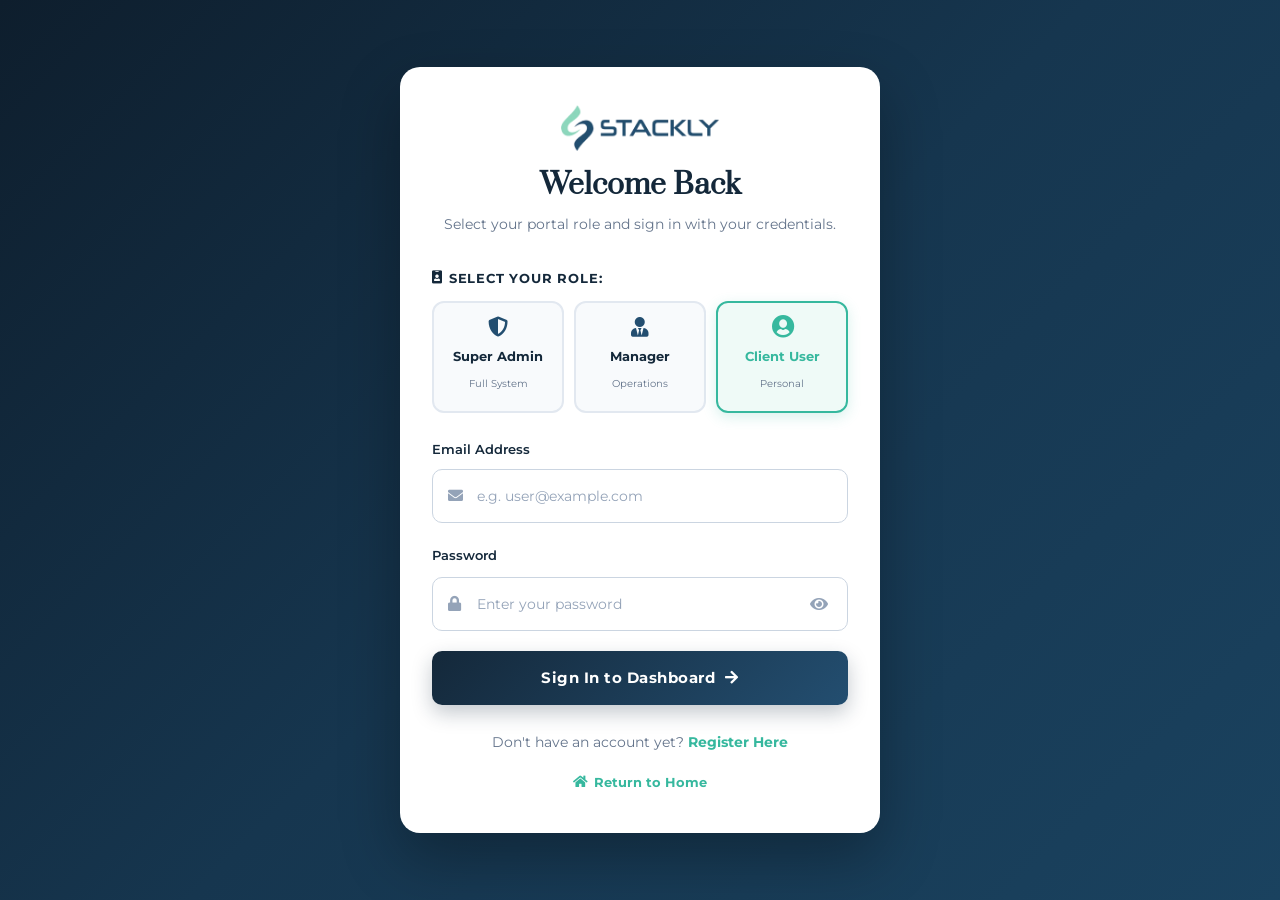
<file: login.html>
<!DOCTYPE html>
<html lang="en">
<head>
    <meta charset="utf-8">
    <meta name="viewport" content="width=device-width, initial-scale=1.0">
    <title>Login || Stackly Portal</title>
    <!-- Favicon removed -->
    <link rel="icon" href="data:,">
<!-- Google Fonts -->
    <link rel="preconnect" href="https://fonts.googleapis.com">
    <link rel="preconnect" href="https://fonts.gstatic.com" crossorigin="">
    <link href="https://fonts.googleapis.com/css2?family=Montserrat:ital,wght@0,100..900;1,100..900&display=swap" rel="stylesheet">
    <link href="https://fonts.googleapis.com/css2?family=Prata&display=swap" rel="stylesheet">
    <!-- Bundled CSS -->
    <link rel="stylesheet" href="css/style.css">
    <!-- Custom Auth & Dashboard CSS -->
    <link rel="stylesheet" href="css/custom-auth-dashboard.css?v=3.2">
</head>

<body class="auth-page-body">

    <div class="auth-card">
        <div class="auth-header">
            <a href="index.html" class="auth-logo">
                <img src="images/logo-stackly.webp" alt="Stackly" style="max-height: 46px; width: auto;">
            </a>
            <h2>Welcome Back</h2>
            <p>Select your portal role and sign in with your credentials.</p>
        </div>

        <!-- Registration Success Notification Banner -->
        <div class="auth-success-banner" id="regSuccessBanner" style="display: none; background: #ecfdf5; border: 1px solid #10b981; color: #065f46; padding: 12px 16px; border-radius: 10px; margin-bottom: 20px; font-size: 13.5px; font-weight: 500; align-items: center; gap: 10px;">
            <i class="fas fa-check-circle" style="color: #10b981; font-size: 18px;"></i>
            <span>Registration Successful! Please sign in with your credentials.</span>
        </div>

        <form id="loginForm" novalidate>
            <!-- 3 Roles Selection -->
            <label class="role-selector-title">
                <i class="fas fa-id-badge"></i> Select Your Role:
            </label>
            <div class="role-selector-grid">
                <!-- Role 1: Admin -->
                <input type="radio" name="portalRole" id="roleAdmin" value="admin" class="role-card-radio">
                <label for="roleAdmin" class="role-card-label">
                    <i class="fas fa-shield-alt role-icon"></i>
                    <span class="role-name">Super Admin</span>
                    <span class="role-desc">Full System</span>
                </label>

                <!-- Role 2: Manager -->
                <input type="radio" name="portalRole" id="roleManager" value="manager" class="role-card-radio">
                <label for="roleManager" class="role-card-label">
                    <i class="fas fa-user-tie role-icon"></i>
                    <span class="role-name">Manager</span>
                    <span class="role-desc">Operations</span>
                </label>

                <!-- Role 3: User -->
                <input type="radio" name="portalRole" id="roleUser" value="user" class="role-card-radio" checked>
                <label for="roleUser" class="role-card-label">
                    <i class="fas fa-user-circle role-icon"></i>
                    <span class="role-name">Client User</span>
                    <span class="role-desc">Personal</span>
                </label>
            </div>

            <!-- Email Input -->
            <div class="auth-form-group">
                <label class="auth-label" for="loginEmail">Email Address</label>
                <div class="auth-input-wrapper">
                    <i class="fas fa-envelope auth-input-icon"></i>
                    <input type="email" id="loginEmail" class="auth-input" placeholder="e.g. user@example.com" required autocomplete="email">
                </div>
                <div class="auth-error-msg" id="emailErrorMsg">
                    <i class="fas fa-exclamation-circle"></i> Please enter a valid email address (e.g. name@domain.com).
                </div>
            </div>

            <!-- Password Input -->
            <div class="auth-form-group">
                <div class="auth-label-row">
                    <label class="auth-label" for="loginPassword">Password</label>
                </div>
                <div class="auth-input-wrapper">
                    <i class="fas fa-lock auth-input-icon"></i>
                    <input type="password" id="loginPassword" class="auth-input" placeholder="Enter your password" required autocomplete="current-password">
                    <button type="button" class="auth-password-toggle" id="pwdToggleBtn" aria-label="Toggle password visibility">
                        <i class="fas fa-eye" id="pwdToggleIcon"></i>
                    </button>
                </div>
                <div class="auth-error-msg" id="passwordErrorMsg">
                    <i class="fas fa-exclamation-circle"></i> Please enter your password (alphabets, digits & symbols).
                </div>
            </div>

            <!-- Submit Button -->
            <button type="submit" class="auth-submit-btn" id="loginSubmitBtn">
                <span>Sign In to Dashboard</span>
                <i class="fas fa-arrow-right"></i>
            </button>
        </form>

        <div class="auth-footer-links">
            <p>Don't have an account yet? <a href="register.html">Register Here</a></p>
            <div>
                <a href="index.html" class="auth-home-link">
                    <i class="fas fa-home"></i> Return to Home
                </a>
            </div>
        </div>
    </div>

    <!-- Auth Scripts -->
    <script src="js/auth.js?v=2.5"></script>
    <script>
        document.addEventListener('DOMContentLoaded', function () {
            const emailInput = document.getElementById('loginEmail');
            const passwordInput = document.getElementById('loginPassword');
            const pwdToggleBtn = document.getElementById('pwdToggleBtn');
            const pwdToggleIcon = document.getElementById('pwdToggleIcon');
            const loginForm = document.getElementById('loginForm');
            const emailErrorMsg = document.getElementById('emailErrorMsg');
            const passwordErrorMsg = document.getElementById('passwordErrorMsg');

            // Toggle Password Visibility
            pwdToggleBtn.addEventListener('click', function () {
                const isPassword = passwordInput.type === 'password';
                passwordInput.type = isPassword ? 'text' : 'password';
                pwdToggleIcon.className = isPassword ? 'fas fa-eye-slash' : 'fas fa-eye';
            });

            // Password Validation feedback (checks combination of alphabets, digits & symbols)
            function evaluatePassword(showErrorsOnFail = false) {
                const val = passwordInput.value;
                if (!val || val.trim().length === 0) {
                    passwordInput.classList.remove('is-valid');
                    if (showErrorsOnFail) {
                        passwordInput.classList.add('is-invalid');
                        passwordErrorMsg.innerHTML = '<i class="fas fa-exclamation-circle"></i> Please enter your password.';
                        passwordErrorMsg.style.display = 'flex';
                    }
                    return false;
                }

                const res = window.StacklyAuth ? window.StacklyAuth.validatePassword(val) : {
                    isValid: (val.length >= 6) && /[a-zA-Z]/.test(val) && /[0-9]/.test(val) && /[^a-zA-Z0-9\s]/.test(val)
                };

                if (res.isValid) {
                    passwordInput.classList.remove('is-invalid');
                    passwordInput.classList.add('is-valid');
                    passwordErrorMsg.style.display = 'none';
                    return true;
                } else {
                    passwordInput.classList.remove('is-valid');
                    if (showErrorsOnFail) {
                        passwordInput.classList.add('is-invalid');
                        passwordErrorMsg.innerHTML = '<i class="fas fa-exclamation-circle"></i> Password must contain alphabets, digits, and symbols (minimum 6 characters).';
                        passwordErrorMsg.style.display = 'flex';
                    }
                    return false;
                }
            }

            passwordInput.addEventListener('input', function () {
                const val = passwordInput.value;
                if (val.length > 0) {
                    const res = window.StacklyAuth ? window.StacklyAuth.validatePassword(val) : null;
                    if (res && res.isValid) {
                        passwordInput.classList.remove('is-invalid');
                        passwordInput.classList.add('is-valid');
                        passwordErrorMsg.style.display = 'none';
                    } else {
                        passwordInput.classList.remove('is-valid');
                    }
                } else {
                    passwordInput.classList.remove('is-valid', 'is-invalid');
                    passwordErrorMsg.style.display = 'none';
                }
            });

            // Live Email Validation feedback
            emailInput.addEventListener('input', function () {
                const val = emailInput.value.trim();
                if (val.length > 0) {
                    if (StacklyAuth.validateEmail(val)) {
                        emailInput.classList.remove('is-invalid');
                        emailInput.classList.add('is-valid');
                        emailErrorMsg.style.display = 'none';
                    } else {
                        emailInput.classList.remove('is-valid');
                    }
                } else {
                    emailInput.classList.remove('is-valid', 'is-invalid');
                    emailErrorMsg.style.display = 'none';
                }
            });

            // Pre-select role if passed in query param
            const urlParams = new URLSearchParams(window.location.search);
            const roleParam = urlParams.get('role');
            if (roleParam && ['admin', 'manager', 'user'].includes(roleParam.toLowerCase())) {
                const targetRadio = document.getElementById('role' + roleParam.charAt(0).toUpperCase() + roleParam.slice(1).toLowerCase());
                if (targetRadio) targetRadio.checked = true;
            }

            // Check if redirected after successful registration
            const isRegistered = urlParams.get('registered') === 'true';
            const emailParam = urlParams.get('email');
            if (emailParam) {
                emailInput.value = emailParam;
            }
            if (isRegistered) {
                const regSuccessBanner = document.getElementById('regSuccessBanner');
                if (regSuccessBanner) {
                    regSuccessBanner.style.display = 'flex';
                }
                passwordInput.focus();
            }

            // Form Submit: Validate & redirect to dashboard for the selected role
            loginForm.addEventListener('submit', function (e) {
                e.preventDefault();

                const email = emailInput.value.trim();
                const password = passwordInput.value;
                const isEmailValid = StacklyAuth.validateEmail(email);
                const isPasswordValid = evaluatePassword(true);

                let hasError = false;

                if (!isEmailValid) {
                    emailInput.classList.add('is-invalid');
                    emailErrorMsg.style.display = 'flex';
                    hasError = true;
                } else {
                    emailInput.classList.remove('is-invalid');
                    emailErrorMsg.style.display = 'none';
                }

                if (!isPasswordValid) {
                    hasError = true;
                    if (isEmailValid) {
                        passwordInput.focus();
                    }
                }

                if (hasError) {
                    return;
                }

                // Any email and password meeting the validation criteria will log in successfully!
                const selectedRoleEl = document.querySelector('input[name="portalRole"]:checked');
                const selectedRole = selectedRoleEl ? selectedRoleEl.value : 'user';

                StacklyAuth.setCurrentUser({
                    email: email,
                    role: selectedRole,
                    name: email.split('@')[0]
                });

                // Navigate directly to the selected role dashboard
                window.location.href = 'dashboard.html';
            });
        });
    </script>
</body>
</html>
</file>
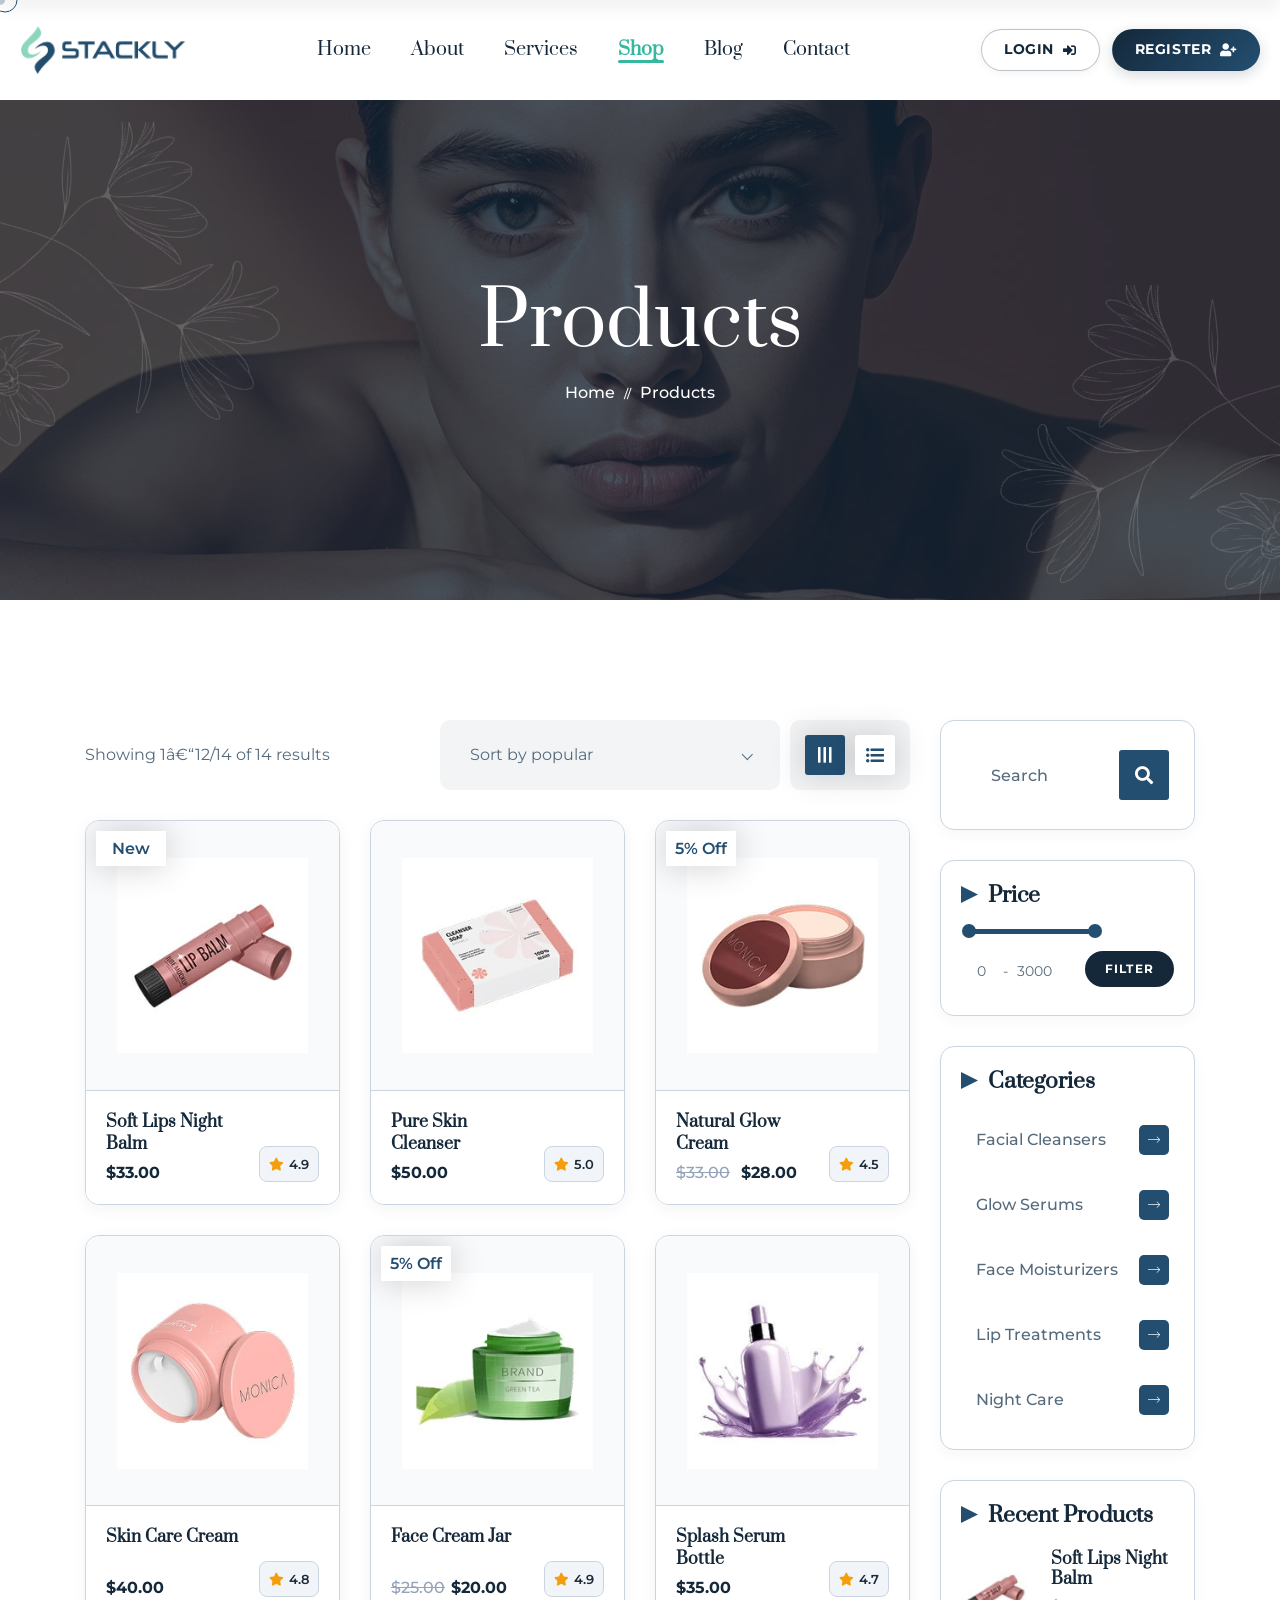
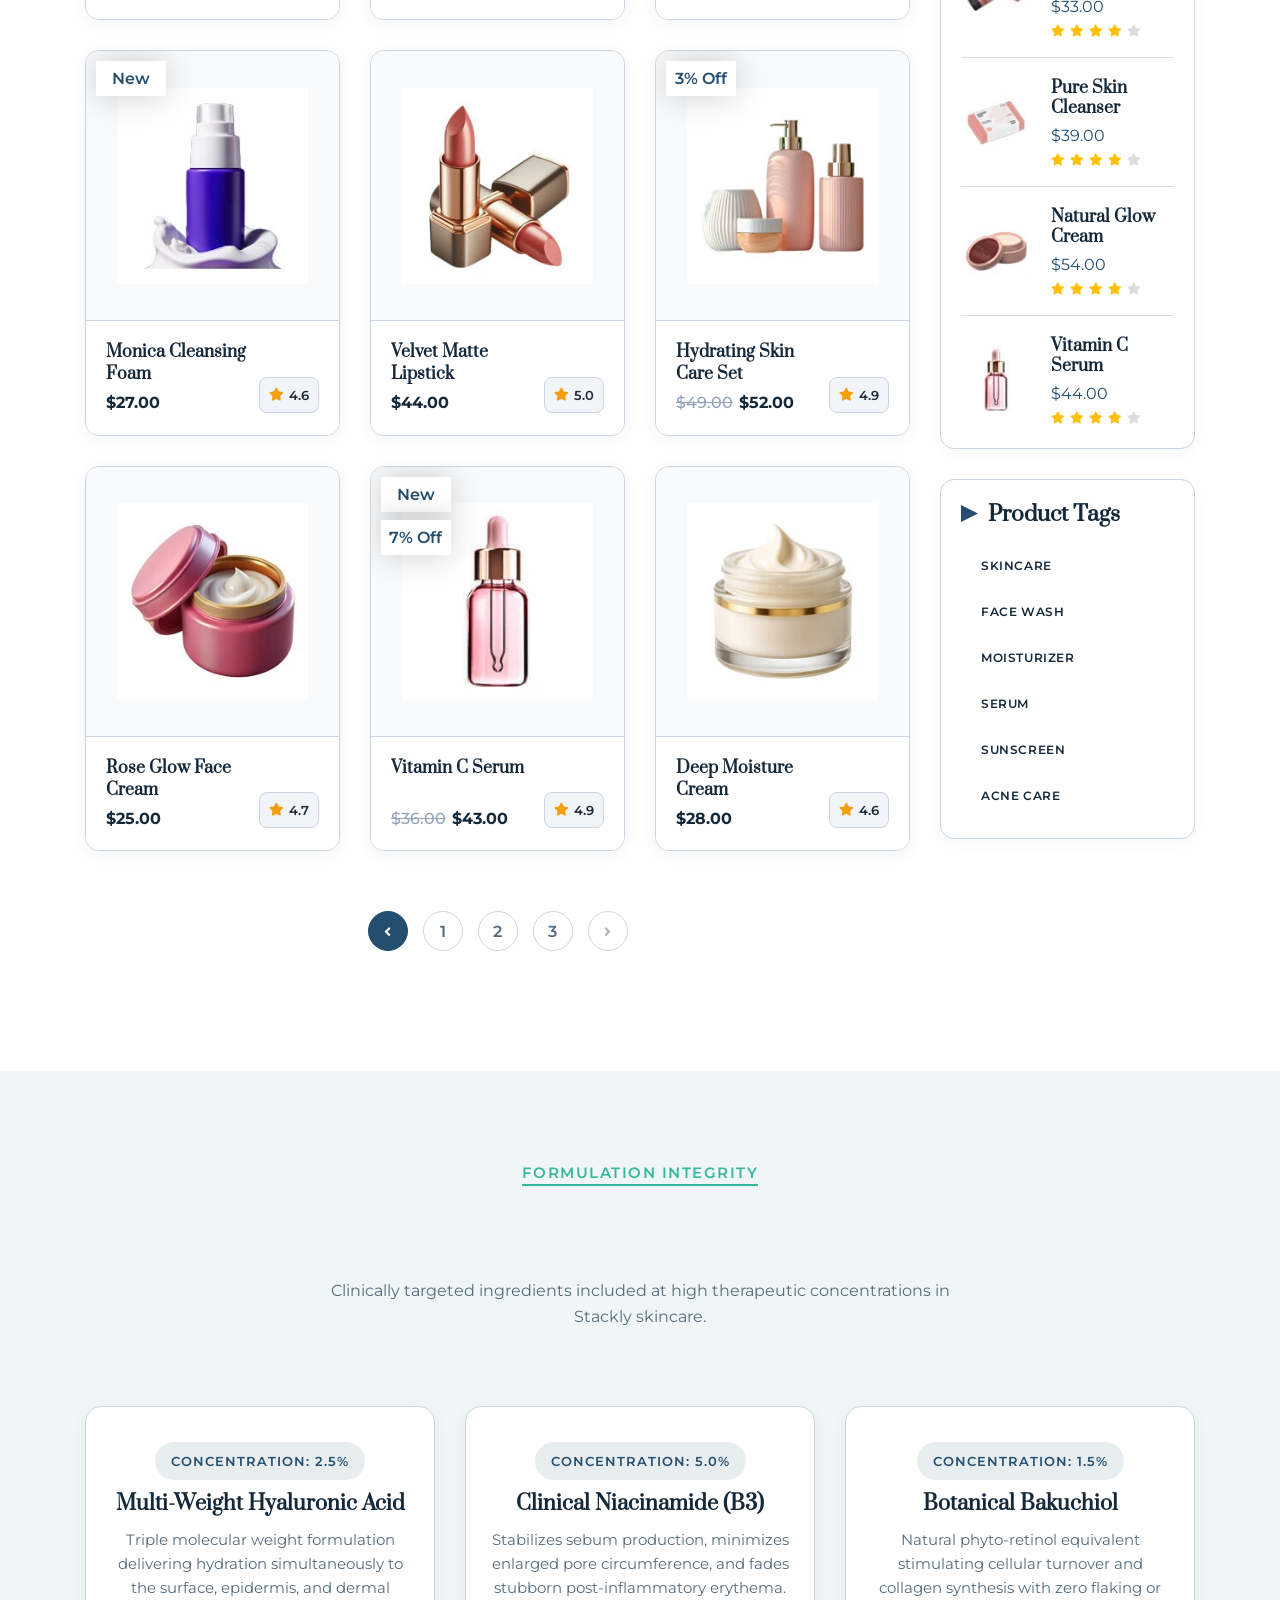
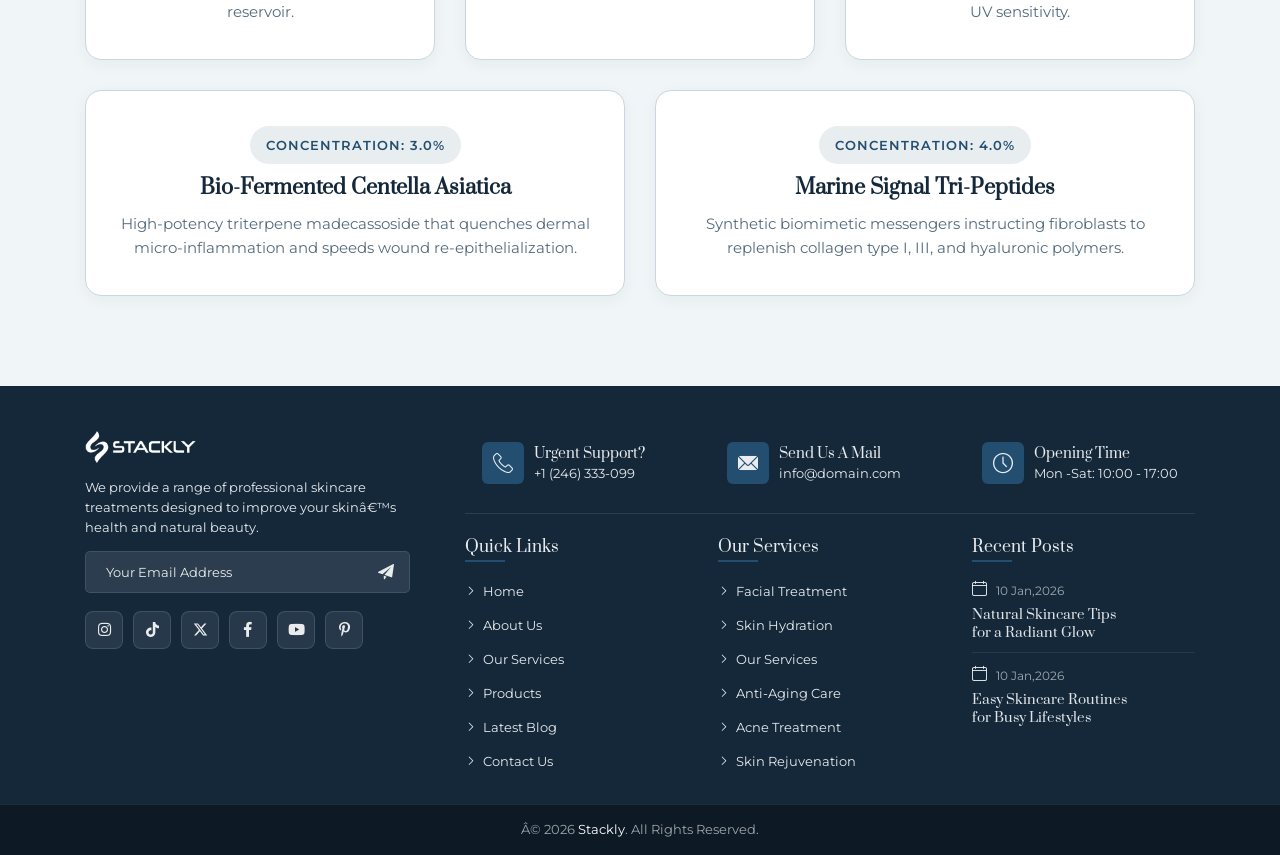
<file: products.html>
<!DOCTYPE html>
<html lang="en">

<head>
    <meta charset="UTF-8" />
    <meta name="viewport" content="width=device-width, initial-scale=1.0" />
    <title> Products || Stackly </title>
    <!-- Favicon removed -->
    <link rel="icon" href="data:,">
<meta name="description" content="Stackly " />

    <!-- fonts -->
    <link rel="preconnect" href="https://fonts.googleapis.com">
    <link rel="preconnect" href="https://fonts.gstatic.com" crossorigin>
    <link href="https://fonts.googleapis.com/css2?family=Montserrat:ital,wght@0,100..900;1,100..900&display=swap"
        rel="stylesheet">
    <link href="https://fonts.googleapis.com/css2?family=Prata&display=swap" rel="stylesheet">
    <!-- All Bundled CSS -->
    <link rel="stylesheet" href="css/style.css">
    <link rel="stylesheet" href="css/custom-auth-dashboard.css?v=3.1">
</head>

<body class="custom-cursor">

    <div class="custom-cursor__cursor"></div>
    <div class="custom-cursor__cursor-two"></div>

    <!--Start Preloader-->
    <div id="preloader">
        <div class="preloader">
            <span></span>
            <span></span>
        </div>
    </div>
    <!--End Preloader-->

    <!-- Start sidebar widget content -->
    <div class="xs-sidebar-group info-group info-sidebar">
        <div class="xs-overlay xs-bg-black"></div>
        <div class="xs-sidebar-widget">
            <div class="sidebar-widget-container">
                <div class="widget-heading">
                    <a href="#" class="close-side-widget">X</a>
                </div>
                <div class="sidebar-textwidget">
                    <div class="sidebar-info-contents">
                        <div class="content-inner">
                            <div class="logo"><a href="index.html"><img src="images/logo-stackly.webp" alt="Stackly" style="max-height: 48px; width: auto;"></a></div>
                            <div class="content-box">
                                <h4>About Us</h4>
                                <div class="inner-text">
                                    <p>Contrary to popular belief, Lorem Ipsum is not simply random text. It has
                                        roots in a piece of classical Latin literature from 45 BC, making it over
                                        2000 years old.
                                    </p>
                                </div>
                            </div>

                            <div class="form-inner">
                                <h4>Get a free quote</h4>
                                <form action="assets/inc/sendemail.php" method="POST" class="contact-form-validated">
                                    <div class="form-group">
                                        <input type="text" name="name" placeholder="Name" required="">
                                    </div>
                                    <div class="form-group">
                                        <input type="email" name="email" placeholder="Email" required="">
                                    </div>
                                    <div class="form-group">
                                        <textarea name="message" placeholder="Message..." required=""></textarea>
                                    </div>
                                    <div class="form-group message-btn">
                                        <button class="thm-btn" data-text="Submit Now +" type="submit"
                                            data-loading-text="Please wait...">Submit Now
                                            <span class="fas fa-arrow-right"></span>
                                        </button>
                                    </div>
                                    <div class="result"></div>
                                </form>
                            </div>

                            <div class="sidebar-contact-info">
                                <h4>Contact Info</h4>
                                <ul class="list-unstyled">
                                    <li>
                                        <span class="icon-maps-and-flags"></span> 88 broklyn street, New York
                                    </li>
                                    <li>
                                        <span class="icon-call"></span>
                                        <a href="tel:123456789">+1 555-9990-153</a>
                                    </li>
                                    <li>
                                        <span class="icon-email"></span>
                                        <a href="mailto:info@example.com">info@example.com</a>
                                    </li>
                                </ul>
                            </div>
                            <div class="thm-social-link1">
                                <ul class="social-box list-unstyled">
                                    <li>
                                        <a href="#"><i class="fab fa-facebook-f" aria-hidden="true"></i></a>
                                    </li>
                                    <li>
                                        <a href="#"><i class="fab fa-twitter" aria-hidden="true"></i></a>
                                    </li>
                                    <li>
                                        <a href="#"><i class="fab fa-pinterest-p" aria-hidden="true"></i></a>
                                    </li>
                                    <li>
                                        <a href="#"><i class="fab fa-instagram" aria-hidden="true"></i></a>
                                    </li>
                                </ul>
                            </div>
                        </div>
                    </div>
                </div>
            </div>
        </div>
    </div>
    <!-- End sidebar widget content -->


    <div class="page-wrapper">
        <header class="main-header">
            <nav class="main-menu">
                <div class="main-menu__wrapper">
                    <div class="main-menu__wrapper-inner">
                        <div class="main-menu__left">
                            <div class="main-menu__logo">
                                <a href="index.html"><img src="images/logo-stackly.webp" alt="Stackly" style="max-height: 48px; width: auto;"></a>
                            </div>
                        </div>
                        <div class="main-menu__main-menu-box">
                            <a href="#" class="mobile-nav__toggler"><i class="fa fa-bars"></i></a>
                            <ul class="main-menu__list">
                                <li>
                                    <a href="index.html">Home</a>
                                </li>
                                <li>
                                    <a href="about.html">About</a>
                                </li>
                                <li>
                                    <a href="services.html">Services</a>
                                </li>
                                <li class="current">
                                    <a href="products.html">Shop</a>
                                </li>
                                <li>
                                    <a href="blog.html">Blog</a>
                                </li>
                                <li>
                                    <a href="contact.html">Contact</a>
                                </li>
                            </ul>
                        </div>
                        <div class="main-menu__right">
                            <div class="main-menu__call">
                                <div class="main-menu__call-icon">
                                    <i class="icon-telephone"></i>
                                </div>
                                <div class="main-menu__call-content">
                                    <p class="main-menu__call-sub-title">Call Anytime</p>
                                    <h5 class="main-menu__call-number"><a href="tel:9288006780">+92 ( 8800 ) - 6780</a></h5>
                                </div>
                            </div>
                            <div class="main-menu__search-cart-box">
                                <div class="main-menu__search-cart-box">
                                    <div class="main-menu__search-box">
                                        <a href="#" class="main-menu__search searcher-toggler-box fal fa-search"></a>
                                    </div>
                                    <div class="main-menu__cart-box">
                                        <a href="cart.html" class="main-menu__cart">
                                            <span class="fal fa-shopping-cart"></span>
                                            <span class="main-menu__cart-count">02</span>
                                        </a>
                                    </div>
                                </div>
                            </div>
                            <div class="main-menu__nav-sidebar-icon">
                                <a class="navSidebar-button" href="#">
                                    <span class="icon-dots-menu-one"></span>
                                    <span class="icon-dots-menu-two"></span>
                                    <span class="icon-dots-menu-three"></span>
                                </a>
                            </div>
                            <div class="main-menu__btn-box auth-nav-box" id="authNavBox">
                                <div class="auth-nav-group guest-nav-actions" id="guestNavActions">
                                    <a class="thm-btn auth-nav-btn auth-nav-btn-login" href="login.html" id="navLoginBtn">
                                        <span>Login</span>
                                        <i class="fas fa-sign-in-alt"></i>
                                    </a>
                                    <a class="thm-btn auth-nav-btn auth-nav-btn-register" href="register.html" id="navRegisterBtn">
                                        <span>Register</span>
                                        <i class="fas fa-user-plus"></i>
                                    </a>
                                </div>
                                <div class="auth-nav-group user-nav-actions" id="userNavActions" style="display: none;">
                                    <a class="thm-btn auth-nav-btn auth-nav-btn-dashboard" href="dashboard.html" id="navDashboardBtn">
                                        <i class="fas fa-th-large"></i>
                                        <span>Dashboard</span>
                                    </a>
                                    <button type="button" class="auth-nav-logout-btn" title="Logout" aria-label="Logout">
                                        <i class="fas fa-sign-out-alt"></i>
                                    </button>
                                </div>
                            </div>
                        </div>
                    </div>
                </div>
            </nav>
        </header>

        <div class="stricky-header stricked-menu main-menu">
            <div class="sticky-header__content"></div><!-- /.sticky-header__content -->
        </div><!-- /.stricky-header -->
<!--Page Header Start-->
<section class="page-header">
<div class="page-header__bg" style="background-image: url(assets/images/backgrounds/page-header-bg.webp);">
</div>
<div class="shape1 float-bob-y"><img alt="" src="assets/images/shapes/page-header-shape1.webp"/></div>
<div class="shape2 float-bob-y"><img alt="" src="assets/images/shapes/page-header-shape2.webp"/></div>
<div class="container">
<div class="page-header__inner">
<h2>Products</h2>
<div class="thm-breadcrumb__inner">
<ul class="thm-breadcrumb">
<li><a href="index.html">Home</a></li>
<li><span>//</span></li>
<li>Products</li>
</ul>
</div>
</div>
</div>
</section>
<!--Page Header End-->
<!--Product Start-->
<section class="product">
<div class="container">
<div class="row">
<div class="col-xl-9 col-lg-12">
<div class="product__items">
<div class="row">
<div class="col-xl-12">
<div class="product__showing-result">
<div class="product__showing-text-box">
<p class="product__showing-text">Showing 1â€“12/14 of 14 results</p>
</div>
<div class="product__showing-sort">
<div class="select-box">
<select class="wide">
<option data-display="Sort by popular">Sort by popular</option>
<option value="1">Sort by popular</option>
<option value="2">Sort by Price</option>
<option value="3">Sort by Ratings</option>
</select>
</div>
</div>
</div>
</div>
</div>
<div class="product__all">
<div class="product__all-tab">
<div class="product__all-tab-button">
<ul class="tabs-button-box clearfix">
<li class="tab-btn-item active-btn-item" data-tab="#grid">
<div class="product__all-tab-button-icon one">
<i class="fa fa-solid fa-bars"></i>
</div>
</li>
<li class="tab-btn-item" data-tab="#list">
<div class="product__all-tab-button-icon">
<i class="fa fa-solid fa-list-ul"></i>
</div>
</li>
</ul>
</div>
<!--Start Tabs Content Box-->
<div class="tabs-content-box">
<!--Start Tab-->
<div class="tab-content-box-item tab-content-box-item-active" id="grid">
<div class="product__all-tab-content-box-item">
<div class="product__all-tab-single">
<div class="row">
<!--Product All Single Start-->
<div class="col-xl-4 col-lg-6 col-md-6">
<div class="single-product-style1">
<div class="single-product-style1__img">
<img alt="" src="assets/images/shop/shop-product-2-1.webp"/>
<img alt="" src="assets/images/shop/shop-product-1-1.webp"/>
<ul class="single-product-style1__overlay">
<li>
<p>New</p>
</li>
</ul>
<ul class="single-product-style1__info">
<li>
<a href="404.html" title="Add to Wishlist">
<i class="fa fa-regular fa-heart"></i>
</a>
</li>
<li>
<a href="404.html" title="Add to cart">
<i class="fa fa-solid fa-cart-plus"></i>
</a>
</li>
<li>
<a href="404.html" title="Quick View">
<i class="fa fa-regular fa-eye"></i>
</a>
</li>
<li>
<a href="404.html" title="Compare">
<i class="fa fa-solid fa-repeat"></i>
</a>
</li>
</ul>
</div>
<div class="single-product-style1__content">
<div class="single-product-style1__content-left">
<h4>
<a href="404.html">
                                                                                Soft Lips Night Balm
                                                                            </a>
</h4>
<p>$33.00</p>
</div>
<div class="single-product-style1__content-right">
<div class="single-product-style1__review">
<i class="fa fa-star"></i>
<p>4.9</p>
</div>
</div>
</div>
</div>
</div>
<!--Product All Single End-->
<!--Product All Single Start-->
<div class="col-xl-4 col-lg-6 col-md-6">
<div class="single-product-style1">
<div class="single-product-style1__img">
<img alt="" src="assets/images/shop/shop-product-2-2.webp"/>
<img alt="" src="assets/images/shop/shop-product-1-2.webp"/>
<ul class="single-product-style1__info">
<li>
<a href="404.html" title="Add to Wishlist">
<i class="fa fa-regular fa-heart"></i>
</a>
</li>
<li>
<a href="404.html" title="Add to cart">
<i class="fa fa-solid fa-cart-plus"></i>
</a>
</li>
<li>
<a href="404.html" title="Quick View">
<i class="fa fa-regular fa-eye"></i>
</a>
</li>
<li>
<a href="404.html" title="Compare">
<i class="fa fa-solid fa-repeat"></i>
</a>
</li>
</ul>
</div>
<div class="single-product-style1__content">
<div class="single-product-style1__content-left">
<h4>
<a href="404.html">
                                                                                Pure Skin Cleanser
                                                                            </a>
</h4>
<p>$50.00</p>
</div>
<div class="single-product-style1__content-right">
<div class="single-product-style1__review">
<i class="fa fa-star"></i>
<p>5.0</p>
</div>
</div>
</div>
</div>
</div>
<!--Product All Single End-->
<!--Product All Single Start-->
<div class="col-xl-4 col-lg-6 col-md-6">
<div class="single-product-style1">
<div class="single-product-style1__img">
<img alt="" src="assets/images/shop/shop-product-2-3.webp"/>
<img alt="" src="assets/images/shop/shop-product-1-3.webp"/>
<ul class="single-product-style1__overlay">
<li>
<p>5% Off</p>
</li>
</ul>
<ul class="single-product-style1__info">
<li>
<a href="404.html" title="Add to Wishlist">
<i class="fa fa-regular fa-heart"></i>
</a>
</li>
<li>
<a href="404.html" title="Add to cart">
<i class="fa fa-solid fa-cart-plus"></i>
</a>
</li>
<li>
<a href="404.html" title="Quick View">
<i class="fa fa-regular fa-eye"></i>
</a>
</li>
<li>
<a href="404.html" title="Compare">
<i class="fa fa-solid fa-repeat"></i>
</a>
</li>
</ul>
</div>
<div class="single-product-style1__content">
<div class="single-product-style1__content-left">
<h4>
<a href="404.html">
                                                                                Natural Glow Cream
                                                                            </a>
</h4>
<p><del>$33.00</del> $28.00</p>
</div>
<div class="single-product-style1__content-right">
<div class="single-product-style1__review">
<i class="fa fa-star"></i>
<p>4.5</p>
</div>
</div>
</div>
</div>
</div>
<!--Product All Single End-->
<!--Product All Single Start-->
<div class="col-xl-4 col-lg-6 col-md-6">
<div class="single-product-style1">
<div class="single-product-style1__img">
<img alt="" src="assets/images/shop/shop-product-2-4.webp"/>
<img alt="" src="assets/images/shop/shop-product-1-4.webp"/>
<ul class="single-product-style1__info">
<li>
<a href="404.html" title="Add to Wishlist">
<i class="fa fa-regular fa-heart"></i>
</a>
</li>
<li>
<a href="404.html" title="Add to cart">
<i class="fa fa-solid fa-cart-plus"></i>
</a>
</li>
<li>
<a href="404.html" title="Quick View">
<i class="fa fa-regular fa-eye"></i>
</a>
</li>
<li>
<a href="404.html" title="Compare">
<i class="fa fa-solid fa-repeat"></i>
</a>
</li>
</ul>
</div>
<div class="single-product-style1__content">
<div class="single-product-style1__content-left">
<h4>
<a href="404.html">
                                                                                Skin Care Cream
                                                                            </a>
</h4>
<p>$40.00</p>
</div>
<div class="single-product-style1__content-right">
<div class="single-product-style1__review">
<i class="fa fa-star"></i>
<p>4.8</p>
</div>
</div>
</div>
</div>
</div>
<!--Product All Single End-->
<!--Product All Single Start-->
<div class="col-xl-4 col-lg-6 col-md-6">
<div class="single-product-style1">
<div class="single-product-style1__img">
<img alt="" src="assets/images/shop/shop-product-2-5.webp"/>
<img alt="" src="assets/images/shop/shop-product-1-5.webp"/>
<ul class="single-product-style1__overlay">
<li>
<p>5% Off</p>
</li>
</ul>
<ul class="single-product-style1__info">
<li>
<a href="404.html" title="Add to Wishlist">
<i class="fa fa-regular fa-heart"></i>
</a>
</li>
<li>
<a href="404.html" title="Add to cart">
<i class="fa fa-solid fa-cart-plus"></i>
</a>
</li>
<li>
<a href="404.html" title="Quick View">
<i class="fa fa-regular fa-eye"></i>
</a>
</li>
<li>
<a href="404.html" title="Compare">
<i class="fa fa-solid fa-repeat"></i>
</a>
</li>
</ul>
</div>
<div class="single-product-style1__content">
<div class="single-product-style1__content-left">
<h4>
<a href="404.html">
                                                                                Face Cream Jar
                                                                            </a>
</h4>
<p><del>$25.00</del>$20.00</p>
</div>
<div class="single-product-style1__content-right">
<div class="single-product-style1__review">
<i class="fa fa-star"></i>
<p>4.9</p>
</div>
</div>
</div>
</div>
</div>
<!--Product All Single End-->
<!--Product All Single Start-->
<div class="col-xl-4 col-lg-6 col-md-6">
<div class="single-product-style1">
<div class="single-product-style1__img">
<img alt="" src="assets/images/shop/shop-product-2-6.webp"/>
<img alt="" src="assets/images/shop/shop-product-1-6.webp"/>
<ul class="single-product-style1__info">
<li>
<a href="404.html" title="Add to Wishlist">
<i class="fa fa-regular fa-heart"></i>
</a>
</li>
<li>
<a href="404.html" title="Add to cart">
<i class="fa fa-solid fa-cart-plus"></i>
</a>
</li>
<li>
<a href="404.html" title="Quick View">
<i class="fa fa-regular fa-eye"></i>
</a>
</li>
<li>
<a href="404.html" title="Compare">
<i class="fa fa-solid fa-repeat"></i>
</a>
</li>
</ul>
</div>
<div class="single-product-style1__content">
<div class="single-product-style1__content-left">
<h4>
<a href="404.html">
                                                                                Splash Serum Bottle
                                                                            </a>
</h4>
<p>$35.00</p>
</div>
<div class="single-product-style1__content-right">
<div class="single-product-style1__review">
<i class="fa fa-star"></i>
<p>4.7</p>
</div>
</div>
</div>
</div>
</div>
<!--Product All Single End-->
<!--Product All Single Start-->
<div class="col-xl-4 col-lg-6 col-md-6">
<div class="single-product-style1">
<div class="single-product-style1__img">
<img alt="" src="assets/images/shop/shop-product-2-7.webp"/>
<img alt="" src="assets/images/shop/shop-product-1-7.webp"/>
<ul class="single-product-style1__overlay">
<li>
<p>New</p>
</li>
</ul>
<ul class="single-product-style1__info">
<li>
<a href="404.html" title="Add to Wishlist">
<i class="fa fa-regular fa-heart"></i>
</a>
</li>
<li>
<a href="404.html" title="Add to cart">
<i class="fa fa-solid fa-cart-plus"></i>
</a>
</li>
<li>
<a href="404.html" title="Quick View">
<i class="fa fa-regular fa-eye"></i>
</a>
</li>
<li>
<a href="404.html" title="Compare">
<i class="fa fa-solid fa-repeat"></i>
</a>
</li>
</ul>
</div>
<div class="single-product-style1__content">
<div class="single-product-style1__content-left">
<h4>
<a href="404.html">
                                                                                Monica Cleansing Foam
                                                                            </a>
</h4>
<p>$27.00</p>
</div>
<div class="single-product-style1__content-right">
<div class="single-product-style1__review">
<i class="fa fa-star"></i>
<p>4.6</p>
</div>
</div>
</div>
</div>
</div>
<!--Product All Single End-->
<!--Product All Single Start-->
<div class="col-xl-4 col-lg-6 col-md-6">
<div class="single-product-style1">
<div class="single-product-style1__img">
<img alt="" src="assets/images/shop/shop-product-2-8.webp"/>
<img alt="" src="assets/images/shop/shop-product-1-8.webp"/>
<ul class="single-product-style1__info">
<li>
<a href="404.html" title="Add to Wishlist">
<i class="fa fa-regular fa-heart"></i>
</a>
</li>
<li>
<a href="404.html" title="Add to cart">
<i class="fa fa-solid fa-cart-plus"></i>
</a>
</li>
<li>
<a href="404.html" title="Quick View">
<i class="fa fa-regular fa-eye"></i>
</a>
</li>
<li>
<a href="404.html" title="Compare">
<i class="fa fa-solid fa-repeat"></i>
</a>
</li>
</ul>
</div>
<div class="single-product-style1__content">
<div class="single-product-style1__content-left">
<h4>
<a href="404.html">
                                                                                Velvet Matte Lipstick
                                                                            </a>
</h4>
<p>$44.00</p>
</div>
<div class="single-product-style1__content-right">
<div class="single-product-style1__review">
<i class="fa fa-star"></i>
<p>5.0</p>
</div>
</div>
</div>
</div>
</div>
<!--Product All Single End-->
<!--Product All Single Start-->
<div class="col-xl-4 col-lg-6 col-md-6">
<div class="single-product-style1">
<div class="single-product-style1__img">
<img alt="" src="assets/images/shop/shop-product-2-9.webp"/>
<img alt="" src="assets/images/shop/shop-product-1-9.webp"/>
<ul class="single-product-style1__overlay">
<li>
<p>3% Off</p>
</li>
</ul>
<ul class="single-product-style1__info">
<li>
<a href="404.html" title="Add to Wishlist">
<i class="fa fa-regular fa-heart"></i>
</a>
</li>
<li>
<a href="404.html" title="Add to cart">
<i class="fa fa-solid fa-cart-plus"></i>
</a>
</li>
<li>
<a href="404.html" title="Quick View">
<i class="fa fa-regular fa-eye"></i>
</a>
</li>
<li>
<a href="404.html" title="Compare">
<i class="fa fa-solid fa-repeat"></i>
</a>
</li>
</ul>
</div>
<div class="single-product-style1__content">
<div class="single-product-style1__content-left">
<h4>
<a href="404.html">
                                                                                Hydrating Skin Care Set
                                                                            </a>
</h4>
<p><del>$49.00</del>$52.00</p>
</div>
<div class="single-product-style1__content-right">
<div class="single-product-style1__review">
<i class="fa fa-star"></i>
<p>4.9</p>
</div>
</div>
</div>
</div>
</div>
<!--Product All Single End-->
<!--Product All Single Start-->
<div class="col-xl-4 col-lg-6 col-md-6">
<div class="single-product-style1">
<div class="single-product-style1__img">
<img alt="" src="assets/images/shop/shop-product-2-10.webp"/>
<img alt="" src="assets/images/shop/shop-product-1-10.webp"/>
<ul class="single-product-style1__info">
<li>
<a href="404.html" title="Add to Wishlist">
<i class="fa fa-regular fa-heart"></i>
</a>
</li>
<li>
<a href="404.html" title="Add to cart">
<i class="fa fa-solid fa-cart-plus"></i>
</a>
</li>
<li>
<a href="404.html" title="Quick View">
<i class="fa fa-regular fa-eye"></i>
</a>
</li>
<li>
<a href="404.html" title="Compare">
<i class="fa fa-solid fa-repeat"></i>
</a>
</li>
</ul>
</div>
<div class="single-product-style1__content">
<div class="single-product-style1__content-left">
<h4>
<a href="404.html">
                                                                                Rose Glow Face Cream
                                                                            </a>
</h4>
<p>$25.00</p>
</div>
<div class="single-product-style1__content-right">
<div class="single-product-style1__review">
<i class="fa fa-star"></i>
<p>4.7</p>
</div>
</div>
</div>
</div>
</div>
<!--Product All Single End-->
<!--Product All Single Start-->
<div class="col-xl-4 col-lg-6 col-md-6">
<div class="single-product-style1">
<div class="single-product-style1__img">
<img alt="" src="assets/images/shop/shop-product-2-11.webp"/>
<img alt="" src="assets/images/shop/shop-product-1-11.webp"/>
<ul class="single-product-style1__overlay">
<li>
<p>New</p>
</li>
<li>
<p>7% Off</p>
</li>
</ul>
<ul class="single-product-style1__info">
<li>
<a href="404.html" title="Add to Wishlist">
<i class="fa fa-regular fa-heart"></i>
</a>
</li>
<li>
<a href="404.html" title="Add to cart">
<i class="fa fa-solid fa-cart-plus"></i>
</a>
</li>
<li>
<a href="404.html" title="Quick View">
<i class="fa fa-regular fa-eye"></i>
</a>
</li>
<li>
<a href="404.html" title="Compare">
<i class="fa fa-solid fa-repeat"></i>
</a>
</li>
</ul>
</div>
<div class="single-product-style1__content">
<div class="single-product-style1__content-left">
<h4>
<a href="404.html">
                                                                                Vitamin C Serum
                                                                            </a>
</h4>
<p><del>$36.00</del>$43.00</p>
</div>
<div class="single-product-style1__content-right">
<div class="single-product-style1__review">
<i class="fa fa-star"></i>
<p>4.9</p>
</div>
</div>
</div>
</div>
</div>
<!--Product All Single End-->
<!--Product All Single Start-->
<div class="col-xl-4 col-lg-6 col-md-6">
<div class="single-product-style1">
<div class="single-product-style1__img">
<img alt="" src="assets/images/shop/shop-product-2-12.webp"/>
<img alt="" src="assets/images/shop/shop-product-1-12.webp"/>
<ul class="single-product-style1__info">
<li>
<a href="404.html" title="Add to Wishlist">
<i class="fa fa-regular fa-heart"></i>
</a>
</li>
<li>
<a href="404.html" title="Add to cart">
<i class="fa fa-solid fa-cart-plus"></i>
</a>
</li>
<li>
<a href="404.html" title="Quick View">
<i class="fa fa-regular fa-eye"></i>
</a>
</li>
<li>
<a href="404.html" title="Compare">
<i class="fa fa-solid fa-repeat"></i>
</a>
</li>
</ul>
</div>
<div class="single-product-style1__content">
<div class="single-product-style1__content-left">
<h4>
<a href="404.html">
                                                                                Deep Moisture Cream
                                                                            </a>
</h4>
<p>$28.00</p>
</div>
<div class="single-product-style1__content-right">
<div class="single-product-style1__review">
<i class="fa fa-star"></i>
<p>4.6</p>
</div>
</div>
</div>
</div>
</div>
<!--Product All Single End-->
</div>
</div>
</div>
</div>
<!--End Tab-->
<!--Start Tab-->
<div class="tab-content-box-item" id="list">
<div class="product__all-tab-content-box-item">
<div class="product__all-tab-single">
<div class="row">
<!--Product All Single Start-->
<div class="col-xl-6 col-lg-6">
<div class="single-product-style2">
<div class="row">
<div class="col-xl-6 col-lg-6 col-md-6">
<div class="single-product-style2__img">
<img alt="" src="assets/images/shop/shop-product-2-1.webp"/>
<img alt="" src="assets/images/shop/shop-product-1-1.webp"/>
<ul class="single-product-style1__overlay">
<li>
<p>New</p>
</li>
</ul>
</div>
</div>
<div class="col-xl-6 col-lg-6 col-md-6">
<div class="single-product-style2__content">
<div class="single-product-style2__review">
<i class="fa fa-star"></i>
<i class="fa fa-star"></i>
<i class="fa fa-star"></i>
<i class="fa fa-star"></i>
<i class="fa fa-star"></i>
</div>
<div class="single-product-style2__text">
<h4>
<a href="404.html">
                                                                                        Soft Lips Night Balm
                                                                                    </a>
</h4>
<p>$33.00</p>
</div>
<ul class="single-product-style2__info">
<li>
<a href="404.html" title="Add to Wishlist">
<i class="fa fa-regular fa-heart">
</i>
</a>
</li>
<li>
<a href="404.html" title="Add to cart">
<i class="fa fa-solid fa-cart-plus">
</i>
</a>
</li>
<li>
<a href="404.html" title="Quick View">
<i class="fa fa-regular fa-eye">
</i>
</a>
</li>
<li>
<a href="404.html" title="Compare">
<i class="fa fa-solid fa-repeat">
</i>
</a>
</li>
</ul>
</div>
</div>
</div>
</div>
</div>
<!--Product All Single Start-->
<!--Product All Single Start-->
<div class="col-xl-6 col-lg-6">
<div class="single-product-style2">
<div class="row">
<div class="col-xl-6 col-lg-6 col-md-6">
<div class="single-product-style2__img">
<img alt="" src="assets/images/shop/shop-product-2-2.webp"/>
<img alt="" src="assets/images/shop/shop-product-1-2.webp"/>
</div>
</div>
<div class="col-xl-6 col-lg-6 col-md-6">
<div class="single-product-style2__content">
<div class="single-product-style2__review">
<i class="fa fa-star"></i>
<i class="fa fa-star"></i>
<i class="fa fa-star"></i>
<i class="fa fa-star"></i>
<i class="fa fa-star"></i>
</div>
<div class="single-product-style2__text">
<h4>
<a href="404.html">
                                                                                        Pure Skin Cleanser
                                                                                    </a>
</h4>
<p>$50.00</p>
</div>
<ul class="single-product-style2__info">
<li>
<a href="404.html" title="Add to Wishlist">
<i class="fa fa-regular fa-heart">
</i>
</a>
</li>
<li>
<a href="404.html" title="Add to cart">
<i class="fa fa-solid fa-cart-plus">
</i>
</a>
</li>
<li>
<a href="404.html" title="Quick View">
<i class="fa fa-regular fa-eye">
</i>
</a>
</li>
<li>
<a href="404.html" title="Compare">
<i class="fa fa-solid fa-repeat">
</i>
</a>
</li>
</ul>
</div>
</div>
</div>
</div>
</div>
<!--Product All Single Start-->
<!--Product All Single Start-->
<div class="col-xl-6 col-lg-6">
<div class="single-product-style2">
<div class="row">
<div class="col-xl-6 col-lg-6 col-md-6">
<div class="single-product-style2__img">
<img alt="" src="assets/images/shop/shop-product-2-3.webp"/>
<img alt="" src="assets/images/shop/shop-product-1-3.webp"/>
</div>
</div>
<div class="col-xl-6 col-lg-6 col-md-6">
<div class="single-product-style2__content">
<div class="single-product-style2__review">
<i class="fa fa-star"></i>
<i class="fa fa-star"></i>
<i class="fa fa-star"></i>
<i class="fa fa-star"></i>
<i class="fa fa-star"></i>
</div>
<div class="single-product-style2__text">
<h4>
<a href="404.html">
                                                                                        Natural Glow Cream
                                                                                    </a>
</h4>
<p>$40.00</p>
</div>
<ul class="single-product-style2__info">
<li>
<a href="404.html" title="Add to Wishlist">
<i class="fa fa-regular fa-heart">
</i>
</a>
</li>
<li>
<a href="404.html" title="Add to cart">
<i class="fa fa-solid fa-cart-plus">
</i>
</a>
</li>
<li>
<a href="404.html" title="Quick View">
<i class="fa fa-regular fa-eye">
</i>
</a>
</li>
<li>
<a href="404.html" title="Compare">
<i class="fa fa-solid fa-repeat">
</i>
</a>
</li>
</ul>
</div>
</div>
</div>
</div>
</div>
<!--Product All Single Start-->
<!--Product All Single Start-->
<div class="col-xl-6 col-lg-6">
<div class="single-product-style2">
<div class="row">
<div class="col-xl-6 col-lg-6 col-md-6">
<div class="single-product-style2__img">
<img alt="" src="assets/images/shop/shop-product-2-4.webp"/>
<img alt="" src="assets/images/shop/shop-product-1-4.webp"/>
</div>
<ul class="single-product-style1__overlay">
<li>
<p>5% Off</p>
</li>
</ul>
</div>
<div class="col-xl-6 col-lg-6 col-md-6">
<div class="single-product-style2__content">
<div class="single-product-style2__review">
<i class="fa fa-star"></i>
<i class="fa fa-star"></i>
<i class="fa fa-star"></i>
<i class="fa fa-star"></i>
<i class="fa fa-star"></i>
</div>
<div class="single-product-style2__text">
<h4>
<a href="404.html">
                                                                                        Skin Care Cream
                                                                                    </a>
</h4>
<p><del>$33.00</del>$28.00</p>
</div>
<ul class="single-product-style2__info">
<li>
<a href="404.html" title="Add to Wishlist">
<i class="fa fa-regular fa-heart">
</i>
</a>
</li>
<li>
<a href="404.html" title="Add to cart">
<i class="fa fa-solid fa-cart-plus">
</i>
</a>
</li>
<li>
<a href="404.html" title="Quick View">
<i class="fa fa-regular fa-eye">
</i>
</a>
</li>
<li>
<a href="404.html" title="Compare">
<i class="fa fa-solid fa-repeat">
</i>
</a>
</li>
</ul>
</div>
</div>
</div>
</div>
</div>
<!--Product All Single Start-->
<!--Product All Single Start-->
<div class="col-xl-6 col-lg-6">
<div class="single-product-style2">
<div class="row">
<div class="col-xl-6 col-lg-6 col-md-6">
<div class="single-product-style2__img">
<img alt="" src="assets/images/shop/shop-product-2-5.webp"/>
<img alt="" src="assets/images/shop/shop-product-1-5.webp"/>
</div>
<ul class="single-product-style1__overlay">
<li>
<p>5% Off</p>
</li>
</ul>
</div>
<div class="col-xl-6 col-lg-6 col-md-6">
<div class="single-product-style2__content">
<div class="single-product-style2__review">
<i class="fa fa-star"></i>
<i class="fa fa-star"></i>
<i class="fa fa-star"></i>
<i class="fa fa-star"></i>
<i class="fa fa-star"></i>
</div>
<div class="single-product-style2__text">
<h4>
<a href="404.html">
                                                                                        Face Cream Jar
                                                                                    </a>
</h4>
<p><del>$25.00</del>$20.00</p>
</div>
<ul class="single-product-style2__info">
<li>
<a href="404.html" title="Add to Wishlist">
<i class="fa fa-regular fa-heart">
</i>
</a>
</li>
<li>
<a href="404.html" title="Add to cart">
<i class="fa fa-solid fa-cart-plus">
</i>
</a>
</li>
<li>
<a href="404.html" title="Quick View">
<i class="fa fa-regular fa-eye">
</i>
</a>
</li>
<li>
<a href="404.html" title="Compare">
<i class="fa fa-solid fa-repeat">
</i>
</a>
</li>
</ul>
</div>
</div>
</div>
</div>
</div>
<!--Product All Single Start-->
<!--Product All Single Start-->
<div class="col-xl-6 col-lg-6">
<div class="single-product-style2">
<div class="row">
<div class="col-xl-6 col-lg-6 col-md-6">
<div class="single-product-style2__img">
<img alt="" src="assets/images/shop/shop-product-2-6.webp"/>
<img alt="" src="assets/images/shop/shop-product-1-6.webp"/>
</div>
</div>
<div class="col-xl-6 col-lg-6 col-md-6">
<div class="single-product-style2__content">
<div class="single-product-style2__review">
<i class="fa fa-star"></i>
<i class="fa fa-star"></i>
<i class="fa fa-star"></i>
<i class="fa fa-star"></i>
<i class="fa fa-star"></i>
</div>
<div class="single-product-style2__text">
<h4>
<a href="404.html">
                                                                                        Splash Serum Bottle
                                                                                    </a>
</h4>
<p>$35.00</p>
</div>
<ul class="single-product-style2__info">
<li>
<a href="404.html" title="Add to Wishlist">
<i class="fa fa-regular fa-heart">
</i>
</a>
</li>
<li>
<a href="404.html" title="Add to cart">
<i class="fa fa-solid fa-cart-plus">
</i>
</a>
</li>
<li>
<a href="404.html" title="Quick View">
<i class="fa fa-regular fa-eye">
</i>
</a>
</li>
<li>
<a href="404.html" title="Compare">
<i class="fa fa-solid fa-repeat">
</i>
</a>
</li>
</ul>
</div>
</div>
</div>
</div>
</div>
<!--Product All Single Start-->
<!--Product All Single Start-->
<div class="col-xl-6 col-lg-6">
<div class="single-product-style2">
<div class="row">
<div class="col-xl-6 col-lg-6 col-md-6">
<div class="single-product-style2__img">
<img alt="" src="assets/images/shop/shop-product-2-7.webp"/>
<img alt="" src="assets/images/shop/shop-product-1-7.webp"/>
</div>
</div>
<div class="col-xl-6 col-lg-6 col-md-6">
<div class="single-product-style2__content">
<div class="single-product-style2__review">
<i class="fa fa-star"></i>
<i class="fa fa-star"></i>
<i class="fa fa-star"></i>
<i class="fa fa-star"></i>
<i class="fa fa-star"></i>
</div>
<div class="single-product-style2__text">
<h4>
<a href="404.html">
                                                                                        Monica Cleansing Foam
                                                                                    </a>
</h4>
<p>$44.00</p>
</div>
<ul class="single-product-style2__info">
<li>
<a href="404.html" title="Add to Wishlist">
<i class="fa fa-regular fa-heart">
</i>
</a>
</li>
<li>
<a href="404.html" title="Add to cart">
<i class="fa fa-solid fa-cart-plus">
</i>
</a>
</li>
<li>
<a href="404.html" title="Quick View">
<i class="fa fa-regular fa-eye">
</i>
</a>
</li>
<li>
<a href="404.html" title="Compare">
<i class="fa fa-solid fa-repeat">
</i>
</a>
</li>
</ul>
</div>
</div>
</div>
</div>
</div>
<!--Product All Single Start-->
<!--Product All Single Start-->
<div class="col-xl-6 col-lg-6">
<div class="single-product-style2">
<div class="row">
<div class="col-xl-6 col-lg-6 col-md-6">
<div class="single-product-style2__img">
<img alt="" src="assets/images/shop/shop-product-2-8.webp"/>
<img alt="" src="assets/images/shop/shop-product-1-8.webp"/>
<ul class="single-product-style1__overlay">
<li>
<p>New</p>
</li>
</ul>
</div>
</div>
<div class="col-xl-6 col-lg-6 col-md-6">
<div class="single-product-style2__content">
<div class="single-product-style2__review">
<i class="fa fa-star"></i>
<i class="fa fa-star"></i>
<i class="fa fa-star"></i>
<i class="fa fa-star"></i>
<i class="fa fa-star"></i>
</div>
<div class="single-product-style2__text">
<h4>
<a href="404.html">
                                                                                        Velvet Matte Lipstick
                                                                                    </a>
</h4>
<p>$27.00</p>
</div>
<ul class="single-product-style2__info">
<li>
<a href="404.html" title="Add to Wishlist">
<i class="fa fa-regular fa-heart">
</i>
</a>
</li>
<li>
<a href="404.html" title="Add to cart">
<i class="fa fa-solid fa-cart-plus">
</i>
</a>
</li>
<li>
<a href="404.html" title="Quick View">
<i class="fa fa-regular fa-eye">
</i>
</a>
</li>
<li>
<a href="404.html" title="Compare">
<i class="fa fa-solid fa-repeat">
</i>
</a>
</li>
</ul>
</div>
</div>
</div>
</div>
</div>
<!--Product All Single Start-->
<!--Product All Single Start-->
<div class="col-xl-6 col-lg-6">
<div class="single-product-style2">
<div class="row">
<div class="col-xl-6 col-lg-6 col-md-6">
<div class="single-product-style2__img">
<img alt="" src="assets/images/shop/shop-product-2-9.webp"/>
<img alt="" src="assets/images/shop/shop-product-1-9.webp"/>
<ul class="single-product-style1__overlay">
<li>
<p>3% Off</p>
</li>
</ul>
</div>
</div>
<div class="col-xl-6 col-lg-6 col-md-6">
<div class="single-product-style2__content">
<div class="single-product-style2__review">
<i class="fa fa-star"></i>
<i class="fa fa-star"></i>
<i class="fa fa-star"></i>
<i class="fa fa-star"></i>
<i class="fa fa-star"></i>
</div>
<div class="single-product-style2__text">
<h4>
<a href="404.html">
                                                                                        Hydrating Skin Care Set
                                                                                    </a>
</h4>
<p><del>$49.00</del>$52.00</p>
</div>
<ul class="single-product-style2__info">
<li>
<a href="404.html" title="Add to Wishlist">
<i class="fa fa-regular fa-heart">
</i>
</a>
</li>
<li>
<a href="404.html" title="Add to cart">
<i class="fa fa-solid fa-cart-plus">
</i>
</a>
</li>
<li>
<a href="404.html" title="Quick View">
<i class="fa fa-regular fa-eye">
</i>
</a>
</li>
<li>
<a href="404.html" title="Compare">
<i class="fa fa-solid fa-repeat">
</i>
</a>
</li>
</ul>
</div>
</div>
</div>
</div>
</div>
<!--Product All Single Start-->
<!--Product All Single Start-->
<div class="col-xl-6 col-lg-6">
<div class="single-product-style2">
<div class="row">
<div class="col-xl-6 col-lg-6 col-md-6">
<div class="single-product-style2__img">
<img alt="" src="assets/images/shop/shop-product-2-10.webp"/>
<img alt="" src="assets/images/shop/shop-product-1-10.webp"/>
</div>
</div>
<div class="col-xl-6 col-lg-6 col-md-6">
<div class="single-product-style2__content">
<div class="single-product-style2__review">
<i class="fa fa-star"></i>
<i class="fa fa-star"></i>
<i class="fa fa-star"></i>
<i class="fa fa-star"></i>
<i class="fa fa-star"></i>
</div>
<div class="single-product-style2__text">
<h4>
<a href="404.html">
                                                                                        Rose Glow Face Cream
                                                                                    </a>
</h4>
<p><del>$33.00</del>$28.00</p>
</div>
<ul class="single-product-style2__info">
<li>
<a href="404.html" title="Add to Wishlist">
<i class="fa fa-regular fa-heart">
</i>
</a>
</li>
<li>
<a href="404.html" title="Add to cart">
<i class="fa fa-solid fa-cart-plus">
</i>
</a>
</li>
<li>
<a href="404.html" title="Quick View">
<i class="fa fa-regular fa-eye">
</i>
</a>
</li>
<li>
<a href="404.html" title="Compare">
<i class="fa fa-solid fa-repeat">
</i>
</a>
</li>
</ul>
</div>
</div>
</div>
</div>
</div>
<!--Product All Single Start-->
<!--Product All Single Start-->
<div class="col-xl-6 col-lg-6">
<div class="single-product-style2">
<div class="row">
<div class="col-xl-6 col-lg-6 col-md-6">
<div class="single-product-style2__img">
<img alt="" src="assets/images/shop/shop-product-2-11.webp"/>
<img alt="" src="assets/images/shop/shop-product-1-11.webp"/>
</div>
</div>
<div class="col-xl-6 col-lg-6 col-md-6">
<div class="single-product-style2__content">
<div class="single-product-style2__review">
<i class="fa fa-star"></i>
<i class="fa fa-star"></i>
<i class="fa fa-star"></i>
<i class="fa fa-star"></i>
<i class="fa fa-star"></i>
</div>
<div class="single-product-style2__text">
<h4>
<a href="404.html">
                                                                                        Vitamin C Serum
                                                                                    </a>
</h4>
<p>$40.00</p>
</div>
<ul class="single-product-style2__info">
<li>
<a href="404.html" title="Add to Wishlist">
<i class="fa fa-regular fa-heart">
</i>
</a>
</li>
<li>
<a href="404.html" title="Add to cart">
<i class="fa fa-solid fa-cart-plus">
</i>
</a>
</li>
<li>
<a href="404.html" title="Quick View">
<i class="fa fa-regular fa-eye">
</i>
</a>
</li>
<li>
<a href="404.html" title="Compare">
<i class="fa fa-solid fa-repeat">
</i>
</a>
</li>
</ul>
</div>
</div>
</div>
</div>
</div>
<!--Product All Single Start-->
<!--Product All Single Start-->
<div class="col-xl-6 col-lg-6">
<div class="single-product-style2">
<div class="row">
<div class="col-xl-6 col-lg-6 col-md-6">
<div class="single-product-style2__img">
<img alt="" src="assets/images/shop/shop-product-2-12.webp"/>
<img alt="" src="assets/images/shop/shop-product-1-12.webp"/>
</div>
<ul class="single-product-style1__overlay">
<li>
<p>New</p>
</li>
<li>
<p>7% Off</p>
</li>
</ul>
</div>
<div class="col-xl-6 col-lg-6 col-md-6">
<div class="single-product-style2__content">
<div class="single-product-style2__review">
<i class="fa fa-star"></i>
<i class="fa fa-star"></i>
<i class="fa fa-star"></i>
<i class="fa fa-star"></i>
<i class="fa fa-star"></i>
</div>
<div class="single-product-style2__text">
<h4>
<a href="404.html">
                                                                                        Deep Moisture Cream
                                                                                    </a>
</h4>
<p><del>$36.00</del>$43.00</p>
</div>
<ul class="single-product-style2__info">
<li>
<a href="404.html" title="Add to Wishlist">
<i class="fa fa-regular fa-heart">
</i>
</a>
</li>
<li>
<a href="404.html" title="Add to cart">
<i class="fa fa-solid fa-cart-plus">
</i>
</a>
</li>
<li>
<a href="404.html" title="Quick View">
<i class="fa fa-regular fa-eye">
</i>
</a>
</li>
<li>
<a href="404.html" title="Compare">
<i class="fa fa-solid fa-repeat">
</i>
</a>
</li>
</ul>
</div>
</div>
</div>
</div>
</div>
<!--Product All Single Start-->
<!--Product All Single Start-->
<div class="col-xl-6 col-lg-6">
<div class="single-product-style2">
<div class="row">
<div class="col-xl-6 col-lg-6 col-md-6">
<div class="single-product-style2__img">
<img alt="" src="assets/images/shop/shop-product-2-1.webp"/>
<img alt="" src="assets/images/shop/shop-product-1-1.webp"/>
<ul class="single-product-style1__overlay">
<li>
<p>New</p>
</li>
</ul>
</div>
</div>
<div class="col-xl-6 col-lg-6 col-md-6">
<div class="single-product-style2__content">
<div class="single-product-style2__review">
<i class="fa fa-star"></i>
<i class="fa fa-star"></i>
<i class="fa fa-star"></i>
<i class="fa fa-star"></i>
<i class="fa fa-star"></i>
</div>
<div class="single-product-style2__text">
<h4>
<a href="404.html">
                                                                                        Soft Lips Night Balm
                                                                                    </a>
</h4>
<p>$55.00</p>
</div>
<ul class="single-product-style2__info">
<li>
<a href="404.html" title="Add to Wishlist">
<i class="fa fa-regular fa-heart">
</i>
</a>
</li>
<li>
<a href="404.html" title="Add to cart">
<i class="fa fa-solid fa-cart-plus">
</i>
</a>
</li>
<li>
<a href="404.html" title="Quick View">
<i class="fa fa-regular fa-eye">
</i>
</a>
</li>
<li>
<a href="404.html" title="Compare">
<i class="fa fa-solid fa-repeat">
</i>
</a>
</li>
</ul>
</div>
</div>
</div>
</div>
</div>
<!--Product All Single Start-->
<!--Product All Single Start-->
<div class="col-xl-6 col-lg-6">
<div class="single-product-style2">
<div class="row">
<div class="col-xl-6 col-lg-6 col-md-6">
<div class="single-product-style2__img">
<img alt="" src="assets/images/shop/shop-product-2-2.webp"/>
<img alt="" src="assets/images/shop/shop-product-1-2.webp"/>
</div>
</div>
<div class="col-xl-6 col-lg-6 col-md-6">
<div class="single-product-style2__content">
<div class="single-product-style2__review">
<i class="fa fa-star"></i>
<i class="fa fa-star"></i>
<i class="fa fa-star"></i>
<i class="fa fa-star"></i>
<i class="fa fa-star"></i>
</div>
<div class="single-product-style2__text">
<h4>
<a href="404.html">
                                                                                        Pure Skin Cleanser
                                                                                    </a>
</h4>
<p>$80.00</p>
</div>
<ul class="single-product-style2__info">
<li>
<a href="404.html" title="Add to Wishlist">
<i class="fa fa-regular fa-heart">
</i>
</a>
</li>
<li>
<a href="404.html" title="Add to cart">
<i class="fa fa-solid fa-cart-plus">
</i>
</a>
</li>
<li>
<a href="404.html" title="Quick View">
<i class="fa fa-regular fa-eye">
</i>
</a>
</li>
<li>
<a href="404.html" title="Compare">
<i class="fa fa-solid fa-repeat">
</i>
</a>
</li>
</ul>
</div>
</div>
</div>
</div>
</div>
<!--Product All Single Start-->
</div>
</div>
</div>
</div>
<!--End Tab-->
</div>
<!--End Tabs Content Box-->
</div>
<ul class="styled-pagination text-center clearfix list-unstyled">
<li class="arrow prev active">
<a href="404.html">
<span class="fas fa-angle-left"></span>
</a>
</li>
<li><a href="404.html">1</a></li>
<li><a href="404.html">2</a></li>
<li><a href="404.html">3</a></li>
<li class="arrow next">
<a href="404.html">
<span class="fas fa-angle-right"></span>
</a>
</li>
</ul>
</div>
</div>
</div>
<div class="col-xl-3 col-lg-12">
<div class="product__sidebar">
<div class="shop-search product__sidebar-single">
<form action="404.html">
<input placeholder="Search" type="text"/>
<button onclick="window.location.href='404.html'; return false;" type="submit"><i class="fa fa-search"></i></button>
</form>
</div>
<div class="product__price-ranger product__sidebar-single">
<h3 class="product__sidebar-title">Price</h3>
<div class="price-ranger">
<div id="slider-range"></div>
<div class="ranger-min-max-block">
<input class="min" readonly="" type="text"/>
<span>-</span>
<input class="max" readonly="" type="text"/>
<input type="submit" value="Filter"/>
</div>
</div>
</div>
<div class="shop-category product__sidebar-single">
<h3 class="product__sidebar-title">Categories</h3>
<ul class="list-unstyled">
<li><a href="#">Facial Cleansers</a></li>
<li class="active"><a href="#">Glow Serums</a></li>
<li><a href="#">Face Moisturizers</a></li>
<li><a href="#">Lip Treatments</a></li>
<li><a href="#">Night Care</a></li>
</ul>
</div>
<div class="shop-product-recent-products product__sidebar-single">
<h3 class="product__sidebar-title">Recent Products</h3>
<ul class="clearfix list-unstyled">
<li>
<div class="img">
<img alt="Product" src="assets/images/shop/product-thumb-1.webp"/>
<a href="#"><i aria-hidden="true" class="fa fa-link"></i></a>
</div>
<div class="content">
<div class="title">
<h5><a href="#">Soft Lips Night Balm</a></h5>
</div>
<div class="price">
<p>$33.00</p>
</div>
<div class="review">
<i class="fa fa-star"></i>
<i class="fa fa-star"></i>
<i class="fa fa-star"></i>
<i class="fa fa-star"></i>
<i class="fa fa-star color"></i>
</div>
</div>
</li>
<li>
<div class="img">
<img alt="Product" src="assets/images/shop/product-thumb-2.webp"/>
<a href="#"><i aria-hidden="true" class="fa fa-link"></i></a>
</div>
<div class="content">
<div class="title">
<h5><a href="#">Pure Skin Cleanser</a></h5>
</div>
<div class="price">
<p>$39.00</p>
</div>
<div class="review">
<i class="fa fa-star"></i>
<i class="fa fa-star"></i>
<i class="fa fa-star"></i>
<i class="fa fa-star"></i>
<i class="fa fa-star color"></i>
</div>
</div>
</li>
<li>
<div class="img">
<img alt="Product" src="assets/images/shop/product-thumb-3.webp"/>
<a href="#"><i aria-hidden="true" class="fa fa-link"></i></a>
</div>
<div class="content">
<div class="title">
<h5><a href="#">Natural Glow Cream</a></h5>
</div>
<div class="price">
<p>$54.00</p>
</div>
<div class="review">
<i class="fa fa-star"></i>
<i class="fa fa-star"></i>
<i class="fa fa-star"></i>
<i class="fa fa-star"></i>
<i class="fa fa-star color"></i>
</div>
</div>
</li>
<li>
<div class="img">
<img alt="Product" src="assets/images/shop/product-thumb-4.webp"/>
<a href="#"><i aria-hidden="true" class="fa fa-link"></i></a>
</div>
<div class="content">
<div class="title">
<h5><a href="#">Vitamin C Serum</a></h5>
</div>
<div class="price">
<p>$44.00</p>
</div>
<div class="review">
<i class="fa fa-star"></i>
<i class="fa fa-star"></i>
<i class="fa fa-star"></i>
<i class="fa fa-star"></i>
<i class="fa fa-star color"></i>
</div>
</div>
</li>
</ul>
</div>
<div class="shop-product-tags product__sidebar-single">
<h3 class="product__sidebar-title">Product Tags</h3>
<div class="shop-product__tags-list">
<a href="#">Skincare</a>
<a href="#">Face Wash</a>
<a href="#">Moisturizer</a>
<a href="#">Serum</a>
<a href="#">Sunscreen</a>
<a href="#">Acne Care</a>
</div>
</div>
<!--Start Products Style1 Single Sidear -->

<!--End Products Style1 Single Sidear -->
</div>
</div>
</div>
</div>
</section>
<!--Product End-->
<!-- 5 Key Bio-Active Actives Spotlight Start -->
<section style="padding: 90px 0; background: var(--pureglow-primary);">
<div class="container">
<div class="section-title text-center sec-title-animation animation-style1">
<div class="section-title__tagline-box">
<p class="section-title__tagline">Formulation Integrity</p>
<div class="section-title__tagline-shape"></div>
</div>
<h2 class="section-title__title title-animation">5 Bio-Active Hero Compounds</h2>
<p style="max-width: 650px; margin: 15px auto 0; color: var(--pureglow-gray);">Clinically targeted ingredients included at high therapeutic concentrations in Stackly skincare.</p>
</div>
<div class="row gutter-y-30" style="margin-top: 40px;">
<div class="col-xl-4 col-lg-4 col-md-6">
<div class="stackly-card text-center">
<span class="stackly-badge">Concentration: 2.5%</span>
<h3 class="stackly-card__title">Multi-Weight Hyaluronic Acid</h3>
<p class="stackly-card__text">Triple molecular weight formulation delivering hydration simultaneously to the surface, epidermis, and dermal reservoir.</p>
</div>
</div>
<div class="col-xl-4 col-lg-4 col-md-6">
<div class="stackly-card text-center">
<span class="stackly-badge">Concentration: 5.0%</span>
<h3 class="stackly-card__title">Clinical Niacinamide (B3)</h3>
<p class="stackly-card__text">Stabilizes sebum production, minimizes enlarged pore circumference, and fades stubborn post-inflammatory erythema.</p>
</div>
</div>
<div class="col-xl-4 col-lg-4 col-md-6">
<div class="stackly-card text-center">
<span class="stackly-badge">Concentration: 1.5%</span>
<h3 class="stackly-card__title">Botanical Bakuchiol</h3>
<p class="stackly-card__text">Natural phyto-retinol equivalent stimulating cellular turnover and collagen synthesis with zero flaking or UV sensitivity.</p>
</div>
</div>
<div class="col-xl-6 col-lg-6 col-md-6">
<div class="stackly-card text-center">
<span class="stackly-badge">Concentration: 3.0%</span>
<h3 class="stackly-card__title">Bio-Fermented Centella Asiatica</h3>
<p class="stackly-card__text">High-potency triterpene madecassoside that quenches dermal micro-inflammation and speeds wound re-epithelialization.</p>
</div>
</div>
<div class="col-xl-6 col-lg-6 col-md-6">
<div class="stackly-card text-center">
<span class="stackly-badge">Concentration: 4.0%</span>
<h3 class="stackly-card__title">Marine Signal Tri-Peptides</h3>
<p class="stackly-card__text">Synthetic biomimetic messengers instructing fibroblasts to replenish collagen type I, III, and hyaluronic polymers.</p>
</div>
</div>
</div>
</div>
</section>
<!-- 5 Key Bio-Active Actives Spotlight End -->
<!--Site Footer Start-->
<footer class="site-footer">
            <div class="site-footer__top">
                <div class="container">
                    <div class="site-footer__top-inner">
                        <div class="row">
                            <div class="col-xl-4 wow fadeInUp" data-wow-delay="100ms">
                                <div class="footer-widget__about">
                                    <div class="footer-widget__about-logo"><a href="index.html"><img src="images/logo-stackly.webp" alt="Stackly" style="max-height: 32px; width: auto; filter: brightness(0) invert(1);"></a></div>
                                    <p class="footer-widget__about-text">We provide a range of professional skincare
                                        <br> treatments designed to improve your skinâ€™s <br> health and natural beauty.
                                    </p>
                                    <div class="footer-widget__newsletter-form-box">
                                        <form class="footer-widget__newsletter-form" action="404.html" method="POST" onsubmit="window.location.href='404.html'; return false;" novalidate="novalidate">
                                            <div class="footer-widget__newsletter-form-input-box">
                                                <input type="email" placeholder="Your Email address" name="email">
                                            </div>
                                            <button type="submit" class="footer-widget__newsletter-btn" onclick="window.location.href='404.html'; return false;" aria-label="Send">
                                                <span><i class="icon-paper-plane"></i></span>
                                            </button>
                                            <div class="result"></div>
                                        </form>
                                    </div>
                                    <div class="footer-widget__social">
                                        <a href="404.html" title="Instagram" aria-label="Instagram"><span class="fab fa-instagram"></span></a>
                                        <a href="404.html" title="TikTok" aria-label="TikTok"><svg width="15" height="15" viewBox="0 0 24 24" fill="currentColor"><path d="M12.525.02c1.31-.02 2.61-.01 3.91-.02.08 1.53.63 3.09 1.75 4.17 1.12 1.11 2.7 1.62 4.24 1.79v4.03c-1.44-.05-2.89-.35-4.2-.97-.57-.26-1.1-.59-1.62-.93-.01 2.92.01 5.84-.02 8.75-.08 1.4-.54 2.79-1.35 3.94-1.31 1.92-3.58 3.17-5.91 3.21-1.43.08-2.86-.31-4.08-1.03-2.02-1.19-3.44-3.37-3.65-5.71-.02-.5-.03-1-.01-1.49.18-1.9 1.12-3.72 2.58-4.96 1.66-1.44 3.98-2.13 6.15-1.72.02 1.48-.04 2.96-.04 4.44-.99-.32-2.15-.23-3.02.37-.63.41-1.11 1.04-1.36 1.75-.21.51-.24 1.07-.14 1.61.24 1.64 1.82 3.02 3.5 2.87 1.12-.01 2.19-.66 2.77-1.61.19-.33.4-.67.41-1.06.1-1.79.06-3.57.07-5.36.01-4.03-.01-8.05.02-12.07z"/></svg></a>
                                        <a href="404.html" title="X (Twitter)" aria-label="X"><svg width="15" height="15" viewBox="0 0 24 24" fill="currentColor"><path d="M18.244 2.25h3.308l-7.227 8.26 8.502 11.24H16.17l-5.214-6.817L4.99 21.75H1.68l7.73-8.835L1.254 2.25H8.08l4.713 6.231zm-1.161 17.52h1.833L7.084 4.126H5.117z"/></svg></a>
                                        <a href="404.html" title="Facebook" aria-label="Facebook"><span class="fab fa-facebook-f"></span></a>
                                        <a href="404.html" title="YouTube" aria-label="YouTube"><span class="fab fa-youtube"></span></a>
                                        <a href="404.html" title="Pinterest" aria-label="Pinterest"><span class="fab fa-pinterest-p"></span></a>
                                    </div>
                                </div>
                            </div>

                            <div class="col-xl-8">
                                <div class="site-footer__top-right">
                                    <div class="site-footer__top-right-top">
                                        <div class="site-footer__contact-info">
                                            <ul class="site-footer__contact-info-list">
                                                <li>
                                                    <div class="icon-box">
                                                        <span class="icon-telephone"></span>
                                                    </div>
                                                    <div class="content-box">
                                                        <h3>Urgent Support?</h3>
                                                        <p>+1 (246) 333-099</p>
                                                    </div>
                                                </li>

                                                <li>
                                                    <div class="icon-box">
                                                        <span class="icon-email"></span>
                                                    </div>
                                                    <div class="content-box">
                                                        <h3>Send us a Mail</h3>
                                                        <p>info@domain.com</p>
                                                    </div>
                                                </li>

                                                <li>
                                                    <div class="icon-box">
                                                        <span class="icon-clock"></span>
                                                    </div>
                                                    <div class="content-box">
                                                        <h3>Opening Time</h3>
                                                        <p>Mon -Sat: 10:00 - 17:00</p>
                                                    </div>
                                                </li>
                                            </ul>
                                        </div>
                                    </div>

                                    <div class="row">
                                        <div class="col-xl-4 col-lg-4 col-md-6 wow fadeInUp" data-wow-delay="200ms">
                                            <div class="footer-widget__links">
                                                <h4 class="footer-widget__title">Quick links</h4>
                                                <ul class="footer-widget__links-list list-unstyled">
                                                    <li><span class="icon-chevron"></span><a href="index.html">Home</a>
                                                    </li>
                                                    <li><span class="icon-chevron"></span><a href="about.html">About
                                                            Us</a>
                                                    </li>
                                                    <li><span class="icon-chevron"></span><a href="services.html">Our
                                                            Services</a>
                                                    </li>
                                                    <li><span class="icon-chevron"></span><a
                                                            href="products.html">Products</a>
                                                    </li>
                                                    <li><span class="icon-chevron"></span><a href="blog.html">Latest
                                                            Blog</a></li>
                                                    <li><span class="icon-chevron"></span><a href="contact.html">Contact
                                                            Us</a></li>
                                                </ul>
                                            </div>
                                        </div>

                                        <div class="col-xl-4 col-lg-4 col-md-6 wow fadeInUp" data-wow-delay="200ms">
                                            <div class="footer-widget__links services">
                                                <h4 class="footer-widget__title">Our Services</h4>
                                                <ul class="footer-widget__links-list list-unstyled">
                                                    <li><span class="icon-chevron"></span><a
                                                            href="facial-treatment.html">Facial
                                                            Treatment</a>
                                                    </li>
                                                    <li><span class="icon-chevron"></span><a
                                                            href="facial-treatment.html">Skin
                                                            Hydration </a>
                                                    </li>
                                                    <li><span class="icon-chevron"></span><a href="services.html">Our
                                                            Services</a>
                                                    </li>
                                                    <li><span class="icon-chevron"></span><a
                                                            href="facial-treatment.html">Anti-Aging
                                                            Care</a>
                                                    </li>
                                                    <li><span class="icon-chevron"></span><a
                                                            href="facial-treatment.html">Acne
                                                            Treatment</a></li>
                                                    <li><span class="icon-chevron"></span><a
                                                            href="facial-treatment.html">Skin
                                                            Rejuvenation</a></li>
                                                </ul>
                                            </div>
                                        </div>

                                        <div class="col-xl-4 col-lg-4 col-md-6 wow fadeInUp" data-wow-delay="400ms">
                                            <div class="footer-widget__recent-posts">
                                                <h3 class="footer-widget__title">Recent Posts</h3>
                                                <ul class="footer-widget__recent-posts-list">
                                                    <li>
                                                        <div class="footer-widget__recent-posts-content">
                                                            <p><span class="icon-calendar"></span> 10 Jan,2026</p>
                                                            <h4><a href="404.html">Natural Skincare Tips <br>
                                                                    for a Radiant Glow</a></h4>
                                                        </div>
                                                    </li>
                                                    <li>
                                                        <div class="footer-widget__recent-posts-content">
                                                            <p><span class="icon-calendar"></span> 10 Jan,2026</p>
                                                            <h4><a href="404.html">Easy Skincare Routines <br>
                                                                    for Busy Lifestyles</a></h4>
                                                        </div>
                                                    </li>
                                                </ul>
                                            </div>
                                        </div>
                                    </div>
                                </div>
                            </div>
                        </div>
                    </div>
                </div>
            </div>


            <div class="site-footer__bottom">
                <div class="container">
                    <div class="row">
                        <div class="col-xl-12">
                            <div class="site-footer__bottom-inner">
                                <div class="site-footer__copyright">
                                    <p class="site-footer__copyright-text">Â© 2026 <a href="index.html">Stackly</a>. All
                                        Rights Reserved.</p>
                                </div>
                                
                            </div>
                        </div>
                    </div>
                </div>
            </div>
        </footer>
        <!--Site Footer End-->

    </div><!-- /.page-wrapper -->


    <div class="mobile-nav__wrapper">
        <div class="mobile-nav__overlay mobile-nav__toggler"></div>
        <!-- /.mobile-nav__overlay -->
        <div class="mobile-nav__content">
            <span class="mobile-nav__close mobile-nav__toggler"><i class="fa fa-times"></i></span>

            <div class="logo-box"><a href="index.html" aria-label="logo image"><img src="images/logo-stackly.webp" width="118" alt="Stackly" style="max-height: 32px; width: auto;"></a></div>
            <!-- /.logo-box -->
            <div class="mobile-nav__container"></div>
            <!-- /.mobile-nav__container -->
            <div class="mobile-nav-auth-links"></div>

            <ul class="mobile-nav__contact list-unstyled">
                <li>
                    <i class="fa fa-envelope"></i>
                    <a href="mailto:needhelp@packageName__.com">needhelp@stackly.com</a>
                </li>
                <li>
                    <i class="fas fa-phone"></i>
                    <a href="tel:666-888-0000">666 888 0000</a>
                </li>
            </ul><!-- /.mobile-nav__contact -->



        </div>
        <!-- /.mobile-nav__content -->
    </div>
    <!-- /.mobile-nav__wrapper -->

    <!-- Search Popup -->
    <div class="search-popup">
        <div class="color-layer"></div>
        <button class="close-search"><span class="far fa-times fa-fw"></span></button>
        <form method="post" action="blog.html">
            <div class="form-group">
                <input type="search" name="search-field" value="" placeholder="Search Here" required="">
                <button type="submit"><i class="fas fa-search"></i></button>
            </div>
        </form>
    </div>
    <!-- End Search Popup -->

    <a href="#" data-target="html" class="scroll-to-target scroll-to-top" aria-label="Scroll to top" title="Scroll to top">
        <i class="fas fa-arrow-up"></i>
    </a>
    <!-- All Bundled JS -->
    <script src="js/script.js?v=2.4"></script>
    <script src="js/auth.js?v=2.5"></script>
</body>

</html>
</file>
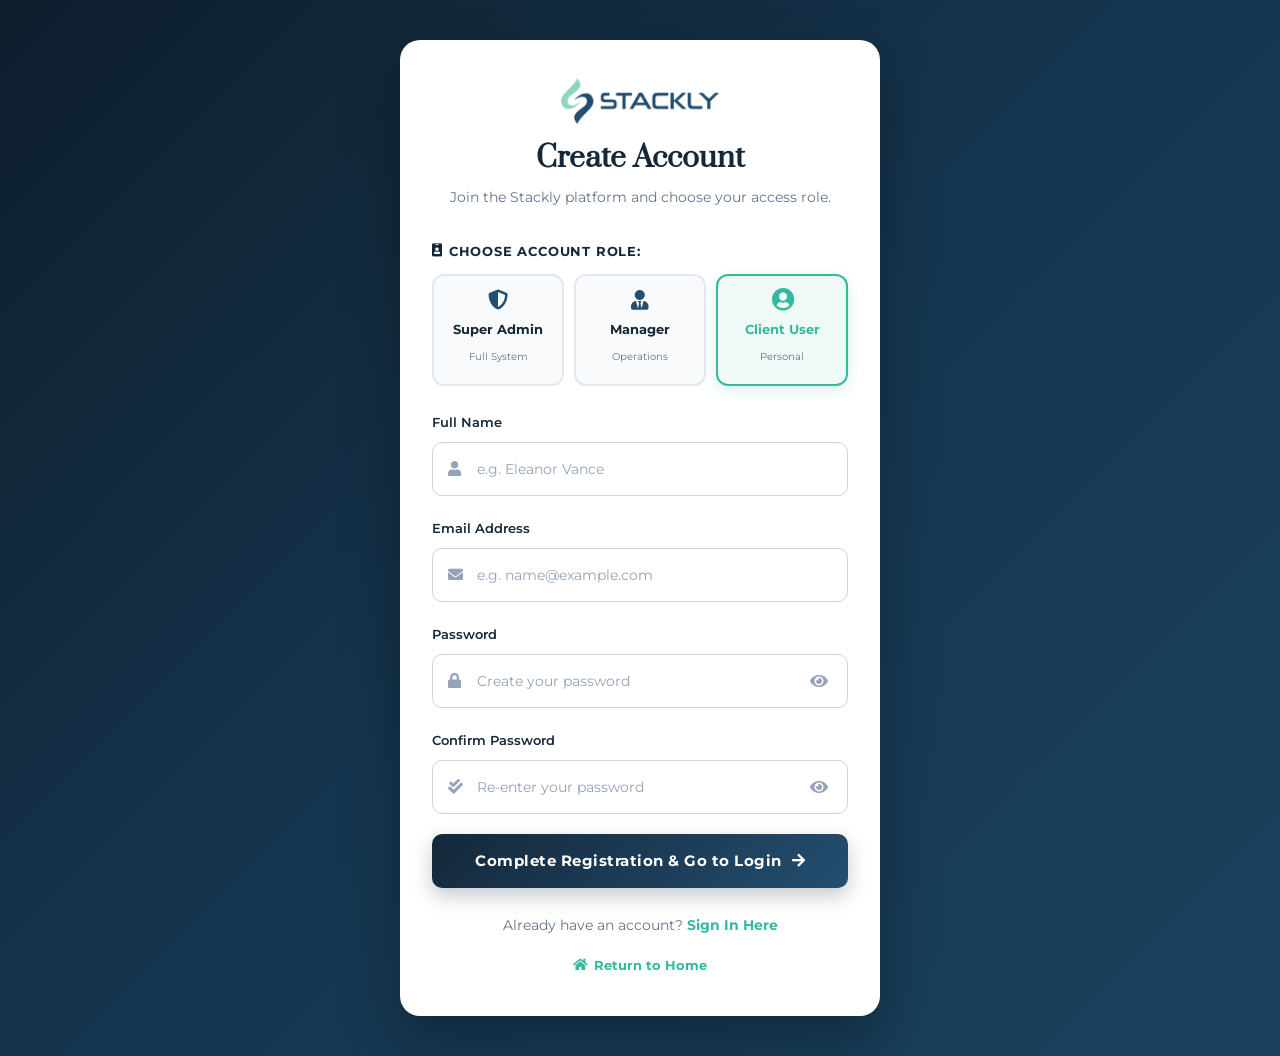
<file: register.html>
<!DOCTYPE html>
<html lang="en">
<head>
    <meta charset="utf-8">
    <meta name="viewport" content="width=device-width, initial-scale=1.0">
    <title>Register || Stackly Portal</title>
    <!-- Favicon removed -->
    <link rel="icon" href="data:,">
<!-- Google Fonts -->
    <link rel="preconnect" href="https://fonts.googleapis.com">
    <link rel="preconnect" href="https://fonts.gstatic.com" crossorigin="">
    <link href="https://fonts.googleapis.com/css2?family=Montserrat:ital,wght@0,100..900;1,100..900&display=swap" rel="stylesheet">
    <link href="https://fonts.googleapis.com/css2?family=Prata&display=swap" rel="stylesheet">
    <!-- Bundled CSS -->
    <link rel="stylesheet" href="css/style.css">
    <!-- Custom Auth & Dashboard CSS -->
    <link rel="stylesheet" href="css/custom-auth-dashboard.css?v=3.2">
</head>

<body class="auth-page-body">

    <div class="auth-card">
        <div class="auth-header">
            <a href="index.html" class="auth-logo">
                <img src="images/logo-stackly.webp" alt="Stackly" style="max-height: 46px; width: auto;">
            </a>
            <h2>Create Account</h2>
            <p>Join the Stackly platform and choose your access role.</p>
        </div>

        <form id="registerForm" novalidate>
            <!-- 3 Roles Selection -->
            <label class="role-selector-title">
                <i class="fas fa-id-badge"></i> Choose Account Role:
            </label>
            <div class="role-selector-grid">
                <!-- Role 1: Admin -->
                <input type="radio" name="portalRole" id="regRoleAdmin" value="admin" class="role-card-radio">
                <label for="regRoleAdmin" class="role-card-label">
                    <i class="fas fa-shield-alt role-icon"></i>
                    <span class="role-name">Super Admin</span>
                    <span class="role-desc">Full System</span>
                </label>

                <!-- Role 2: Manager -->
                <input type="radio" name="portalRole" id="regRoleManager" value="manager" class="role-card-radio">
                <label for="regRoleManager" class="role-card-label">
                    <i class="fas fa-user-tie role-icon"></i>
                    <span class="role-name">Manager</span>
                    <span class="role-desc">Operations</span>
                </label>

                <!-- Role 3: User -->
                <input type="radio" name="portalRole" id="regRoleUser" value="user" class="role-card-radio" checked>
                <label for="regRoleUser" class="role-card-label">
                    <i class="fas fa-user-circle role-icon"></i>
                    <span class="role-name">Client User</span>
                    <span class="role-desc">Personal</span>
                </label>
            </div>

            <!-- Full Name -->
            <div class="auth-form-group">
                <label class="auth-label" for="regName">Full Name</label>
                <div class="auth-input-wrapper">
                    <i class="fas fa-user auth-input-icon"></i>
                    <input type="text" id="regName" class="auth-input" placeholder="e.g. Eleanor Vance" required autocomplete="name" data-type="name">
                </div>
                <div class="auth-error-msg" id="regNameErrorMsg">
                    <i class="fas fa-exclamation-circle"></i> Name can only contain letters and spaces (numbers not allowed).
                </div>
            </div>

            <!-- Email Input -->
            <div class="auth-form-group">
                <label class="auth-label" for="regEmail">Email Address</label>
                <div class="auth-input-wrapper">
                    <i class="fas fa-envelope auth-input-icon"></i>
                    <input type="email" id="regEmail" class="auth-input" placeholder="e.g. name@example.com" required autocomplete="email">
                </div>
                <div class="auth-error-msg" id="regEmailErrorMsg">
                    <i class="fas fa-exclamation-circle"></i> Please enter a valid email address.
                </div>
            </div>

            <!-- Password Input -->
            <div class="auth-form-group">
                <label class="auth-label" for="regPassword">Password</label>
                <div class="auth-input-wrapper">
                    <i class="fas fa-lock auth-input-icon"></i>
                    <input type="password" id="regPassword" class="auth-input" placeholder="Create your password" required autocomplete="new-password">
                    <button type="button" class="auth-password-toggle" id="regPwdToggleBtn" aria-label="Toggle password visibility">
                        <i class="fas fa-eye" id="regPwdToggleIcon"></i>
                    </button>
                </div>
                <div class="auth-error-msg" id="regPasswordErrorMsg">
                    <i class="fas fa-exclamation-circle"></i> Password must contain a combination of alphabets, digits, and symbols (minimum 6 characters).
                </div>
            </div>

            <!-- Confirm Password -->
            <div class="auth-form-group">
                <label class="auth-label" for="regConfirmPassword">Confirm Password</label>
                <div class="auth-input-wrapper">
                    <i class="fas fa-check-double auth-input-icon"></i>
                    <input type="password" id="regConfirmPassword" class="auth-input" placeholder="Re-enter your password" required autocomplete="new-password">
                    <button type="button" class="auth-password-toggle" id="regConfirmPwdToggleBtn" aria-label="Toggle confirm password visibility">
                        <i class="fas fa-eye" id="regConfirmPwdToggleIcon"></i>
                    </button>
                </div>
                <div class="auth-error-msg" id="confirmErrorMsg">
                    <i class="fas fa-exclamation-circle"></i> Passwords do not match.
                </div>
            </div>

            <!-- Submit Button -->
            <button type="submit" class="auth-submit-btn" id="regSubmitBtn">
                <span>Complete Registration & Go to Login</span>
                <i class="fas fa-arrow-right"></i>
            </button>
        </form>

        <div class="auth-footer-links">
            <p>Already have an account? <a href="login.html">Sign In Here</a></p>
            <div>
                <a href="index.html" class="auth-home-link">
                    <i class="fas fa-home"></i> Return to Home
                </a>
            </div>
        </div>
    </div>

    <!-- Auth Scripts -->
    <script src="js/auth.js?v=2.5"></script>
    <script>
        document.addEventListener('DOMContentLoaded', function () {
            const nameInput = document.getElementById('regName');
            const emailInput = document.getElementById('regEmail');
            const passwordInput = document.getElementById('regPassword');
            const confirmInput = document.getElementById('regConfirmPassword');
            const pwdToggleBtn = document.getElementById('regPwdToggleBtn');
            const pwdToggleIcon = document.getElementById('regPwdToggleIcon');
            const confirmPwdToggleBtn = document.getElementById('regConfirmPwdToggleBtn');
            const confirmPwdToggleIcon = document.getElementById('regConfirmPwdToggleIcon');
            const registerForm = document.getElementById('registerForm');

            const nameErrorMsg = document.getElementById('regNameErrorMsg');
            const emailErrorMsg = document.getElementById('regEmailErrorMsg');
            const passwordErrorMsg = document.getElementById('regPasswordErrorMsg');
            const confirmErrorMsg = document.getElementById('confirmErrorMsg');

            // Name Validation feedback (Strictly NO numbers allowed)
            function evaluateName() {
                const rawVal = nameInput.value;
                const trimmed = rawVal.trim();
                const hasNumbers = /[0-9]/.test(rawVal);

                if (hasNumbers) {
                    nameInput.classList.add('is-invalid');
                    nameInput.classList.remove('is-valid');
                    if (nameErrorMsg) {
                        nameErrorMsg.innerHTML = '<i class="fas fa-exclamation-circle"></i> Name cannot contain numbers.';
                        nameErrorMsg.style.display = 'flex';
                    }
                    return false;
                } else if (trimmed.length >= 2) {
                    nameInput.classList.remove('is-invalid');
                    nameInput.classList.add('is-valid');
                    if (nameErrorMsg) nameErrorMsg.style.display = 'none';
                    return true;
                } else if (trimmed.length > 0) {
                    nameInput.classList.remove('is-valid', 'is-invalid');
                    if (nameErrorMsg) nameErrorMsg.style.display = 'none';
                    return false;
                } else {
                    nameInput.classList.remove('is-valid', 'is-invalid');
                    if (nameErrorMsg) nameErrorMsg.style.display = 'none';
                    return false;
                }
            }

            nameInput.addEventListener('input', function () {
                if (/[0-9]/.test(nameInput.value)) {
                    nameInput.value = nameInput.value.replace(/[0-9]/g, '');
                }
                evaluateName();
            });

            // Toggle Password Visibility
            pwdToggleBtn.addEventListener('click', function () {
                const isPassword = passwordInput.type === 'password';
                passwordInput.type = isPassword ? 'text' : 'password';
                pwdToggleIcon.className = isPassword ? 'fas fa-eye-slash' : 'fas fa-eye';
            });

            // Toggle Confirm Password Visibility
            confirmPwdToggleBtn.addEventListener('click', function () {
                const isPassword = confirmInput.type === 'password';
                confirmInput.type = isPassword ? 'text' : 'password';
                confirmPwdToggleIcon.className = isPassword ? 'fas fa-eye-slash' : 'fas fa-eye';
            });

            // Password Validation feedback with combination of alphabets, digits & symbols
            function evaluatePassword(showErrorsOnFail = false) {
                const val = passwordInput.value;
                const validation = window.StacklyAuth ? window.StacklyAuth.validatePassword(val) : {
                    lengthValid: val.length >= 6,
                    hasAlphabet: /[a-zA-Z]/.test(val),
                    hasDigit: /[0-9]/.test(val),
                    hasSymbol: /[^a-zA-Z0-9\s]/.test(val),
                    isValid: (val.length >= 6) && /[a-zA-Z]/.test(val) && /[0-9]/.test(val) && /[^a-zA-Z0-9\s]/.test(val),
                    score: ((val.length >= 6) ? 1 : 0) + (/[a-zA-Z]/.test(val) ? 1 : 0) + (/[0-9]/.test(val) ? 1 : 0) + (/[^a-zA-Z0-9\s]/.test(val) ? 1 : 0)
                };

                const ruleAlphabet = document.getElementById('ruleAlphabet');
                const ruleDigit = document.getElementById('ruleDigit');
                const ruleSymbol = document.getElementById('ruleSymbol');
                const ruleLength = document.getElementById('ruleLength');
                const pwdMeterFill = document.getElementById('pwdMeterFill');
                const pwdStrengthText = document.getElementById('pwdStrengthText');

                function updateRule(el, met) {
                    if (!el) return;
                    const icon = el.querySelector('i');
                    if (met) {
                        el.classList.add('met');
                        el.classList.remove('failed');
                        if (icon) icon.className = 'fas fa-check-circle';
                    } else {
                        el.classList.remove('met');
                        if (showErrorsOnFail && val.length > 0) {
                            el.classList.add('failed');
                        } else {
                            el.classList.remove('failed');
                        }
                        if (icon) icon.className = 'fas fa-circle';
                    }
                }

                updateRule(ruleAlphabet, validation.hasAlphabet);
                updateRule(ruleDigit, validation.hasDigit);
                updateRule(ruleSymbol, validation.hasSymbol);
                updateRule(ruleLength, validation.lengthValid);

                if (val.length === 0) {
                    if (pwdMeterFill) {
                        pwdMeterFill.style.width = '0%';
                        pwdMeterFill.style.backgroundColor = '#cbd5e1';
                    }
                    if (pwdStrengthText) {
                        pwdStrengthText.textContent = 'Empty';
                        pwdStrengthText.style.color = '#64748b';
                    }
                    passwordInput.classList.remove('is-valid', 'is-invalid');
                    passwordErrorMsg.style.display = 'none';
                } else if (validation.isValid) {
                    if (pwdMeterFill) {
                        pwdMeterFill.style.width = '100%';
                        pwdMeterFill.style.backgroundColor = '#36B89E';
                    }
                    if (pwdStrengthText) {
                        pwdStrengthText.textContent = 'Strong & Secure';
                        pwdStrengthText.style.color = '#36B89E';
                    }
                    passwordInput.classList.remove('is-invalid');
                    passwordInput.classList.add('is-valid');
                    passwordErrorMsg.style.display = 'none';
                } else {
                    const score = validation.score || 1;
                    if (pwdMeterFill) {
                        pwdMeterFill.style.width = (score * 25) + '%';
                        pwdMeterFill.style.backgroundColor = score <= 1 ? '#ef4444' : score === 2 ? '#f59e0b' : '#3b82f6';
                    }
                    if (pwdStrengthText) {
                        pwdStrengthText.textContent = score <= 1 ? 'Weak' : score === 2 ? 'Fair' : 'Good (missing rules)';
                        pwdStrengthText.style.color = score <= 1 ? '#ef4444' : score === 2 ? '#f59e0b' : '#3b82f6';
                    }
                    passwordInput.classList.remove('is-valid');
                    if (showErrorsOnFail) {
                        passwordInput.classList.add('is-invalid');
                        passwordErrorMsg.style.display = 'flex';
                    }
                }

                return validation.isValid;
            }

            passwordInput.addEventListener('input', function() {
                evaluatePassword();
                checkConfirmMatch();
            });

            confirmInput.addEventListener('input', checkConfirmMatch);

            function checkConfirmMatch() {
                if (confirmInput.value.length > 0) {
                    if (confirmInput.value === passwordInput.value) {
                        confirmInput.classList.remove('is-invalid');
                        confirmInput.classList.add('is-valid');
                        confirmErrorMsg.style.display = 'none';
                        return true;
                    } else {
                        confirmInput.classList.add('is-invalid');
                        confirmInput.classList.remove('is-valid');
                        confirmErrorMsg.style.display = 'flex';
                        return false;
                    }
                }
                confirmInput.classList.remove('is-invalid', 'is-valid');
                confirmErrorMsg.style.display = 'none';
                return true;
            }

            emailInput.addEventListener('input', function () {
                const val = emailInput.value.trim();
                if (val.length > 0) {
                    if (StacklyAuth.validateEmail(val)) {
                        emailInput.classList.remove('is-invalid');
                        emailInput.classList.add('is-valid');
                        emailErrorMsg.style.display = 'none';
                    } else {
                        emailInput.classList.remove('is-valid');
                    }
                } else {
                    emailInput.classList.remove('is-valid', 'is-invalid');
                    emailErrorMsg.style.display = 'none';
                }
            });

            registerForm.addEventListener('submit', function (e) {
                e.preventDefault();

                const email = emailInput.value.trim();
                const name = nameInput.value.trim();
                const password = passwordInput.value;
                const isNameValid = evaluateName();
                const isEmailValid = StacklyAuth.validateEmail(email);
                const isPasswordValid = evaluatePassword(true);
                const isMatch = password === confirmInput.value;

                let hasError = false;

                if (!isNameValid || name.length < 2) {
                    nameInput.classList.add('is-invalid');
                    nameInput.classList.remove('is-valid');
                    if (nameErrorMsg) {
                        nameErrorMsg.innerHTML = '<i class="fas fa-exclamation-circle"></i> Please enter your name (letters only, min 2 characters).';
                        nameErrorMsg.style.display = 'flex';
                    }
                    hasError = true;
                }

                if (!isEmailValid) {
                    emailInput.classList.add('is-invalid');
                    emailErrorMsg.style.display = 'flex';
                    hasError = true;
                }

                if (!isPasswordValid) {
                    passwordInput.classList.add('is-invalid');
                    passwordErrorMsg.style.display = 'flex';
                    hasError = true;
                }

                if (!isMatch) {
                    confirmInput.classList.add('is-invalid');
                    confirmErrorMsg.style.display = 'flex';
                    hasError = true;
                }

                if (hasError) return;

                const selectedRoleEl = document.querySelector('input[name="portalRole"]:checked');
                const selectedRole = selectedRoleEl ? selectedRoleEl.value : 'user';

                // Save registered credentials into localStorage
                const registeredUsers = JSON.parse(localStorage.getItem('stackly_registered_users') || '[]');
                registeredUsers.push({ email, name, role: selectedRole });
                localStorage.setItem('stackly_registered_users', JSON.stringify(registeredUsers));

                // Show Registration Successful alert
                alert("Registration Successful!");

                // Move to login page with pre-selected role & pre-filled email
                window.location.href = `login.html?registered=true&role=${encodeURIComponent(selectedRole)}&email=${encodeURIComponent(email)}`;
            });
        });
    </script>
</body>
</html>
</file>
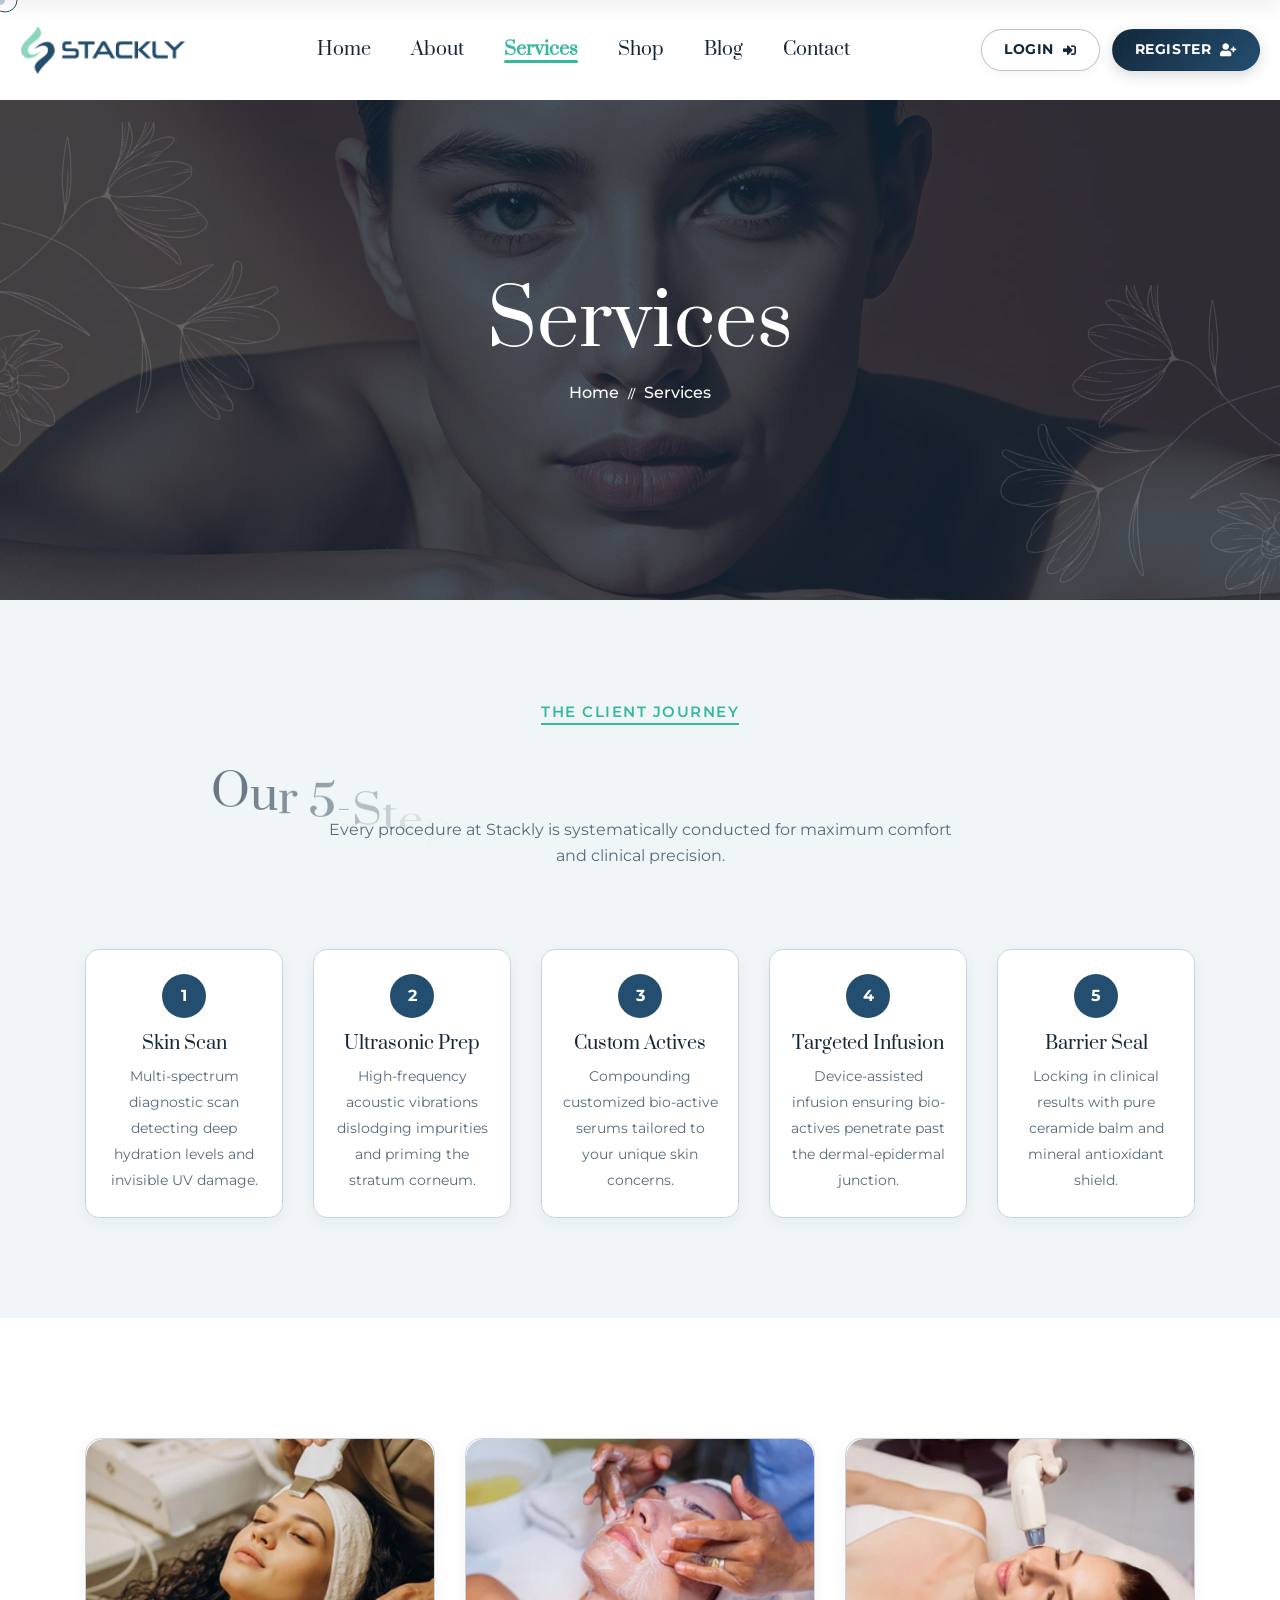
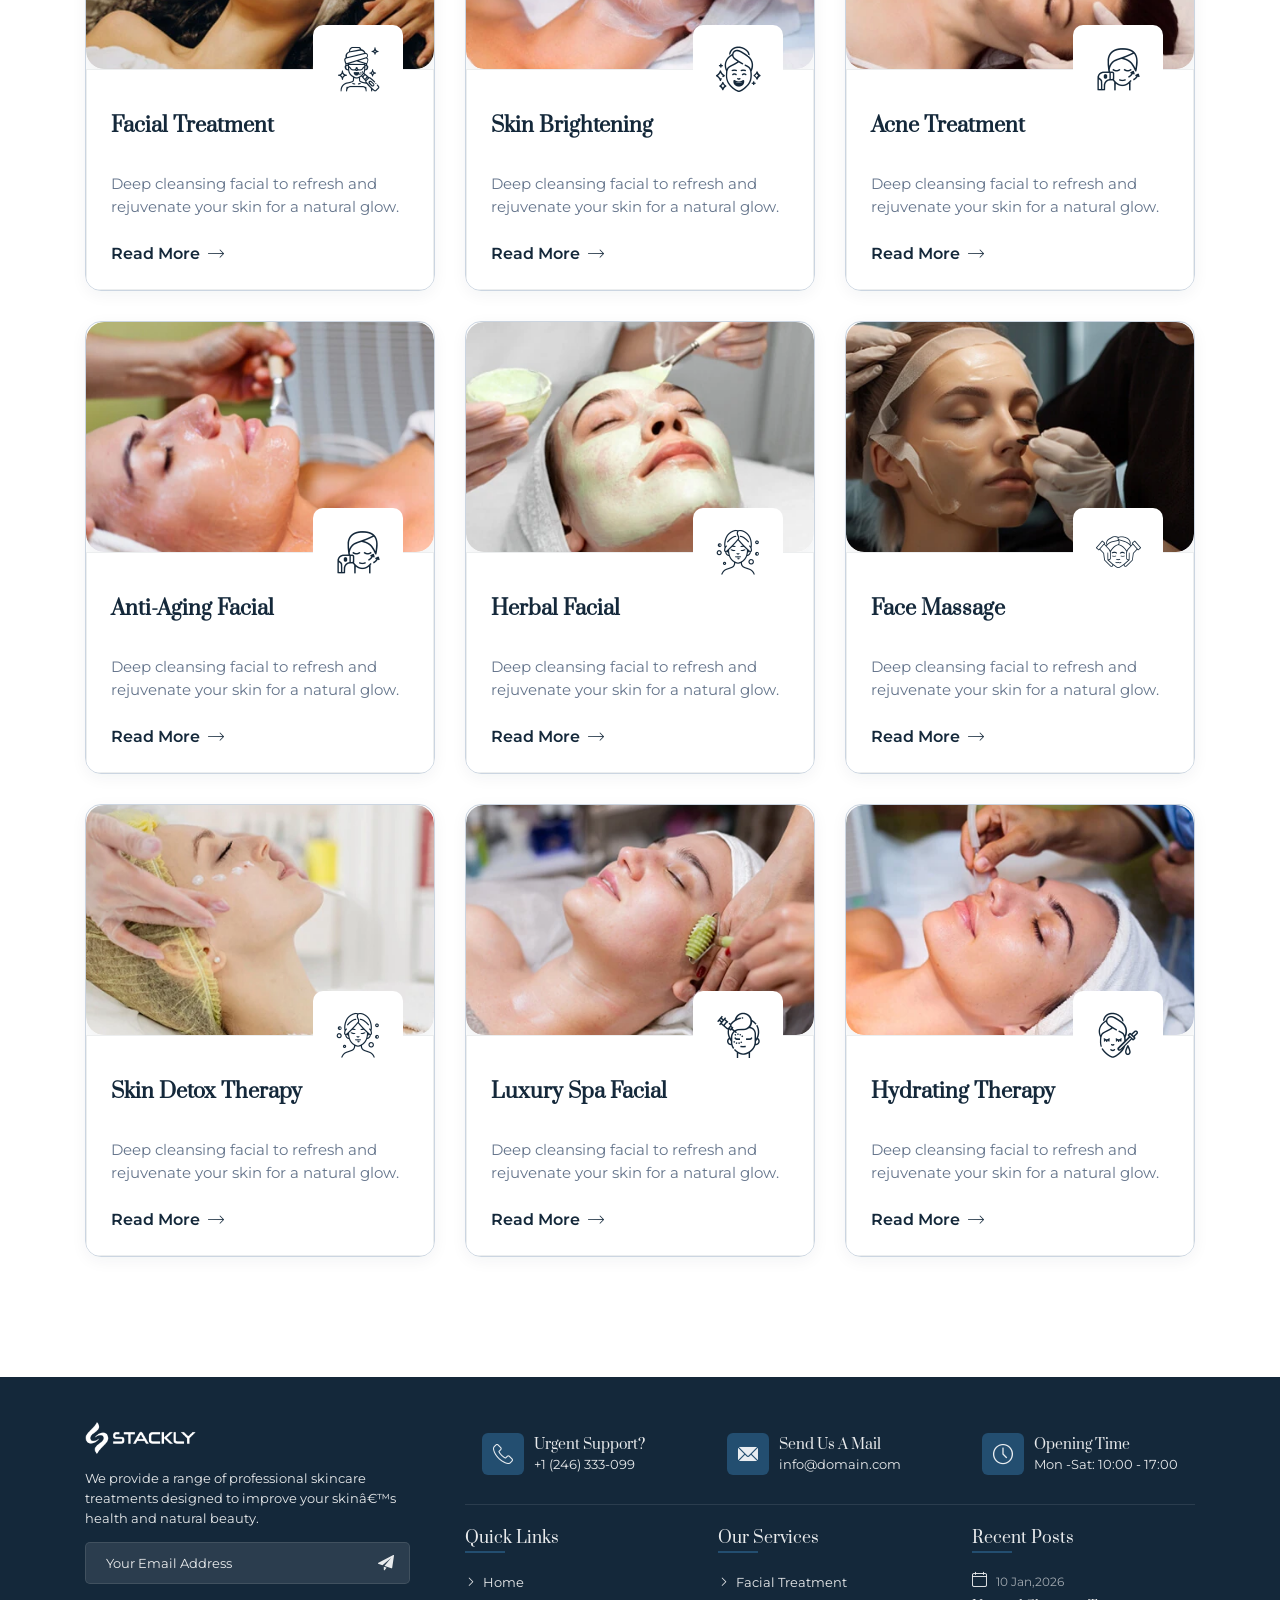
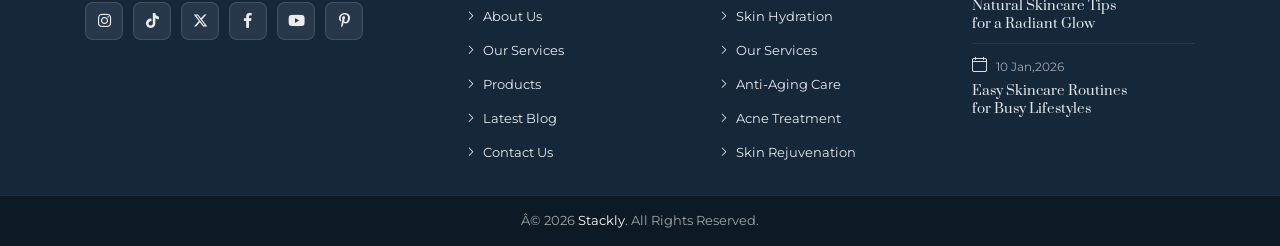
<file: services.html>
<!DOCTYPE html>
<html lang="en">

<head>
    <meta charset="UTF-8" />
    <meta name="viewport" content="width=device-width, initial-scale=1.0" />
    <title> Services || Stackly </title>
    <!-- Favicon removed -->
    <link rel="icon" href="data:,">
<meta name="description" content="Stackly " />

    <!-- fonts -->
    <link rel="preconnect" href="https://fonts.googleapis.com">
    <link rel="preconnect" href="https://fonts.gstatic.com" crossorigin>
    <link href="https://fonts.googleapis.com/css2?family=Montserrat:ital,wght@0,100..900;1,100..900&display=swap"
        rel="stylesheet">
    <link href="https://fonts.googleapis.com/css2?family=Prata&display=swap" rel="stylesheet">
    <!-- All Bundled CSS -->
    <link rel="stylesheet" href="css/style.css">
    <link rel="stylesheet" href="css/custom-auth-dashboard.css?v=3.1">
</head>

<body class="custom-cursor">

    <div class="custom-cursor__cursor"></div>
    <div class="custom-cursor__cursor-two"></div>

    <!--Start Preloader-->
    <div id="preloader">
        <div class="preloader">
            <span></span>
            <span></span>
        </div>
    </div>
    <!--End Preloader-->



    <!-- Start sidebar widget content -->
    <div class="xs-sidebar-group info-group info-sidebar">
        <div class="xs-overlay xs-bg-black"></div>
        <div class="xs-sidebar-widget">
            <div class="sidebar-widget-container">
                <div class="widget-heading">
                    <a href="#" class="close-side-widget">X</a>
                </div>
                <div class="sidebar-textwidget">
                    <div class="sidebar-info-contents">
                        <div class="content-inner">
                            <div class="logo"><a href="index.html"><img src="images/logo-stackly.webp" alt="Stackly" style="max-height: 48px; width: auto;"></a></div>
                            <div class="content-box">
                                <h4>About Us</h4>
                                <div class="inner-text">
                                    <p>Contrary to popular belief, Lorem Ipsum is not simply random text. It has
                                        roots in a piece of classical Latin literature from 45 BC, making it over
                                        2000 years old.
                                    </p>
                                </div>
                            </div>

                            <div class="form-inner">
                                <h4>Get a free quote</h4>
                                <form action="assets/inc/sendemail.php" method="POST" class="contact-form-validated">
                                    <div class="form-group">
                                        <input type="text" name="name" placeholder="Name" required="">
                                    </div>
                                    <div class="form-group">
                                        <input type="email" name="email" placeholder="Email" required="">
                                    </div>
                                    <div class="form-group">
                                        <textarea name="message" placeholder="Message..." required=""></textarea>
                                    </div>
                                    <div class="form-group message-btn">
                                        <button class="thm-btn" data-text="Submit Now +" type="submit"
                                            data-loading-text="Please wait...">Submit Now
                                            <span class="fas fa-arrow-right"></span>
                                        </button>
                                    </div>
                                    <div class="result"></div>
                                </form>
                            </div>

                            <div class="sidebar-contact-info">
                                <h4>Contact Info</h4>
                                <ul class="list-unstyled">
                                    <li>
                                        <span class="icon-maps-and-flags"></span> 88 broklyn street, New York
                                    </li>
                                    <li>
                                        <span class="icon-call"></span>
                                        <a href="tel:123456789">+1 555-9990-153</a>
                                    </li>
                                    <li>
                                        <span class="icon-email"></span>
                                        <a href="mailto:info@example.com">info@example.com</a>
                                    </li>
                                </ul>
                            </div>
                            <div class="thm-social-link1">
                                <ul class="social-box list-unstyled">
                                    <li>
                                        <a href="#"><i class="fab fa-facebook-f" aria-hidden="true"></i></a>
                                    </li>
                                    <li>
                                        <a href="#"><i class="fab fa-twitter" aria-hidden="true"></i></a>
                                    </li>
                                    <li>
                                        <a href="#"><i class="fab fa-pinterest-p" aria-hidden="true"></i></a>
                                    </li>
                                    <li>
                                        <a href="#"><i class="fab fa-instagram" aria-hidden="true"></i></a>
                                    </li>
                                </ul>
                            </div>
                        </div>
                    </div>
                </div>
            </div>
        </div>
    </div>
    <!-- End sidebar widget content -->


    <div class="page-wrapper">
        <header class="main-header">
            <nav class="main-menu">
                <div class="main-menu__wrapper">
                    <div class="main-menu__wrapper-inner">
                        <div class="main-menu__left">
                            <div class="main-menu__logo">
                                <a href="index.html"><img src="images/logo-stackly.webp" alt="Stackly" style="max-height: 48px; width: auto;"></a>
                            </div>
                        </div>
                        <div class="main-menu__main-menu-box">
                            <a href="#" class="mobile-nav__toggler"><i class="fa fa-bars"></i></a>
                            <ul class="main-menu__list">
                                <li>
                                    <a href="index.html">Home</a>
                                </li>
                                <li>
                                    <a href="about.html">About</a>
                                </li>
                                <li class="current">
                                    <a href="services.html">Services</a>
                                </li>
                                <li>
                                    <a href="products.html">Shop</a>
                                </li>
                                <li>
                                    <a href="blog.html">Blog</a>
                                </li>
                                <li>
                                    <a href="contact.html">Contact</a>
                                </li>
                            </ul>
                        </div>
                        <div class="main-menu__right">
                            <div class="main-menu__call">
                                <div class="main-menu__call-icon">
                                    <i class="icon-telephone"></i>
                                </div>
                                <div class="main-menu__call-content">
                                    <p class="main-menu__call-sub-title">Call Anytime</p>
                                    <h5 class="main-menu__call-number"><a href="tel:9288006780">+92 ( 8800 ) - 6780</a></h5>
                                </div>
                            </div>
                            <div class="main-menu__search-cart-box">
                                <div class="main-menu__search-cart-box">
                                    <div class="main-menu__search-box">
                                        <a href="#" class="main-menu__search searcher-toggler-box fal fa-search"></a>
                                    </div>
                                    <div class="main-menu__cart-box">
                                        <a href="cart.html" class="main-menu__cart">
                                            <span class="fal fa-shopping-cart"></span>
                                            <span class="main-menu__cart-count">02</span>
                                        </a>
                                    </div>
                                </div>
                            </div>
                            <div class="main-menu__nav-sidebar-icon">
                                <a class="navSidebar-button" href="#">
                                    <span class="icon-dots-menu-one"></span>
                                    <span class="icon-dots-menu-two"></span>
                                    <span class="icon-dots-menu-three"></span>
                                </a>
                            </div>
                            <div class="main-menu__btn-box auth-nav-box" id="authNavBox">
                                <div class="auth-nav-group guest-nav-actions" id="guestNavActions">
                                    <a class="thm-btn auth-nav-btn auth-nav-btn-login" href="login.html" id="navLoginBtn">
                                        <span>Login</span>
                                        <i class="fas fa-sign-in-alt"></i>
                                    </a>
                                    <a class="thm-btn auth-nav-btn auth-nav-btn-register" href="register.html" id="navRegisterBtn">
                                        <span>Register</span>
                                        <i class="fas fa-user-plus"></i>
                                    </a>
                                </div>
                                <div class="auth-nav-group user-nav-actions" id="userNavActions" style="display: none;">
                                    <a class="thm-btn auth-nav-btn auth-nav-btn-dashboard" href="dashboard.html" id="navDashboardBtn">
                                        <i class="fas fa-th-large"></i>
                                        <span>Dashboard</span>
                                    </a>
                                    <button type="button" class="auth-nav-logout-btn" title="Logout" aria-label="Logout">
                                        <i class="fas fa-sign-out-alt"></i>
                                    </button>
                                </div>
                            </div>
                        </div>
                    </div>
                </div>
            </nav>
        </header>

        <div class="stricky-header stricked-menu main-menu">
            <div class="sticky-header__content"></div><!-- /.sticky-header__content -->
        </div><!-- /.stricky-header -->
<!--Page Header Start-->
<section class="page-header">
<div class="page-header__bg" style="background-image: url(assets/images/backgrounds/page-header-bg.webp);">
</div>
<div class="shape1 float-bob-y"><img alt="" src="assets/images/shapes/page-header-shape1.webp"/></div>
<div class="shape2 float-bob-y"><img alt="" src="assets/images/shapes/page-header-shape2.webp"/></div>
<div class="container">
<div class="page-header__inner">
<h2>Services</h2>
<div class="thm-breadcrumb__inner">
<ul class="thm-breadcrumb">
<li><a href="index.html">Home</a></li>
<li><span>//</span></li>
<li>Services</li>
</ul>
</div>
</div>
</div>
</section>
<!-- 5-Step Treatment Protocol Start -->
<section style="padding: 100px 0; background: var(--pureglow-primary);">
<div class="container">
<div class="section-title text-center sec-title-animation animation-style1">
<div class="section-title__tagline-box">
<p class="section-title__tagline">The Client Journey</p>
<div class="section-title__tagline-shape"></div>
</div>
<h2 class="section-title__title title-animation">Our 5-Step Clinical Treatment Protocol</h2>
<p style="max-width: 650px; margin: 15px auto 0; color: var(--pureglow-gray);">Every procedure at Stackly is systematically conducted for maximum comfort and clinical precision.</p>
</div>
<div class="row gutter-y-30" style="margin-top: 50px;">
<div class="col-xl col-lg-4 col-md-6">
<div class="stackly-step-card">
<div class="stackly-step-number">1</div>
<h4 style="font-size: 18px; color: var(--pureglow-black); font-family: var(--pureglow-font-two);">Skin Scan</h4>
<p style="font-size: 14px; color: var(--pureglow-gray); margin-top: 8px;">Multi-spectrum diagnostic scan detecting deep hydration levels and invisible UV damage.</p>
</div>
</div>
<div class="col-xl col-lg-4 col-md-6">
<div class="stackly-step-card">
<div class="stackly-step-number">2</div>
<h4 style="font-size: 18px; color: var(--pureglow-black); font-family: var(--pureglow-font-two);">Ultrasonic Prep</h4>
<p style="font-size: 14px; color: var(--pureglow-gray); margin-top: 8px;">High-frequency acoustic vibrations dislodging impurities and priming the stratum corneum.</p>
</div>
</div>
<div class="col-xl col-lg-4 col-md-6">
<div class="stackly-step-card">
<div class="stackly-step-number">3</div>
<h4 style="font-size: 18px; color: var(--pureglow-black); font-family: var(--pureglow-font-two);">Custom Actives</h4>
<p style="font-size: 14px; color: var(--pureglow-gray); margin-top: 8px;">Compounding customized bio-active serums tailored to your unique skin concerns.</p>
</div>
</div>
<div class="col-xl col-lg-6 col-md-6">
<div class="stackly-step-card">
<div class="stackly-step-number">4</div>
<h4 style="font-size: 18px; color: var(--pureglow-black); font-family: var(--pureglow-font-two);">Targeted Infusion</h4>
<p style="font-size: 14px; color: var(--pureglow-gray); margin-top: 8px;">Device-assisted infusion ensuring bio-actives penetrate past the dermal-epidermal junction.</p>
</div>
</div>
<div class="col-xl col-lg-6 col-md-6">
<div class="stackly-step-card">
<div class="stackly-step-number">5</div>
<h4 style="font-size: 18px; color: var(--pureglow-black); font-family: var(--pureglow-font-two);">Barrier Seal</h4>
<p style="font-size: 14px; color: var(--pureglow-gray); margin-top: 8px;">Locking in clinical results with pure ceramide balm and mineral antioxidant shield.</p>
</div>
</div>
</div>
</div>
</section>
<!-- 5-Step Treatment Protocol End -->
<!--Page Header End-->
<!--Services One Start -->
<section class="services-one services-one--services">
<div class="container">
<div class="row">
<!--Services One Single Start -->
<div class="col-xl-4 col-lg-6 col-md-6 wow fadeInLeft" data-wow-delay="100ms">
<div class="services-one__single">
<div class="services-one__img">
<img alt="services-one-img" src="assets/images/services/services-1-1.webp"/>
</div>
<div class="services-one__content">
<div class="services-one__icon">
<span class="icon-botox"></span>
</div>
<h3 class="services-one__title"><a href="404.html">Facial Treatment</a>
</h3>
<p class="services-one__text">Deep cleansing facial to refresh and
                                    rejuvenate your skin for a natural glow.</p>
<a class="services-one__btn" href="404.html">Read More <span class="icon-right-arrow"></span>
</a>
</div>
</div>
</div>
<!--Services One Single Start -->
<!--Services One Single Start -->
<div class="col-xl-4 col-lg-6 col-md-6 wow fadeInUp" data-wow-delay="100ms">
<div class="services-one__single">
<div class="services-one__img">
<img alt="services-one-img" src="assets/images/services/services-1-2.webp"/>
</div>
<div class="services-one__content">
<div class="services-one__icon">
<span class="icon-facial-massage"></span>
</div>
<h3 class="services-one__title"><a href="404.html">Skin Brightening</a>
</h3>
<p class="services-one__text">Deep cleansing facial to refresh and
                                    rejuvenate your skin for a natural glow.</p>
<a class="services-one__btn" href="404.html">Read More <span class="icon-right-arrow"></span>
</a>
</div>
</div>
</div>
<!--Services One Single Start -->
<!--Services One Single Start -->
<div class="col-xl-4 col-lg-6 col-md-6 wow fadeInRight" data-wow-delay="100ms">
<div class="services-one__single">
<div class="services-one__img">
<img alt="services-one-img" src="assets/images/services/services-1-3.webp"/>
</div>
<div class="services-one__content">
<div class="services-one__icon">
<span class="icon-facial-treatment"></span>
</div>
<h3 class="services-one__title"><a href="404.html">Acne Treatment</a></h3>
<p class="services-one__text">Deep cleansing facial to refresh and
                                    rejuvenate your skin for a natural glow.</p>
<a class="services-one__btn" href="404.html">Read More <span class="icon-right-arrow"></span>
</a>
</div>
</div>
</div>
<!--Services One Single Start -->
<!--Services One Single Start -->
<div class="col-xl-4 col-lg-6 col-md-6 wow fadeInLeft" data-wow-delay="100ms">
<div class="services-one__single">
<div class="services-one__img">
<img alt="services-one-img" src="assets/images/services/services-1-4.webp"/>
</div>
<div class="services-one__content">
<div class="services-one__icon">
<span class="icon-facial-treatment"></span>
</div>
<h3 class="services-one__title"><a href="404.html">Anti-Aging Facial</a>
</h3>
<p class="services-one__text">Deep cleansing facial to refresh and
                                    rejuvenate your skin for a natural glow.</p>
<a class="services-one__btn" href="404.html">Read More <span class="icon-right-arrow"></span>
</a>
</div>
</div>
</div>
<!--Services One Single Start -->
<!--Services One Single Start -->
<div class="col-xl-4 col-lg-6 col-md-6 wow fadeInUp" data-wow-delay="100ms">
<div class="services-one__single">
<div class="services-one__img">
<img alt="services-one-img" src="assets/images/services/services-1-5.webp"/>
</div>
<div class="services-one__content">
<div class="services-one__icon">
<span class="icon-beauty-treatment"></span>
</div>
<h3 class="services-one__title"><a href="404.html">Herbal Facial</a></h3>
<p class="services-one__text">Deep cleansing facial to refresh and
                                    rejuvenate your skin for a natural glow.</p>
<a class="services-one__btn" href="404.html">Read More <span class="icon-right-arrow"></span>
</a>
</div>
</div>
</div>
<!--Services One Single Start -->
<!--Services One Single Start -->
<div class="col-xl-4 col-lg-6 col-md-6 wow fadeInRight" data-wow-delay="100ms">
<div class="services-one__single">
<div class="services-one__img">
<img alt="services-one-img" src="assets/images/services/services-1-6.webp"/>
</div>
<div class="services-one__content">
<div class="services-one__icon">
<span class="icon-facial-2"></span>
</div>
<h3 class="services-one__title"><a href="404.html">Face Massage</a></h3>
<p class="services-one__text">Deep cleansing facial to refresh and
                                    rejuvenate your skin for a natural glow.</p>
<a class="services-one__btn" href="404.html">Read More <span class="icon-right-arrow"></span>
</a>
</div>
</div>
</div>
<!--Services One Single Start -->
<!--Services One Single Start -->
<div class="col-xl-4 col-lg-6 col-md-6 wow fadeInLeft" data-wow-delay="100ms">
<div class="services-one__single">
<div class="services-one__img">
<img alt="services-one-img" src="assets/images/services/services-1-7.webp"/>
</div>
<div class="services-one__content">
<div class="services-one__icon">
<span class="icon-beauty-treatment"></span>
</div>
<h3 class="services-one__title"><a href="404.html">Skin Detox Therapy</a>
</h3>
<p class="services-one__text">Deep cleansing facial to refresh and
                                    rejuvenate your skin for a natural glow.</p>
<a class="services-one__btn" href="404.html">Read More <span class="icon-right-arrow"></span>
</a>
</div>
</div>
</div>
<!--Services One Single Start -->
<!--Services One Single Start -->
<div class="col-xl-4 col-lg-6 col-md-6 wow fadeInUp" data-wow-delay="100ms">
<div class="services-one__single">
<div class="services-one__img">
<img alt="services-one-img" src="assets/images/services/services-1-8.webp"/>
</div>
<div class="services-one__content">
<div class="services-one__icon">
<span class="icon-botox-1"></span>
</div>
<h3 class="services-one__title"><a href="404.html">Luxury Spa Facial</a>
</h3>
<p class="services-one__text">Deep cleansing facial to refresh and
                                    rejuvenate your skin for a natural glow.</p>
<a class="services-one__btn" href="404.html">Read More <span class="icon-right-arrow"></span>
</a>
</div>
</div>
</div>
<!--Services One Single Start -->
<!--Services One Single Start -->
<div class="col-xl-4 col-lg-6 col-md-6 wow fadeInRight" data-wow-delay="100ms">
<div class="services-one__single">
<div class="services-one__img">
<img alt="services-one-img" src="assets/images/services/services-1-9.webp"/>
</div>
<div class="services-one__content">
<div class="services-one__icon">
<span class="icon-serum"></span>
</div>
<h3 class="services-one__title"><a href="404.html">Hydrating Therapy</a>
</h3>
<p class="services-one__text">Deep cleansing facial to refresh and
                                    rejuvenate your skin for a natural glow.</p>
<a class="services-one__btn" href="404.html">Read More <span class="icon-right-arrow"></span>
</a>
</div>
</div>
</div>
<!--Services One Single Start -->
</div>
</div>
</section>
<!--Services One End -->
<!--Site Footer Start-->
<footer class="site-footer">
            <div class="site-footer__top">
                <div class="container">
                    <div class="site-footer__top-inner">
                        <div class="row">
                            <div class="col-xl-4 wow fadeInUp" data-wow-delay="100ms">
                                <div class="footer-widget__about">
                                    <div class="footer-widget__about-logo"><a href="index.html"><img src="images/logo-stackly.webp" alt="Stackly" style="max-height: 32px; width: auto; filter: brightness(0) invert(1);"></a></div>
                                    <p class="footer-widget__about-text">We provide a range of professional skincare
                                        <br> treatments designed to improve your skinâ€™s <br> health and natural beauty.
                                    </p>
                                    <div class="footer-widget__newsletter-form-box">
                                        <form class="footer-widget__newsletter-form" action="404.html" method="POST" onsubmit="window.location.href='404.html'; return false;" novalidate="novalidate">
                                            <div class="footer-widget__newsletter-form-input-box">
                                                <input type="email" placeholder="Your Email address" name="email">
                                            </div>
                                            <button type="submit" class="footer-widget__newsletter-btn" onclick="window.location.href='404.html'; return false;" aria-label="Send">
                                                <span><i class="icon-paper-plane"></i></span>
                                            </button>
                                            <div class="result"></div>
                                        </form>
                                    </div>
                                    <div class="footer-widget__social">
                                        <a href="404.html" title="Instagram" aria-label="Instagram"><span class="fab fa-instagram"></span></a>
                                        <a href="404.html" title="TikTok" aria-label="TikTok"><svg width="15" height="15" viewBox="0 0 24 24" fill="currentColor"><path d="M12.525.02c1.31-.02 2.61-.01 3.91-.02.08 1.53.63 3.09 1.75 4.17 1.12 1.11 2.7 1.62 4.24 1.79v4.03c-1.44-.05-2.89-.35-4.2-.97-.57-.26-1.1-.59-1.62-.93-.01 2.92.01 5.84-.02 8.75-.08 1.4-.54 2.79-1.35 3.94-1.31 1.92-3.58 3.17-5.91 3.21-1.43.08-2.86-.31-4.08-1.03-2.02-1.19-3.44-3.37-3.65-5.71-.02-.5-.03-1-.01-1.49.18-1.9 1.12-3.72 2.58-4.96 1.66-1.44 3.98-2.13 6.15-1.72.02 1.48-.04 2.96-.04 4.44-.99-.32-2.15-.23-3.02.37-.63.41-1.11 1.04-1.36 1.75-.21.51-.24 1.07-.14 1.61.24 1.64 1.82 3.02 3.5 2.87 1.12-.01 2.19-.66 2.77-1.61.19-.33.4-.67.41-1.06.1-1.79.06-3.57.07-5.36.01-4.03-.01-8.05.02-12.07z"/></svg></a>
                                        <a href="404.html" title="X (Twitter)" aria-label="X"><svg width="15" height="15" viewBox="0 0 24 24" fill="currentColor"><path d="M18.244 2.25h3.308l-7.227 8.26 8.502 11.24H16.17l-5.214-6.817L4.99 21.75H1.68l7.73-8.835L1.254 2.25H8.08l4.713 6.231zm-1.161 17.52h1.833L7.084 4.126H5.117z"/></svg></a>
                                        <a href="404.html" title="Facebook" aria-label="Facebook"><span class="fab fa-facebook-f"></span></a>
                                        <a href="404.html" title="YouTube" aria-label="YouTube"><span class="fab fa-youtube"></span></a>
                                        <a href="404.html" title="Pinterest" aria-label="Pinterest"><span class="fab fa-pinterest-p"></span></a>
                                    </div>
                                </div>
                            </div>

                            <div class="col-xl-8">
                                <div class="site-footer__top-right">
                                    <div class="site-footer__top-right-top">
                                        <div class="site-footer__contact-info">
                                            <ul class="site-footer__contact-info-list">
                                                <li>
                                                    <div class="icon-box">
                                                        <span class="icon-telephone"></span>
                                                    </div>
                                                    <div class="content-box">
                                                        <h3>Urgent Support?</h3>
                                                        <p>+1 (246) 333-099</p>
                                                    </div>
                                                </li>

                                                <li>
                                                    <div class="icon-box">
                                                        <span class="icon-email"></span>
                                                    </div>
                                                    <div class="content-box">
                                                        <h3>Send us a Mail</h3>
                                                        <p>info@domain.com</p>
                                                    </div>
                                                </li>

                                                <li>
                                                    <div class="icon-box">
                                                        <span class="icon-clock"></span>
                                                    </div>
                                                    <div class="content-box">
                                                        <h3>Opening Time</h3>
                                                        <p>Mon -Sat: 10:00 - 17:00</p>
                                                    </div>
                                                </li>
                                            </ul>
                                        </div>
                                    </div>

                                    <div class="row">
                                        <div class="col-xl-4 col-lg-4 col-md-6 wow fadeInUp" data-wow-delay="200ms">
                                            <div class="footer-widget__links">
                                                <h4 class="footer-widget__title">Quick links</h4>
                                                <ul class="footer-widget__links-list list-unstyled">
                                                    <li><span class="icon-chevron"></span><a href="index.html">Home</a>
                                                    </li>
                                                    <li><span class="icon-chevron"></span><a href="about.html">About
                                                            Us</a>
                                                    </li>
                                                    <li><span class="icon-chevron"></span><a href="services.html">Our
                                                            Services</a>
                                                    </li>
                                                    <li><span class="icon-chevron"></span><a
                                                            href="products.html">Products</a>
                                                    </li>
                                                    <li><span class="icon-chevron"></span><a href="blog.html">Latest
                                                            Blog</a></li>
                                                    <li><span class="icon-chevron"></span><a href="contact.html">Contact
                                                            Us</a></li>
                                                </ul>
                                            </div>
                                        </div>

                                        <div class="col-xl-4 col-lg-4 col-md-6 wow fadeInUp" data-wow-delay="200ms">
                                            <div class="footer-widget__links services">
                                                <h4 class="footer-widget__title">Our Services</h4>
                                                <ul class="footer-widget__links-list list-unstyled">
                                                    <li><span class="icon-chevron"></span><a
                                                            href="facial-treatment.html">Facial
                                                            Treatment</a>
                                                    </li>
                                                    <li><span class="icon-chevron"></span><a
                                                            href="facial-treatment.html">Skin
                                                            Hydration </a>
                                                    </li>
                                                    <li><span class="icon-chevron"></span><a href="services.html">Our
                                                            Services</a>
                                                    </li>
                                                    <li><span class="icon-chevron"></span><a
                                                            href="facial-treatment.html">Anti-Aging
                                                            Care</a>
                                                    </li>
                                                    <li><span class="icon-chevron"></span><a
                                                            href="facial-treatment.html">Acne
                                                            Treatment</a></li>
                                                    <li><span class="icon-chevron"></span><a
                                                            href="facial-treatment.html">Skin
                                                            Rejuvenation</a></li>
                                                </ul>
                                            </div>
                                        </div>

                                        <div class="col-xl-4 col-lg-4 col-md-6 wow fadeInUp" data-wow-delay="400ms">
                                            <div class="footer-widget__recent-posts">
                                                <h3 class="footer-widget__title">Recent Posts</h3>
                                                <ul class="footer-widget__recent-posts-list">
                                                    <li>
                                                        <div class="footer-widget__recent-posts-content">
                                                            <p><span class="icon-calendar"></span> 10 Jan,2026</p>
                                                            <h4><a href="404.html">Natural Skincare Tips <br>
                                                                    for a Radiant Glow</a></h4>
                                                        </div>
                                                    </li>
                                                    <li>
                                                        <div class="footer-widget__recent-posts-content">
                                                            <p><span class="icon-calendar"></span> 10 Jan,2026</p>
                                                            <h4><a href="404.html">Easy Skincare Routines <br>
                                                                    for Busy Lifestyles</a></h4>
                                                        </div>
                                                    </li>
                                                </ul>
                                            </div>
                                        </div>
                                    </div>
                                </div>
                            </div>
                        </div>
                    </div>
                </div>
            </div>


            <div class="site-footer__bottom">
                <div class="container">
                    <div class="row">
                        <div class="col-xl-12">
                            <div class="site-footer__bottom-inner">
                                <div class="site-footer__copyright">
                                    <p class="site-footer__copyright-text">Â© 2026 <a href="index.html">Stackly</a>. All
                                        Rights Reserved.</p>
                                </div>
                                
                            </div>
                        </div>
                    </div>
                </div>
            </div>
        </footer>
        <!--Site Footer End-->


    </div><!-- /.page-wrapper -->


    <div class="mobile-nav__wrapper">
        <div class="mobile-nav__overlay mobile-nav__toggler"></div>
        <!-- /.mobile-nav__overlay -->
        <div class="mobile-nav__content">
            <span class="mobile-nav__close mobile-nav__toggler"><i class="fa fa-times"></i></span>

            <div class="logo-box"><a href="index.html" aria-label="logo image"><img src="images/logo-stackly.webp" width="118" alt="Stackly" style="max-height: 32px; width: auto;"></a></div>
            <!-- /.logo-box -->
            <div class="mobile-nav__container"></div>
            <!-- /.mobile-nav__container -->
            <div class="mobile-nav-auth-links"></div>

            <ul class="mobile-nav__contact list-unstyled">
                <li>
                    <i class="fa fa-envelope"></i>
                    <a href="mailto:needhelp@packageName__.com">needhelp@stackly.com</a>
                </li>
                <li>
                    <i class="fas fa-phone"></i>
                    <a href="tel:666-888-0000">666 888 0000</a>
                </li>
            </ul><!-- /.mobile-nav__contact -->



        </div>
        <!-- /.mobile-nav__content -->
    </div>
    <!-- /.mobile-nav__wrapper -->

    <!-- Search Popup -->
    <div class="search-popup">
        <div class="color-layer"></div>
        <button class="close-search"><span class="far fa-times fa-fw"></span></button>
        <form method="post" action="blog.html">
            <div class="form-group">
                <input type="search" name="search-field" value="" placeholder="Search Here" required="">
                <button type="submit"><i class="fas fa-search"></i></button>
            </div>
        </form>
    </div>
    <!-- End Search Popup -->

    <a href="#" data-target="html" class="scroll-to-target scroll-to-top" aria-label="Scroll to top" title="Scroll to top">
        <i class="fas fa-arrow-up"></i>
    </a>
    <!-- All Bundled JS -->
    <script src="js/script.js?v=2.4"></script>
    <script src="js/auth.js?v=2.5"></script>
</body>

</html>
</file>
<file: css/custom-auth-dashboard.css>
/* ==========================================================================
   Stackly Custom Auth, Dashboard & 404 Stylesheet
   ========================================================================== */

:root {
  --auth-navy: #14283A;
  --auth-navy-light: #234E70;
  --auth-teal: #36B89E;
  --auth-teal-hover: #2da18a;
  --auth-coral: #E76F51;
  --auth-bg-soft: #F4F7F9;
  --auth-card-bg: #FFFFFF;
  --auth-border: #E2E8F0;
  --auth-text-dark: #1E293B;
  --auth-text-muted: #64748B;
  --auth-shadow: 0 12px 34px rgba(20, 40, 58, 0.08);
  --auth-shadow-hover: 0 20px 40px rgba(20, 40, 58, 0.14);
}

/* --------------------------------------------------------------------------
   1. Header Auth Buttons (replacing "Get A Quote") - Premium Luxury Styling
   -------------------------------------------------------------------------- */
.main-menu__btn-box.auth-nav-box {
  display: flex !important;
  align-items: center;
  gap: 12px;
}

.auth-nav-group {
  display: inline-flex;
  align-items: center;
  gap: 12px;
}

/* Base Auth Navbar Button */
.thm-btn.auth-nav-btn {
  position: relative !important;
  padding: 9px 22px !important;
  font-size: 13.5px !important;
  font-weight: 700 !important;
  letter-spacing: 0.6px !important;
  border-radius: 50px !important;
  display: inline-flex !important;
  align-items: center !important;
  justify-content: center !important;
  gap: 9px !important;
  transition: all 0.3s cubic-bezier(0.25, 0.8, 0.25, 1) !important;
  text-transform: uppercase;
  height: auto !important;
  min-height: 42px !important;
  overflow: hidden !important;
  line-height: 1 !important;
  vertical-align: middle !important;
  cursor: pointer !important;
  text-decoration: none !important;
  z-index: 2 !important;
}

/* Completely eliminate template's conflicting sliding black block pseudo-elements */
.thm-btn.auth-nav-btn::before,
.thm-btn.auth-nav-btn::after,
.thm-btn.auth-nav-btn:hover::before,
.thm-btn.auth-nav-btn:hover::after {
  display: none !important;
  content: none !important;
  width: 0 !important;
  height: 0 !important;
  opacity: 0 !important;
  visibility: hidden !important;
}

/* Ensure inner span has clean text styling with zero conflicting background shapes */
.thm-btn.auth-nav-btn > span,
.thm-btn.auth-nav-btn:hover > span {
  height: auto !important;
  width: auto !important;
  background: transparent !important;
  background-color: transparent !important;
  border-radius: 0 !important;
  display: inline !important;
  color: inherit !important;
  font-size: 13.5px !important;
  font-weight: 700 !important;
  padding: 0 !important;
  margin: 0 !important;
  line-height: inherit !important;
  box-shadow: none !important;
  transition: color 0.3s ease !important;
}

/* Icons with subtle micro-interactions */
.thm-btn.auth-nav-btn > i,
.thm-btn.auth-nav-btn > span.fas {
  font-size: 13px !important;
  color: inherit !important;
  transition: transform 0.25s ease !important;
  display: inline-block !important;
  line-height: 1 !important;
}

/* --- LOGIN BUTTON --- */
.thm-btn.auth-nav-btn-login {
  background: #ffffff !important;
  color: var(--auth-navy) !important;
  border: 1.5px solid rgba(20, 40, 58, 0.28) !important;
  box-shadow: 0 2px 8px rgba(20, 40, 58, 0.05) !important;
}

.thm-btn.auth-nav-btn-login:hover {
  background: var(--auth-navy) !important;
  color: #ffffff !important;
  border-color: var(--auth-navy) !important;
  transform: translateY(-2px) !important;
  box-shadow: 0 8px 22px rgba(20, 40, 58, 0.22) !important;
}

.thm-btn.auth-nav-btn-login:hover > i {
  transform: translateX(3px);
}

/* --- REGISTER BUTTON --- */
.thm-btn.auth-nav-btn-register {
  background: linear-gradient(135deg, #14283A 0%, #234E70 100%) !important;
  color: #ffffff !important;
  border: 1.5px solid transparent !important;
  box-shadow: 0 4px 14px rgba(20, 40, 58, 0.18) !important;
}

.thm-btn.auth-nav-btn-register:hover {
  background: linear-gradient(135deg, #36B89E 0%, #2da18a 100%) !important;
  border-color: transparent !important;
  color: #ffffff !important;
  transform: translateY(-2px) !important;
  box-shadow: 0 8px 24px rgba(54, 184, 158, 0.42) !important;
}

.thm-btn.auth-nav-btn-register:hover > i {
  transform: scale(1.12);
}

/* --- DASHBOARD BUTTON --- */
.thm-btn.auth-nav-btn-dashboard {
  background: linear-gradient(135deg, #234E70 0%, #36B89E 100%) !important;
  color: #ffffff !important;
  border: 1.5px solid transparent !important;
  box-shadow: 0 4px 15px rgba(54, 184, 158, 0.32) !important;
}

.thm-btn.auth-nav-btn-dashboard:hover {
  background: linear-gradient(135deg, #14283A 0%, #234E70 100%) !important;
  transform: translateY(-2px) !important;
  box-shadow: 0 8px 24px rgba(35, 78, 112, 0.45) !important;
}

.thm-btn.auth-nav-btn-dashboard:hover > i {
  transform: scale(1.1);
}

/* --- LOGOUT BUTTON --- */
.auth-nav-logout-btn {
  width: 40px;
  height: 40px;
  border-radius: 50%;
  background: #ffffff;
  color: var(--auth-text-muted);
  border: 1.5px solid var(--auth-border);
  display: inline-flex;
  align-items: center;
  justify-content: center;
  cursor: pointer;
  transition: all 0.25s ease;
  font-size: 14px;
  box-shadow: 0 2px 6px rgba(0, 0, 0, 0.04);
}

.auth-nav-logout-btn:hover {
  background: #fee2e2;
  color: #ef4444;
  border-color: #fca5a5;
  transform: scale(1.08);
  box-shadow: 0 4px 12px rgba(239, 68, 68, 0.2);
}

/* --- FIX CUSTOM CURSOR HOVER AESTHETICS --- */
/* Replace the murky opaque blob with a refined, delicate ring so text is never obscured */
.custom-cursor__cursor.custom-cursor__hover {
  background-color: transparent !important;
  border: 1.5px solid var(--auth-teal) !important;
  opacity: 0.8 !important;
  transform: scale(1.3) !important;
}

.custom-cursor__cursor-two.custom-cursor__innerhover {
  opacity: 0 !important;
}

/* When cursor touches navbar auth buttons, keep pointer clean and unobstructed */
.auth-nav-box:hover ~ .custom-cursor__cursor,
.auth-nav-box:hover ~ .custom-cursor__cursor-two {
  opacity: 0.3 !important;
}

/* Mobile nav additions */
.mobile-nav-auth-links {
  margin: 20px 0;
  padding: 15px 0;
  border-top: 1px solid rgba(255, 255, 255, 0.15);
  border-bottom: 1px solid rgba(255, 255, 255, 0.15);
  display: flex;
  flex-direction: column;
  gap: 12px;
}

.mobile-nav-auth-links a {
  display: flex;
  align-items: center;
  justify-content: center;
  gap: 10px;
  padding: 12px 20px;
  border-radius: 8px;
  font-weight: 600;
  text-decoration: none;
}

.mobile-nav-auth-login {
  background: rgba(255, 255, 255, 0.12);
  color: #ffffff !important;
  border: 1px solid rgba(255, 255, 255, 0.3);
}

.mobile-nav-auth-register {
  background: var(--auth-teal);
  color: #ffffff !important;
}

.mobile-nav-auth-dashboard {
  background: linear-gradient(135deg, var(--auth-navy-light), var(--auth-teal));
  color: #ffffff !important;
}

/* --------------------------------------------------------------------------
   2. Auth Container & Cards (Login & Register Pages)
   -------------------------------------------------------------------------- */
html {
  overflow-x: hidden;
}

body.auth-page-body {
  min-height: 100vh;
  min-height: 100dvh;
  width: 100% !important;
  max-width: 100vw !important;
  background: linear-gradient(135deg, #0e1e2d 0%, #16364f 50%, #1a425f 100%) !important;
  display: flex !important;
  align-items: center !important;
  justify-content: center !important;
  padding: 40px 16px !important;
  font-family: var(--pureglow-font, "Montserrat", sans-serif);
  position: relative;
  overflow-x: hidden !important;
  box-sizing: border-box !important;
  margin: 0 !important;
}

.auth-page-body::before,
.auth-page-body::after {
  display: none !important;
  content: none !important;
}

.auth-card {
  background: #ffffff;
  border-radius: 20px;
  box-shadow: 0 25px 60px rgba(0, 0, 0, 0.3);
  width: 100% !important;
  max-width: 480px !important;
  margin: 0 auto !important;
  padding: 38px 32px;
  position: relative;
  z-index: 2;
  box-sizing: border-box !important;
  transition: transform 0.3s ease;
}

.auth-header {
  text-align: center;
  margin-bottom: 28px;
}

.auth-header .auth-logo {
  display: inline-block;
  margin-bottom: 18px;
}

.auth-header .auth-logo img {
  max-height: 48px;
  width: auto;
}

.auth-header h2 {
  font-family: var(--pureglow-font-two, "Prata", serif);
  color: var(--auth-navy);
  font-size: 28px;
  margin-bottom: 8px;
  font-weight: 700;
}

.auth-header p {
  color: var(--auth-text-muted);
  font-size: 14px;
  margin: 0;
}

/* Role Selector Cards */
.role-selector-title {
  font-size: 13px;
  text-transform: uppercase;
  letter-spacing: 0.8px;
  font-weight: 700;
  color: var(--auth-navy);
  margin-bottom: 10px;
  display: flex;
  align-items: center;
  gap: 6px;
}

.role-selector-grid {
  display: grid;
  grid-template-columns: repeat(3, 1fr);
  gap: 10px;
  margin-bottom: 24px;
}

.role-card-radio {
  display: none;
}

.role-card-label {
  display: flex;
  flex-direction: column;
  align-items: center;
  justify-content: center;
  padding: 14px 8px;
  border: 2px solid #e2e8f0;
  border-radius: 12px;
  cursor: pointer;
  transition: all 0.25s ease;
  background: #f8fafc;
  text-align: center;
}

.role-card-label .role-icon {
  font-size: 20px;
  margin-bottom: 6px;
  color: var(--auth-navy-light);
  transition: transform 0.2s ease;
}

.role-card-label .role-name {
  font-size: 13px;
  font-weight: 700;
  color: var(--auth-navy);
}

.role-card-label .role-desc {
  font-size: 10px;
  color: var(--auth-text-muted);
  margin-top: 2px;
}

.role-card-radio:checked + .role-card-label {
  border-color: var(--auth-teal);
  background: rgba(54, 184, 158, 0.08);
  box-shadow: 0 4px 14px rgba(54, 184, 158, 0.2);
}

.role-card-radio:checked + .role-card-label .role-icon {
  color: var(--auth-teal);
  transform: scale(1.15);
}

.role-card-radio:checked + .role-card-label .role-name {
  color: var(--auth-teal);
}

/* Form Groups & Inputs */
.auth-form-group {
  margin-bottom: 20px;
  position: relative;
}

.auth-label {
  display: block;
  font-size: 13px;
  font-weight: 600;
  color: var(--auth-navy);
  margin-bottom: 8px;
}

.auth-label-row {
  display: flex;
  justify-content: space-between;
  align-items: center;
  margin-bottom: 8px;
}

.auth-label-row .auth-label {
  margin-bottom: 0 !important;
}

.auth-hint-text {
  font-size: 11.5px;
  color: #64748b;
  font-weight: 500;
}

.auth-input-wrapper {
  position: relative;
  display: flex;
  align-items: center;
  width: 100%;
}

.auth-input-icon {
  position: absolute;
  left: 16px;
  color: #94a3b8;
  font-size: 15px;
  pointer-events: none;
  transition: color 0.2s ease;
  z-index: 2;
}

.auth-input {
  width: 100%;
  padding: 13px 48px 13px 44px !important;
  border: 1.5px solid #cbd5e1;
  border-radius: 10px;
  font-size: 14px;
  color: var(--auth-text-dark);
  background: #ffffff;
  outline: none;
  transition: all 0.25s ease;
  box-sizing: border-box !important;
}

.auth-input::placeholder {
  color: #94a3b8;
  text-overflow: ellipsis;
}

.auth-input:focus {
  border-color: var(--auth-navy-light);
  box-shadow: 0 0 0 4px rgba(35, 78, 112, 0.12);
}

.auth-input.is-invalid {
  border-color: #ef4444 !important;
  background-color: #fffbfb;
}

.auth-input.is-valid {
  border-color: #10b981 !important;
}

.auth-password-toggle {
  position: absolute;
  right: 12px;
  top: 50%;
  transform: translateY(-50%);
  background: none;
  border: none;
  color: #94a3b8;
  cursor: pointer;
  padding: 8px;
  font-size: 16px;
  line-height: 1;
  display: inline-flex;
  align-items: center;
  justify-content: center;
  border-radius: 6px;
  z-index: 5;
  transition: color 0.2s ease, background-color 0.2s ease;
}

.auth-password-toggle:hover {
  color: var(--auth-navy);
  background-color: rgba(20, 40, 58, 0.06);
}

.auth-password-toggle:focus {
  outline: none;
  color: var(--auth-navy);
}

.auth-error-msg {
  font-size: 12px;
  color: #ef4444;
  margin-top: 6px;
  display: none;
  align-items: center;
  gap: 4px;
}

/* Password Combination Requirements & Live Strength Indicator */
.pwd-strength-container {
  margin-top: 10px;
  background: #f8fafc;
  border: 1px solid #e2e8f0;
  border-radius: 10px;
  padding: 12px 14px;
  transition: all 0.3s ease;
}

.pwd-meter-bar-wrapper {
  margin-bottom: 10px;
}

.pwd-meter-track {
  height: 5px;
  width: 100%;
  background: #e2e8f0;
  border-radius: 999px;
  overflow: hidden;
  position: relative;
}

.pwd-meter-fill {
  height: 100%;
  width: 0%;
  border-radius: 999px;
  transition: width 0.3s cubic-bezier(0.16, 1, 0.3, 1), background-color 0.3s ease;
  background-color: #cbd5e1;
}

.pwd-meter-label {
  display: flex;
  justify-content: space-between;
  align-items: center;
  font-size: 11.5px;
  font-weight: 600;
  color: #64748b;
  margin-top: 6px;
}

.pwd-meter-label .strength-text {
  font-weight: 700;
  text-transform: uppercase;
  letter-spacing: 0.4px;
  font-size: 11px;
}

.pwd-rules-list {
  display: grid;
  grid-template-columns: 1fr 1fr;
  gap: 6px 10px;
  margin: 0;
  padding: 0;
  list-style: none;
}

@media (max-width: 480px) {
  .pwd-rules-list {
    grid-template-columns: 1fr;
  }
}

.pwd-rule-item {
  display: flex;
  align-items: center;
  gap: 7px;
  font-size: 11.5px;
  color: #64748b;
  font-weight: 500;
  transition: all 0.25s ease;
}

.pwd-rule-item i {
  font-size: 10px;
  color: #cbd5e1;
  transition: all 0.25s ease;
  flex-shrink: 0;
}

.pwd-rule-item.met {
  color: #0f766e;
  font-weight: 600;
}

.pwd-rule-item.met i {
  color: #10b981;
  font-size: 12px;
  transform: scale(1.1);
}

.pwd-rule-item.failed {
  color: #ef4444;
  font-weight: 600;
}

.pwd-rule-item.failed i {
  color: #ef4444;
}

/* Input Character Restrictions (No Numbers in Name, No Alphabets in Phone/Number) */
.input-restriction-invalid {
  border-color: #ef4444 !important;
  box-shadow: 0 0 0 3px rgba(239, 68, 68, 0.18) !important;
  animation: shakeInputShort 0.28s ease !important;
}

@keyframes shakeInputShort {
  0%, 100% { transform: translateX(0); }
  25% { transform: translateX(-4px); }
  75% { transform: translateX(4px); }
}

.input-restriction-toast {
  position: absolute;
  top: calc(100% + 4px);
  left: 0;
  font-size: 11px;
  font-weight: 600;
  color: #b91c1c;
  background: #fef2f2;
  border: 1px solid #fecaca;
  padding: 4px 10px;
  border-radius: 6px;
  display: flex;
  align-items: center;
  gap: 5px;
  box-shadow: 0 4px 12px rgba(0, 0, 0, 0.08);
  z-index: 1000;
  pointer-events: none;
  animation: toastFadeIn 0.2s ease-out;
}

@keyframes toastFadeIn {
  from { opacity: 0; transform: translateY(-3px); }
  to { opacity: 1; transform: translateY(0); }
}

/* Password Validation Rule Checklist Chips */
.pwd-rules-box {
  background: #f8fafc;
  border: 1px solid #e2e8f0;
  border-radius: 10px;
  padding: 12px 14px;
  margin-top: 10px;
}

.pwd-rules-title {
  font-size: 11px;
  font-weight: 700;
  text-transform: uppercase;
  color: var(--auth-text-muted);
  letter-spacing: 0.5px;
  margin-bottom: 8px;
}

.pwd-rules-list {
  display: grid;
  grid-template-columns: 1fr 1fr;
  gap: 6px 12px;
  list-style: none;
  padding: 0;
  margin: 0;
}

.pwd-rule-item {
  font-size: 12px;
  color: #64748b;
  display: flex;
  align-items: center;
  gap: 6px;
  transition: color 0.2s ease;
}

.pwd-rule-item i {
  font-size: 12px;
  color: #cbd5e1;
  transition: all 0.2s ease;
}

.pwd-rule-item.valid {
  color: #059669;
  font-weight: 600;
}

.pwd-rule-item.valid i {
  color: #10b981;
  transform: scale(1.1);
}

.pwd-rule-item.valid i:before {
  content: "\f058"; /* fa-check-circle */
}

/* Auth Submit Button */
.auth-submit-btn {
  width: 100%;
  padding: 14px;
  background: linear-gradient(135deg, var(--auth-navy) 0%, var(--auth-navy-light) 100%);
  color: #ffffff;
  border: none;
  border-radius: 10px;
  font-size: 15px;
  font-weight: 700;
  letter-spacing: 0.5px;
  cursor: pointer;
  display: flex;
  align-items: center;
  justify-content: center;
  gap: 10px;
  box-shadow: 0 8px 20px rgba(20, 40, 58, 0.25);
  transition: all 0.3s ease;
  margin-top: 15px;
}

.auth-submit-btn:hover {
  background: linear-gradient(135deg, var(--auth-navy-light) 0%, var(--auth-teal) 100%);
  transform: translateY(-2px);
  box-shadow: 0 12px 25px rgba(54, 184, 158, 0.35);
}

.auth-footer-links {
  text-align: center;
  margin-top: 24px;
  font-size: 13.5px;
  color: var(--auth-text-muted);
}

.auth-footer-links a {
  color: var(--auth-teal);
  font-weight: 700;
  text-decoration: none;
  transition: color 0.2s ease;
}

.auth-footer-links a:hover {
  color: var(--auth-navy);
  text-decoration: underline;
}

.auth-home-link {
  display: inline-flex;
  align-items: center;
  gap: 6px;
  margin-top: 14px;
  color: var(--auth-text-muted);
  font-size: 13px;
  text-decoration: none;
}

.auth-home-link:hover {
  color: var(--auth-navy);
}

/* --------------------------------------------------------------------------
   3. Multi-Role Dashboard Styles (Admin, Manager, User)
   -------------------------------------------------------------------------- */
.dashboard-wrapper {
  display: flex;
  min-height: 100vh;
  width: 100%;
  max-width: 100%;
  overflow-x: hidden;
  background: #f8fafc;
  font-family: var(--pureglow-font, "Montserrat", sans-serif);
  color: var(--auth-text-dark);
  position: relative;
}

/* Sidebar */
.dash-sidebar {
  width: 270px;
  background: var(--auth-navy);
  color: #ffffff;
  display: flex;
  flex-direction: column;
  position: fixed;
  top: 0;
  bottom: 0;
  left: 0;
  z-index: 1000;
  box-shadow: 4px 0 20px rgba(0, 0, 0, 0.15);
  transition: transform 0.3s cubic-bezier(0.4, 0, 0.2, 1);
  overflow: hidden;
}

.dash-sidebar-header {
  padding: 16px 20px;
  display: flex;
  align-items: center;
  justify-content: space-between;
  border-bottom: 1px solid rgba(255, 255, 255, 0.08);
}

.dash-sidebar-logo {
  display: flex;
  align-items: center;
  gap: 10px;
  text-decoration: none;
  color: #ffffff;
  cursor: pointer;
  transition: transform 0.2s ease, opacity 0.2s ease;
}

.dash-sidebar-logo:hover {
  opacity: 0.92;
  transform: scale(1.02);
}

.dash-sidebar-logo:active {
  transform: scale(0.98);
}

.dash-sidebar-logo img {
  max-height: 36px;
  width: auto;
}

.dash-sidebar-close {
  display: none;
  background: none;
  border: none;
  color: #ffffff;
  font-size: 18px;
  cursor: pointer;
}

/* Active Role Badge in Sidebar */
.dash-role-badge-box {
  padding: 10px 20px 8px;
}

.dash-role-pill {
  display: inline-flex;
  align-items: center;
  gap: 7px;
  padding: 5px 12px;
  border-radius: 20px;
  font-size: 11.5px;
  font-weight: 700;
  text-transform: uppercase;
  letter-spacing: 0.5px;
}

.role-pill-admin {
  background: rgba(239, 68, 68, 0.2);
  color: #fca5a5;
  border: 1px solid rgba(239, 68, 68, 0.4);
}

.role-pill-manager {
  background: rgba(245, 158, 11, 0.2);
  color: #fcd34d;
  border: 1px solid rgba(245, 158, 11, 0.4);
}

.role-pill-user {
  background: rgba(54, 184, 158, 0.2);
  color: #6ee7b7;
  border: 1px solid rgba(54, 184, 158, 0.4);
}

/* 10 Sidebar Items List - Perfectly Proportioned & No Scroller */
.dash-sidebar-menu {
  list-style: none;
  padding: 6px 12px;
  margin: 0;
  overflow: hidden;
  scrollbar-width: none;
  -ms-overflow-style: none;
  flex: 1;
  display: flex;
  flex-direction: column;
  justify-content: flex-start;
}

.dash-sidebar-menu::-webkit-scrollbar {
  display: none;
  width: 0;
  height: 0;
}

.dash-sidebar-item {
  margin-bottom: 3px;
}

.dash-sidebar-link {
  display: flex;
  align-items: center;
  justify-content: space-between;
  padding: 8.5px 14px;
  color: #94a3b8;
  text-decoration: none;
  border-radius: 8px;
  font-size: 13px;
  font-weight: 500;
  line-height: 1.35;
  transition: all 0.2s ease;
  cursor: pointer;
  border: none;
  background: transparent;
  width: 100%;
  font-family: inherit;
  outline: none;
  text-align: left;
}

.dash-sidebar-link-content {
  display: flex;
  align-items: center;
  gap: 10px;
}

.dash-sidebar-link-content i {
  font-size: 14px;
  width: 20px;
  text-align: center;
  transition: color 0.2s ease, transform 0.2s ease;
}

.dash-sidebar-link {
  display: flex;
  align-items: center;
  justify-content: space-between;
  padding: 8.5px 14px;
  color: #94a3b8;
  text-decoration: none;
  border-radius: 8px;
  font-size: 13px;
  font-weight: 500;
  line-height: 1.35;
  transition: all 0.2s cubic-bezier(0.4, 0, 0.2, 1);
  cursor: pointer;
  border: none;
  background: transparent;
  width: 100%;
  font-family: inherit;
  outline: none;
  text-align: left;
}

.dash-sidebar-link:hover {
  color: #ffffff;
  background: rgba(255, 255, 255, 0.1);
  transform: translateX(3px);
}

.dash-sidebar-link:hover .dash-sidebar-link-content i {
  color: var(--auth-teal);
  transform: scale(1.15);
}

.dash-sidebar-item.active .dash-sidebar-link {
  background: linear-gradient(90deg, rgba(54, 184, 158, 0.25) 0%, rgba(54, 184, 158, 0.08) 100%);
  color: var(--auth-teal);
  font-weight: 700;
  border-left: 3px solid var(--auth-teal);
  transform: none;
}

.dash-sidebar-item.active .dash-sidebar-link .dash-sidebar-link-content i {
  color: var(--auth-teal);
}

.dash-item-badge {
  font-size: 10px;
  padding: 2px 7px;
  border-radius: 10px;
  background: rgba(255, 255, 255, 0.15);
  color: #e2e8f0;
}

.dash-sidebar-footer {
  padding: 14px 20px;
  border-top: 1px solid rgba(255, 255, 255, 0.08);
  display: flex;
  align-items: center;
  justify-content: space-between;
}

.dash-user-profile {
  display: flex;
  align-items: center;
  gap: 10px;
  overflow: hidden;
}

.dash-user-avatar {
  width: 36px;
  height: 36px;
  border-radius: 50%;
  background: var(--auth-teal);
  color: #ffffff;
  display: flex;
  align-items: center;
  justify-content: center;
  font-weight: 700;
  font-size: 14px;
  flex-shrink: 0;
}

.dash-user-info {
  display: flex;
  flex-direction: column;
  overflow: hidden;
}

.dash-user-name {
  font-size: 13px;
  font-weight: 700;
  color: #ffffff;
  white-space: nowrap;
  overflow: hidden;
  text-overflow: ellipsis;
}

.dash-user-email {
  font-size: 11px;
  color: #94a3b8;
  white-space: nowrap;
  overflow: hidden;
  text-overflow: ellipsis;
}

.dash-logout-btn {
  background: none;
  border: none;
  color: #94a3b8;
  font-size: 16px;
  cursor: pointer;
  padding: 6px;
  border-radius: 6px;
  transition: all 0.2s ease;
}

.dash-logout-btn:hover {
  color: #ef4444;
  background: rgba(239, 68, 68, 0.15);
}

/* Main Dashboard Content Area */
.dash-main {
  margin-left: 270px;
  flex: 1;
  min-width: 0;
  width: calc(100% - 270px);
  max-width: 100%;
  display: flex;
  flex-direction: column;
  min-height: 100vh;
  transition: margin-left 0.3s cubic-bezier(0.4, 0, 0.2, 1);
}

/* Topbar */
.dash-topbar {
  background: #ffffff;
  height: 72px;
  padding: 0 28px;
  display: flex;
  align-items: center;
  justify-content: space-between;
  border-bottom: 1px solid var(--auth-border);
  position: sticky;
  top: 0;
  z-index: 100;
  box-shadow: 0 2px 10px rgba(0, 0, 0, 0.03);
}

.dash-topbar-left {
  display: flex;
  align-items: center;
  gap: 16px;
}

.dash-mobile-toggler {
  display: none;
  background: #f1f5f9;
  border: 1px solid var(--auth-border);
  border-radius: 8px;
  padding: 8px 12px;
  font-size: 18px;
  color: var(--auth-navy);
  cursor: pointer;
}

.dash-greeting h3 {
  font-size: 18px;
  font-weight: 700;
  color: var(--auth-navy);
  margin: 0;
}

.dash-greeting p {
  font-size: 12.5px;
  color: var(--auth-text-muted);
  margin: 0;
}

.dash-topbar-right {
  display: flex;
  align-items: center;
  gap: 12px;
}

/* Role Switcher in Topbar */
.dash-role-switcher {
  display: flex;
  align-items: center;
  background: #f1f5f9;
  border-radius: 10px;
  padding: 4px;
  gap: 4px;
}

.dash-role-tab-btn {
  padding: 6px 12px;
  font-size: 12px;
  font-weight: 700;
  border: none;
  background: none;
  color: var(--auth-text-muted);
  border-radius: 7px;
  cursor: pointer;
  transition: all 0.2s ease;
  display: flex;
  align-items: center;
  gap: 6px;
}

.dash-role-tab-btn.active {
  background: #ffffff;
  color: var(--auth-navy);
  box-shadow: 0 2px 6px rgba(0, 0, 0, 0.08);
}

.dash-home-btn {
  display: inline-flex;
  align-items: center;
  gap: 6px;
  padding: 8px 16px;
  border-radius: 8px;
  font-size: 13px;
  font-weight: 600;
  background: #f1f5f9;
  color: var(--auth-navy);
  text-decoration: none;
  transition: all 0.2s ease;
  border: 1px solid var(--auth-border);
}

.dash-home-btn:hover {
  background: var(--auth-navy);
  color: #ffffff;
}

/* Dashboard Body Container */
.dash-content {
  padding: 28px;
  flex: 1;
}

/* KPI Stat Cards Grid - Always strictly in a SINGLE LINE (4 cards per row) */
.dash-stats-grid {
  display: grid !important;
  grid-template-columns: repeat(4, minmax(0, 1fr)) !important;
  gap: 16px !important;
  margin-bottom: 24px !important;
}

.dash-stat-card {
  background: #ffffff;
  border-radius: 14px;
  padding: 16px 18px;
  border: 1px solid var(--auth-border);
  box-shadow: 0 4px 15px rgba(0, 0, 0, 0.03);
  display: flex;
  align-items: center;
  justify-content: space-between;
  gap: 10px;
  min-width: 0;
  transition: transform 0.2s ease, box-shadow 0.2s ease;
}

.dash-stat-card:hover {
  transform: translateY(-3px);
  box-shadow: 0 10px 25px rgba(0, 0, 0, 0.06);
}

.dash-stat-info {
  min-width: 0;
  flex: 1;
  overflow: hidden;
}

.dash-stat-info h4 {
  font-size: 12.5px;
  font-weight: 600;
  color: var(--auth-text-muted);
  margin-bottom: 4px;
  white-space: nowrap;
  overflow: hidden;
  text-overflow: ellipsis;
}

.dash-stat-info .stat-number {
  font-size: 22px;
  font-weight: 800;
  color: var(--auth-navy);
  margin-bottom: 3px;
  white-space: nowrap;
  line-height: 1.2;
}

.dash-stat-info .stat-delta {
  font-size: 11.5px;
  display: flex;
  align-items: center;
  gap: 4px;
  white-space: nowrap;
  overflow: hidden;
  text-overflow: ellipsis;
}

.stat-delta.up { color: #10b981; }
.stat-delta.down { color: #ef4444; }

.dash-stat-icon-box {
  width: 44px;
  height: 44px;
  border-radius: 12px;
  display: flex;
  align-items: center;
  justify-content: center;
  font-size: 18px;
  flex-shrink: 0;
}

.dash-stat-icon-teal { background: rgba(54, 184, 158, 0.12); color: var(--auth-teal); }
.dash-stat-icon-navy { background: rgba(35, 78, 112, 0.12); color: var(--auth-navy-light); }
.dash-stat-icon-amber { background: rgba(245, 158, 11, 0.12); color: #f59e0b; }
.dash-stat-icon-purple { background: rgba(139, 92, 246, 0.12); color: #8b5cf6; }

/* Dashboard Action Buttons linking to 404 */
.dash-btn-404 {
  cursor: pointer;
  text-decoration: none;
  display: inline-flex;
  align-items: center;
  gap: 8px;
  padding: 9px 18px;
  border-radius: 8px;
  font-size: 13px;
  font-weight: 600;
  transition: all 0.2s ease;
  border: 1px solid transparent;
}

.dash-btn-primary {
  background: var(--auth-navy-light);
  color: #ffffff;
}

.dash-btn-primary:hover {
  background: var(--auth-teal);
  color: #ffffff;
  transform: translateY(-1px);
}

.dash-btn-secondary {
  background: #ffffff;
  border-color: var(--auth-border);
  color: var(--auth-navy);
}

.dash-btn-secondary:hover {
  background: #f8fafc;
  border-color: #cbd5e1;
}

.dash-btn-teal {
  background: var(--auth-teal);
  color: #ffffff;
}

.dash-btn-teal:hover {
  background: var(--auth-teal-hover);
  color: #ffffff;
}

/* Section Cards & Tables */
.dash-card {
  background: #ffffff;
  border-radius: 14px;
  border: 1px solid var(--auth-border);
  box-shadow: 0 4px 15px rgba(0, 0, 0, 0.03);
  padding: 24px;
  margin-bottom: 24px;
}

.dash-card-header {
  display: flex;
  align-items: center;
  justify-content: space-between;
  margin-bottom: 20px;
  flex-wrap: wrap;
  gap: 12px;
}

.dash-card-title {
  font-size: 16px;
  font-weight: 700;
  color: var(--auth-navy);
  margin: 0;
  display: flex;
  align-items: center;
  gap: 8px;
}

.dash-table-responsive {
  width: 100%;
  max-width: 100%;
  overflow-x: auto;
  -webkit-overflow-scrolling: touch;
  border-radius: 8px;
  scrollbar-width: thin;
  scrollbar-color: #cbd5e1 #f8fafc;
}

.dash-table-responsive::-webkit-scrollbar {
  height: 6px;
}

.dash-table-responsive::-webkit-scrollbar-track {
  background: #f1f5f9;
  border-radius: 3px;
}

.dash-table-responsive::-webkit-scrollbar-thumb {
  background: #cbd5e1;
  border-radius: 3px;
}

.dash-table-responsive::-webkit-scrollbar-thumb:hover {
  background: var(--auth-teal);
}

.dash-table {
  width: 100%;
  min-width: 640px;
  border-collapse: collapse;
  text-align: left;
  font-size: 13px;
}

.dash-table th {
  padding: 12px 14px;
  background: #f8fafc;
  color: var(--auth-text-muted);
  font-weight: 600;
  border-bottom: 1px solid var(--auth-border);
  white-space: nowrap;
}

.dash-table td {
  padding: 13px 14px;
  border-bottom: 1px solid #f1f5f9;
  color: var(--auth-text-dark);
  white-space: nowrap;
}

.dash-table tr:hover td {
  background: #fafcfd;
}

.dash-status-pill {
  display: inline-block;
  padding: 4px 10px;
  border-radius: 12px;
  font-size: 11.5px;
  font-weight: 700;
}

.status-active { background: #dcfce7; color: #15803d; }
.status-pending { background: #fef3c7; color: #b45309; }
.status-completed { background: #e0f2fe; color: #0369a1; }

/* Backdrop Overlay for Mobile Sidebar */
.dash-sidebar-overlay {
  display: none;
  position: fixed;
  inset: 0;
  background: rgba(15, 23, 42, 0.65);
  backdrop-filter: blur(4px);
  z-index: 999;
  opacity: 0;
  transition: opacity 0.3s ease;
}

.dash-sidebar-overlay.active {
  display: block;
  opacity: 1;
}

/* Force hide dashboard mobile overlay on desktop screens (>= 992px) */
@media (min-width: 992px) {
  .dash-sidebar-overlay,
  .dash-sidebar-overlay.active {
    display: none !important;
    visibility: hidden !important;
    opacity: 0 !important;
    pointer-events: none !important;
  }
}

/* --------------------------------------------------------------------------
   4. 404 Page Styles
   -------------------------------------------------------------------------- */
.error-page-wrapper {
  min-height: 100vh;
  background: linear-gradient(135deg, #0e1e2d 0%, #142c40 50%, #1b3d56 100%);
  display: flex;
  align-items: center;
  justify-content: center;
  padding: 30px 20px;
  font-family: var(--pureglow-font, "Montserrat", sans-serif);
  color: #ffffff;
  position: relative;
  overflow: hidden;
  text-align: center;
}

.error-content-box {
  max-width: 620px;
  width: 100%;
  background: rgba(255, 255, 255, 0.05);
  backdrop-filter: blur(16px);
  border: 1px solid rgba(255, 255, 255, 0.12);
  border-radius: 24px;
  padding: 50px 36px;
  box-shadow: 0 30px 70px rgba(0, 0, 0, 0.4);
  position: relative;
  z-index: 2;
}

.error-glitch-number {
  font-size: 110px;
  font-weight: 900;
  line-height: 1;
  background: linear-gradient(135deg, #ffffff 0%, var(--auth-teal) 100%);
  -webkit-background-clip: text;
  -webkit-text-fill-color: transparent;
  margin-bottom: 12px;
  letter-spacing: 4px;
  font-family: var(--pureglow-font-two, "Prata", serif);
  text-shadow: 0 10px 30px rgba(54, 184, 158, 0.3);
}

.error-content-box h2 {
  font-size: 28px;
  font-weight: 700;
  margin-bottom: 14px;
  color: #ffffff;
}

.error-content-box p {
  color: #cbd5e1;
  font-size: 15px;
  line-height: 1.6;
  margin-bottom: 32px;
}

.error-actions-group {
  display: flex;
  align-items: center;
  justify-content: center;
  gap: 16px;
  flex-wrap: wrap;
}

.error-btn {
  padding: 14px 28px;
  border-radius: 30px;
  font-size: 14px;
  font-weight: 700;
  text-decoration: none;
  display: inline-flex;
  align-items: center;
  gap: 10px;
  transition: all 0.3s ease;
  text-transform: uppercase;
  letter-spacing: 0.5px;
}

.error-btn-home {
  background: #ffffff;
  color: var(--auth-navy);
  box-shadow: 0 6px 20px rgba(255, 255, 255, 0.15);
}

.error-btn-home:hover {
  background: var(--auth-teal);
  color: #ffffff;
  transform: translateY(-3px);
  box-shadow: 0 12px 25px rgba(54, 184, 158, 0.4);
}

.error-btn-dashboard {
  background: linear-gradient(135deg, var(--auth-teal) 0%, #2da18a 100%);
  color: #ffffff;
  box-shadow: 0 6px 20px rgba(54, 184, 158, 0.3);
}

.error-btn-dashboard:hover {
  background: linear-gradient(135deg, #2da18a 0%, #23806d 100%);
  transform: translateY(-3px);
  box-shadow: 0 12px 25px rgba(54, 184, 158, 0.5);
}

/* --------------------------------------------------------------------------
   5. Responsive Media Queries (Mobile First Perfection)
   -------------------------------------------------------------------------- */
/* Desktop: Hide mobile-only topbar logo and mobile page greeting */
.dash-topbar-mobile-logo,
.dash-mobile-page-header {
  display: none;
}

@media (max-width: 991px) {
  /* Allow window scrolling while topbar stays sticky */
  body {
    overflow-x: hidden !important;
  }

  .dashboard-wrapper {
    overflow: visible !important;
    overflow-x: clip !important;
  }

  .dash-main {
    margin-left: 0 !important;
    width: 100% !important;
    max-width: 100% !important;
    overflow: visible !important;
  }

  .dash-sidebar {
    transform: translateX(-100%);
  }

  .dash-sidebar.active {
    transform: translateX(0);
  }

  .dash-sidebar-close {
    display: block;
  }

  /* Mobile Topbar Navigation: Strictly Logo + Hamburger, Fully Sticky on scroll */
  .dash-topbar {
    position: -webkit-sticky !important;
    position: sticky !important;
    top: 0 !important;
    left: 0 !important;
    right: 0 !important;
    width: 100% !important;
    height: 64px !important;
    padding: 0 18px !important;
    background-color: #ffffff !important;
    border-bottom: 1px solid #e2e8f0 !important;
    box-shadow: 0 2px 10px rgba(15, 23, 42, 0.06) !important;
    z-index: 980 !important;
    display: flex !important;
    align-items: center !important;
    justify-content: space-between !important;
    transition: box-shadow 0.25s ease, background-color 0.25s ease !important;
  }

  .dash-topbar.dash-topbar-sticky {
    box-shadow: 0 4px 20px rgba(15, 23, 42, 0.12) !important;
    background-color: rgba(255, 255, 255, 0.98) !important;
    backdrop-filter: blur(8px) !important;
  }

  /* In mobile topbar: Hide greeting and desktop home button */
  .dash-topbar .dash-topbar-left,
  .dash-topbar .dash-greeting,
  .dash-topbar .dash-home-btn {
    display: none !important;
  }

  /* In mobile topbar: Show only Brand Logo on Left */
  .dash-topbar-mobile-logo {
    display: flex !important;
    align-items: center !important;
    text-decoration: none !important;
    cursor: pointer !important;
  }

  .dash-topbar-mobile-logo img {
    max-height: 36px !important;
    width: auto !important;
    display: block !important;
  }

  /* In mobile topbar: Show Hamburger Toggler on Right */
  .dash-topbar-right {
    display: flex !important;
    align-items: center !important;
  }

  .dash-mobile-toggler {
    display: flex !important;
    align-items: center !important;
    justify-content: center !important;
    width: 42px !important;
    height: 42px !important;
    border-radius: 10px !important;
    background: #f8fafc !important;
    border: 1.5px solid #cbd5e1 !important;
    color: #14283A !important;
    font-size: 18px !important;
    cursor: pointer !important;
    transition: all 0.2s ease !important;
  }

  .dash-mobile-toggler:hover,
  .dash-mobile-toggler:active {
    background: #36B89E !important;
    border-color: #36B89E !important;
    color: #ffffff !important;
  }

  /* Mobile Page Greeting Card: Appears prominently ON THE PAGE, below sticky nav */
  .dash-mobile-page-header {
    display: block !important;
    padding: 16px 16px 0 16px !important;
  }

  .dash-mobile-welcome-card {
    background: #ffffff !important;
    border: 1px solid #e2e8f0 !important;
    border-radius: 14px !important;
    padding: 14px 16px !important;
    display: flex !important;
    align-items: center !important;
    gap: 12px !important;
    box-shadow: 0 2px 8px rgba(0, 0, 0, 0.04) !important;
  }

  .dash-mobile-welcome-icon {
    width: 42px !important;
    height: 42px !important;
    border-radius: 10px !important;
    background: rgba(54, 184, 158, 0.12) !important;
    color: #36B89E !important;
    display: flex !important;
    align-items: center !important;
    justify-content: center !important;
    font-size: 20px !important;
    flex-shrink: 0 !important;
  }

  .dash-mobile-welcome-text h2 {
    font-size: 16px !important;
    font-weight: 700 !important;
    color: #14283A !important;
    margin: 0 0 2px 0 !important;
    line-height: 1.3 !important;
    font-family: var(--pureglow-font, "Montserrat", sans-serif) !important;
  }

  .dash-mobile-welcome-text p {
    font-size: 11.5px !important;
    color: #64748b !important;
    margin: 0 !important;
    font-weight: 500 !important;
  }

  .dash-content {
    padding: 16px 16px 30px 16px !important;
  }

  .dash-role-switcher {
    display: none !important;
  }
}

@media (max-width: 640px) {
  html,
  body.auth-page-body {
    width: 100% !important;
    max-width: 100vw !important;
    overflow-x: hidden !important;
  }

  body.auth-page-body {
    padding: 20px 14px !important;
    display: flex !important;
    align-items: center !important;
    justify-content: center !important;
    min-height: 100vh !important;
    min-height: 100dvh !important;
    box-sizing: border-box !important;
  }

  .auth-card {
    width: 100% !important;
    max-width: 100% !important;
    margin: 0 auto !important;
    padding: 26px 18px !important;
    border-radius: 16px !important;
    box-sizing: border-box !important;
    box-shadow: 0 10px 30px rgba(0, 0, 0, 0.25) !important;
  }

  .auth-header {
    margin-bottom: 20px !important;
  }

  .auth-header .auth-logo {
    margin-bottom: 12px !important;
  }

  .auth-header .auth-logo img {
    max-height: 38px !important;
  }

  .auth-header h2 {
    font-size: 23px !important;
    margin-bottom: 4px !important;
  }

  .auth-header p {
    font-size: 12.5px !important;
    line-height: 1.4 !important;
  }

  .role-selector-title {
    font-size: 12px !important;
    margin-bottom: 8px !important;
  }

  .role-selector-grid {
    grid-template-columns: 1fr !important;
    gap: 8px !important;
    margin-bottom: 16px !important;
    width: 100% !important;
    box-sizing: border-box !important;
  }

  .role-card-label {
    flex-direction: row !important;
    justify-content: flex-start !important;
    align-items: center !important;
    gap: 12px !important;
    padding: 10px 14px !important;
    text-align: left !important;
    border-radius: 10px !important;
    width: 100% !important;
    box-sizing: border-box !important;
  }

  .role-card-label .role-icon {
    font-size: 18px !important;
    margin-bottom: 0 !important;
    flex-shrink: 0 !important;
  }

  .role-card-label .role-name {
    font-size: 13.5px !important;
  }

  .role-card-label .role-desc {
    font-size: 11px !important;
    margin-top: 0 !important;
    margin-left: auto !important;
  }

  .auth-form-group {
    margin-bottom: 15px !important;
    width: 100% !important;
    box-sizing: border-box !important;
  }

  .auth-label-row {
    margin-bottom: 5px !important;
  }

  .auth-label {
    font-size: 12.5px !important;
    margin-bottom: 5px !important;
  }

  .auth-hint-text {
    font-size: 11px !important;
  }

  .auth-input-wrapper {
    width: 100% !important;
    box-sizing: border-box !important;
  }

  .auth-input {
    width: 100% !important;
    font-size: 13.5px !important;
    padding: 11px 46px 11px 40px !important;
    border-radius: 8px !important;
    box-sizing: border-box !important;
  }

  .auth-input-icon {
    left: 13px !important;
    font-size: 13.5px !important;
  }

  .auth-password-toggle {
    right: 8px !important;
    padding: 6px !important;
    font-size: 14px !important;
  }

  .auth-submit-btn {
    padding: 12.5px !important;
    font-size: 14px !important;
    border-radius: 10px !important;
    margin-top: 8px !important;
    width: 100% !important;
    box-sizing: border-box !important;
  }

  .auth-footer-links {
    margin-top: 18px !important;
    font-size: 12.5px !important;
  }

  .pwd-rules-list {
    grid-template-columns: 1fr !important;
  }

  .error-glitch-number {
    font-size: 80px !important;
  }

  .error-content-box {
    padding: 35px 20px;
  }

  .error-actions-group {
    flex-direction: column;
    width: 100%;
  }
}

/* --------------------------------------------------------------------------
   6. Dashboard Subview Components & Layout Helpers
   -------------------------------------------------------------------------- */
.dash-view-header {
  margin-bottom: 24px;
}

.dash-view-header h2 {
  font-size: 24px;
  font-weight: 700;
  color: var(--auth-navy);
  margin-bottom: 6px;
  font-family: var(--pureglow-font-two, "Prata", serif);
}

.dash-view-header p {
  font-size: 13.5px;
  color: var(--auth-text-muted);
  margin: 0;
}

.dash-grid-2 {
  display: grid;
  grid-template-columns: repeat(2, 1fr);
  gap: 20px;
  margin-bottom: 24px;
}

.dash-grid-3 {
  display: grid;
  grid-template-columns: repeat(3, 1fr);
  gap: 20px;
  margin-bottom: 24px;
}

.dash-progress-wrapper {
  margin-bottom: 14px;
}

.dash-progress-info {
  display: flex;
  justify-content: space-between;
  font-size: 12.5px;
  font-weight: 600;
  margin-bottom: 6px;
}

.dash-progress {
  height: 8px;
  border-radius: 10px;
  background: #e2e8f0;
  overflow: hidden;
}

.dash-progress-bar {
  height: 100%;
  border-radius: 10px;
  background: var(--auth-teal);
  transition: width 0.4s ease;
}

.dash-progress-bar.navy { background: var(--auth-navy-light); }
.dash-progress-bar.amber { background: #f59e0b; }
.dash-progress-bar.purple { background: #8b5cf6; }

/* Chat Box inside Client / Support View */
.dash-chat-container {
  display: flex;
  flex-direction: column;
  height: 380px;
  background: #f8fafc;
  border: 1px solid var(--auth-border);
  border-radius: 12px;
  overflow: hidden;
}

.dash-chat-messages {
  flex: 1;
  padding: 16px;
  overflow-y: auto;
  display: flex;
  flex-direction: column;
  gap: 12px;
}

.dash-chat-bubble {
  max-width: 75%;
  padding: 10px 14px;
  border-radius: 14px;
  font-size: 13px;
  line-height: 1.4;
}

.dash-chat-incoming {
  align-self: flex-start;
  background: #ffffff;
  color: var(--auth-text-dark);
  border: 1px solid var(--auth-border);
  border-bottom-left-radius: 4px;
}

.dash-chat-outgoing {
  align-self: flex-end;
  background: var(--auth-navy-light);
  color: #ffffff;
  border-bottom-right-radius: 4px;
}

.dash-chat-input-row {
  display: flex;
  padding: 10px 12px;
  background: #ffffff;
  border-top: 1px solid var(--auth-border);
  gap: 8px;
}

/* Form controls in Settings / Preferences */
.dash-form-row {
  display: grid;
  grid-template-columns: repeat(auto-fit, minmax(240px, 1fr));
  gap: 16px;
  margin-bottom: 16px;
}

.auth-label,
.dash-label {
  display: block;
  font-size: 12.5px;
  font-weight: 600;
  color: var(--auth-navy);
  margin-bottom: 6px;
}

.dash-control-input {
  width: 100%;
  padding: 10px 14px;
  border: 1.5px solid #cbd5e1;
  border-radius: 8px;
  font-size: 13.5px;
  font-family: inherit;
  outline: none;
  background: #ffffff;
  color: var(--auth-text-dark);
  box-sizing: border-box;
  transition: border-color 0.2s ease, box-shadow 0.2s ease;
}

textarea.dash-control-input {
  resize: vertical;
  line-height: 1.5;
}

.dash-control-input:focus {
  border-color: var(--auth-teal);
  box-shadow: 0 0 0 3px rgba(54, 184, 158, 0.15);
}

/* ==========================================================================
   7. Mobile View Perfection (Tablets & Mobile Handsets <= 768px)
   ========================================================================== */
@media (max-width: 768px) {
  /* Layout & Viewport Fitting */
  .dash-main {
    margin-left: 0 !important;
    width: 100% !important;
    min-width: 0 !important;
    max-width: 100% !important;
  }

  .dash-topbar {
    height: 60px !important;
    padding: 0 12px !important;
  }

  .dash-topbar-left {
    gap: 10px !important;
    min-width: 0 !important;
  }

  .dash-greeting {
    min-width: 0 !important;
    overflow: hidden !important;
  }

  .dash-greeting h3 {
    font-size: 14.5px !important;
    line-height: 1.25 !important;
    white-space: nowrap !important;
    text-overflow: ellipsis !important;
    overflow: hidden !important;
    margin: 0 !important;
  }

  .dash-greeting p {
    font-size: 11px !important;
    line-height: 1.2 !important;
    white-space: nowrap !important;
    text-overflow: ellipsis !important;
    overflow: hidden !important;
    margin: 0 !important;
  }

  .dash-mobile-toggler {
    padding: 7px 11px !important;
    font-size: 15px !important;
    border-radius: 8px !important;
    flex-shrink: 0 !important;
  }

  /* Content Area - Maximum Usable Width on Mobile */
  .dash-content {
    padding: 12px 10px !important;
    width: 100% !important;
    box-sizing: border-box !important;
  }

  /* Cards - Compact Padding */
  .dash-card {
    padding: 14px 12px !important;
    border-radius: 12px !important;
    margin-bottom: 12px !important;
  }

  /* Banner Cards & Headers */
  .dash-card h2,
  .dash-view-header h2 {
    font-size: 18px !important;
    line-height: 1.3 !important;
    margin: 4px 0 6px 0 !important;
  }

  .dash-card p,
  .dash-view-header p {
    font-size: 12px !important;
    line-height: 1.4 !important;
  }

  /* Executive Banner Action Buttons Stacking */
  .dash-card > div[style*="justify-content:space-between"],
  .dash-card > div[style*="justify-content: space-between"] {
    flex-direction: column !important;
    align-items: stretch !important;
    gap: 12px !important;
  }

  .dash-card > div[style*="justify-content:space-between"] > div:last-child,
  .dash-card > div[style*="justify-content: space-between"] > div:last-child {
    display: flex !important;
    flex-direction: column !important;
    width: 100% !important;
    gap: 8px !important;
  }

  .dash-card > div[style*="justify-content:space-between"] > div:last-child .dash-btn-404,
  .dash-card > div[style*="justify-content: space-between"] > div:last-child .dash-btn-404 {
    width: 100% !important;
    justify-content: center !important;
    padding: 9px 12px !important;
    font-size: 12px !important;
    box-sizing: border-box !important;
  }

  /* View Header Action Buttons */
  .dash-view-header > div[style*="justify-content:space-between"],
  .dash-view-header > div[style*="justify-content: space-between"] {
    flex-direction: column !important;
    align-items: stretch !important;
    gap: 10px !important;
  }

  .dash-view-header > div[style*="justify-content:space-between"] > div:last-child,
  .dash-view-header > div[style*="justify-content: space-between"] > div:last-child {
    display: flex !important;
    width: 100% !important;
    gap: 8px !important;
    flex-wrap: wrap !important;
  }

  .dash-view-header > div[style*="justify-content:space-between"] > div:last-child .dash-btn-404,
  .dash-view-header > div[style*="justify-content: space-between"] > div:last-child .dash-btn-404 {
    flex: 1 1 calc(50% - 4px) !important;
    justify-content: center !important;
    padding: 8px 10px !important;
    font-size: 11.5px !important;
    text-align: center !important;
    box-sizing: border-box !important;
  }

  /* 2x2 Metric KPI Cards Grid (Native Mobile App Style) */
  .dash-stats-grid {
    display: grid !important;
    grid-template-columns: repeat(2, 1fr) !important;
    gap: 8px !important;
    margin-bottom: 14px !important;
  }

  .dash-stat-card {
    padding: 10px !important;
    border-radius: 12px !important;
    min-height: 96px !important;
    position: relative !important;
    display: flex !important;
    flex-direction: column !important;
    justify-content: space-between !important;
    align-items: flex-start !important;
  }

  .dash-stat-icon-box {
    position: absolute !important;
    top: 8px !important;
    right: 8px !important;
    width: 30px !important;
    height: 30px !important;
    border-radius: 8px !important;
    font-size: 13px !important;
  }

  .dash-stat-info {
    width: 100% !important;
  }

  .dash-stat-info h4 {
    font-size: 11px !important;
    margin-bottom: 6px !important;
    padding-right: 32px !important;
    line-height: 1.25 !important;
    white-space: nowrap !important;
    overflow: hidden !important;
    text-overflow: ellipsis !important;
  }

  .dash-stat-info .stat-number {
    font-size: 17px !important;
    font-weight: 800 !important;
    margin-bottom: 3px !important;
    line-height: 1.2 !important;
  }

  .dash-stat-info .stat-delta {
    font-size: 10px !important;
    line-height: 1.2 !important;
    white-space: nowrap !important;
    overflow: hidden !important;
    text-overflow: ellipsis !important;
  }

  /* Card Headers & Action Groups */
  .dash-card-header {
    flex-direction: column !important;
    align-items: flex-start !important;
    gap: 10px !important;
    margin-bottom: 12px !important;
  }

  .dash-card-title {
    font-size: 14px !important;
  }

  .dash-card-header > div:last-child {
    display: flex !important;
    width: 100% !important;
    gap: 8px !important;
  }

  .dash-card-header > div:last-child .dash-btn-404 {
    flex: 1 !important;
    justify-content: center !important;
    padding: 7px 10px !important;
    font-size: 11.5px !important;
    box-sizing: border-box !important;
  }

  /* Horizontal Swipe Data Tables */
  .dash-table-responsive {
    width: 100% !important;
    overflow-x: auto !important;
    -webkit-overflow-scrolling: touch !important;
    border-radius: 8px !important;
    border: 1px solid var(--auth-border) !important;
  }

  .dash-table {
    min-width: 600px !important;
  }

  .dash-table th {
    padding: 9px 12px !important;
    font-size: 11.5px !important;
    white-space: nowrap !important;
  }

  .dash-table td {
    padding: 10px 12px !important;
    font-size: 12px !important;
    white-space: nowrap !important;
  }

  /* Grid Layouts */
  .dash-grid-2,
  .dash-grid-3 {
    grid-template-columns: 1fr !important;
    gap: 12px !important;
    margin-bottom: 12px !important;
  }

  /* Forms & Inputs */
  .dash-form-row {
    grid-template-columns: 1fr !important;
    gap: 10px !important;
  }

  /* Chat Box */
  .dash-chat-container {
    height: 320px !important;
  }

  .dash-chat-bubble {
    max-width: 88% !important;
    font-size: 12px !important;
  }
}

/* Micro-screen support (< 360px) */
@media (max-width: 360px) {
  .dash-stats-grid {
    grid-template-columns: 1fr !important;
  }
  .dash-greeting h3 {
    font-size: 13px !important;
  }
}

/* ==========================================================================
   8. Icon Fixes & Sliding Text Pill Accents
   ========================================================================== */
.fa-sparkles:before {
  content: "\f0d0" !important; /* fa-magic fallback */
}

.fa-radar:before {
  content: "\f05b" !important; /* fa-crosshairs fallback */
}

/* Sliding marquee separator pill: perfectly centered decorative sparkle inside oval */
.sliding-text-one__list li span {
  display: flex !important;
  align-items: center !important;
  justify-content: center !important;
  color: var(--pureglow-black) !important;
}

.sliding-text-one--three .sliding-text-one__list li span {
  color: #ffffff !important;
}

.sliding-text-one__list li span svg {
  display: block;
  width: 16px;
  height: 16px;
  fill: currentColor;
}

.sliding-text-one__list li span::after {
  display: none !important;
  content: none !important;
}

/* Remove awkward cropped side background image on team section across all viewports */
.team-one__bg {
  display: none !important;
}

/* ==========================================================================
   Compact, Image-Free, Sleek Modern Footer ("chinatha vai footer")
   ========================================================================== */
.site-footer {
  position: relative;
  background-color: var(--pureglow-black);
}

.site-footer__top-inner {
  padding: 45px 0 30px !important;
}

.site-footer__top-right-top {
  padding-bottom: 18px !important;
  margin-bottom: 22px !important;
}

.site-footer__contact-info-list li .icon-box {
  width: 42px !important;
  height: 42px !important;
  border-radius: 6px !important;
}

.site-footer__contact-info-list li .icon-box span:before {
  font-size: 20px !important;
  line-height: 20px !important;
}

.site-footer__contact-info-list li .content-box {
  margin-left: 10px !important;
}

.site-footer__contact-info-list li .content-box h3 {
  font-size: 14px !important;
  line-height: 18px !important;
  margin-bottom: 2px !important;
}

.site-footer__contact-info-list li .content-box p {
  font-size: 13px !important;
  line-height: 16px !important;
  color: rgba(255, 255, 255, 0.9) !important;
  cursor: default !important;
  user-select: text !important;
}

.footer-widget__about {
  padding-right: 25px !important;
}

.footer-widget__about-logo {
  margin-bottom: 4px !important;
}

.footer-widget__about-text {
  padding-top: 10px !important;
  padding-bottom: 14px !important;
  font-size: 13px !important;
  line-height: 20px !important;
}

.footer-widget__newsletter-form-input-box input[type="email"] {
  height: 42px !important;
  font-size: 13px !important;
}

.footer-widget__newsletter-btn {
  font-size: 16px !important;
}

.footer-widget__social {
  margin-top: 18px !important;
  display: flex !important;
  flex-wrap: wrap !important;
  gap: 10px !important;
  align-items: center !important;
}

.footer-widget__social a {
  width: 38px !important;
  height: 38px !important;
  font-size: 15px !important;
  border-radius: 8px !important;
  display: inline-flex !important;
  align-items: center !important;
  justify-content: center !important;
  background: rgba(255, 255, 255, 0.08) !important;
  border: 1px solid rgba(255, 255, 255, 0.12) !important;
  color: rgba(255, 255, 255, 0.9) !important;
  transition: all 0.3s cubic-bezier(0.16, 1, 0.3, 1) !important;
  text-decoration: none !important;
  position: relative !important;
  overflow: hidden !important;
}

.footer-widget__social a + a {
  margin-left: 0 !important;
}

.footer-widget__social a svg {
  width: 15px !important;
  height: 15px !important;
  fill: currentColor !important;
  display: block !important;
  transition: transform 0.3s ease !important;
}

.footer-widget__social a span {
  display: inline-flex !important;
  align-items: center !important;
  justify-content: center !important;
  transition: transform 0.3s ease !important;
}

.footer-widget__social a:hover {
  background: #36B89E !important;
  border-color: #36B89E !important;
  color: #ffffff !important;
  transform: translateY(-4px) scale(1.08) !important;
  box-shadow: 0 8px 22px rgba(54, 184, 158, 0.45) !important;
}

.footer-widget__social a:hover svg,
.footer-widget__social a:hover span {
  transform: scale(1.1) !important;
}

.footer-widget__title {
  font-size: 16px !important;
  line-height: 22px !important;
  margin-bottom: 16px !important;
  padding-bottom: 4px !important;
}

.footer-widget__title::before {
  width: 40px !important;
  height: 2px !important;
}

.footer-widget__links.services {
  margin-left: 0 !important;
}

.footer-widget__links-list li + li {
  margin-top: 8px !important;
}

.footer-widget__links-list li a {
  font-size: 13px !important;
}

.footer-widget__links-list li span {
  font-size: 12px !important;
}

.footer-widget__recent-posts {
  margin-left: 0 !important;
}

/* Strictly hide all content images and payment boxes in footer */
.footer-widget__recent-posts-img,
.site-footer__bottom-payment-box,
.site-footer__bottom-payment {
  display: none !important;
}

.footer-widget__recent-posts-list li {
  display: block !important;
}

.footer-widget__recent-posts-list li + li {
  margin-top: 10px !important;
  padding-top: 10px !important;
  border-top: 1px solid rgba(255, 255, 255, 0.08) !important;
}

.footer-widget__recent-posts-content p {
  font-size: 11.5px !important;
  margin-bottom: 2px !important;
  color: rgba(255, 255, 255, 0.6) !important;
}

.footer-widget__recent-posts-content h4 {
  font-size: 13.5px !important;
  line-height: 18px !important;
  margin-top: 0 !important;
}

.footer-widget__recent-posts-content h4 a {
  color: rgba(255, 255, 255, 0.88) !important;
  transition: color 0.2s ease !important;
}

.footer-widget__recent-posts-content h4 a:hover {
  color: var(--pureglow-base) !important;
}

.site-footer__bottom {
  background: #0d1a26 !important;
  border-top: 1px solid rgba(255, 255, 255, 0.08) !important;
}

.site-footer__bottom-inner {
  padding: 12px 0 !important;
  justify-content: center !important;
  text-align: center !important;
}

.site-footer__copyright-text {
  font-size: 12.5px !important;
  margin: 0 !important;
  color: rgba(255, 255, 255, 0.6) !important;
}

/* Completely remove floating chat bubble widget & chat popup */
.chat-icon,
.chat-popup,
.chat-toggler {
  display: none !important;
  visibility: hidden !important;
  pointer-events: none !important;
}

/* Ensure all contact page inputs (name, email, phone, subject) have identical dark sleek styling */
.contact-page__input-box input,
.contact-page__input-box input[type="text"],
.contact-page__input-box input[type="email"],
.contact-page__input-box input[type="tel"] {
  height: 60px !important;
  width: 100% !important;
  background-color: rgba(255, 255, 255, 0.10) !important;
  border: none !important;
  border-radius: 8px !important;
  padding-left: 20px !important;
  padding-right: 20px !important;
  outline: none !important;
  font-size: 14px !important;
  font-weight: 400 !important;
  color: rgba(255, 255, 255, 0.85) !important;
  box-shadow: none !important;
}

.contact-page__input-box input::placeholder,
.contact-page__input-box textarea::placeholder {
  color: rgba(255, 255, 255, 0.5) !important;
}

/* ==========================================================================
   Contact Info 4 Cards: Perfectly Straight, Uniform Height & Alignment
   ========================================================================== */
.contact-info .row {
  display: flex !important;
  flex-wrap: wrap !important;
  align-items: stretch !important;
}

.contact-info [class*="col-"] {
  display: flex !important;
  flex-direction: column !important;
  margin-bottom: 30px !important;
}

.contact-info__single {
  flex: 1 1 auto !important;
  width: 100% !important;
  height: 100% !important;
  min-height: 240px !important;
  display: flex !important;
  flex-direction: column !important;
  align-items: center !important;
  justify-content: center !important;
  text-align: center !important;
  padding: 35px 20px !important;
  margin-bottom: 0 !important;
  background-color: #ffffff !important;
  border: 1.5px solid #cbd5e1 !important;
  border-radius: 16px !important;
  box-shadow: 0 4px 16px rgba(20, 40, 58, 0.06) !important;
  box-sizing: border-box !important;
  transition: transform 0.25s ease, box-shadow 0.25s ease, border-color 0.25s ease !important;
}

.contact-info__single:hover {
  transform: translateY(-4px) !important;
  border-color: #36B89E !important;
  box-shadow: 0 12px 30px rgba(20, 40, 58, 0.12) !important;
}

.contact-info__single p {
  margin-top: 14px !important;
  margin-bottom: 6px !important;
  font-size: 14px !important;
  font-weight: 500 !important;
  color: #64748b !important;
}

.contact-info__single h5 {
  font-size: 15px !important;
  line-height: 22px !important;
  font-weight: 600 !important;
  color: #14283A !important;
  margin: 0 !important;
}

.contact-info__single h5 + h5 {
  margin-top: 3px !important;
}

.contact-info__single h5 a {
  color: #14283A !important;
}

.contact-info__single h5 a:hover {
  color: var(--pureglow-base) !important;
}

/* --------------------------------------------------------------------------
   Header Topbar Removal
   -------------------------------------------------------------------------- */
.main-menu__top {
  display: none !important;
}

/* --------------------------------------------------------------------------
   Fix Blog Grid Card Overlap & Spacing (blog-one)
   -------------------------------------------------------------------------- */
@media (min-width: 992px) {
  .blog-one .row {
    row-gap: 60px !important;
  }

  .blog-one__single {
    position: relative !important;
    display: block !important;
    min-height: 420px !important;
    margin-bottom: 40px !important;
  }

  .blog-one__single-img {
    position: relative !important;
    display: block !important;
    margin-left: 130px !important;
    margin-bottom: 0 !important;
  }

  .blog-one__single-img-inner {
    height: 350px !important;
    overflow: hidden !important;
    border-radius: var(--pureglow-bdr-radius) !important;
  }

  .blog-one__single-img-inner img {
    width: 100% !important;
    height: 100% !important;
    object-fit: cover !important;
    border-radius: var(--pureglow-bdr-radius) !important;
  }

  .blog-one__single-content {
    position: absolute !important;
    top: 0 !important;
    left: -130px !important;
    right: 210px !important;
    z-index: 2 !important;
  }

  .blog-one__single-content-inner {
    padding: 95px 32px 28px !important;
    margin-top: -70px !important;
  }
}

@media (max-width: 991px) {
  .blog-one .row {
    row-gap: 30px !important;
  }

  .blog-one__single {
    margin-bottom: 40px !important;
    min-height: auto !important;
  }

  .blog-one__single-img {
    margin-left: 0 !important;
    margin-bottom: 0 !important;
  }

  .blog-one__single-img-inner {
    height: auto !important;
  }

  .blog-one__single-img-inner img {
    height: auto !important;
    max-height: 300px !important;
    object-fit: cover !important;
  }

  .blog-one__single-content {
    position: relative !important;
    top: 0 !important;
    left: 0 !important;
    right: 0 !important;
    margin-top: 25px !important;
  }

  .blog-one__single-content-inner {
    padding: 30px 20px 30px !important;
    margin-top: 0 !important;
  }
}

/* ==========================================================================
   Universal Card Straight Alignment & Crisp Modern Border Styling
   ========================================================================== */

/* 1. Ensure all grid columns stretch equally for straight card heights */
.product__all-tab-single .row > div[class*="col-"],
.picks-one .row > div[class*="col-"],
.services-one .row > div[class*="col-"],
.team-one__bottom .row > div[class*="col-"],
.pricing-one .row > div[class*="col-"],
.contact-info .row > div[class*="col-"] {
  display: flex !important;
  flex-direction: column !important;
  margin-bottom: 30px !important;
}

/* 2. Product Cards (products.html - .single-product-style1) */
.single-product-style1 {
  display: flex !important;
  flex-direction: column !important;
  height: 100% !important;
  width: 100% !important;
  margin-bottom: 0 !important;
  padding: 0 !important;
  border: 1.5px solid #cbd5e1 !important;
  border-radius: 14px !important;
  background-color: #ffffff !important;
  box-shadow: 0 4px 16px rgba(20, 40, 58, 0.05) !important;
  overflow: hidden !important;
  transition: all 0.3s cubic-bezier(0.25, 0.8, 0.25, 1) !important;
}

.single-product-style1:hover {
  border-color: #36B89E !important;
  box-shadow: 0 12px 30px rgba(20, 40, 58, 0.12) !important;
  transform: translateY(-4px) !important;
}

.single-product-style1__img {
  position: relative !important;
  width: 100% !important;
  height: 270px !important;
  min-height: 270px !important;
  max-height: 270px !important;
  display: flex !important;
  align-items: center !important;
  justify-content: center !important;
  background-color: #f8fafc !important;
  border-bottom: 1.5px solid #cbd5e1 !important;
  border-radius: 12px 12px 0 0 !important;
  overflow: hidden !important;
  padding: 20px !important;
  margin: 0 !important;
}

.single-product-style1__img img {
  position: static !important;
  max-height: 220px !important;
  width: auto !important;
  max-width: 90% !important;
  object-fit: contain !important;
  margin: auto !important;
  display: block !important;
  opacity: 1 !important;
  filter: none !important;
  transform: none !important;
  transition: transform 0.4s ease !important;
}

.single-product-style1__img img:nth-child(2) {
  display: none !important;
}

.single-product-style1:hover .single-product-style1__img img {
  transform: scale(1.06) !important;
}

.single-product-style1__content {
  display: flex !important;
  flex-direction: row !important;
  align-items: flex-end !important;
  justify-content: space-between !important;
  padding: 20px 20px 22px !important;
  margin-top: auto !important;
  flex-grow: 1 !important;
  background-color: #ffffff !important;
  gap: 12px !important;
  width: 100% !important;
}

.single-product-style1__content-left {
  flex: 1 !important;
  min-width: 0 !important;
  display: flex !important;
  flex-direction: column !important;
  justify-content: flex-end !important;
}

.single-product-style1__content-left h4 {
  font-size: 16px !important;
  font-weight: 600 !important;
  line-height: 22px !important;
  height: 44px !important;
  min-height: 44px !important;
  max-height: 44px !important;
  display: -webkit-box !important;
  -webkit-line-clamp: 2 !important;
  -webkit-box-orient: vertical !important;
  overflow: hidden !important;
  margin: 0 0 8px 0 !important;
}

.single-product-style1__content-left h4 a {
  color: #14283A !important;
  transition: color 0.2s ease !important;
}

.single-product-style1__content-left h4 a:hover {
  color: #36B89E !important;
}

.single-product-style1__content-left p {
  margin: 0 !important;
  font-size: 16px !important;
  font-weight: 700 !important;
  color: #14283A !important;
  line-height: 1.2 !important;
  white-space: nowrap !important;
}

.single-product-style1__content-left p del {
  color: #94a3b8 !important;
  font-weight: 500 !important;
  margin-right: 6px !important;
}

.single-product-style1__content-right {
  flex-shrink: 0 !important;
  margin: 0 !important;
}

.single-product-style1__review {
  position: static !important;
  display: inline-flex !important;
  align-items: center !important;
  gap: 5px !important;
  background-color: #f1f5f9 !important;
  border: 1px solid #cbd5e1 !important;
  border-radius: 8px !important;
  padding: 4px 9px !important;
  margin: 0 !important;
  top: 0 !important;
}

.single-product-style1__review i {
  color: #f59e0b !important;
  font-size: 13px !important;
  margin: 0 !important;
}

.single-product-style1__review p {
  color: #1e293b !important;
  font-size: 13px !important;
  font-weight: 600 !important;
  margin: 0 !important;
}

/* 3. Product Picks Cards (index.html - .picks-one__single) */
.picks-one__single {
  display: flex !important;
  flex-direction: column !important;
  height: 100% !important;
  width: 100% !important;
  margin-bottom: 0 !important;
  border: 1.5px solid #cbd5e1 !important;
  border-radius: 14px !important;
  background-color: #ffffff !important;
  box-shadow: 0 4px 16px rgba(20, 40, 58, 0.05) !important;
  padding: 14px !important;
  overflow: hidden !important;
  transition: all 0.3s cubic-bezier(0.25, 0.8, 0.25, 1) !important;
}

.picks-one__single:hover {
  border-color: #36B89E !important;
  box-shadow: 0 12px 30px rgba(20, 40, 58, 0.12) !important;
  transform: translateY(-4px) !important;
}

.picks-one__img {
  height: 230px !important;
  min-height: 230px !important;
  overflow: hidden !important;
  border-radius: 10px !important;
  display: flex !important;
  align-items: center !important;
  justify-content: center !important;
  background-color: #f8fafc !important;
  position: relative !important;
}

.picks-one__img img {
  height: 100% !important;
  width: 100% !important;
  object-fit: cover !important;
  border-radius: 10px !important;
  transition: transform 0.4s ease !important;
}

.picks-one__single:hover .picks-one__img img {
  transform: scale(1.05) !important;
}

.picks-one__content {
  flex-grow: 1 !important;
  display: flex !important;
  flex-direction: column !important;
  padding: 16px 4px 4px !important;
}

.picks-one__price {
  margin: 0 !important;
  font-size: 16px !important;
  font-weight: 700 !important;
  color: #14283A !important;
}

.picks-one__title {
  min-height: 48px !important;
  max-height: 48px !important;
  display: -webkit-box !important;
  -webkit-line-clamp: 2 !important;
  -webkit-box-orient: vertical !important;
  overflow: hidden !important;
  margin: 6px 0 10px !important;
  font-size: 16px !important;
  font-weight: 600 !important;
  line-height: 22px !important;
}

.picks-one__rating {
  margin-top: auto !important;
  display: flex !important;
  align-items: center !important;
  gap: 4px !important;
}

/* 4. Services Cards (services.html & index.html - .services-one__single) */
.services-one__single {
  display: flex !important;
  flex-direction: column !important;
  height: 100% !important;
  width: 100% !important;
  margin-bottom: 0 !important;
  border: 1.5px solid #cbd5e1 !important;
  border-radius: 16px !important;
  background-color: #ffffff !important;
  box-shadow: 0 4px 16px rgba(20, 40, 58, 0.05) !important;
  overflow: hidden !important;
  transition: all 0.3s cubic-bezier(0.25, 0.8, 0.25, 1) !important;
}

.services-one__single:hover {
  border-color: #36B89E !important;
  box-shadow: 0 12px 30px rgba(20, 40, 58, 0.12) !important;
  transform: translateY(-4px) !important;
}

.services-one__img {
  height: 230px !important;
  min-height: 230px !important;
  width: 100% !important;
  overflow: hidden !important;
  border-radius: 0 !important;
  margin: 0 !important;
}

.services-one__img img {
  height: 100% !important;
  width: 100% !important;
  object-fit: cover !important;
  border-radius: 0 !important;
  transition: transform 0.5s ease !important;
}

.services-one__content {
  flex-grow: 1 !important;
  display: flex !important;
  flex-direction: column !important;
  padding: 24px 24px 22px !important;
  margin: 0 !important;
  border: none !important;
  border-radius: 0 !important;
  background-color: #ffffff !important;
}

.services-one__title {
  min-height: 48px !important;
  display: flex !important;
  align-items: center !important;
  margin: 8px 0 10px !important;
  font-size: 20px !important;
  font-weight: 600 !important;
  line-height: 26px !important;
}

.services-one__text {
  flex-grow: 1 !important;
  min-height: 52px !important;
  margin-bottom: 16px !important;
  font-size: 14.5px !important;
  line-height: 23px !important;
  color: #64748b !important;
}

.services-one__btn {
  margin-top: auto !important;
  display: inline-flex !important;
  align-items: center !important;
  gap: 8px !important;
  font-weight: 600 !important;
}

/* 5. Team / Doctor Cards (index.html & about.html - .team-one__single) */
.team-one__single {
  display: flex !important;
  flex-direction: column !important;
  height: 100% !important;
  width: 100% !important;
  margin-bottom: 0 !important;
  border: 1.5px solid #cbd5e1 !important;
  border-radius: 16px !important;
  background-color: #ffffff !important;
  padding: 16px !important;
  box-shadow: 0 4px 16px rgba(20, 40, 58, 0.05) !important;
  overflow: hidden !important;
  transition: all 0.3s cubic-bezier(0.25, 0.8, 0.25, 1) !important;
}

.team-one__single:hover {
  border-color: #36B89E !important;
  box-shadow: 0 12px 30px rgba(20, 40, 58, 0.12) !important;
  transform: translateY(-4px) !important;
}

.team-one__single-img {
  height: 320px !important;
  min-height: 320px !important;
  width: 100% !important;
  overflow: hidden !important;
  border-radius: 12px !important;
  margin: 0 !important;
}

.team-one__single-img img {
  height: 100% !important;
  width: 100% !important;
  object-fit: cover !important;
  border-radius: 12px !important;
  transition: transform 0.5s ease !important;
}

.team-one__single-content {
  flex-grow: 1 !important;
  display: flex !important;
  flex-direction: column !important;
  padding: 16px 8px 4px !important;
  margin-top: 0 !important;
  text-align: center !important;
}

.team-one__single-content h2 {
  font-size: 20px !important;
  font-weight: 600 !important;
  min-height: 32px !important;
  margin: 4px 0 !important;
}

.team-one__social-links {
  margin-top: auto !important;
  padding-top: 12px !important;
  display: flex !important;
  justify-content: center !important;
  gap: 10px !important;
}

/* 6. Pricing Cards (index.html - .pricing-one__single) */
.pricing-one__single {
  display: flex !important;
  flex-direction: column !important;
  height: 100% !important;
  border: 1.5px solid #cbd5e1 !important;
  border-radius: 16px !important;
  background-color: #ffffff !important;
  box-shadow: 0 4px 16px rgba(20, 40, 58, 0.05) !important;
  transition: all 0.3s cubic-bezier(0.25, 0.8, 0.25, 1) !important;
}

.pricing-one__single:hover {
  border-color: #36B89E !important;
  box-shadow: 0 12px 30px rgba(20, 40, 58, 0.12) !important;
  transform: translateY(-4px) !important;
}

.pricing-one__btn-box {
  margin-top: auto !important;
}

/* 7. Step Cards (services.html - .stackly-step-card) */
.stackly-step-card {
  display: flex !important;
  flex-direction: column !important;
  height: 100% !important;
  border: 1.5px solid #cbd5e1 !important;
  border-radius: 14px !important;
  padding: 24px 20px !important;
  background-color: #ffffff !important;
  box-shadow: 0 4px 16px rgba(20, 40, 58, 0.05) !important;
  transition: all 0.3s cubic-bezier(0.25, 0.8, 0.25, 1) !important;
}

.stackly-step-card:hover {
  border-color: #36B89E !important;
  box-shadow: 0 12px 30px rgba(20, 40, 58, 0.12) !important;
  transform: translateY(-4px) !important;
}

/* 8. Standard Blog Cards (blog.html - .blog-standard__single) */
.blog-standard__single {
  border: 1.5px solid #cbd5e1 !important;
  border-radius: 16px !important;
  background-color: #ffffff !important;
  box-shadow: 0 4px 16px rgba(20, 40, 58, 0.05) !important;
  overflow: hidden !important;
  transition: all 0.3s cubic-bezier(0.25, 0.8, 0.25, 1) !important;
}

.blog-standard__single:hover {
  border-color: #36B89E !important;
  box-shadow: 0 12px 30px rgba(20, 40, 58, 0.12) !important;
}

/* 9. Product Sidebar Cards (products.html - .product__sidebar-single) */
.product__sidebar-single {
  border: 1.5px solid #cbd5e1 !important;
  border-radius: 14px !important;
  background: #ffffff !important;
  padding: 24px 20px !important;
  box-shadow: 0 4px 14px rgba(20, 40, 58, 0.04) !important;
  margin-bottom: 30px !important;
}

/* 10. Regional Centers & Support Channel Cards (contact.html) */
.stackly-card {
  border: 1.5px solid #cbd5e1 !important;
  border-radius: 16px !important;
  background-color: #ffffff !important;
  box-shadow: 0 4px 16px rgba(20, 40, 58, 0.05) !important;
}

.stackly-card:hover {
  border-color: #36B89E !important;
  box-shadow: 0 12px 30px rgba(20, 40, 58, 0.12) !important;
}

.stackly-stat-card {
  border: 1.5px solid #cbd5e1 !important;
  border-radius: 14px !important;
  background-color: #ffffff !important;
  box-shadow: 0 4px 14px rgba(20, 40, 58, 0.04) !important;
}

.stackly-stat-card:hover {
  border-color: #36B89E !important;
  box-shadow: 0 10px 24px rgba(20, 40, 58, 0.10) !important;
}

/* 11. Contact Info Cards (contact.html - .contact-info__single) */
.contact-info .row > div[class*="col-"] {
  display: flex !important;
  flex-direction: column !important;
  margin-bottom: 30px !important;
}

.contact-info__single {
  flex: 1 1 auto !important;
  width: 100% !important;
  height: 100% !important;
  min-height: 240px !important;
  display: flex !important;
  flex-direction: column !important;
  align-items: center !important;
  justify-content: center !important;
  text-align: center !important;
  padding: 35px 20px !important;
  margin-bottom: 0 !important;
  background-color: #ffffff !important;
  border: 1.5px solid #cbd5e1 !important;
  border-radius: 16px !important;
  box-shadow: 0 4px 16px rgba(20, 40, 58, 0.06) !important;
  box-sizing: border-box !important;
  transition: transform 0.25s ease, box-shadow 0.25s ease, border-color 0.25s ease !important;
}

.contact-info__single:hover {
  transform: translateY(-4px) !important;
  border-color: #36B89E !important;
  box-shadow: 0 12px 30px rgba(20, 40, 58, 0.12) !important;
}

/* ==========================================================================
   Mobile Sticky Navigation Bar (Stackly Mobile Nav)
   ========================================================================== */

/* 1. Ensure page-wrapper is always strictly clipped to 100% viewport width */
.page-wrapper {
  overflow: hidden !important;
  width: 100% !important;
  max-width: 100% !important;
  position: relative !important;
  margin: 0 auto !important;
}

@media (max-width: 1199px) {
  /* Clean normal static header at top on mobile */
  .main-header {
    position: relative !important;
    width: 100% !important;
    background-color: #ffffff !important;
    z-index: 995 !important;
  }

  .main-header .main-menu {
    background-color: #ffffff !important;
    margin: 0 !important;
  }

  .main-header .main-menu__wrapper {
    background-color: #ffffff !important;
  }

  .main-header .main-menu__wrapper-inner {
    background-color: #ffffff !important;
    padding: 12px 20px !important;
    display: flex !important;
    align-items: center !important;
    justify-content: space-between !important;
  }

  .main-header .main-menu__left {
    display: flex !important;
    align-items: center !important;
  }

  .main-header .main-menu__logo img {
    max-height: 40px !important;
    width: auto !important;
    display: block !important;
  }

  .main-header .main-menu__main-menu-box {
    display: flex !important;
    align-items: center !important;
  }

  .main-header .mobile-nav__toggler {
    display: inline-flex !important;
    align-items: center !important;
    justify-content: center !important;
    width: 44px !important;
    height: 44px !important;
    border-radius: 10px !important;
    background-color: #f8fafc !important;
    border: 1.5px solid #cbd5e1 !important;
    color: #14283A !important;
    font-size: 20px !important;
    cursor: pointer !important;
    transition: all 0.2s ease !important;
  }

  .main-header .mobile-nav__toggler:hover,
  .main-header .mobile-nav__toggler:active {
    background-color: #36B89E !important;
    border-color: #36B89E !important;
    color: #ffffff !important;
  }

  /* 2. Enable .stricky-header on Mobile as the fixed sticky navbar */
  .stricky-header {
    display: block !important;
    position: fixed !important;
    top: 0 !important;
    left: 0 !important;
    right: 0 !important;
    width: 100% !important;
    z-index: 9998 !important;
    background-color: #ffffff !important;
    box-shadow: 0 4px 20px rgba(20, 40, 58, 0.08) !important;
    border-bottom: 1px solid #e2e8f0 !important;
    -webkit-transform: translateY(-120%) !important;
    transform: translateY(-120%) !important;
    visibility: hidden !important;
    transition: transform 0.35s cubic-bezier(0.25, 0.8, 0.25, 1), visibility 0.35s ease !important;
  }

  .stricky-header.stricky-fixed {
    -webkit-transform: translateY(0) !important;
    transform: translateY(0) !important;
    visibility: visible !important;
  }

  .stricky-header .main-menu__wrapper {
    background-color: #ffffff !important;
  }

  .stricky-header .main-menu__wrapper-inner {
    padding: 12px 20px !important;
    display: flex !important;
    align-items: center !important;
    justify-content: space-between !important;
    background-color: #ffffff !important;
  }

  .stricky-header .main-menu__left {
    display: flex !important;
    align-items: center !important;
  }

  .stricky-header .main-menu__logo img {
    max-height: 40px !important;
    width: auto !important;
    display: block !important;
  }

  .stricky-header .main-menu__main-menu-box {
    display: flex !important;
    align-items: center !important;
  }

  .stricky-header .mobile-nav__toggler {
    display: inline-flex !important;
    align-items: center !important;
    justify-content: center !important;
    width: 44px !important;
    height: 44px !important;
    border-radius: 10px !important;
    background-color: #f8fafc !important;
    border: 1.5px solid #cbd5e1 !important;
    color: #14283A !important;
    font-size: 20px !important;
    cursor: pointer !important;
    transition: all 0.2s ease !important;
  }

  .stricky-header .mobile-nav__toggler:hover,
  .stricky-header .mobile-nav__toggler:active {
    background-color: #36B89E !important;
    border-color: #36B89E !important;
    color: #ffffff !important;
  }

  .stricky-header .main-menu__right,
  .stricky-header .main-menu__list {
    display: none !important;
  }

  /* Ensure mobile drawer is always above both headers */
  .mobile-nav__wrapper {
    z-index: 99999 !important;
  }
}

/* Ensure mobile drawer is completely hidden and inactive on desktop screens (>= 1200px) */
@media (min-width: 1200px) {
  .mobile-nav__wrapper,
  .mobile-nav__wrapper.expanded {
    display: none !important;
    visibility: hidden !important;
    opacity: 0 !important;
    pointer-events: none !important;
    transform: translateX(-100%) !important;
  }
  .mobile-nav__wrapper .mobile-nav__content {
    visibility: hidden !important;
    opacity: 0 !important;
    transform: translateX(-100%) !important;
  }
  body.locked {
    overflow: auto !important;
  }
}

/* ==========================================================================
   Active Page Indicators (Mobile Navigation Drawer & Desktop Navigation)
   ========================================================================== */

/* Mobile Nav Drawer - Active Menu Item */
.mobile-nav__content .main-menu__list > li.current {
  background: rgba(54, 184, 158, 0.16) !important;
  border-left: 4px solid #36B89E !important;
  border-radius: 0 8px 8px 0 !important;
  margin: 4px 0 !important;
  transition: all 0.3s ease !important;
}

.mobile-nav__content .main-menu__list > li.current > a {
  color: #36B89E !important;
  font-weight: 700 !important;
  padding-left: 14px !important;
  letter-spacing: 0.3px !important;
}

/* Active indicator pill badge on mobile nav */
.mobile-nav__content .main-menu__list > li.current > a::after {
  content: "Active";
  display: inline-flex !important;
  align-items: center !important;
  justify-content: center !important;
  font-size: 10px !important;
  font-weight: 700 !important;
  text-transform: uppercase !important;
  letter-spacing: 0.8px !important;
  background: #36B89E !important;
  color: #ffffff !important;
  padding: 3px 9px !important;
  border-radius: 20px !important;
  margin-right: 12px !important;
  box-shadow: 0 2px 8px rgba(54, 184, 158, 0.4) !important;
  line-height: 1.2 !important;
}

/* Mobile sub-menu active item */
.mobile-nav__content .main-menu__list > li > ul > li.current > a,
.mobile-nav__content .main-menu__list > li > ul > li > ul > li.current > a {
  color: #36B89E !important;
  font-weight: 700 !important;
  padding-left: 24px !important;
}

/* Hover effects for mobile nav links */
.mobile-nav__content .main-menu__list > li > a:hover {
  color: #36B89E !important;
  padding-left: 8px !important;
}

/* Desktop Main Menu - Active Indicator Enhancement */
.main-menu .main-menu__list > li.current > a,
.stricky-header .main-menu__list > li.current > a {
  color: #36B89E !important;
  font-weight: 700 !important;
  position: relative !important;
}

.main-menu .main-menu__list > li.current > a::before,
.stricky-header .main-menu__list > li.current > a::before {
  transform: scale(1, 1) !important;
  background-color: #36B89E !important;
  height: 3px !important;
  border-radius: 2px !important;
}

/* Remove Social Media Icons from Mobile Navigation Sidebar Drawer */
.mobile-nav__top,
.mobile-nav__social {
  display: none !important;
}

/* Mobile Navigation Sidebar Drawer - Sleek Compact Logo */
.mobile-nav__content .logo-box {
  margin-bottom: 24px !important;
  display: flex !important;
  align-items: center !important;
}

.mobile-nav__content .logo-box a img {
  max-height: 32px !important;
  width: auto !important;
  max-width: 120px !important;
  object-fit: contain !important;
  transition: opacity 0.2s ease !important;
}

/* ==========================================================================
   Modern Floating Up Arrow Scroll-To-Top Button
   ========================================================================== */
.scroll-to-top {
  position: fixed !important;
  bottom: 25px !important;
  right: 25px !important;
  width: 48px !important;
  height: 48px !important;
  background: #36B89E !important;
  color: #ffffff !important;
  border-radius: 50% !important;
  display: flex !important;
  align-items: center !important;
  justify-content: center !important;
  text-decoration: none !important;
  box-shadow: 0 4px 18px rgba(54, 184, 158, 0.4) !important;
  z-index: 9999 !important;
  opacity: 0 !important;
  visibility: hidden !important;
  transform: translateY(12px) !important;
  cursor: pointer !important;
  transition: all 0.3s cubic-bezier(0.16, 1, 0.3, 1) !important;
  border: none !important;
}

.scroll-to-top i {
  font-size: 18px !important;
  color: #ffffff !important;
  line-height: 1 !important;
  transition: transform 0.2s ease !important;
}

.scroll-to-top:hover {
  background: #14283A !important;
  color: #ffffff !important;
  box-shadow: 0 8px 25px rgba(20, 40, 58, 0.4) !important;
  transform: translateY(-4px) !important;
}

.scroll-to-top:hover i {
  transform: translateY(-2px) !important;
}

.scroll-to-top.show {
  opacity: 1 !important;
  visibility: visible !important;
  transform: translateY(0) !important;
}

/* Hide legacy rotated text and loading bar */
.scroll-to-top__text,
.scroll-to-top__wrapper,
.scroll-to-top__inner {
  display: none !important;
}

/* ==========================================================================
   Proprietary Technology / Why Choose One Section Spacing Fix
   Adds generous breathing room below the content so it does not touch the bottom marquee div
   ========================================================================== */
.why-choose-one {
  padding-bottom: 110px !important;
}

.why-choose-one__img img {
  -webkit-mask-image: linear-gradient(to bottom, black 85%, transparent 100%);
  mask-image: linear-gradient(to bottom, black 85%, transparent 100%);
}

@media (max-width: 991px) {
  .why-choose-one {
    padding-bottom: 80px !important;
  }
}

@media (max-width: 767px) {
  .why-choose-one {
    padding-bottom: 60px !important;
  }
}

/* ==========================================================================
   Laser Innovation / Proprietary Technology Section - Rich Interactive Hover Actions
   ========================================================================== */
.why-choose-one__point {
  display: flex !important;
  flex-direction: column !important;
  gap: 16px !important;
  margin-top: 30px !important;
}

.why-choose-one__point li {
  position: relative !important;
  display: flex !important;
  align-items: center !important;
  gap: 24px !important;
  padding: 20px 24px !important;
  border-radius: 16px !important;
  background: #ffffff !important;
  border: 1.5px solid rgba(54, 184, 158, 0.35) !important;
  box-shadow: 0 4px 18px rgba(20, 40, 58, 0.04) !important;
  transition: all 0.35s cubic-bezier(0.16, 1, 0.3, 1) !important;
  cursor: pointer !important;
  margin-top: 0 !important;
}

.why-choose-one__point li+li {
  margin-top: 0 !important;
}

.why-choose-one__point li:hover {
  background: #ffffff !important;
  border-color: #36B89E !important;
  box-shadow: 0 14px 38px rgba(54, 184, 158, 0.22), 0 4px 14px rgba(20, 40, 58, 0.06) !important;
  transform: translateX(10px) !important;
}

.why-choose-one__point li .icon {
  flex-shrink: 0 !important;
  width: 72px !important;
  height: 72px !important;
  border-radius: 50% !important;
  border: 1.5px solid rgba(54, 184, 158, 0.3) !important;
  background: rgba(54, 184, 158, 0.06) !important;
  display: flex !important;
  align-items: center !important;
  justify-content: center !important;
  transition: all 0.35s cubic-bezier(0.16, 1, 0.3, 1) !important;
}

.why-choose-one__point li .icon span {
  display: inline-block !important;
  font-size: 26px !important;
  transition: all 0.35s cubic-bezier(0.16, 1, 0.3, 1) !important;
}

.why-choose-one__point li:hover .icon {
  background: #36B89E !important;
  border-color: #36B89E !important;
  box-shadow: 0 8px 24px rgba(54, 184, 158, 0.35) !important;
  transform: scale(1.08) !important;
}

.why-choose-one__point li:hover .icon span {
  color: #ffffff !important;
  transform: scale(1.15) rotate(8deg) !important;
}

.why-choose-one__point li .content {
  flex: 1 !important;
}

.why-choose-one__point li .content h3 {
  position: relative !important;
  display: inline-block !important;
  font-size: 20px !important;
  line-height: 28px !important;
  font-weight: 500 !important;
  color: #14283A !important;
  transition: color 0.3s ease !important;
  margin-bottom: 6px !important;
}

.why-choose-one__point li .content h3::after {
  content: '' !important;
  display: block !important;
  width: 32px !important;
  height: 2.5px !important;
  background: linear-gradient(90deg, #36B89E, #23947b) !important;
  margin-top: 6px !important;
  border-radius: 2px !important;
  transition: width 0.35s cubic-bezier(0.16, 1, 0.3, 1) !important;
}

.why-choose-one__point li:hover .content h3 {
  color: #36B89E !important;
}

.why-choose-one__point li:hover .content h3::after {
  width: 65px !important;
}

.why-choose-one__point li .content p {
  font-size: 14px !important;
  line-height: 22px !important;
  color: #61737d !important;
  margin-top: 4px !important;
  margin-bottom: 0 !important;
  transition: color 0.3s ease !important;
}

.why-choose-one__point li:hover .content p {
  color: #2b3b44 !important;
}

.why-choose-one__img {
  overflow: hidden !important;
  border-radius: 24px !important;
  transition: all 0.5s cubic-bezier(0.16, 1, 0.3, 1) !important;
}

.why-choose-one__img img {
  transition: transform 0.6s cubic-bezier(0.16, 1, 0.3, 1) !important;
}

.why-choose-one__img:hover img {
  transform: scale(1.03) !important;
}

/* ==========================================================================
   Sliding Marquee Section - Interactive Hover Actions
   ========================================================================== */
.sliding-text-one {
  position: relative !important;
  overflow: hidden !important;
}

.sliding-text-one__wrap:hover .sliding-text-one__list {
  animation-play-state: paused !important;
}

.sliding-text-one__list li {
  transition: transform 0.3s ease !important;
  cursor: pointer !important;
}

.sliding-text-one__list li:hover {
  transform: scale(1.06) !important;
}

.sliding-text-one__list li:hover .sliding-text-one__title {
  color: #36B89E !important;
  text-shadow: 0 0 25px rgba(54, 184, 158, 0.35) !important;
  transition: all 0.3s ease !important;
}

.sliding-text-one__list li:hover svg {
  transform: rotate(45deg) scale(1.25) !important;
  color: #36B89E !important;
  transition: all 0.3s ease !important;
}

/* ==========================================================================
   Blog Section - Rich Interactive Hover Actions
   ========================================================================== */
.blog-one__single {
  transition: transform 0.4s cubic-bezier(0.16, 1, 0.3, 1) !important;
  cursor: pointer !important;
}

.blog-one__single:hover {
  transform: translateY(-8px) !important;
}

.blog-one__single-img-inner {
  border-radius: 16px !important;
  overflow: hidden !important;
  transition: box-shadow 0.4s cubic-bezier(0.16, 1, 0.3, 1) !important;
}

.blog-one__single-img-inner img {
  transition: transform 0.6s cubic-bezier(0.16, 1, 0.3, 1), filter 0.4s ease !important;
}

.blog-one__single:hover .blog-one__single-img-inner img {
  transform: scale(1.08) !important;
  filter: brightness(1.03) !important;
}

.blog-one__single:hover .blog-one__single-img-inner {
  box-shadow: 0 16px 36px rgba(20, 40, 58, 0.16) !important;
}

.blog-one__single-content-inner {
  transition: all 0.4s cubic-bezier(0.16, 1, 0.3, 1) !important;
  border: 1px solid rgba(20, 40, 58, 0.06) !important;
}

.blog-one__single:hover .blog-one__single-content-inner {
  background: #ffffff !important;
  border-color: rgba(54, 184, 158, 0.35) !important;
  box-shadow: 0 20px 45px rgba(20, 40, 58, 0.12), 0 4px 12px rgba(54, 184, 158, 0.08) !important;
}

.blog-one__single-content-date {
  transition: all 0.35s cubic-bezier(0.16, 1, 0.3, 1) !important;
}

.blog-one__single:hover .blog-one__single-content-date {
  background: #14283A !important;
  transform: scale(1.08) !important;
  box-shadow: 0 8px 22px rgba(20, 40, 58, 0.3) !important;
}

.blog-one__single-content-inner h3 a {
  transition: color 0.3s ease !important;
}

.blog-one__single:hover .blog-one__single-content-inner h3 a {
  color: #36B89E !important;
}

.blog-one__single-content-inner .btn-box a {
  display: inline-flex !important;
  align-items: center !important;
  gap: 8px !important;
  transition: all 0.3s ease !important;
}

.blog-one__single-content-inner .btn-box a span {
  display: inline-block !important;
  transition: transform 0.3s cubic-bezier(0.16, 1, 0.3, 1) !important;
}

.blog-one__single:hover .btn-box a {
  color: #36B89E !important;
  font-weight: 600 !important;
}

.blog-one__single:hover .btn-box a span {
  transform: translateX(8px) !important;
}

/* ==========================================================================
   Footer Section - Interactive Hover Actions
   ========================================================================== */
.site-footer__contact-info-list li {
  padding: 10px 16px !important;
  border-radius: 12px !important;
  transition: all 0.3s cubic-bezier(0.16, 1, 0.3, 1) !important;
  border: 1px solid transparent !important;
  cursor: pointer !important;
}

.site-footer__contact-info-list li:hover {
  background: rgba(255, 255, 255, 0.06) !important;
  border-color: rgba(54, 184, 158, 0.3) !important;
  transform: translateY(-4px) !important;
}

.site-footer__contact-info-list li .icon-box {
  transition: all 0.3s cubic-bezier(0.16, 1, 0.3, 1) !important;
}

.site-footer__contact-info-list li:hover .icon-box {
  background: #36B89E !important;
  border-color: #36B89E !important;
  color: #ffffff !important;
  transform: scale(1.1) !important;
  box-shadow: 0 6px 18px rgba(54, 184, 158, 0.4) !important;
}

.site-footer__contact-info-list li .icon-box span:before {
  transition: color 0.3s ease !important;
}

.site-footer__contact-info-list li:hover .icon-box span:before {
  color: #ffffff !important;
}

.site-footer__contact-info-list li .content-box h3 {
  transition: color 0.3s ease !important;
}

.site-footer__contact-info-list li:hover .content-box h3 {
  color: #36B89E !important;
}

.footer-widget__links-list li {
  transition: transform 0.25s ease !important;
}

.footer-widget__links-list li:hover {
  transform: translateX(6px) !important;
}

.footer-widget__links-list li a {
  transition: color 0.25s ease !important;
}

.footer-widget__links-list li:hover a {
  color: #36B89E !important;
}

.footer-widget__links-list li span.icon-chevron {
  transition: color 0.25s ease, transform 0.25s ease !important;
  display: inline-block !important;
}

.footer-widget__links-list li:hover span.icon-chevron {
  color: #36B89E !important;
  transform: translateX(3px) !important;
}

.footer-widget__social a {
  transition: all 0.3s cubic-bezier(0.16, 1, 0.3, 1) !important;
}

.footer-widget__social a:hover {
  background: #36B89E !important;
  color: #ffffff !important;
  transform: translateY(-4px) scale(1.12) !important;
  box-shadow: 0 8px 20px rgba(54, 184, 158, 0.4) !important;
}

.footer-widget__newsletter-btn {
  transition: all 0.3s cubic-bezier(0.16, 1, 0.3, 1) !important;
}

.footer-widget__newsletter-btn:hover {
  background: #14283A !important;
  transform: scale(1.06) !important;
  box-shadow: 0 6px 18px rgba(20, 40, 58, 0.3) !important;
}

/* ==========================================================================
   Luminous Image Sheen & Modern Hover Effects (About, Services, Blogs)
   ========================================================================== */

/* Shimmer Light Sweep Keyframe */
@keyframes luxuryImageShine {
  0% {
    left: -100%;
    opacity: 0;
  }
  30% {
    opacity: 0.65;
  }
  100% {
    left: 130%;
    opacity: 0;
  }
}

/* --------------------------------------------------------------------------
   1. About Page Image Effects
   -------------------------------------------------------------------------- */

/* Main About Large Photo */
.about-one__img {
  position: relative !important;
  overflow: hidden !important;
  border-radius: 20px !important;
  box-shadow: 0 16px 40px rgba(20, 40, 58, 0.1) !important;
  transition: all 0.5s cubic-bezier(0.16, 1, 0.3, 1) !important;
  cursor: pointer !important;
}

.about-one__img::before {
  content: '' !important;
  position: absolute !important;
  top: 0 !important;
  left: -100% !important;
  width: 60% !important;
  height: 100% !important;
  background: linear-gradient(
    90deg,
    rgba(255, 255, 255, 0) 0%,
    rgba(255, 255, 255, 0.45) 50%,
    rgba(255, 255, 255, 0) 100%
  ) !important;
  transform: skewX(-25deg) !important;
  z-index: 3 !important;
  pointer-events: none !important;
  opacity: 0 !important;
}

.about-one__img:hover::before {
  animation: luxuryImageShine 0.85s ease forwards !important;
}

.about-one__img img {
  width: 100% !important;
  border-radius: 20px !important;
  transition: transform 0.7s cubic-bezier(0.16, 1, 0.3, 1), filter 0.5s ease !important;
}

.about-one__img:hover img {
  transform: scale(1.06) !important;
  filter: brightness(1.03) contrast(1.02) !important;
}

.about-one__img:hover {
  box-shadow: 0 24px 55px rgba(20, 40, 58, 0.16) !important;
}

/* Secondary Floating Image with Experience Counter */
.about-one__img-2 {
  position: relative !important;
  overflow: hidden !important;
  border-radius: 20px !important;
  border: 4px solid #ffffff !important;
  box-shadow: 0 16px 40px rgba(20, 40, 58, 0.14) !important;
  transition: all 0.5s cubic-bezier(0.16, 1, 0.3, 1) !important;
  cursor: pointer !important;
}

.about-one__img-2::before {
  content: '' !important;
  position: absolute !important;
  top: 0 !important;
  left: -100% !important;
  width: 60% !important;
  height: 100% !important;
  background: linear-gradient(
    90deg,
    rgba(255, 255, 255, 0) 0%,
    rgba(255, 255, 255, 0.45) 50%,
    rgba(255, 255, 255, 0) 100%
  ) !important;
  transform: skewX(-25deg) !important;
  z-index: 3 !important;
  pointer-events: none !important;
  opacity: 0 !important;
}

.about-one__img-2:hover::before {
  animation: luxuryImageShine 0.85s ease forwards !important;
}

.about-one__img-2 img {
  width: 100% !important;
  border-radius: 16px !important;
  transition: transform 0.7s cubic-bezier(0.16, 1, 0.3, 1), filter 0.5s ease !important;
}

.about-one__img-2:hover img {
  transform: scale(1.08) rotate(1deg) !important;
  filter: brightness(1.04) !important;
}

.about-one__img-2:hover {
  transform: translateY(-6px) !important;
  box-shadow: 0 24px 55px rgba(20, 40, 58, 0.22) !important;
}

/* Author Avatar Photo */
.about-one__author-img {
  overflow: hidden !important;
  border-radius: 50% !important;
  transition: all 0.4s cubic-bezier(0.16, 1, 0.3, 1) !important;
}

.about-one__author-img img {
  border-radius: 50% !important;
  transition: all 0.4s cubic-bezier(0.16, 1, 0.3, 1) !important;
}

.about-one__author-box:hover .about-one__author-img img {
  transform: scale(1.15) rotate(6deg) !important;
  box-shadow: 0 8px 24px rgba(54, 184, 158, 0.4) !important;
}

/* Team Member Photos on About Page */
.team-one__single {
  transition: all 0.4s cubic-bezier(0.16, 1, 0.3, 1) !important;
  cursor: pointer !important;
}

.team-one__single-img {
  position: relative !important;
  overflow: hidden !important;
  border-radius: 18px !important;
  box-shadow: 0 10px 30px rgba(20, 40, 58, 0.08) !important;
  transition: all 0.4s cubic-bezier(0.16, 1, 0.3, 1) !important;
}

.team-one__single-img::before {
  content: '' !important;
  position: absolute !important;
  top: 0 !important;
  left: -100% !important;
  width: 60% !important;
  height: 100% !important;
  background: linear-gradient(
    90deg,
    rgba(255, 255, 255, 0) 0%,
    rgba(255, 255, 255, 0.45) 50%,
    rgba(255, 255, 255, 0) 100%
  ) !important;
  transform: skewX(-25deg) !important;
  z-index: 3 !important;
  pointer-events: none !important;
  opacity: 0 !important;
}

.team-one__single:hover .team-one__single-img::before {
  animation: luxuryImageShine 0.85s ease forwards !important;
}

.team-one__single-img img {
  border-radius: 18px !important;
  transition: transform 0.7s cubic-bezier(0.16, 1, 0.3, 1), filter 0.5s ease !important;
}

.team-one__single:hover .team-one__single-img img {
  transform: scale(1.08) !important;
  filter: brightness(1.04) !important;
}

.team-one__single:hover .team-one__single-img {
  box-shadow: 0 20px 45px rgba(20, 40, 58, 0.16) !important;
}

.team-one__single:hover {
  transform: translateY(-8px) !important;
}

.team-one__single-content h2 a {
  transition: color 0.3s ease !important;
}

.team-one__single:hover .team-one__single-content h2 a {
  color: #36B89E !important;
}

/* --------------------------------------------------------------------------
   2. Services Page Image & Card Effects
   -------------------------------------------------------------------------- */
.services-one__single {
  transition: all 0.4s cubic-bezier(0.16, 1, 0.3, 1) !important;
  cursor: pointer !important;
}

.services-one__single:hover {
  transform: translateY(-10px) !important;
}

.services-one__img {
  position: relative !important;
  overflow: hidden !important;
  border-radius: 18px !important;
  box-shadow: 0 10px 30px rgba(20, 40, 58, 0.08) !important;
  transition: all 0.4s cubic-bezier(0.16, 1, 0.3, 1) !important;
}

/* Gradient Tint instead of dark overlay */
.services-one__img::before {
  content: "" !important;
  position: absolute !important;
  top: 0 !important;
  left: 0 !important;
  right: 0 !important;
  bottom: 0 !important;
  opacity: 0 !important;
  background: linear-gradient(180deg, rgba(255, 255, 255, 0) 30%, rgba(20, 40, 58, 0.4) 100%) !important;
  transition: opacity 0.5s ease !important;
  z-index: 2 !important;
  pointer-events: none !important;
}

.services-one__single:hover .services-one__img::before {
  opacity: 1 !important;
}

/* Shimmer Light Sweep on Service Images */
.services-one__img::after {
  content: '' !important;
  position: absolute !important;
  top: 0 !important;
  left: -100% !important;
  width: 60% !important;
  height: 100% !important;
  background: linear-gradient(
    90deg,
    rgba(255, 255, 255, 0) 0%,
    rgba(255, 255, 255, 0.45) 50%,
    rgba(255, 255, 255, 0) 100%
  ) !important;
  transform: skewX(-25deg) !important;
  z-index: 3 !important;
  pointer-events: none !important;
  opacity: 0 !important;
}

.services-one__single:hover .services-one__img::after {
  animation: luxuryImageShine 0.85s ease forwards !important;
}

.services-one__img img {
  width: 100% !important;
  border-radius: 18px !important;
  transition: transform 0.7s cubic-bezier(0.16, 1, 0.3, 1), filter 0.5s ease !important;
}

.services-one__single:hover .services-one__img img {
  transform: scale(1.1) !important;
  filter: brightness(1.05) contrast(1.02) !important;
}

.services-one__single:hover .services-one__img {
  box-shadow: 0 20px 45px rgba(20, 40, 58, 0.16) !important;
}

.services-one__icon {
  transition: all 0.4s cubic-bezier(0.16, 1, 0.3, 1) !important;
}

.services-one__icon span {
  transition: all 0.5s cubic-bezier(0.16, 1, 0.3, 1) !important;
}

.services-one__single:hover .services-one__icon {
  background-color: #36B89E !important;
  box-shadow: 0 10px 25px rgba(54, 184, 158, 0.4) !important;
  transform: scale(1.08) !important;
}

.services-one__single:hover .services-one__icon span {
  color: #ffffff !important;
  transform: rotateY(180deg) scale(1.05) !important;
}

.services-one__content {
  transition: all 0.4s cubic-bezier(0.16, 1, 0.3, 1) !important;
  border: 1px solid rgba(20, 40, 58, 0.08) !important;
}

.services-one__single:hover .services-one__content {
  box-shadow: 0 16px 40px rgba(20, 40, 58, 0.1) !important;
  border-color: rgba(54, 184, 158, 0.35) !important;
}

.services-one__title a {
  transition: color 0.3s ease !important;
}

.services-one__single:hover .services-one__title a {
  color: #36B89E !important;
}

.services-one__btn {
  transition: all 0.3s ease !important;
}

.services-one__btn span {
  display: inline-block !important;
  transition: transform 0.3s ease !important;
}

.services-one__single:hover .services-one__btn {
  color: #36B89E !important;
}

.services-one__single:hover .services-one__btn span {
  transform: translateX(6px) !important;
}

/* --------------------------------------------------------------------------
   3. Blog Page Image & Article Effects
   -------------------------------------------------------------------------- */
/* Standard Blog Articles Image Styling */
.blog-standard__single {
  transition: all 0.4s cubic-bezier(0.16, 1, 0.3, 1) !important;
  border-radius: 20px !important;
  background: #ffffff !important;
  border: 1px solid rgba(20, 40, 58, 0.08) !important;
  padding: 12px !important;
  box-shadow: 0 8px 24px rgba(20, 40, 58, 0.04) !important;
  cursor: pointer !important;
}

.blog-standard__single:hover {
  transform: translateY(-8px) !important;
  box-shadow: 0 20px 48px rgba(20, 40, 58, 0.12) !important;
  border-color: rgba(54, 184, 158, 0.35) !important;
}

.blog-standard__single .col-xl-5,
.blog-standard__single .col-lg-5 {
  position: relative !important;
  overflow: hidden !important;
  border-radius: 14px !important;
}

.blog-standard__single .col-xl-5::before,
.blog-standard__single .col-lg-5::before {
  content: '' !important;
  position: absolute !important;
  top: 0 !important;
  left: -100% !important;
  width: 60% !important;
  height: 100% !important;
  background: linear-gradient(
    90deg,
    rgba(255, 255, 255, 0) 0%,
    rgba(255, 255, 255, 0.45) 50%,
    rgba(255, 255, 255, 0) 100%
  ) !important;
  transform: skewX(-25deg) !important;
  z-index: 3 !important;
  pointer-events: none !important;
  opacity: 0 !important;
}

.blog-standard__single:hover .col-xl-5::before,
.blog-standard__single:hover .col-lg-5::before {
  animation: luxuryImageShine 0.85s ease forwards !important;
}

.blog-standard__single img {
  border-radius: 14px !important;
  transition: transform 0.65s cubic-bezier(0.16, 1, 0.3, 1), filter 0.5s ease !important;
}

.blog-standard__single:hover img {
  transform: scale(1.08) !important;
  filter: brightness(1.04) !important;
}

.blog-standard__single h2 a {
  transition: color 0.3s ease !important;
}

.blog-standard__single:hover h2 a {
  color: #36B89E !important;
}

.blog-standard__single .thm-btn {
  transition: all 0.3s ease !important;
}

.blog-standard__single:hover .thm-btn {
  background: #14283A !important;
  color: #ffffff !important;
  transform: translateY(-2px) !important;
}
</file>
